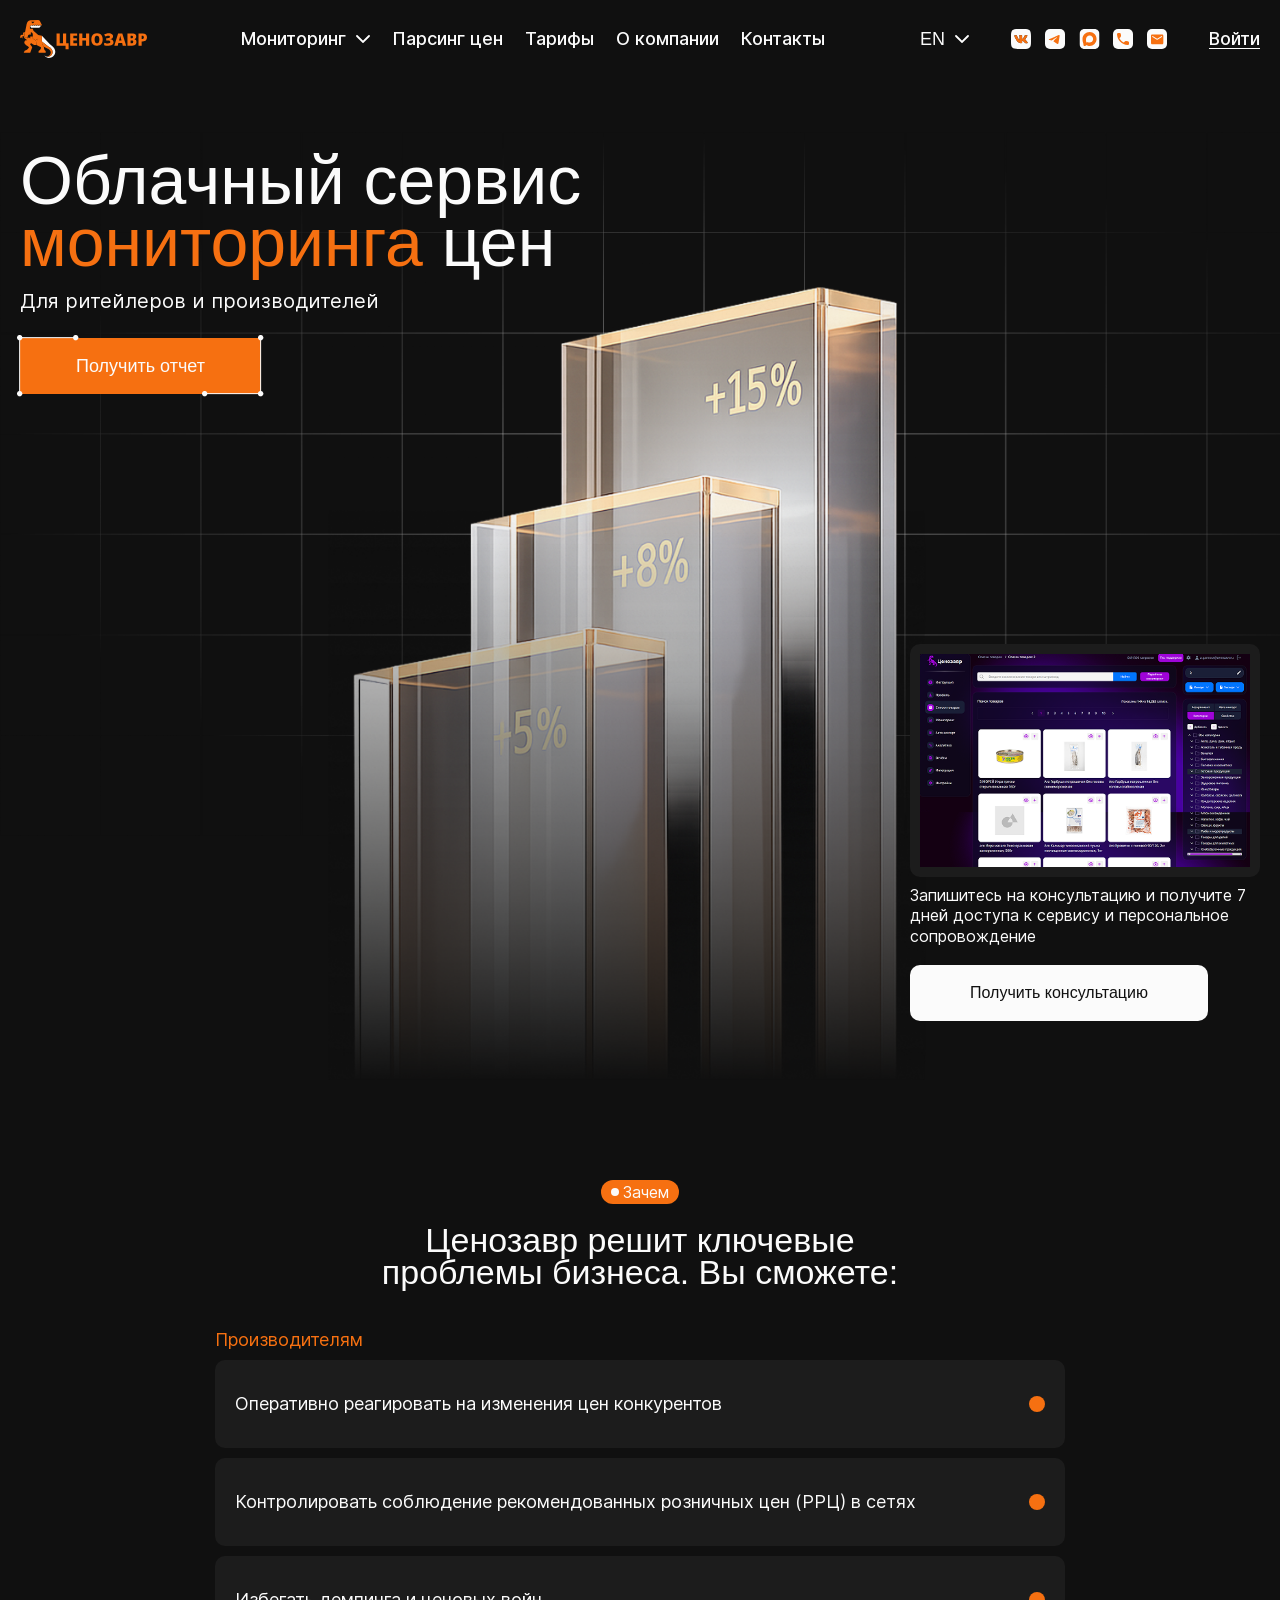
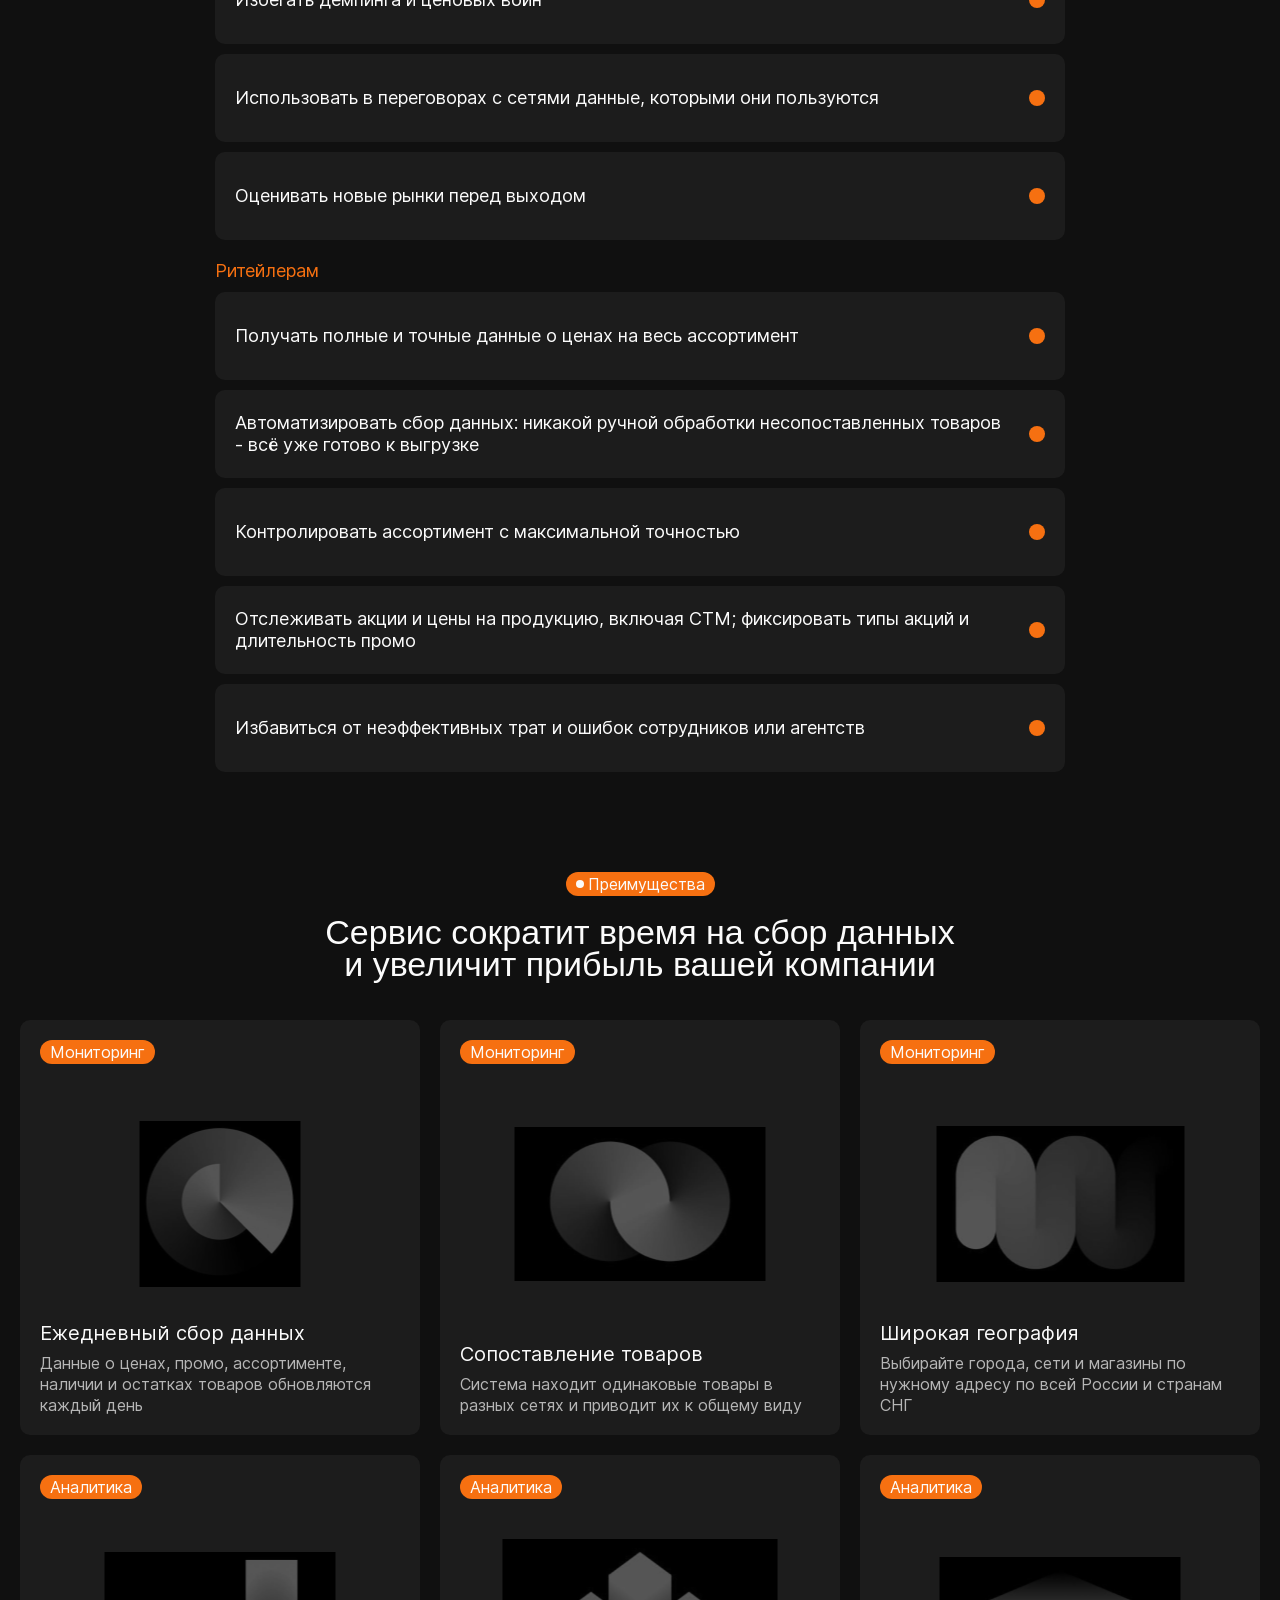
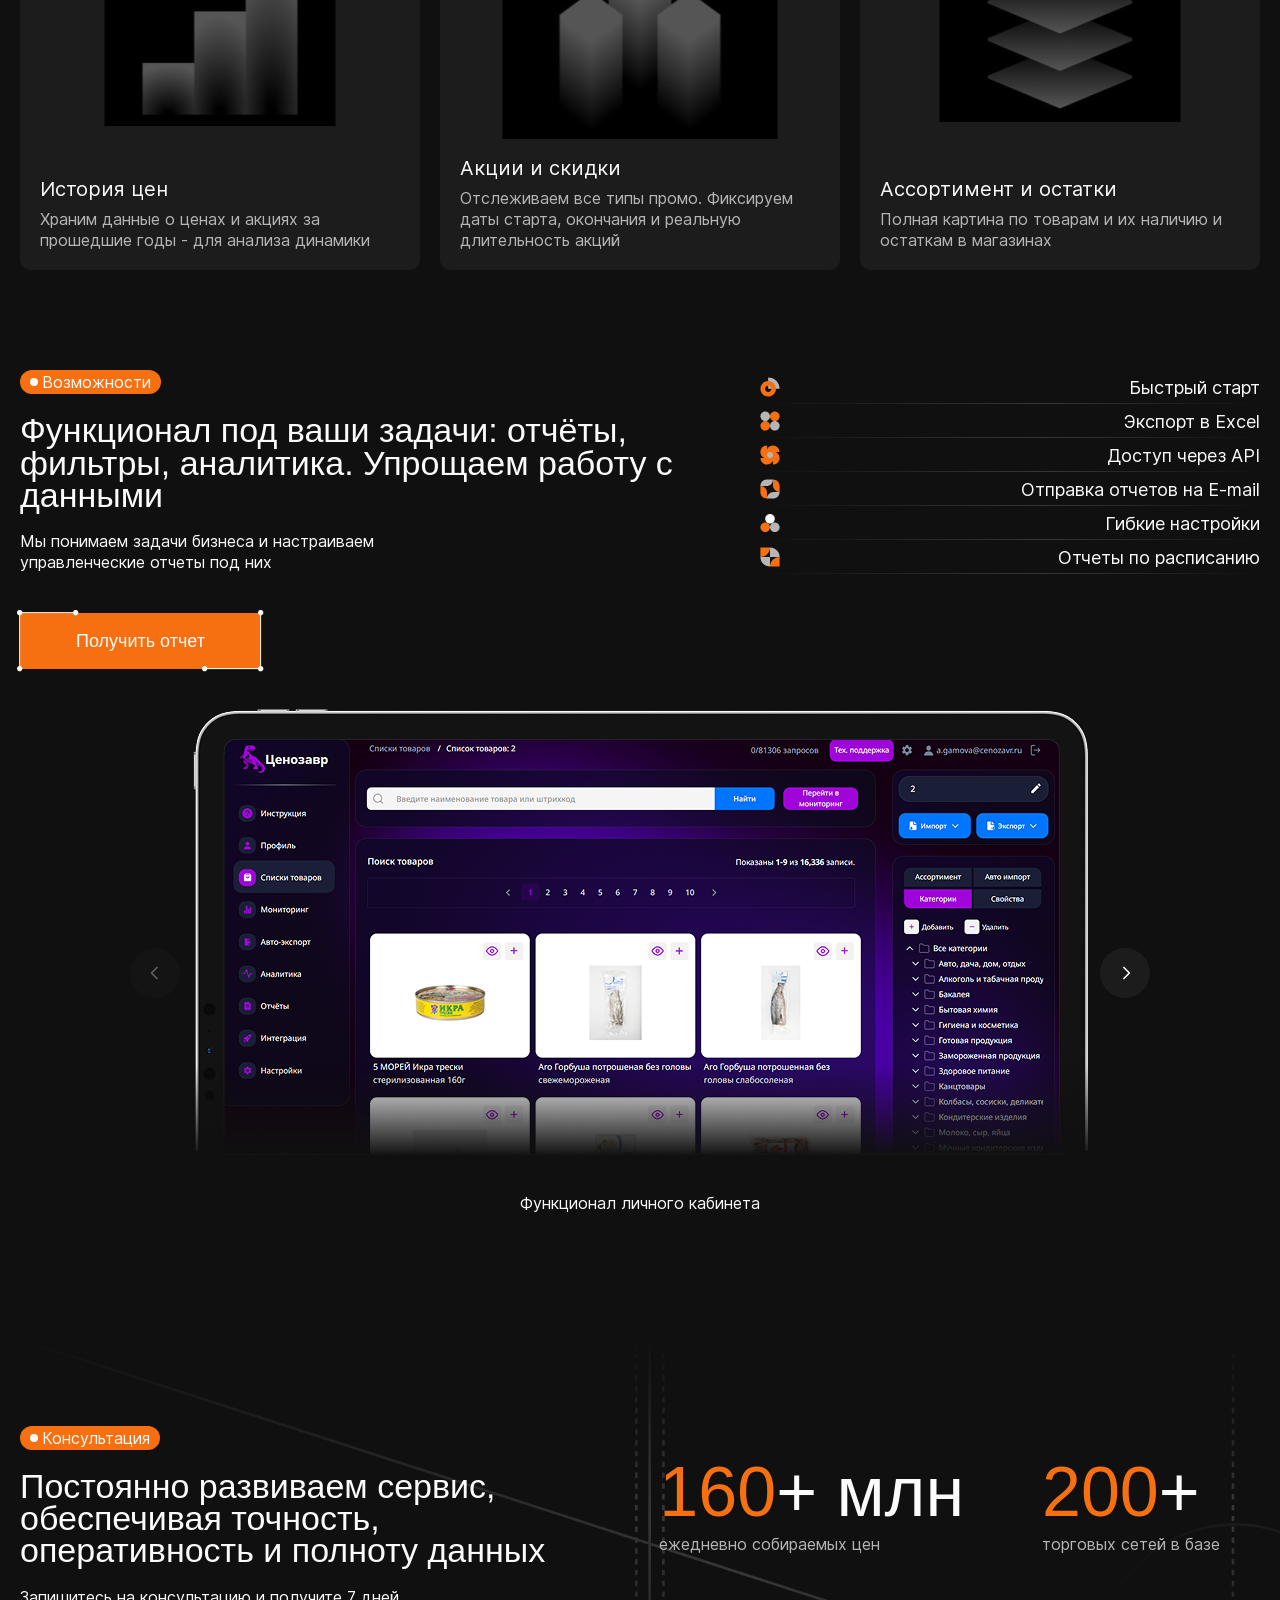
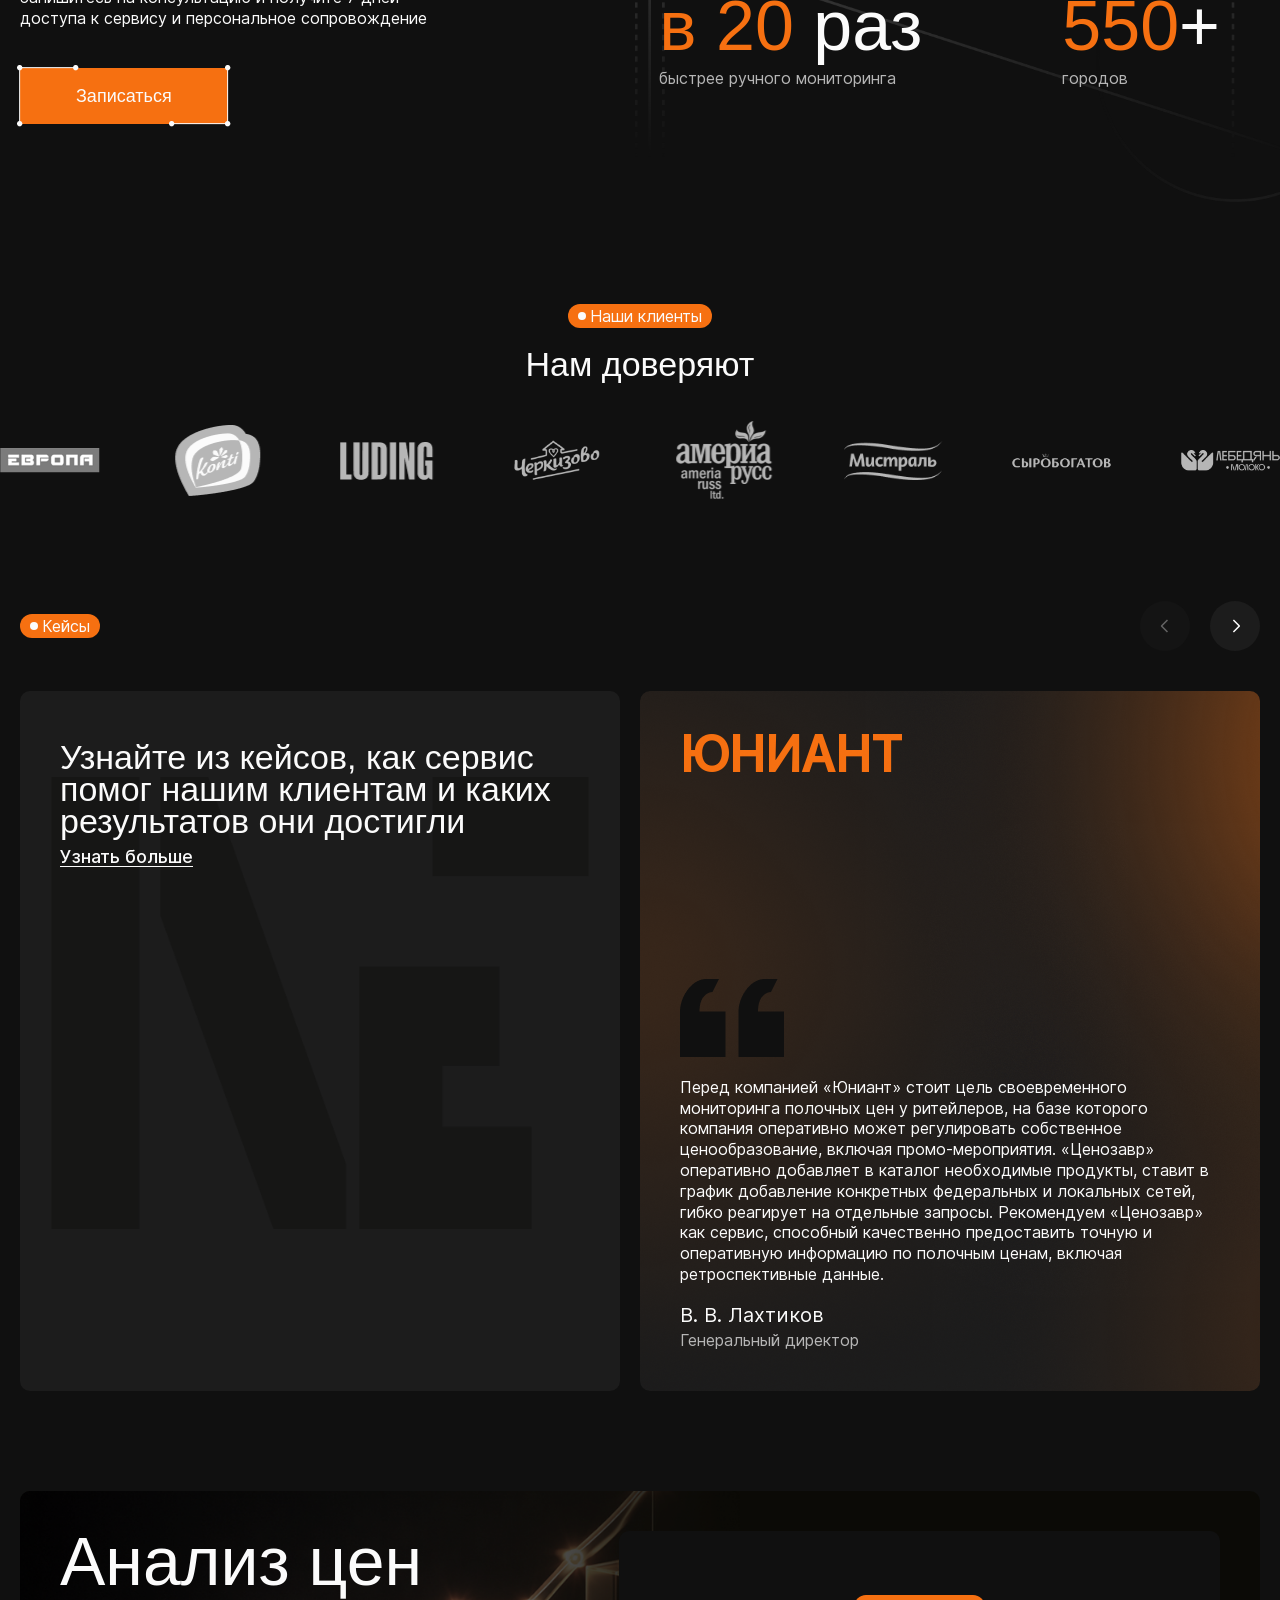
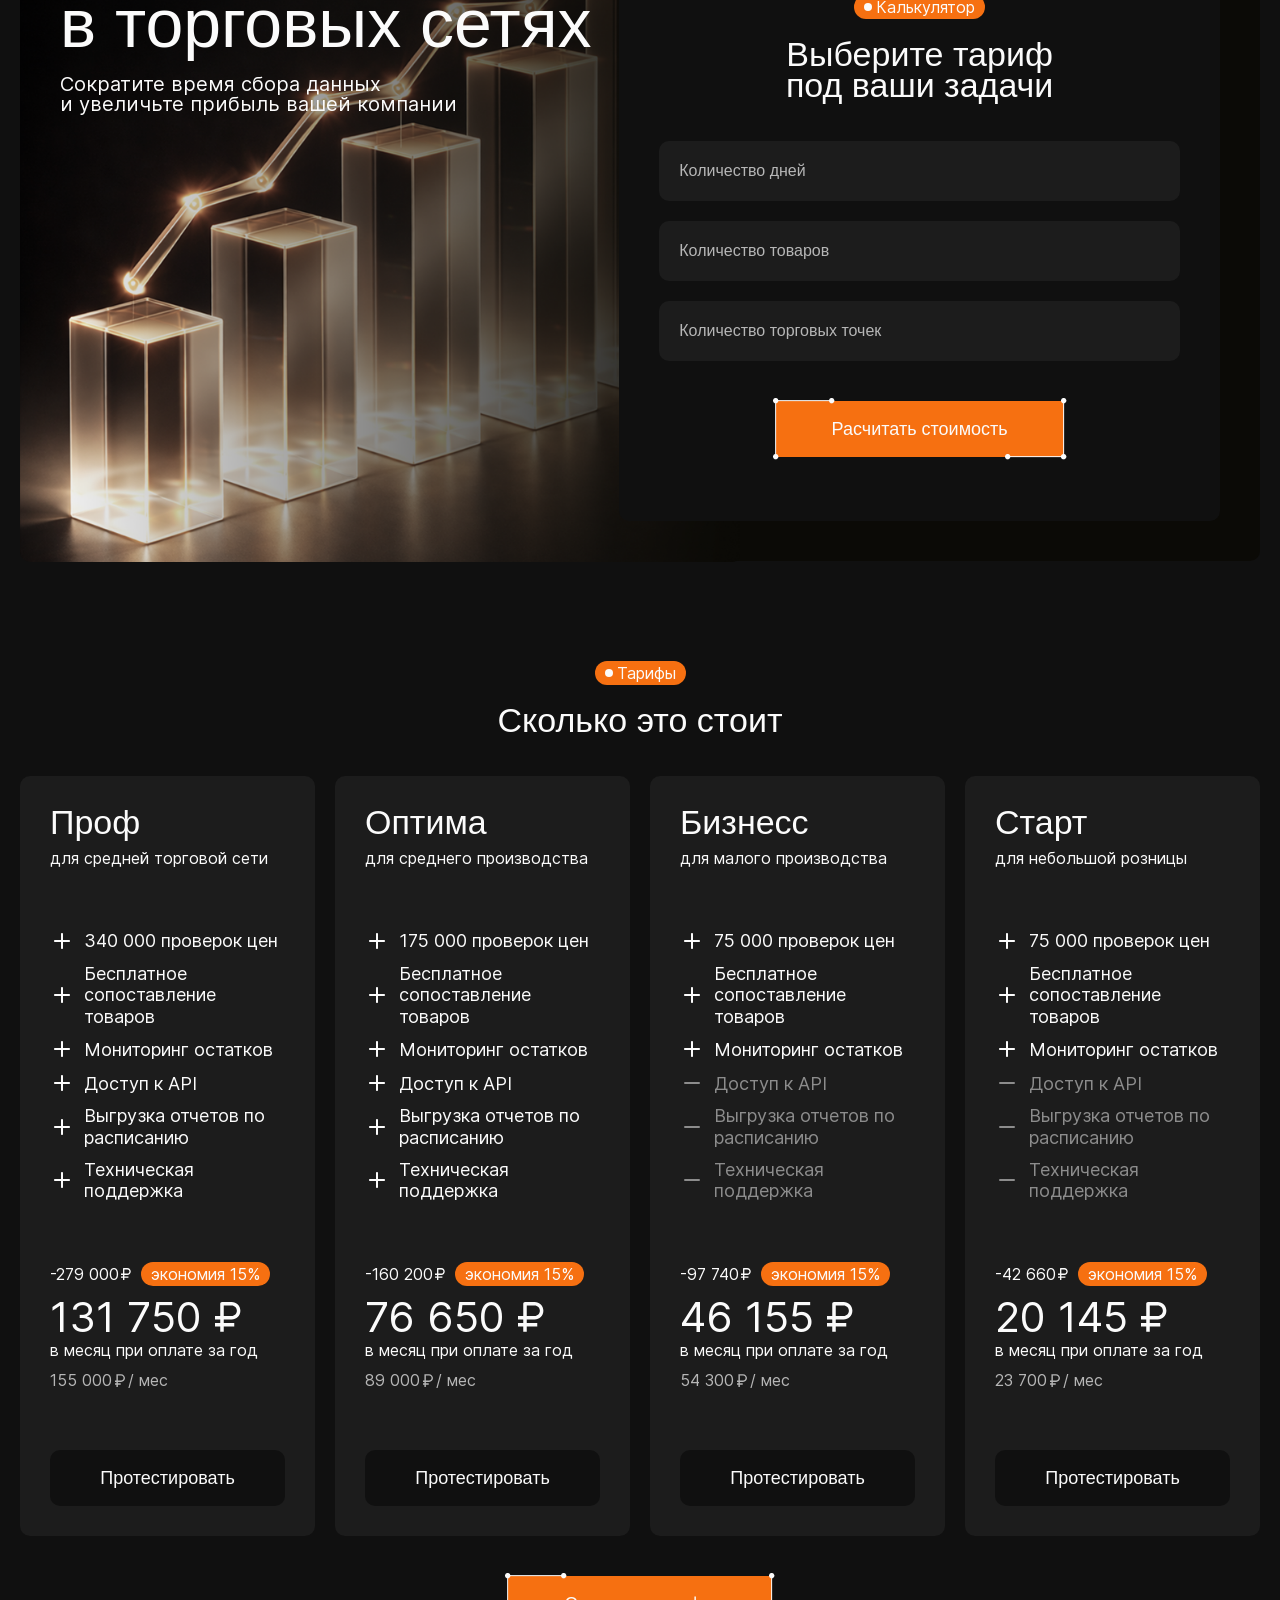
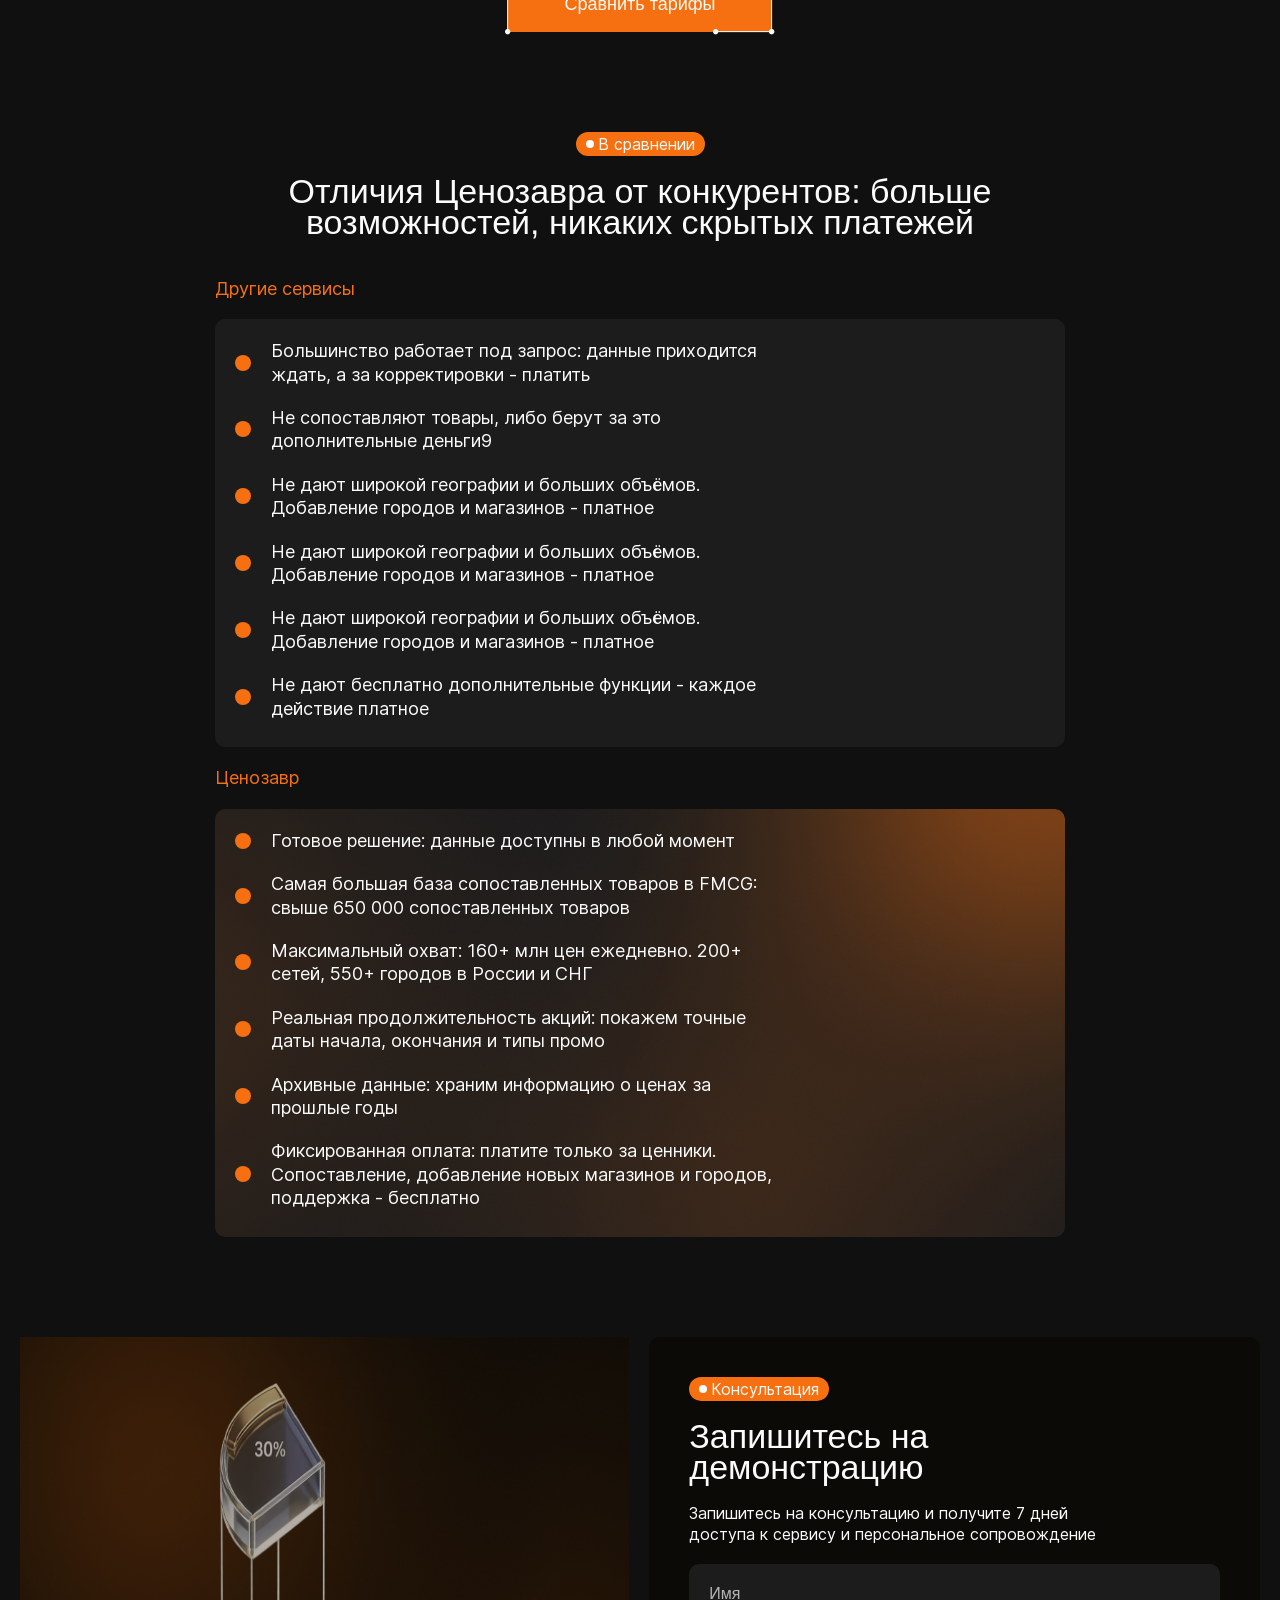
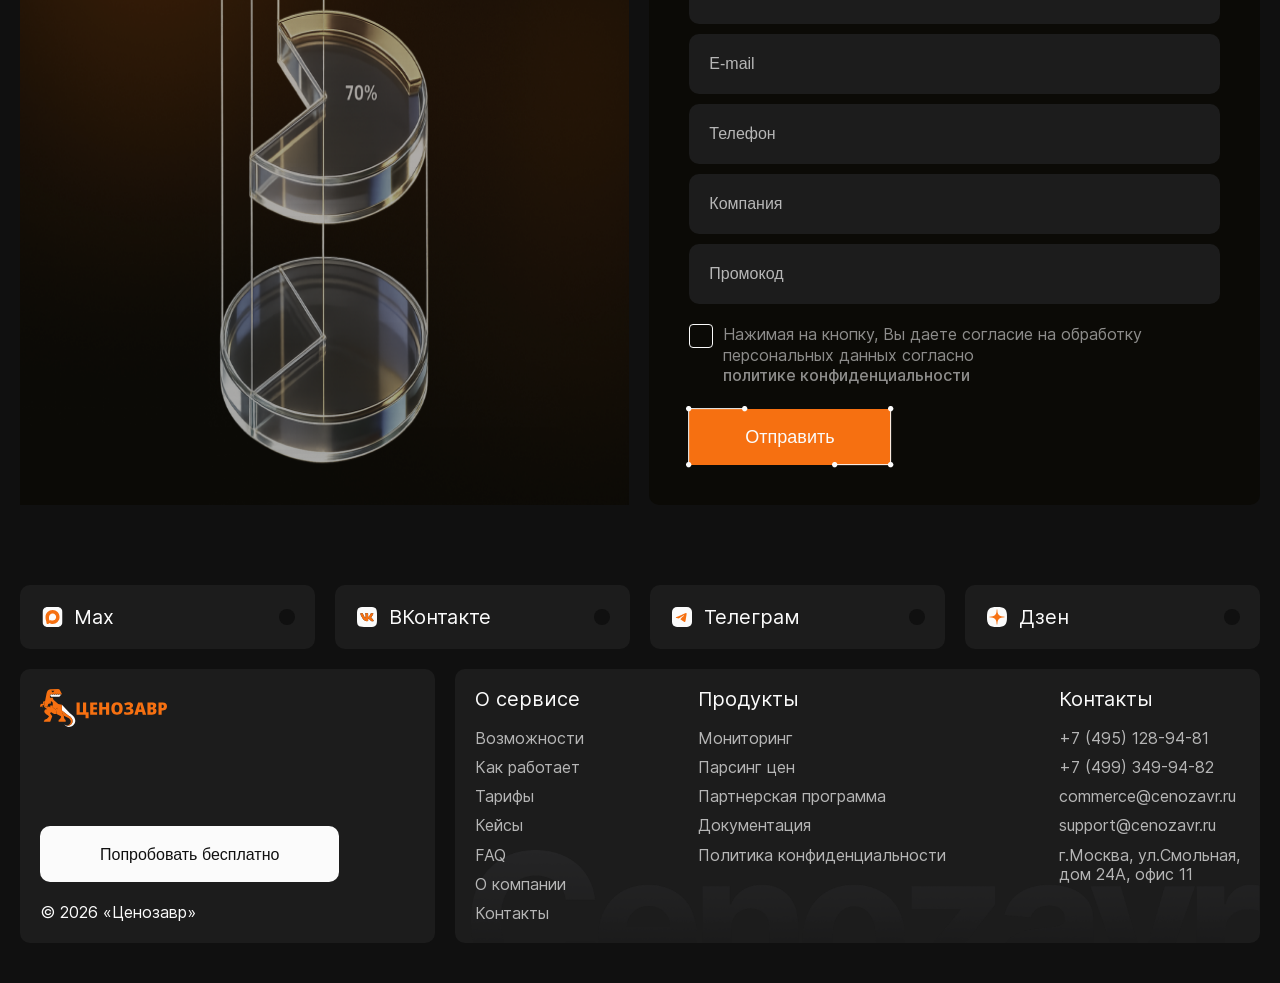
<file: index.html>
<!DOCTYPE html>
<html lang="ru">
<head>
    <meta charset="UTF-8">
    <meta name="viewport"
          content="width=device-width, user-scalable=no, initial-scale=1.0, maximum-scale=1.0, minimum-scale=1.0">
    <meta http-equiv="X-UA-Compatible" content="ie=edge">
    <link rel="stylesheet" href="style.css">
    <link href="https://fonts.cdnfonts.com/css/evolventa" rel="stylesheet">
    <title></title>
</head>
<body>


<header>
    <div class="container">
        <div class="header-main G-align-center G-justify-between">
            <a href="./index.html" class="logo G-flex"><img src="./assets/img/logo.svg" alt="Ценозавр"></a>
            <div class="nav-menu">
                <ul>
                    <li class="menu-drop"><a href="#">Мониторинг <svg class="arrow" width="14" height="8" viewBox="0 0 14 8" fill="none">
                        <path d="M1 1L7 7L13 1" stroke="white" stroke-width="1.8" stroke-linecap="round"></path>
                    </svg></a>

                        <ul class="submenu">
                            <li><a href="#">Тарифы</a></li>
                            <li><a href="#">Контакты</a></li>
                            <li><a href="#">О компании</a></li>
                        </ul>
                    </li>
                    <li><a href="#">Парсинг цен</a></li>
                    <li><a href="#">Тарифы</a></li>
                    <li><a href="#">О компании</a></li>
                    <li><a href="#">Контакты</a></li>
                </ul>
            </div>
            <div class="entrance-flex G-align-center">
                <div class="lang-dropdown">
                    <button class="lang-btn">
                        <span>EN</span>
                        <svg class="arrow" width="14" height="8" viewBox="0 0 14 8" fill="none">
                            <path d="M1 1L7 7L13 1" stroke="white" stroke-width="1.8" stroke-linecap="round"/>
                        </svg>
                    </button>

                    <div class="lang-menu">
                        <a href="#">EN</a>
                        <a href="#">RU</a>
                    </div>
                </div>
                <div class="social-icon G-align-center">
                    <a href="" target="_blank"><img src="./assets/img/icon-vk.svg" alt="vk"></a>
                    <a href="" target="_blank"><img src="./assets/img/icon-telegram.svg" alt="telegram"></a>
                    <a href="" target="_blank"><img src="./assets/img/icon-max.svg" alt="max"></a>
                    <a href="" target="_blank"><img src="./assets/img/icon-call.svg" alt="call"></a>
                    <a href="" target="_blank"><img src="./assets/img/icon-mail.svg" alt="call"></a>
                </div>
                <a href="#" class="link-liner">Войти</a>
                <div class="open-menu">
                    <span></span>
                    <span></span>
                    <span></span>
                </div>
            </div>
        </div>
    </div>
    <div class="menu-mobile">
        <div class="menu-mobile-scr">
            <div class="mobile-menu">
                <div class="footer-menu-hrefs">
                    <h3>О сервисе</h3>
                    <ul>
                        <li><a href="#">Возможности</a></li>
                        <li><a href="#">Как работает</a></li>
                        <li><a href="#">Тарифы</a></li>
                        <li><a href="#">Кейсы</a></li>
                        <li><a href="#">FAQ</a></li>
                        <li><a href="#">О компании</a></li>
                        <li><a href="#">Контакты</a></li>
                    </ul>
                </div>
                <div class="footer-menu-hrefs">
                    <h3>Продукты</h3>
                    <ul>
                        <li><a href="#">Мониторинг</a></li>
                        <li><a href="#">Парсинг цен</a></li>
                        <li><a href="#">Партнерская программа</a></li>
                        <li><a href="#">Документация</a></li>
                        <li><a href="#">Политика конфиденциальности</a></li>
                    </ul>
                </div>
                <div class="footer-menu-hrefs">
                    <h3>Контакты</h3>
                    <ul>
                        <li><a href="#">+7 (495) 128-94-81</a></li>
                        <li><a href="#">+7 (499) 349-94-82</a></li>
                        <li><a href="#">commerce@cenozavr.ru</a></li>
                        <li><a href="#">support@cenozavr.ru</a></li>
                        <li>г.Москва, ул.Смольная, <br> дом 24А, офис 11</li>
                    </ul>
                </div>
            </div>
            <button class="btn-white">Try for free</button>
        </div>
        <div class="cenozavr-menu">
            <img src="./assets/img/cenozavr-menu.png" alt="cenozavr">
        </div>
    </div>
</header>

<section class="cloud-price">
    <div class="container">
        <div class="cloud-price-title G-align-start G-flex-column">
            <h1>Облачный сервис <span>мониторинга</span> цен</h1>
            <h3>Для ритейлеров и производителей</h3>
            <button data-val="modal-form" class="open_modal btn">Получить отчет</button>
        </div>
        <div class="cloud-price-photo G-flex">
            <img src="./assets/img/hero-pik.png" alt="hero-picture">
        </div>
        <div class="cloud-price-cnt G-align-start G-flex-column">
            <div class="cloud-price-scree G-flex">
                <img src="./assets/img/screen.png" alt="screen">
            </div>
            <p>
                Запишитесь на консультацию и получите 7 дней доступа к сервису и персональное сопровождение
            </p>
            <button class="btn-white">Получить консультацию</button>
        </div>
    </div>
</section>

<section class="service-main section-margin">
    <div class="container">
        <div class="for-title G-flex-column G-center">
            <span class="tit-for-what"><span class="circle-dot"></span> Зачем</span>
            <h2>Ценозавр решит ключевые <br> проблемы бизнеса. Вы сможете:</h2>
        </div>
        <div class="service-flex G-align-start">
            <div class="service-boxes">
                <h4>Производителям</h4>
                <div class="service-cards">
                    <div class="service-table G-flex-column">
                        <div class="service-names G-align-start G-justify-between">
                            <span class="names-circle"></span>
                            <h4>Оперативно реагировать на изменения цен конкурентов</h4>
                        </div>
                        <div class="service-names G-align-start G-justify-between">
                            <span class="names-circle"></span>
                            <h4>Контролировать соблюдение рекомендованных розничных цен (РРЦ) в сетях</h4>
                        </div>
                        <div class="service-names G-align-start G-justify-between">
                            <span class="names-circle"></span>
                            <h4>Избегать демпинга и ценовых войн</h4>
                        </div>
                        <div class="service-names G-align-start G-justify-between">
                            <span class="names-circle"></span>
                            <h4>Использовать в переговорах с сетями данные, которыми они пользуются</h4>
                        </div>
                        <div class="service-names G-align-start G-justify-between">
                            <span class="names-circle"></span>
                            <h4>Оценивать новые рынки перед выходом</h4>
                        </div>
                    </div>
                </div>
            </div>

            <div class="service-boxes">
                <h4>Ритейлерам</h4>
                <div class="service-cards">
                    <div class="service-table G-flex-column">
                        <div class="service-names G-align-start G-justify-between">
                            <span class="names-circle"></span>
                            <h4>Получать полные и точные данные о ценах на весь ассортимент</h4>

                        </div>
                        <div class="service-names G-align-start G-justify-between">
                            <span class="names-circle"></span>
                            <h4>Автоматизировать сбор данных: никакой ручной обработки несопоставленных товаров - всё уже готово к выгрузке</h4>
                        </div>
                        <div class="service-names G-align-start G-justify-between">
                            <span class="names-circle"></span>
                            <h4>Контролировать ассортимент с максимальной точностью</h4>
                        </div>
                        <div class="service-names G-align-start G-justify-between">
                            <span class="names-circle"></span>
                            <h4>Отслеживать акции и цены на продукцию, включая СТМ; фиксировать типы акций и длительность промо</h4>

                        </div>
                        <div class="service-names G-align-start G-justify-between">
                            <span class="names-circle"></span>
                            <h4>Избавиться от неэффективных трат и ошибок сотрудников или агентств</h4>
                        </div>
                    </div>
                </div>
            </div>
        </div>
    </div>
</section>
<section class="section-margin">
    <div class="container">
        <div class="for-title G-flex-column G-center">
            <span class="tit-for-what"><span class="circle-dot"></span> Преимущества</span>
            <h2>Сервис сократит время на сбор данных <br> и увеличит прибыль вашей компании</h2>
        </div>
        <div class="advantages-rel">
            <div class="advantages-slider swiper">
                <div class="swiper-wrapper">
                    <div class="swiper-slide">
                        <div class="advantages-box">
                            <span class="tit-for-what">Мониторинг</span>
                            <div class="advantages-photo G-flex">
                                <img src="./assets/img/advantages-1.png" alt="advantages">
                            </div>
                            <div class="advantages-title">
                                <h3>Ежедневный сбор данных</h3>
                                <p>Данные о ценах, промо, ассортименте, наличии                и остатках товаров обновляются каждый день</p>
                            </div>
                        </div>
                    </div>
                    <div class="swiper-slide">
                        <div class="advantages-box">
                            <span class="tit-for-what">Мониторинг</span>
                            <div class="advantages-photo G-flex">
                                <img src="./assets/img/advantages-2.png" alt="advantages">
                            </div>
                            <div class="advantages-title">
                                <h3>Сопоставление товаров</h3>
                                <p>Система находит одинаковые товары в разных сетях      и приводит их к общему виду</p>
                            </div>
                        </div>
                    </div>
                    <div class="swiper-slide">
                        <div class="advantages-box">
                            <span class="tit-for-what">Мониторинг</span>
                            <div class="advantages-photo G-flex">
                                <img src="./assets/img/advantages-3.png" alt="advantages">
                            </div>
                            <div class="advantages-title">
                                <h3>Широкая география</h3>
                                <p>Выбирайте города, сети и магазины по нужному адресу по всей России и странам СНГ</p>
                            </div>
                        </div>
                    </div>
                    <div class="swiper-slide">
                        <div class="advantages-box">
                            <span class="tit-for-what">Аналитика</span>
                            <div class="advantages-photo G-flex">
                                <img src="./assets/img/advantages-4.png" alt="advantages">
                            </div>
                            <div class="advantages-title">
                                <h3>История цен</h3>
                                <p>Храним данные о ценах и акциях за прошедшие годы - для анализа динамики</p>
                            </div>
                        </div>
                    </div>
                    <div class="swiper-slide">
                        <div class="advantages-box">
                            <span class="tit-for-what">Аналитика</span>
                            <div class="advantages-photo G-flex">
                                <img src="./assets/img/advantages-5.png" alt="advantages">
                            </div>
                            <div class="advantages-title">
                                <h3>Акции и скидки</h3>
                                <p>Отслеживаем все типы промо. Фиксируем даты старта, окончания и реальную длительность акций</p>
                            </div>
                        </div>
                    </div>
                    <div class="swiper-slide">
                        <div class="advantages-box">
                            <span class="tit-for-what">Аналитика</span>
                            <div class="advantages-photo G-flex">
                                <img src="./assets/img/advantages-6.png" alt="advantages">
                            </div>
                            <div class="advantages-title">
                                <h3>Ассортимент и остатки</h3>
                                <p>Полная картина по товарам и их наличию                            и остаткам в магазинах</p>
                            </div>
                        </div>
                    </div>
                </div>
            </div>
        </div>
    </div>
</section>
<section class="section-margin">
    <div class="container">
        <div class="possibilities-info G-align-start G-justify-between">
            <div class="possibilities-title G-align-start G-flex-column">
                <div class="possibilities-names G-flex-column G-align-start">
                    <span class="tit-for-what"><span class="circle-dot"></span> Возможности</span>
                    <h2>Функционал под ваши задачи: отчёты, фильтры, аналитика. Упрощаем работу с данными</h2>
                    <p>Мы понимаем задачи бизнеса и настраиваем управленческие отчеты под них</p>
                </div>
                <button data-val="modal-form" class="open_modal btn">Получить отчет</button>

            </div>
            <div class="possibilities-col">
                <div class="possibilities-table G-align-center G-justify-between">
                    <img src="./assets/img/quick.svg" alt="Quick start">
                    <h4>Быстрый старт</h4>
                </div>
                <div class="possibilities-table G-align-center G-justify-between">
                    <img src="./assets/img/fuchka.svg" alt="Export">
                    <h4>Экспорт в Excel</h4>
                </div>
                <div class="possibilities-table G-align-center G-justify-between">
                    <img src="./assets/img/golap.svg" alt="Export">
                    <h4>Доступ через API</h4>
                </div>
                <div class="possibilities-table G-align-center G-justify-between">
                    <img src="./assets/img/morich.svg" alt="Export">
                    <h4>Отправка отчетов на E-mail</h4>
                </div>
                <div class="possibilities-table G-align-center G-justify-between">
                    <img src="./assets/img/lotkon.svg" alt="Export">
                    <h4>Гибкие настройки</h4>
                </div>
                <div class="possibilities-table G-align-center G-justify-between">
                    <img src="./assets/img/jolpai.svg" alt="Export">
                    <h4>Отчеты по расписанию</h4>
                </div>
            </div>
        </div>

        <div class="possibilties-cnt G-flex-column G-align-center">
            <div class="possibilties-slider swiper">
                <div class="swiper-wrapper">
                    <div class="swiper-slide">
                        <div class="possibilties-photo G-flex">
                            <img src="./assets/img/possibilties.png" alt="possibilties">
                        </div>
                    </div>
                    <div class="swiper-slide">
                        <div class="possibilties-photo G-flex">
                            <img src="./assets/img/possibilties.png" alt="possibilties">
                        </div>
                    </div>
                    <div class="swiper-slide">
                        <div class="possibilties-photo G-flex">
                            <img src="./assets/img/possibilties.png" alt="possibilties">
                        </div>
                    </div>
                </div>
            </div>
            <div class="possibiltie-prev swiper-button-prev">
                <i class="icon-arrow-left"></i>
            </div>
            <div class="possibiltie-next swiper-button-next">
                <i class="icon-arrow-right"></i>
            </div>
            <a href="#" class="btn-black">Функционал личного кабинета</a>
        </div>
    </div>
</section>
<section class="section-margin">
    <div class="consultation-sec">
        <div class="container">
            <div class="consultation-flex G-align-center G-justify-between">
                <div class="possibilities-title G-align-start G-flex-column">
                   <div class="possibilities-names G-align-start G-flex-column">
                       <span class="tit-for-what"><span class="circle-dot"></span> Консультация</span>
                       <h2>Постоянно развиваем сервис, обеспечивая точность, оперативность и полноту данных</h2>
                       <p>Запишитесь на консультацию и получите 7 дней доступа к сервису и персональное сопровождение</p>
                   </div>
                    <button data-val="modal-form" class="open_modal btn">Записаться</button>
                </div>
                <div class="consultation-wrap G-flex-wrap">
                    <div class="consultation-info">
                        <strong><span>160</span>+ млн</strong>
                        <p>ежедневно собираемых цен</p>
                    </div>
                    <div class="consultation-info">
                        <strong><span>200</span>+</strong>
                        <p>торговых сетей в базе</p>
                    </div>
                    <div class="consultation-info">
                        <strong> <span>в 20</span> раз</strong>
                        <p>быстрее ручного мониторинга</p>
                    </div>
                    <div class="consultation-info">
                        <strong><span>550</span>+</strong>
                        <p>городов</p>
                    </div>
                </div>
            </div>
        </div>
    </div>
</section>
<section class="section-margin">
    <div class="container">
        <div class="for-title G-align-center G-flex-column">
            <span class="tit-for-what"><span class="circle-dot"></span> Наши клиенты</span>
            <h2>Нам доверяют</h2>
        </div>
    </div>
    <div class="our-klents-logo">
        <div class="swiper our-klents-swiper">
            <div class="swiper-wrapper">
                <div class="swiper-slide">
                    <img src="./assets/img/linia-logo.png" alt="linia-logo">
                </div>
                <div class="swiper-slide">
                    <img src="./assets/img/evropa.png" alt="evropa">
                </div>
                <div class="swiper-slide">
                    <img src="./assets/img/logo-kinti.png" alt="kinti">
                </div>
                <div class="swiper-slide">
                    <img src="./assets/img/logo-luding.png" alt="luding">
                </div>
                <div class="swiper-slide">
                    <img src="./assets/img/cherk.png" alt="cherk">
                </div>
                <div class="swiper-slide">
                    <img src="./assets/img/ameria.png" alt="ameria">
                </div>
                <div class="swiper-slide">
                    <img src="./assets/img/logo-must.png" alt="must">
                </div>
                <div class="swiper-slide">
                    <img src="./assets/img/logo-sirob.png" alt="sirob">
                </div>
                <div class="swiper-slide">
                    <img src="./assets/img/meb.png" alt="meb">
                </div>
            </div>
        </div>

    </div>
</section>

<section class="client-stories section-margin">
    <div class="container">
        <div class="client-stories-tit G-align-center G-justify-between">
            <span class="tit-for-what"><span class="circle-dot"></span> Кейсы</span>
            <div class="client-stories-btn G-center">
                <div class="client-button-prev swiper-button-prev">
                    <i class="icon-arrow-left"></i>
                </div>
                <div class="client-button-next swiper-button-next">
                    <i class="icon-arrow-right"></i>
                </div>
            </div>
        </div>
        <div class="client-stories-cnt G-flex">
            <div class="client-stories-boxes">
                <div class="client-stories-info">
                    <h2>Узнайте из кейсов, как сервис помог нашим клиентам и каких результатов они достигли</h2>
                    <a href="#" class="link-liner">Узнать больше</a>
                </div>
                <div class="client-pic-bg G-flex">
                    <img src="./assets/img/pic-on-bg.png" alt="pic-on-bg">
                </div>
            </div>
            <div class="client-slider-rel">
                <div class="client-slider swiper">
                    <div class="swiper-wrapper">
                        <div class="swiper-slide">
                            <div class="client-stories-col">
                                <div class="logo-uniant G-flex">
                                    ЮНИАНТ
                                </div>
                                <div class="client-stories-text G-flex-column G-align-start">
                                    <img src="./assets/img/vector.png" alt="vector">
                                    <p>
                                        Перед компанией «Юниант» стоит цель своевременного мониторинга полочных цен у ритейлеров, на базе которого компания оперативно может регулировать собственное ценообразование, включая промо-мероприятия. «Ценозавр» оперативно добавляет в каталог необходимые продукты, ставит в график добавление конкретных федеральных и локальных сетей, гибко реагирует на отдельные запросы. Рекомендуем «Ценозавр» как сервис, способный качественно предоставить точную и оперативную информацию по полочным ценам, включая ретроспективные данные.
                                    </p>
                                    <div class="general-manager G-flex-column G-align-start">
                                        <h3>В. В. Лахтиков</h3>
                                        <p>Генеральный директор</p>
                                    </div>
                                </div>
                            </div>
                        </div>
                        <div class="swiper-slide">
                            <div class="client-stories-col">
                                <div class="logo-uniant G-flex">
                                    ЮНИАНТ
                                </div>
                                <div class="client-stories-text G-flex-column G-align-start">
                                    <img src="./assets/img/vector.png" alt="vector">
                                    <p>
                                        Перед компанией «Юниант» стоит цель своевременного мониторинга полочных цен у ритейлеров, на базе которого компания оперативно может регулировать собственное ценообразование, включая промо-мероприятия. «Ценозавр» оперативно добавляет в каталог необходимые продукты, ставит в график добавление конкретных федеральных и локальных сетей, гибко реагирует на отдельные запросы. Рекомендуем «Ценозавр» как сервис, способный качественно предоставить точную и оперативную информацию по полочным ценам, включая ретроспективные данные.
                                    </p>
                                    <div class="general-manager G-flex-column G-align-start">
                                        <h3>В. В. Лахтиков</h3>
                                        <p>Генеральный директор</p>
                                    </div>
                                </div>
                            </div>
                        </div>
                        <div class="swiper-slide">
                            <div class="client-stories-col">
                                <div class="logo-uniant G-flex">
                                    ЮНИАНТ
                                </div>
                                <div class="client-stories-text G-flex-column G-align-start">
                                    <img src="./assets/img/vector.png" alt="vector">
                                    <p>
                                        Перед компанией «Юниант» стоит цель своевременного мониторинга полочных цен у ритейлеров, на базе которого компания оперативно может регулировать собственное ценообразование, включая промо-мероприятия. «Ценозавр» оперативно добавляет в каталог необходимые продукты, ставит в график добавление конкретных федеральных и локальных сетей, гибко реагирует на отдельные запросы. Рекомендуем «Ценозавр» как сервис, способный качественно предоставить точную и оперативную информацию по полочным ценам, включая ретроспективные данные.
                                    </p>
                                    <div class="general-manager G-flex-column G-align-start">
                                        <h3>В. В. Лахтиков</h3>
                                        <p>Генеральный директор</p>
                                    </div>
                                </div>
                            </div>
                        </div>
                    </div>
                </div>
            </div>
        </div>
    </div>
</section>
<section class="prices-city-section section-margin">
    <div class="container">

        <div class="prices-city-flex G-align-start G-justify-between">
            <div class="prices-city-photo G-flex">
                <img src="./assets/img/prices.png" alt="prices">
            </div>
            <div class="prices-city-info">
                <h1>Анализ цен
                    <br> в торговых сетях</h1>
                <h3>Сократите время сбора данных
                    <br> и увеличьте прибыль вашей компании</h3>
            </div>
            <div class="prices-form G-flex-column G-center">
                <div class="prices-form-tit G-flex-column G-align-center">
                    <span class="tit-for-what"><span class="circle-dot"></span> Калькулятор</span>
                    <h2>Выберите тариф <br> под ваши задачи</h2>
                </div>
                <div class="form-input-col G-flex-column">
                    <div class="form-input">
                        <label>
                            <input type="text" placeholder="Количество дней">
                        </label>
                    </div>
                    <div class="form-input">
                        <label>
                            <input type="text" placeholder="Количество товаров">
                        </label>
                    </div>
                    <div class="form-input">
                        <label>
                            <input type="text" placeholder="Количество торговых точек">
                        </label>
                    </div>
                </div>
                <button class="btn">Расчитать стоимость</button>
            </div>
        </div>
    </div>
</section>
<section class="section-margin">
    <div class="container">
        <div class="prices-form-tit G-flex-column G-align-center">
            <span class="tit-for-what"><span class="circle-dot"></span> Тарифы</span>
            <h2>Сколько это стоит</h2>
        </div>
        <div class="tariffs-rel">
            <div class="swiper tariffs-slider">
                <div class="swiper-wrapper">
                    <div class="swiper-slide">
                        <div class="tariffs-card">
                            <div class="tariffs-title G-flex-column G-align-start">
                                <h2>Проф</h2>
                                <p>для средней торговой сети</p>
                            </div>
                            <div class="tariffs-text">
                                <ul>
                                    <li><i class="icon-plus"></i> 340 000 проверок цен</li>
                                    <li><i class="icon-plus"></i> Бесплатное сопоставление товаров</li>
                                    <li><i class="icon-plus"></i> Мониторинг остатков</li>
                                    <li><i class="icon-plus"></i> Доступ к API</li>
                                    <li><i class="icon-plus"></i> Выгрузка отчетов по расписанию</li>
                                    <li><i class="icon-plus"></i> Техническая поддержка</li>
                                </ul>
                            </div>
                            <div class="tariffs-items">
                                <div class="tariffs-minus G-align-center">
                                    <small>-279 000 <i class="icon-ruble"></i></small>
                                    <span class="tit-for-what">экономия 15%</span>
                                </div>
                                <div class="tariffs-minus-price G-align-center">
                                    <strong>131 750</strong>
                                    <i class="icon-ruble"></i>
                                </div>
                                <p>в месяц при оплате за год</p>
                                <span class="midle-price">155 000 <i class="mdi-ruble"></i> / мес</span>
                            </div>
                            <button class="btn-text">Протестировать</button>
                        </div>
                    </div>
                    <div class="swiper-slide">
                        <div class="tariffs-card">
                            <div class="tariffs-title G-flex-column G-align-start">
                                <h2>Оптима</h2>
                                <p>для среднего производства</p>
                            </div>
                            <div class="tariffs-text">
                                <ul>
                                    <li><i class="icon-plus"></i> 175 000 проверок цен</li>
                                    <li><i class="icon-plus"></i> Бесплатное сопоставление товаров</li>
                                    <li><i class="icon-plus"></i> Мониторинг остатков</li>
                                    <li><i class="icon-plus"></i> Доступ к API</li>
                                    <li><i class="icon-plus"></i> Выгрузка отчетов по расписанию</li>
                                    <li><i class="icon-plus"></i> Техническая поддержка</li>
                                </ul>
                            </div>
                            <div class="tariffs-items">
                                <div class="tariffs-minus G-align-center">
                                    <small>-160 200 <i class="icon-ruble"></i></small>
                                    <span class="tit-for-what">экономия 15%</span>
                                </div>
                                <div class="tariffs-minus-price G-align-center">
                                    <strong>76 650</strong>
                                    <i class="icon-ruble"></i>
                                </div>
                                <p>в месяц при оплате за год</p>
                                <span class="midle-price">89 000 <i class="mdi-ruble"></i> / мес</span>
                            </div>
                            <button class="btn-text">Протестировать</button>
                        </div>
                    </div>
                    <div class="swiper-slide">
                        <div class="tariffs-card">
                            <div class="tariffs-title G-flex-column G-align-start">
                                <h2>Бизнесс</h2>
                                <p>для малого производства</p>
                            </div>
                            <div class="tariffs-text">
                                <ul>
                                    <li><i class="icon-plus"></i> 75 000 проверок цен</li>
                                    <li><i class="icon-plus"></i> Бесплатное сопоставление товаров</li>
                                    <li><i class="icon-plus"></i> Мониторинг остатков</li>
                                    <li class="traf-minus"><i class="icon-minus"></i> Доступ к API</li>
                                    <li class="traf-minus"><i class="icon-minus"></i> Выгрузка отчетов по расписанию</li>
                                    <li class="traf-minus"><i class="icon-minus"></i> Техническая поддержка</li>
                                </ul>
                            </div>
                            <div class="tariffs-items">
                                <div class="tariffs-minus G-align-center">
                                    <small>-97 740 <i class="icon-ruble"></i></small>
                                    <span class="tit-for-what">экономия 15%</span>
                                </div>
                                <div class="tariffs-minus-price G-align-center">
                                    <strong>46 155</strong>
                                    <i class="icon-ruble"></i>
                                </div>
                                <p>в месяц при оплате за год</p>
                                <span class="midle-price">54 300 <i class="mdi-ruble"></i> / мес</span>
                            </div>
                            <button class="btn-text">Протестировать</button>
                        </div>
                    </div>
                    <div class="swiper-slide">
                        <div class="tariffs-card">
                            <div class="tariffs-title G-flex-column G-align-start">
                                <h2>Старт</h2>
                                <p>для небольшой розницы</p>
                            </div>
                            <div class="tariffs-text">
                                <ul>
                                    <li><i class="icon-plus"></i> 75 000 проверок цен</li>
                                    <li><i class="icon-plus"></i> Бесплатное сопоставление товаров</li>
                                    <li><i class="icon-plus"></i> Мониторинг остатков</li>
                                    <li class="traf-minus"><i class="icon-minus"></i> Доступ к API</li>
                                    <li class="traf-minus"><i class="icon-minus"></i> Выгрузка отчетов по расписанию</li>
                                    <li class="traf-minus"><i class="icon-minus"></i> Техническая поддержка</li>
                                </ul>
                            </div>
                            <div class="tariffs-items">
                                <div class="tariffs-minus G-align-center">
                                    <small>-42 660 <i class="icon-ruble"></i></small>
                                    <span class="tit-for-what">экономия 15%</span>
                                </div>
                                <div class="tariffs-minus-price G-align-center">
                                    <strong>20 145</strong>
                                    <i class="icon-ruble"></i>
                                </div>
                                <p>в месяц при оплате за год</p>
                                <span class="midle-price">23 700 <i class="mdi-ruble"></i> / мес</span>
                            </div>
                            <button class="btn-text">Протестировать</button>
                        </div>
                    </div>

                </div>
            </div>
        </div>
        <div class="compare-rates G-center">
            <button class="btn">Сравнить тарифы</button>
        </div>

    </div>
</section>
<section class=" section-margin">
    <div class="container">
        <div class="prices-form-tit G-flex-column G-center">
            <span class="tit-for-what"><span class="circle-dot"></span> В сравнении</span>
            <h2>Отличия Ценозавра от конкурентов: больше <br>  возможностей, никаких скрытых платежей</h2>
        </div>

        <div class="comparison-main service-flex G-align-start">
            <div class="service-boxes">
                <h4>Другие сервисы</h4>
                <div class="comparison-cards G-flex-column">
                        <div class="service-names G-align-center G-justify-between">
                            <span class="names-circle"></span>
                            <h4>Большинство работает под запрос: данные приходится ждать, а за корректировки - платить</h4>
                        </div>
                        <div class="service-names G-align-center G-justify-between">
                            <span class="names-circle"></span>
                            <h4>Не сопоставляют товары, либо берут за это дополнительные деньги9</h4>
                        </div>
                        <div class="service-names G-align-center G-justify-between">
                            <span class="names-circle"></span>
                            <h4>Не дают широкой географии и больших объёмов. Добавление городов и магазинов - платное</h4>
                        </div>
                        <div class="service-names G-align-center G-justify-between">
                            <span class="names-circle"></span>
                            <h4>Не дают широкой географии и больших объёмов. Добавление городов и магазинов - платное</h4>
                        </div>
                        <div class="service-names G-align-center G-justify-between">
                            <span class="names-circle"></span>
                            <h4>Не дают широкой географии и больших объёмов. Добавление городов и магазинов - платное</h4>
                        </div>
                        <div class="service-names G-align-center G-justify-between">
                            <span class="names-circle"></span>
                            <h4>Не дают бесплатно дополнительные функции - каждое действие платное</h4>
                        </div>
                    </div>
            </div>

            <div class="service-boxes">
                <h4>Ценозавр</h4>
                <div class="comparison-cards comparison-cards-fon G-flex-column">
                        <div class="service-names G-align-center G-justify-between">
                            <span class="names-circle"></span>
                            <h4>Готовое решение: данные доступны в любой момент</h4>
                        </div>
                        <div class="service-names G-align-center G-justify-between">
                            <span class="names-circle"></span>
                            <h4>Самая большая база сопоставленных товаров в FMCG: свыше 650 000 сопоставленных товаров</h4>
                        </div>
                        <div class="service-names G-align-center G-justify-between">
                            <span class="names-circle"></span>
                            <h4>Максимальный охват: 160+ млн цен ежедневно. 200+ сетей, 550+ городов в России и СНГ</h4>
                        </div>
                        <div class="service-names G-align-center G-justify-between">
                            <span class="names-circle"></span>
                            <h4>Реальная продолжительность акций: покажем точные даты начала, окончания и типы промо</h4>
                        </div>
                        <div class="service-names G-align-center G-justify-between">
                            <span class="names-circle"></span>
                            <h4>Архивные данные: храним информацию о ценах за прошлые годы</h4>
                        </div>
                        <div class="service-names G-align-center G-justify-between">
                            <span class="names-circle"></span>
                            <h4>Фиксированная оплата: платите только за ценники. Сопоставление, добавление новых магазинов и городов, поддержка - бесплатно</h4>
                        </div>

                    </div>
            </div>
        </div>
    </div>
</section>
<section class="contact-section section-margin">
    <div class="container">
        <div class="contact-flex G-flex">
            <div class="contact-photo G-flex">
                <img src="./assets/img/touch-pic.png" alt="touch">
            </div>
            <div class="contact-form G-flex-column G-justify-between">
                <div class="prices-form-tit G-flex-column G-align-start">
                    <span class="tit-for-what"><span class="circle-dot"></span> Консультация</span>
                    <h2>Запишитесь на демонстрацию</h2>
                    <p>
                        Запишитесь на консультацию и получите 7 дней доступа к сервису и персональное сопровождение
                    </p>
                </div>
                <form action="">
                    <div class="form-input-col G-flex-column">
                        <div class="form-input">
                            <label>
                                <input type="text" placeholder="Имя">
                            </label>
                        </div>
                        <div class="form-input">
                            <label>
                                <input type="text" placeholder="E-mail">
                            </label>
                        </div>
                        <div class="form-input">
                            <label>
                                <input type="text" placeholder="Телефон">
                            </label>
                        </div>
                        <div class="form-input">
                            <label>
                                <input type="text" placeholder="Компания">
                            </label>
                        </div>
                        <div class="form-input">
                            <label>
                                <input type="text" placeholder="Промокод">
                            </label>
                        </div>

                    </div>
                    <label class="form-check">
                        <small>Нажимая на кнопку, Вы даете согласие на обработку персональных данных согласно <a
                                href="#">политике конфиденциальности</a></small>
                        <input type="checkbox">
                        <span class="checkmark"></span>
                    </label>
                    <button data-val="modal-form" class="open_modal btn">Отправить</button>

                </form>
            </div>
        </div>
    </div>
</section>
<footer>
    <div class="container">
        <div class="footer-social G-align-center">
            <a href="#" class="social-href">
                <span class="social-name">
                    <img src="./assets/img/icon-max.svg" alt="max">
                    Max
                </span>
                <span class="names-circle"></span>
            </a>
            <a href="#" class="social-href">
                <span class="social-name">
                    <img src="./assets/img/icon-vk.svg" alt="vk">
                    ВКонтакте
                </span>
                <span class="names-circle"></span>
            </a>
            <a href="#" class="social-href">
                <span class="social-name">
                    <img src="./assets/img/icon-telegram.svg" alt="vk">
                    Телеграм
                </span>
                <span class="names-circle"></span>
            </a>
            <a href="#" class="social-href">
                <span class="social-name">
                    <img src="./assets/img/icon-dzen.svg" alt="vk">
                    Дзен
                </span>
                <span class="names-circle"></span>
            </a>
        </div>
        <div class="footer-main G-flex">
            <div class="footer-cnt G-flex-column G-align-start">
                <div class="mobail-social-flex">
                    <a href="./index.html" class="logo G-flex"><img src="./assets/img/logo.svg" alt="Ценозавр"></a>
                    <div class="mobail-social G-align-center">
                        <a href="#">
                            <img src="./assets/img/icon-max.svg" alt="max">
                            Max
                        </a>
                        <a href="#">
                            <img src="./assets/img/icon-vk.svg" alt="vk">
                            ВКонтакте
                        </a>
                        <a href="#">
                            <img src="./assets/img/icon-telegram.svg" alt="vk">
                            Телеграм
                        </a>
                        <a href="#">
                            <img src="./assets/img/icon-dzen.svg" alt="vk">
                            Дзен
                        </a>
                    </div>

                </div>
                <div class="footer-cnt-col G-flex-column G-align-start">
                    <button class="btn-white">Попробовать бесплатно</button>
                    <p>© 2026 «Ценозавр»</p>
                </div>
            </div>
            <div class="footer-menu">
               <div class="footer-menu-flex  G-align-start">
                   <div class="footer-menu-hrefs">
                       <h3>О сервисе</h3>
                       <ul>
                           <li><a href="#">Возможности</a></li>
                           <li><a href="#">Как работает</a></li>
                           <li><a href="#">Тарифы</a></li>
                           <li><a href="#">Кейсы</a></li>
                           <li><a href="#">FAQ</a></li>
                           <li><a href="#">О компании</a></li>
                           <li><a href="#">Контакты</a></li>
                       </ul>
                   </div>
                   <div class="footer-menu-hrefs">
                       <h3>Продукты</h3>
                       <ul>
                           <li><a href="#">Мониторинг</a></li>
                           <li><a href="#">Парсинг цен</a></li>
                           <li><a href="#">Партнерская программа</a></li>
                           <li><a href="#">Документация</a></li>
                           <li><a href="#">Политика конфиденциальности</a></li>
                       </ul>
                   </div>
                   <div class="footer-menu-hrefs">
                       <h3>Контакты</h3>
                       <ul>
                           <li><a href="#">+7 (495) 128-94-81</a></li>
                           <li><a href="#">+7 (499) 349-94-82</a></li>
                           <li><a href="#">commerce@cenozavr.ru</a></li>
                           <li><a href="#">support@cenozavr.ru</a></li>
                           <li>г.Москва, ул.Смольная, <br> дом 24А, офис 11</li>
                       </ul>
                   </div>
               </div>
                <div class="cenozavr-logo G-flex">
                    <img src="./assets/img/cenozavr.png" class="cenozavr-desctop" alt="cenozavr">
                    <img src="./assets/img/cenozavr-mob.png" class="cenozavr-mob" alt="cenozavr">
                </div>
            </div>
        </div>
    </div>
</footer>


<div id="modal-form"  class="modal">
    <div class="modal-content">
        <div class="modal-main">
            <div class="close"></div>
            <div class="prices-form-tit G-flex-column G-align-start">
                <span class="tit-for-what"><span class="circle-dot"></span> Консультация</span>
                <h2>Запишитесь на демонстрацию</h2>
                <p>
                    Запишитесь на консультацию и получите 7 дней доступа к сервису и персональное сопровождение
                </p>
            </div>
            <form action="">
                <div class="form-input-col G-flex-column">
                    <div class="form-input">
                        <label>
                            <input type="text" placeholder="Имя">
                        </label>
                    </div>
                    <div class="form-input">
                        <label>
                            <input type="text" placeholder="E-mail">
                        </label>
                    </div>
                    <div class="form-input">
                        <label>
                            <input type="text" placeholder="Телефон">
                        </label>
                    </div>
                    <div class="form-input">
                        <label>
                            <input type="text" placeholder="Компания">
                        </label>
                    </div>
                    <div class="form-input">
                        <label>
                            <input type="text" placeholder="Промокод">
                        </label>
                    </div>

                </div>
                <label class="form-check">
                    <small>Нажимая на кнопку, Вы даете согласие на обработку персональных данных согласно <a
                            href="#">политике конфиденциальности</a></small>
                    <input type="checkbox">
                    <span class="checkmark"></span>
                </label>
                <button data-val="modal-form" class="open_modal btn">Отправить</button>

            </form>
        </div>
    </div>
</div>



<script src="assets/js/jquery-3.6.4.js"></script>
<script src="assets/js/swiper-bundle.min.js"></script>
<script src="assets/js/script.js"></script>
</body>
</html>
</file>
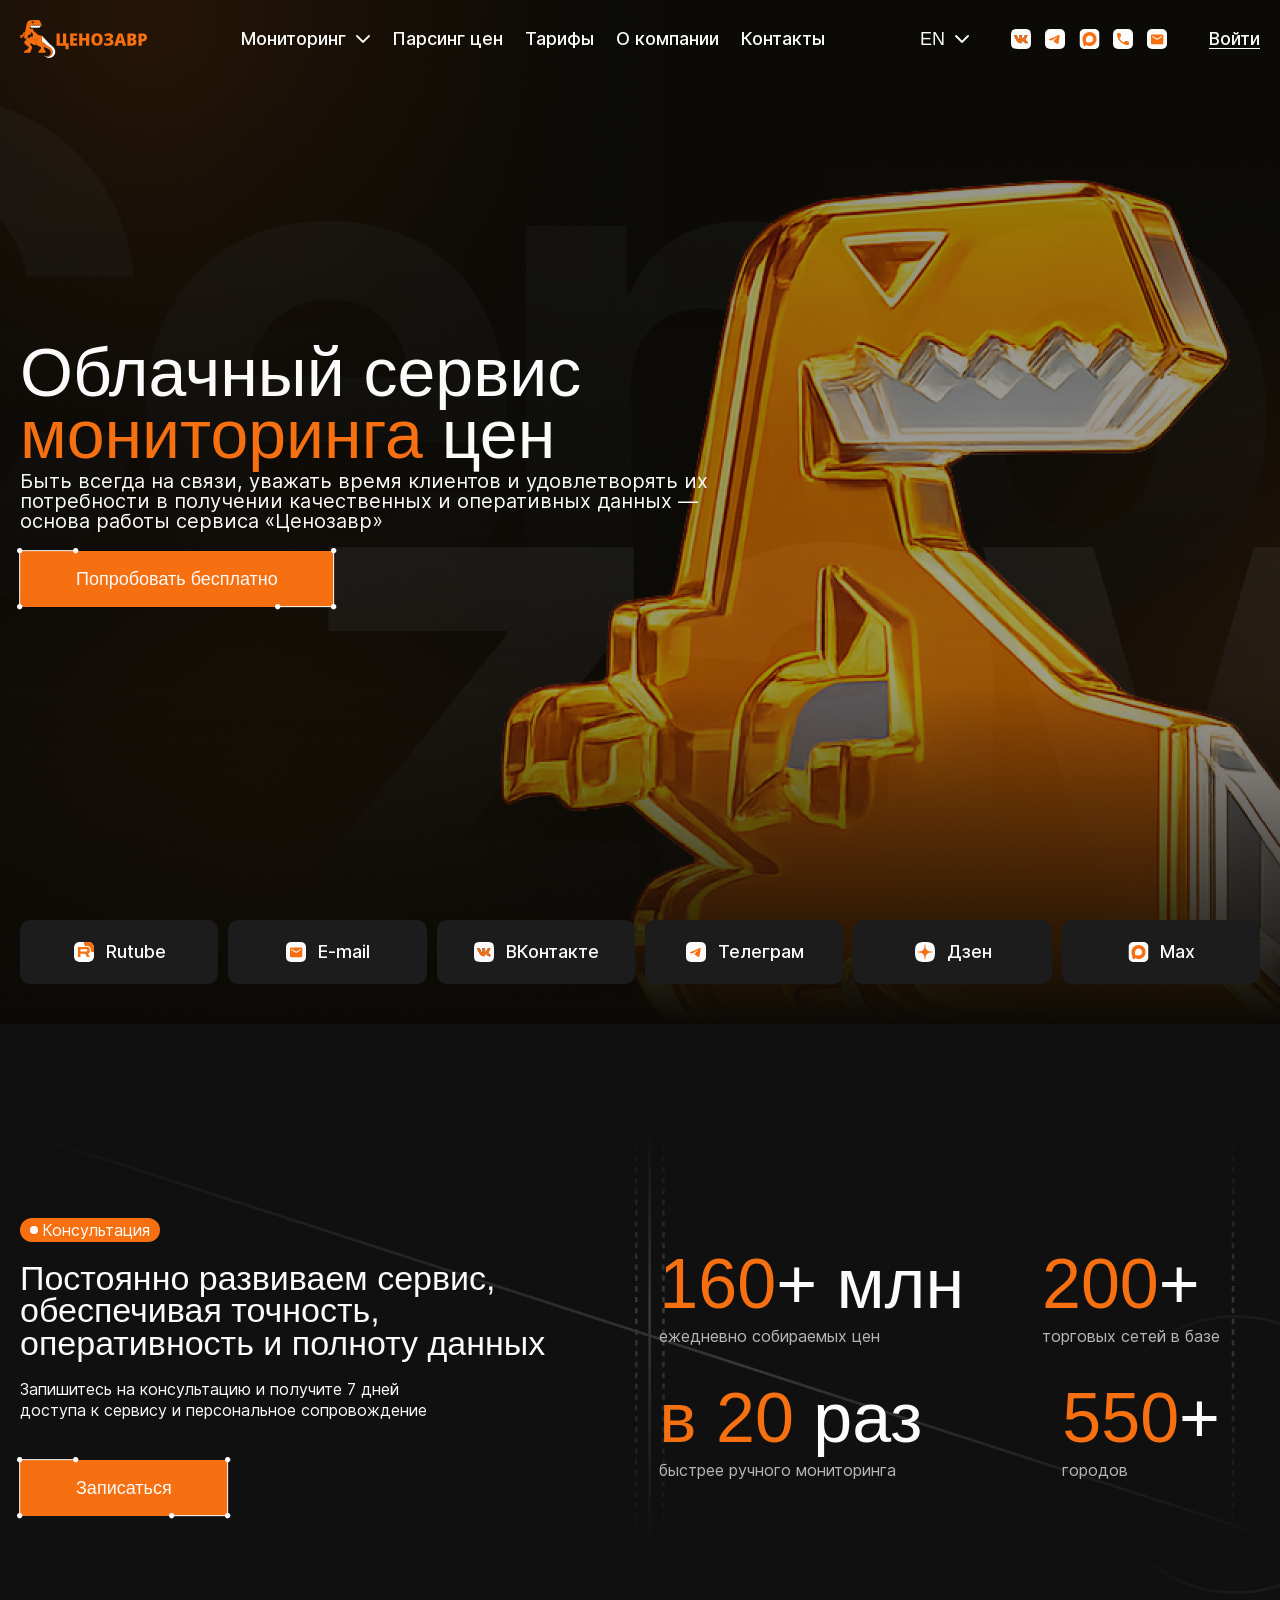
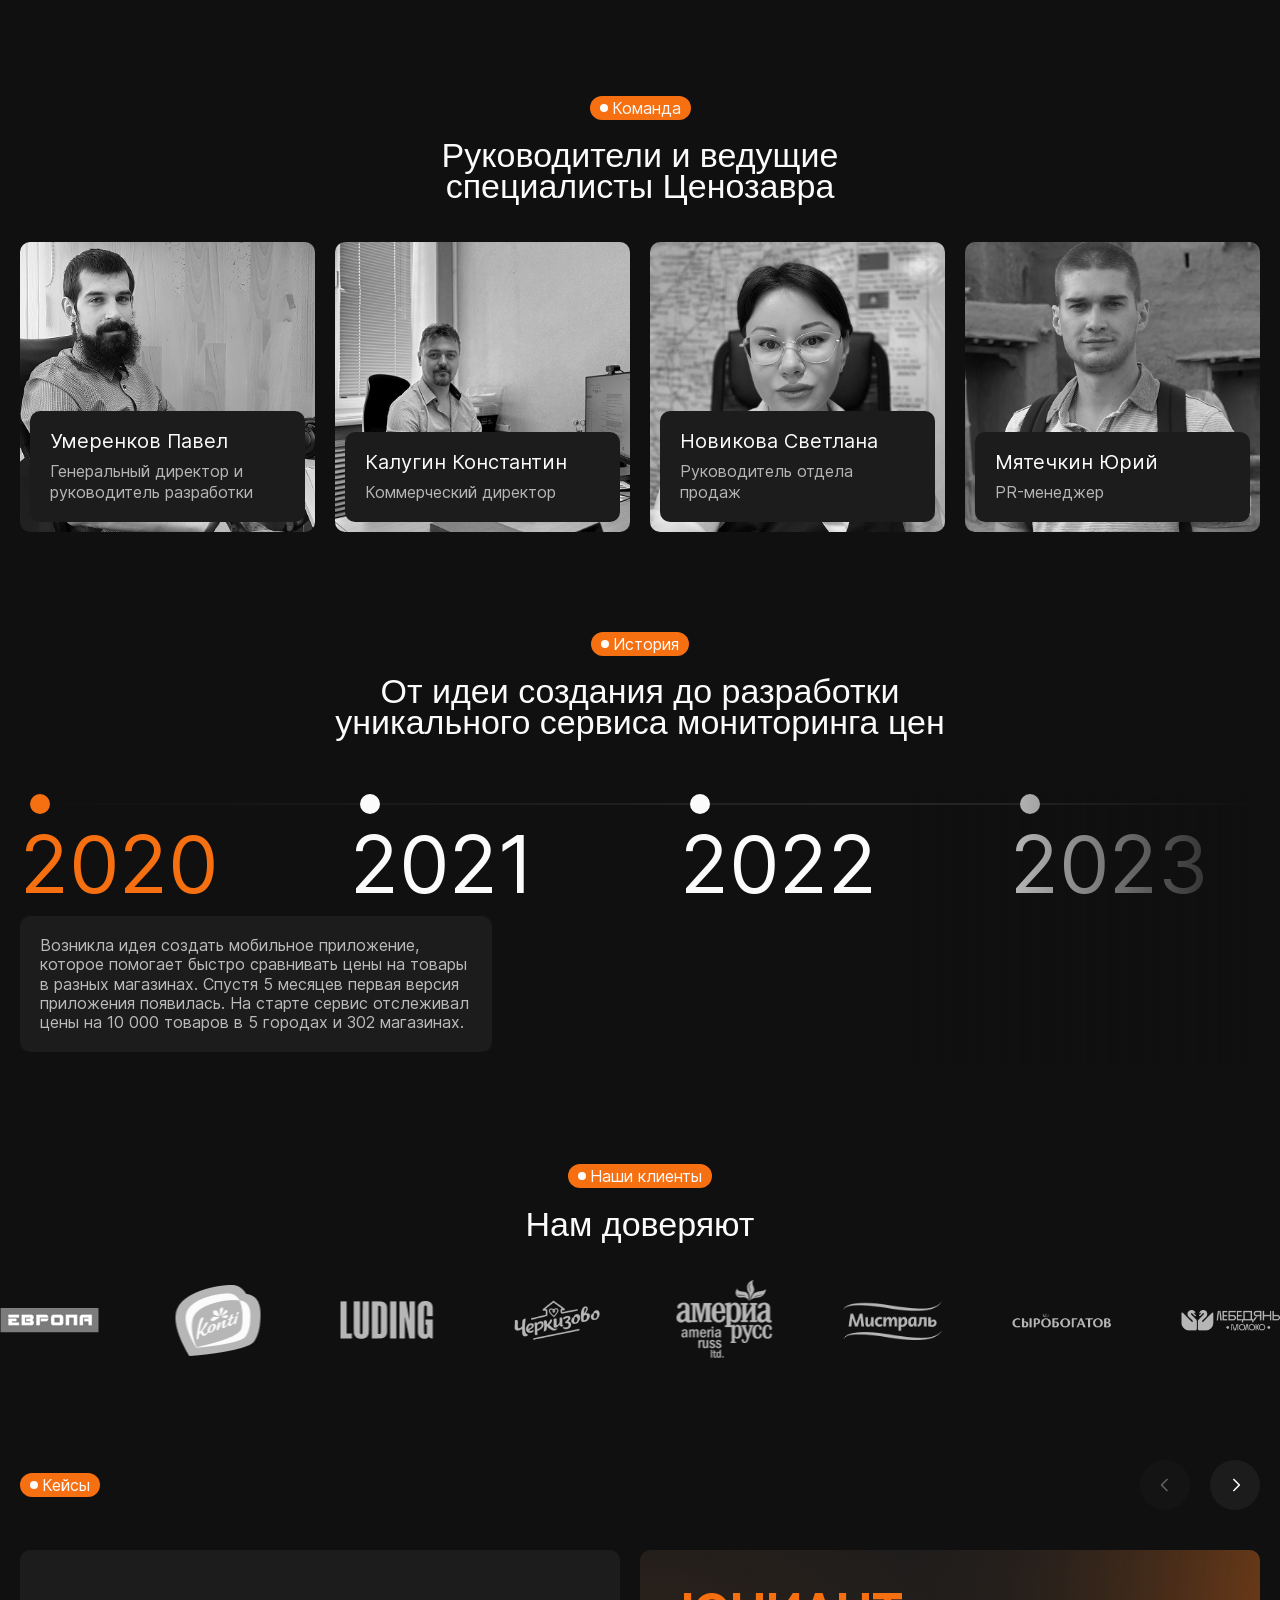
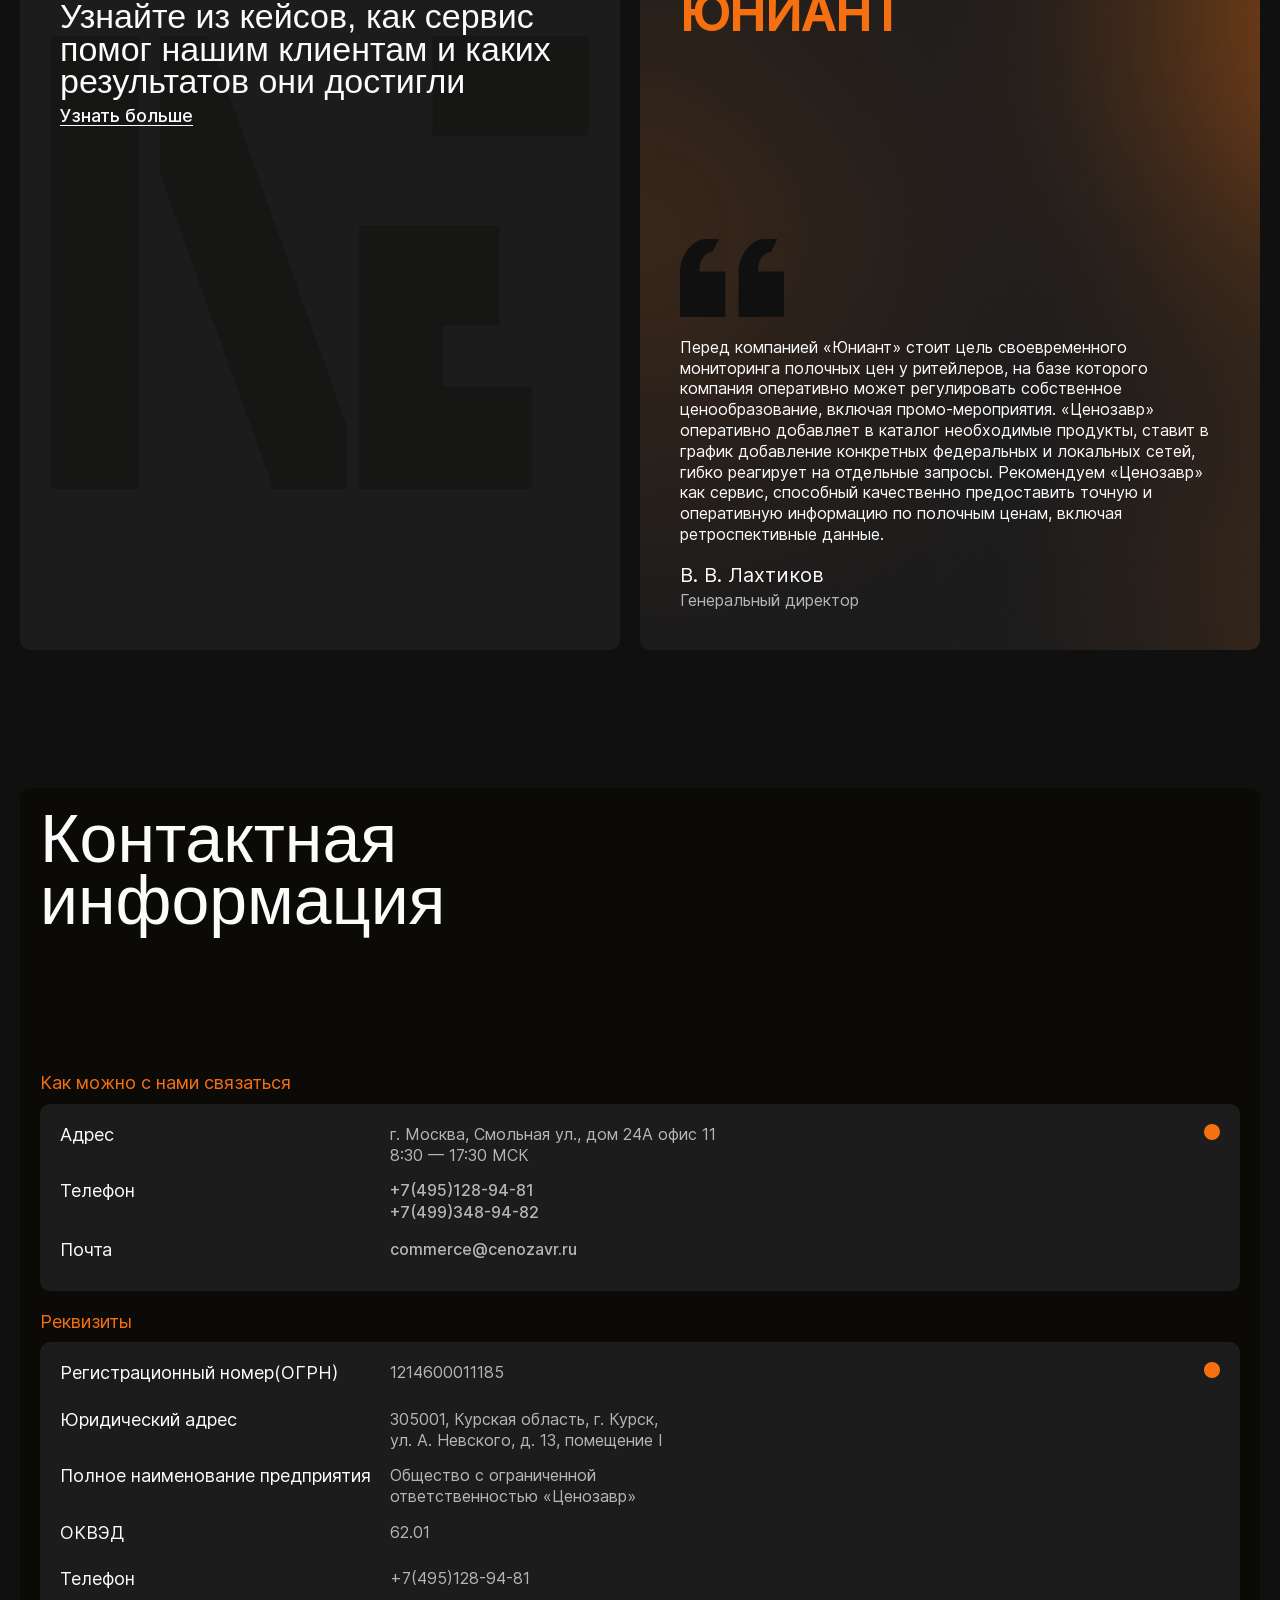
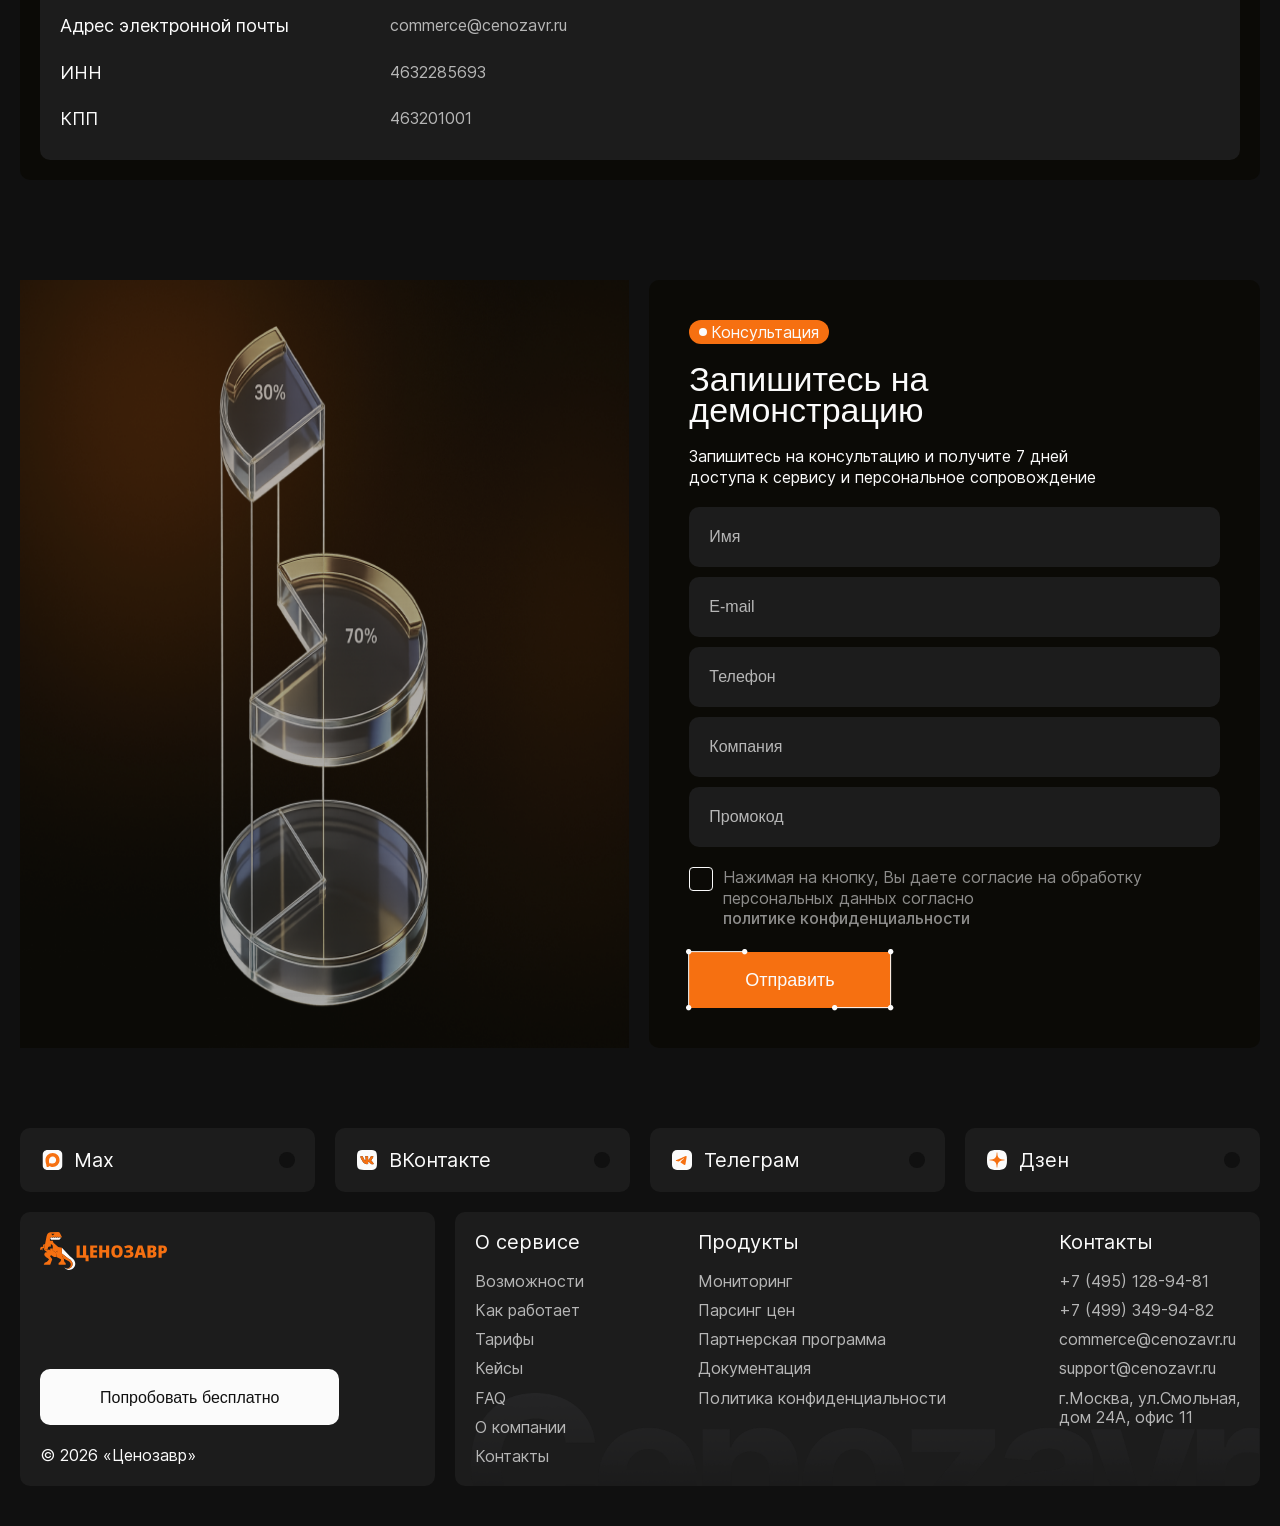
<file: about-company.html>
<!DOCTYPE html>
<html lang="ru">
<head>
    <meta charset="UTF-8">
    <meta name="viewport"
          content="width=device-width, user-scalable=no, initial-scale=1.0, maximum-scale=1.0, minimum-scale=1.0">
    <meta http-equiv="X-UA-Compatible" content="ie=edge">
    <link rel="stylesheet" href="style.css">
    <link href="https://fonts.cdnfonts.com/css/evolventa" rel="stylesheet">
    <title></title>
</head>
<body>


<header>
    <div class="container">
        <div class="header-main G-align-center G-justify-between">
            <a href="./index.html" class="logo G-flex"><img src="./assets/img/logo.svg" alt="Ценозавр"></a>
            <div class="nav-menu">
                <ul>
                    <li class="menu-drop"><a href="#">Мониторинг <svg class="arrow" width="14" height="8" viewBox="0 0 14 8" fill="none">
                        <path d="M1 1L7 7L13 1" stroke="white" stroke-width="1.8" stroke-linecap="round"></path>
                    </svg></a>

                        <ul class="submenu">
                            <li><a href="#">Тарифы</a></li>
                            <li><a href="#">Контакты</a></li>
                            <li><a href="#">О компании</a></li>
                        </ul>
                    </li>
                    <li><a href="#">Парсинг цен</a></li>
                    <li><a href="#">Тарифы</a></li>
                    <li><a href="#">О компании</a></li>
                    <li><a href="#">Контакты</a></li>
                </ul>
            </div>
            <div class="entrance-flex G-align-center">
                <div class="lang-dropdown">
                    <button class="lang-btn">
                        <span>EN</span>
                        <svg class="arrow" width="14" height="8" viewBox="0 0 14 8" fill="none">
                            <path d="M1 1L7 7L13 1" stroke="white" stroke-width="1.8" stroke-linecap="round"/>
                        </svg>
                    </button>

                    <div class="lang-menu">
                        <a href="#">EN</a>
                        <a href="#">RU</a>
                    </div>
                </div>
                <div class="social-icon G-align-center">
                    <a href="" target="_blank"><img src="./assets/img/icon-vk.svg" alt="vk"></a>
                    <a href="" target="_blank"><img src="./assets/img/icon-telegram.svg" alt="telegram"></a>
                    <a href="" target="_blank"><img src="./assets/img/icon-max.svg" alt="max"></a>
                    <a href="" target="_blank"><img src="./assets/img/icon-call.svg" alt="call"></a>
                    <a href="" target="_blank"><img src="./assets/img/icon-mail.svg" alt="call"></a>
                </div>
                <a href="#" class="link-liner">Войти</a>
                <div class="open-menu">
                    <span></span>
                    <span></span>
                    <span></span>
                </div>
            </div>
        </div>
    </div>
    <div class="menu-mobile">
        <div class="menu-mobile-scr">
            <div class="mobile-menu">
                <div class="footer-menu-hrefs">
                    <h3>О сервисе</h3>
                    <ul>
                        <li><a href="#">Возможности</a></li>
                        <li><a href="#">Как работает</a></li>
                        <li><a href="#">Тарифы</a></li>
                        <li><a href="#">Кейсы</a></li>
                        <li><a href="#">FAQ</a></li>
                        <li><a href="#">О компании</a></li>
                        <li><a href="#">Контакты</a></li>
                    </ul>
                </div>
                <div class="footer-menu-hrefs">
                    <h3>Продукты</h3>
                    <ul>
                        <li><a href="#">Мониторинг</a></li>
                        <li><a href="#">Парсинг цен</a></li>
                        <li><a href="#">Партнерская программа</a></li>
                        <li><a href="#">Документация</a></li>
                        <li><a href="#">Политика конфиденциальности</a></li>
                    </ul>
                </div>
                <div class="footer-menu-hrefs">
                    <h3>Контакты</h3>
                    <ul>
                        <li><a href="#">+7 (495) 128-94-81</a></li>
                        <li><a href="#">+7 (499) 349-94-82</a></li>
                        <li><a href="#">commerce@cenozavr.ru</a></li>
                        <li><a href="#">support@cenozavr.ru</a></li>
                        <li>г.Москва, ул.Смольная, <br> дом 24А, офис 11</li>
                    </ul>
                </div>
            </div>
            <button class="btn-white">Try for free</button>
        </div>
        <div class="cenozavr-menu">
            <img src="./assets/img/cenozavr-menu.png" alt="cenozavr">
        </div>
    </div>
</header>


<section class="about-company">
    <div class="container">
        <div class="about-company-cnt G-flex-column G-justify-between">
            <div class="about-company-title G-flex-column G-align-start">
                <h1>Облачный сервис <span>мониторинга</span> цен</h1>
                <h3>Быть всегда на связи, уважать время клиентов и удовлетворять их потребности в получении качественных
                    и оперативных данных — основа работы сервиса «Ценозавр»</h3>
                <button class="btn">Попробовать бесплатно</button>
            </div>

            <div class="about-social">
                <ul>
                    <li><a href="#" target="_blank"><img src="./assets/img/rutube.svg" alt="vk"> Rutube</a></li>
                    <li><a href="#" target="_blank"><img src="./assets/img/icon-mail.svg" alt="mail"> E-mail</a></li>
                    <li><a href="#" target="_blank"><img src="./assets/img/icon-vk.svg" alt="vk"> ВКонтакте</a></li>
                    <li><a href="#" target="_blank"><img src="./assets/img/icon-telegram.svg" alt="telegram">
                        Телеграм</a></li>
                    <li><a href="#" target="_blank"><img src="./assets/img/icon-dzen.svg" alt="dzen"> Дзен</a></li>
                    <li><a href="#" target="_blank"><img src="./assets/img/icon-max.svg" alt="Max"> Max</a></li>
                </ul>
            </div>
        </div>

    </div>
</section>

<section class="section-margin">
    <div class="consultation-sec">
        <div class="container">
            <div class="consultation-flex G-align-center G-justify-between">
                <div class="possibilities-title G-align-start G-flex-column">
                    <div class="possibilities-names G-align-start G-flex-column">
                        <span class="tit-for-what"><span class="circle-dot"></span> Консультация</span>
                        <h2>Постоянно развиваем сервис, обеспечивая точность, оперативность и полноту данных</h2>
                        <p>Запишитесь на консультацию и получите 7 дней доступа к сервису и персональное
                            сопровождение</p>
                    </div>
                    <button data-val="modal-form" class="open_modal btn">Записаться</button>
                </div>
                <div class="consultation-wrap G-flex-wrap">
                    <div class="consultation-info">
                        <strong><span>160</span>+ млн</strong>
                        <p>ежедневно собираемых цен</p>
                    </div>
                    <div class="consultation-info">
                        <strong><span>200</span>+</strong>
                        <p>торговых сетей в базе</p>
                    </div>
                    <div class="consultation-info">
                        <strong> <span>в 20</span> раз</strong>
                        <p>быстрее ручного мониторинга</p>
                    </div>
                    <div class="consultation-info">
                        <strong><span>550</span>+</strong>
                        <p>городов</p>
                    </div>
                </div>
            </div>
        </div>
    </div>
</section>

<section class="section-margin">
    <div class="container">
        <div class="prices-form-tit G-flex-column G-align-center">
            <span class="tit-for-what"><span class="circle-dot"></span> Команда</span>
            <h2>Руководители и ведущие <br> специалисты Ценозавра</h2>
        </div>
        <div class="our-team-rel">
            <div class="swiper our-team-slider">
                <div class="swiper-wrapper">
                    <div class="swiper-slide">
                        <div class="our-team-photo G-flex">
                            <img src="./assets/img/our-team-1.png" alt="our-team">
                            <div class="our-team-name">
                                <h3>Умеренков Павел</h3>
                                <p>Генеральный директор и руководитель разработки</p>
                            </div>
                        </div>
                    </div>
                    <div class="swiper-slide">
                        <div class="our-team-photo G-flex">
                            <img src="./assets/img/our-team-2.png" alt="our-team">
                            <div class="our-team-name">
                                <h3>Калугин Константин</h3>
                                <p>Коммерческий директор</p>
                            </div>
                        </div>
                    </div>
                    <div class="swiper-slide">
                        <div class="our-team-photo G-flex">
                            <img src="./assets/img/our-team-3.png" alt="our-team">
                            <div class="our-team-name">
                                <h3>Новикова Светлана</h3>
                                <p>Руководитель отдела продаж</p>
                            </div>
                        </div>
                    </div>
                    <div class="swiper-slide">
                        <div class="our-team-photo G-flex">
                            <img src="./assets/img/our-team-4.png" alt="our-team">
                            <div class="our-team-name">
                                <h3>Мятечкин Юрий</h3>
                                <p>PR-менеджер</p>
                            </div>
                        </div>
                    </div>
                </div>
            </div>
        </div>
    </div>
</section>


<section class="section-margin">
    <div class="container">
        <div class="prices-form-tit G-flex-column G-align-center">
            <span class="tit-for-what"><span class="circle-dot"></span> История</span>
            <h2>От идеи создания до разработки <br> уникального сервиса мониторинга цен</h2>
        </div>


        <div class="section-wrapper">

            <div class="timeline-scroll" id="timelineScroll">
                <div class="timeline-track">

                    <div class="timeline-item active" data-year="2020">
                        <div class="year-label">2020</div>
                        <p class="year-desc">
                            Возникла идея создать мобильное приложение, которое помогает быстро сравнивать цены на
                            товары в разных магазинах. Спустя 5 месяцев первая версия приложения появилась. На старте
                            сервис отслеживал цены на 10 000 товаров в 5 городах и 302 магазинах.
                        </p>
                    </div>

                    <div class="timeline-item" data-year="2021">
                        <div class="year-label">2021</div>
                        <p class="year-desc">
                            Расширение на 12 городов и подключение более 800 магазинов. Команда выросла до 24 человек.
                            Запущена версия для iOS и Android с обновлёнными алгоритмами сравнения цен в реальном
                            времени.
                        </p>
                    </div>

                    <div class="timeline-item" data-year="2022">
                        <div class="year-label">2022</div>
                        <p class="year-desc">
                            Привлечены первые инвестиции в размере 2 млн долларов. Запущена web-версия платформы. База
                            данных товаров превысила 500 000 позиций. Ежемесячная аудитория достигла 1,2 миллиона
                            пользователей.
                        </p>
                    </div>

                    <div class="timeline-item" data-year="2023">
                        <div class="year-label">2023</div>
                        <p class="year-desc">
                            Внедрение ИИ-рекомендаций для персонализированных предложений. Партнёрство с крупнейшими
                            ритейлерами страны. Охват расширен до 45 городов, количество отслеживаемых магазинов
                            превысило 5 000.
                        </p>
                    </div>

                    <div class="timeline-item" data-year="2024">
                        <div class="year-label">2024</div>
                        <p class="year-desc">
                            Выход на международный рынок. Запуск в 3 странах СНГ. Серия B-раунда финансирования закрыта
                            на 8 млн долларов. Приложение вошло в топ-10 финансовых приложений App Store.
                        </p>
                    </div>

                    <div class="timeline-item" data-year="2025">
                        <div class="year-label">2025</div>
                        <p class="year-desc">
                            Запуск B2B-платформы для аналитики ценообразования. Аудитория превысила 10 миллионов
                            активных пользователей. Команда насчитывает более 200 специалистов по всему миру.
                        </p>
                    </div>
                    <div class="timeline-item" data-year="2026">
                        <div class="year-label">2026</div>
                        <p class="year-desc">
                            Запуск B2B-платформы для аналитики ценообразования. Аудитория превысила 10 миллионов
                            активных пользователей. Команда насчитывает более 200 специалистов по всему миру.
                        </p>
                    </div>
                    <div class="timeline-item-last" data-year="2027">
                        <div class="year-label"></div>
                        <p class="year-desc">
                        </p>
                    </div>

                </div>
            </div>


        </div>


    </div>
</section>


<section class="section-margin">
    <div class="container">
        <div class="for-title G-align-center G-flex-column">
            <span class="tit-for-what"><span class="circle-dot"></span> Наши клиенты</span>
            <h2>Нам доверяют</h2>
        </div>
    </div>
    <div class="our-klents-logo">
        <div class="swiper our-klents-swiper">
            <div class="swiper-wrapper">
                <div class="swiper-slide">
                    <img src="./assets/img/linia-logo.png" alt="linia-logo">
                </div>
                <div class="swiper-slide">
                    <img src="./assets/img/evropa.png" alt="evropa">
                </div>
                <div class="swiper-slide">
                    <img src="./assets/img/logo-kinti.png" alt="kinti">
                </div>
                <div class="swiper-slide">
                    <img src="./assets/img/logo-luding.png" alt="luding">
                </div>
                <div class="swiper-slide">
                    <img src="./assets/img/cherk.png" alt="cherk">
                </div>
                <div class="swiper-slide">
                    <img src="./assets/img/ameria.png" alt="ameria">
                </div>
                <div class="swiper-slide">
                    <img src="./assets/img/logo-must.png" alt="must">
                </div>
                <div class="swiper-slide">
                    <img src="./assets/img/logo-sirob.png" alt="sirob">
                </div>
                <div class="swiper-slide">
                    <img src="./assets/img/meb.png" alt="meb">
                </div>
            </div>
        </div>

    </div>
</section>

<section class="client-stories section-margin">
    <div class="container">
        <div class="client-stories-tit G-align-center G-justify-between">
            <span class="tit-for-what"><span class="circle-dot"></span> Кейсы</span>
            <div class="client-stories-btn G-center">
                <div class="client-button-prev swiper-button-prev">
                    <i class="icon-arrow-left"></i>
                </div>
                <div class="client-button-next swiper-button-next">
                    <i class="icon-arrow-right"></i>
                </div>
            </div>
        </div>
        <div class="client-stories-cnt G-flex">
            <div class="client-stories-boxes">
                <div class="client-stories-info">
                    <h2>Узнайте из кейсов, как сервис помог нашим клиентам и каких результатов они достигли</h2>
                    <a href="#" class="link-liner">Узнать больше</a>
                </div>
                <div class="client-pic-bg G-flex">
                    <img src="./assets/img/pic-on-bg.png" alt="pic-on-bg">
                </div>
            </div>
            <div class="client-slider-rel">
                <div class="client-slider swiper">
                    <div class="swiper-wrapper">
                        <div class="swiper-slide">
                            <div class="client-stories-col">
                                <div class="logo-uniant G-flex">
                                    ЮНИАНТ
                                </div>
                                <div class="client-stories-text G-flex-column G-align-start">
                                    <img src="./assets/img/vector.png" alt="vector">
                                    <p>
                                        Перед компанией «Юниант» стоит цель своевременного мониторинга полочных цен у
                                        ритейлеров, на базе которого компания оперативно может регулировать собственное
                                        ценообразование, включая промо-мероприятия. «Ценозавр» оперативно добавляет в
                                        каталог необходимые продукты, ставит в график добавление конкретных федеральных
                                        и локальных сетей, гибко реагирует на отдельные запросы. Рекомендуем «Ценозавр»
                                        как сервис, способный качественно предоставить точную и оперативную информацию
                                        по полочным ценам, включая ретроспективные данные.
                                    </p>
                                    <div class="general-manager G-flex-column G-align-start">
                                        <h3>В. В. Лахтиков</h3>
                                        <p>Генеральный директор</p>
                                    </div>
                                </div>
                            </div>
                        </div>
                        <div class="swiper-slide">
                            <div class="client-stories-col">
                                <div class="logo-uniant G-flex">
                                    ЮНИАНТ
                                </div>
                                <div class="client-stories-text G-flex-column G-align-start">
                                    <img src="./assets/img/vector.png" alt="vector">
                                    <p>
                                        Перед компанией «Юниант» стоит цель своевременного мониторинга полочных цен у
                                        ритейлеров, на базе которого компания оперативно может регулировать собственное
                                        ценообразование, включая промо-мероприятия. «Ценозавр» оперативно добавляет в
                                        каталог необходимые продукты, ставит в график добавление конкретных федеральных
                                        и локальных сетей, гибко реагирует на отдельные запросы. Рекомендуем «Ценозавр»
                                        как сервис, способный качественно предоставить точную и оперативную информацию
                                        по полочным ценам, включая ретроспективные данные.
                                    </p>
                                    <div class="general-manager G-flex-column G-align-start">
                                        <h3>В. В. Лахтиков</h3>
                                        <p>Генеральный директор</p>
                                    </div>
                                </div>
                            </div>
                        </div>
                        <div class="swiper-slide">
                            <div class="client-stories-col">
                                <div class="logo-uniant G-flex">
                                    ЮНИАНТ
                                </div>
                                <div class="client-stories-text G-flex-column G-align-start">
                                    <img src="./assets/img/vector.png" alt="vector">
                                    <p>
                                        Перед компанией «Юниант» стоит цель своевременного мониторинга полочных цен у
                                        ритейлеров, на базе которого компания оперативно может регулировать собственное
                                        ценообразование, включая промо-мероприятия. «Ценозавр» оперативно добавляет в
                                        каталог необходимые продукты, ставит в график добавление конкретных федеральных
                                        и локальных сетей, гибко реагирует на отдельные запросы. Рекомендуем «Ценозавр»
                                        как сервис, способный качественно предоставить точную и оперативную информацию
                                        по полочным ценам, включая ретроспективные данные.
                                    </p>
                                    <div class="general-manager G-flex-column G-align-start">
                                        <h3>В. В. Лахтиков</h3>
                                        <p>Генеральный директор</p>
                                    </div>
                                </div>
                            </div>
                        </div>
                    </div>
                </div>
            </div>
        </div>
    </div>
</section>


<section class="contact-page">
    <div class="container">
        <div class="contact-page-flex G-align-start G-justify-between">
            <h1>Контактная информация</h1>
            <div class="contact-info">
                <div class="can-contact contact-details">
                    <h4>Как можно с нами связаться</h4>
                    <div class="can-contact-name G-flex-column G-align-start">
                        <div class="can-contact-tit G-align-start">
                            <h4>Адрес</h4>
                            <p>г. Москва, Смольная ул., дом 24А офис 11 <br> 8:30 — 17:30 МСК</p>
                        </div>
                        <div class="can-contact-tit G-align-start">
                            <h4>Телефон</h4>
                            <div class="G-flex-column G-align-start">
                                <a href="tel:+7(495)128-94-81">+7(495)128-94-81</a>
                                <a href="tel:+7(499)348-94-82">+7(499)348-94-82</a>
                            </div>
                        </div>
                        <div class="can-contact-tit G-align-start">
                            <h4>Почта</h4>
                            <a href="mailto:commerce@cenozavr.ru">commerce@cenozavr.ru</a>
                        </div>
                        <span class="names-circle"></span>
                    </div>
                </div>
                <div class="can-contact contact-details">
                    <h4>Реквизиты</h4>
                    <div class="can-contact-name G-flex-column G-align-start">
                        <div class="can-contact-tit G-align-start">
                            <h4>Регистрационный номер(ОГРН)</h4>
                            <p>1214600011185</p>
                        </div>
                        <div class="can-contact-tit G-align-start">
                            <h4>Юридический адрес</h4>
                            <p>305001, Курская область, г. Курск, <br> ул. А. Невского, д. 13, помещение I</p>
                        </div>
                        <div class="can-contact-tit G-align-start">
                            <h4>Полное наименование предприятия</h4>
                            <p>Общество с ограниченной <br> ответственностью «Ценозавр»</p>
                        </div>
                        <div class="can-contact-tit G-align-start">
                            <h4>ОКВЭД</h4>
                            <p>62.01</p>
                        </div>

                        <div class="can-contact-tit G-align-start">
                            <h4>Телефон</h4>
                            <p>+7(495)128-94-81</p>
                        </div>
                        <div class="can-contact-tit G-align-start">
                            <h4>Адрес электронной почты</h4>
                            <p>commerce@cenozavr.ru</p>
                        </div>
                        <div class="can-contact-tit G-align-start">
                            <h4>ИНН</h4>
                            <p>4632285693</p>
                        </div>
                        <div class="can-contact-tit G-align-start">
                            <h4>КПП</h4>
                            <p>463201001</p>
                        </div>
                        <span class="names-circle"></span>
                    </div>
                </div>
            </div>
        </div>
    </div>
</section>


<section class="contact-section section-margin">
    <div class="container">
        <div class="contact-flex G-flex">
            <div class="contact-photo G-flex">
                <img src="./assets/img/touch-pic.png" alt="touch">
            </div>
            <div class="contact-form G-flex-column G-justify-between">
                <div class="prices-form-tit G-flex-column G-align-start">
                    <span class="tit-for-what"><span class="circle-dot"></span> Консультация</span>
                    <h2>Запишитесь на демонстрацию</h2>
                    <p>
                        Запишитесь на консультацию и получите 7 дней доступа к сервису и персональное сопровождение
                    </p>
                </div>
                <form action="">
                    <div class="form-input-col G-flex-column">
                        <div class="form-input">
                            <label>
                                <input type="text" placeholder="Имя">
                            </label>
                        </div>
                        <div class="form-input">
                            <label>
                                <input type="text" placeholder="E-mail">
                            </label>
                        </div>
                        <div class="form-input">
                            <label>
                                <input type="text" placeholder="Телефон">
                            </label>
                        </div>
                        <div class="form-input">
                            <label>
                                <input type="text" placeholder="Компания">
                            </label>
                        </div>
                        <div class="form-input">
                            <label>
                                <input type="text" placeholder="Промокод">
                            </label>
                        </div>

                    </div>
                    <label class="form-check">
                        <small>Нажимая на кнопку, Вы даете согласие на обработку персональных данных согласно <a
                                href="#">политике конфиденциальности</a></small>
                        <input type="checkbox">
                        <span class="checkmark"></span>
                    </label>
                    <button data-val="modal-form" class="open_modal btn">Отправить</button>

                </form>
            </div>
        </div>
    </div>
</section>


<footer>
    <div class="container">
        <div class="footer-social G-align-center">
            <a href="#" class="social-href">
                <span class="social-name">
                    <img src="./assets/img/icon-max.svg" alt="max">
                    Max
                </span>
                <span class="names-circle"></span>
            </a>
            <a href="#" class="social-href">
                <span class="social-name">
                    <img src="./assets/img/icon-vk.svg" alt="vk">
                    ВКонтакте
                </span>
                <span class="names-circle"></span>
            </a>
            <a href="#" class="social-href">
                <span class="social-name">
                    <img src="./assets/img/icon-telegram.svg" alt="vk">
                    Телеграм
                </span>
                <span class="names-circle"></span>
            </a>
            <a href="#" class="social-href">
                <span class="social-name">
                    <img src="./assets/img/icon-dzen.svg" alt="vk">
                    Дзен
                </span>
                <span class="names-circle"></span>
            </a>
        </div>
        <div class="footer-main G-flex">
            <div class="footer-cnt G-flex-column G-align-start">
                <div class="mobail-social-flex">
                    <a href="./index.html" class="logo G-flex"><img src="./assets/img/logo.svg" alt="Ценозавр"></a>
                    <div class="mobail-social G-align-center">
                        <a href="#">
                            <img src="./assets/img/icon-max.svg" alt="max">
                            Max
                        </a>
                        <a href="#">
                            <img src="./assets/img/icon-vk.svg" alt="vk">
                            ВКонтакте
                        </a>
                        <a href="#">
                            <img src="./assets/img/icon-telegram.svg" alt="vk">
                            Телеграм
                        </a>
                        <a href="#">
                            <img src="./assets/img/icon-dzen.svg" alt="vk">
                            Дзен
                        </a>
                    </div>

                </div>
                <div class="footer-cnt-col G-flex-column G-align-start">
                    <button class="btn-white">Попробовать бесплатно</button>
                    <p>© 2026 «Ценозавр»</p>
                </div>
            </div>
            <div class="footer-menu">
                <div class="footer-menu-flex  G-align-start">
                    <div class="footer-menu-hrefs">
                        <h3>О сервисе</h3>
                        <ul>
                            <li><a href="#">Возможности</a></li>
                            <li><a href="#">Как работает</a></li>
                            <li><a href="#">Тарифы</a></li>
                            <li><a href="#">Кейсы</a></li>
                            <li><a href="#">FAQ</a></li>
                            <li><a href="#">О компании</a></li>
                            <li><a href="#">Контакты</a></li>
                        </ul>
                    </div>
                    <div class="footer-menu-hrefs">
                        <h3>Продукты</h3>
                        <ul>
                            <li><a href="#">Мониторинг</a></li>
                            <li><a href="#">Парсинг цен</a></li>
                            <li><a href="#">Партнерская программа</a></li>
                            <li><a href="#">Документация</a></li>
                            <li><a href="#">Политика конфиденциальности</a></li>
                        </ul>
                    </div>
                    <div class="footer-menu-hrefs">
                        <h3>Контакты</h3>
                        <ul>
                            <li><a href="#">+7 (495) 128-94-81</a></li>
                            <li><a href="#">+7 (499) 349-94-82</a></li>
                            <li><a href="#">commerce@cenozavr.ru</a></li>
                            <li><a href="#">support@cenozavr.ru</a></li>
                            <li>г.Москва, ул.Смольная, <br> дом 24А, офис 11</li>
                        </ul>
                    </div>
                </div>
                <div class="cenozavr-logo G-flex">
                    <img src="./assets/img/cenozavr.png" class="cenozavr-desctop" alt="cenozavr">
                    <img src="./assets/img/cenozavr-mob.png" class="cenozavr-mob" alt="cenozavr">
                </div>
            </div>
        </div>
    </div>
</footer>


<script src="assets/js/jquery-3.6.4.js"></script>
<script src="assets/js/swiper-bundle.min.js"></script>
<script src="assets/js/script.js"></script>

<script>
    const scroll = document.querySelector('.timeline-scroll');

    let isDown = false, startX, scrollLeft;

    document.querySelectorAll('.timeline-item').forEach(item => {
        item.addEventListener('click', () => {
            document.querySelectorAll('.timeline-item').forEach(i => i.classList.remove('active'));
            item.classList.add('active');

            const isMobile = window.innerWidth <= 1024;
            if (isMobile) {
                scroll.scrollTo({
                    left: item.offsetLeft - 16,
                    behavior: 'smooth'
                });
            } else {
                item.scrollIntoView({ behavior: 'smooth', block: 'nearest', inline: 'center' });
            }
        });
    });

    scroll.addEventListener('mousedown', e => {
        isDown = true;
        scroll.classList.add('grabbing');
        startX = e.pageX - scroll.offsetLeft;
        scrollLeft = scroll.scrollLeft;
    });

    scroll.addEventListener('mouseleave', () => {
        isDown = false;
        scroll.classList.remove('grabbing');
    });

    scroll.addEventListener('mouseup', () => {
        isDown = false;
        scroll.classList.remove('grabbing');
    });

    scroll.addEventListener('mousemove', e => {
        if (!isDown) return;
        e.preventDefault();
        const x = e.pageX - scroll.offsetLeft;
        scroll.scrollLeft = scrollLeft - (x - startX) * 1.5;
    });

</script>


</body>
</html>
</file>
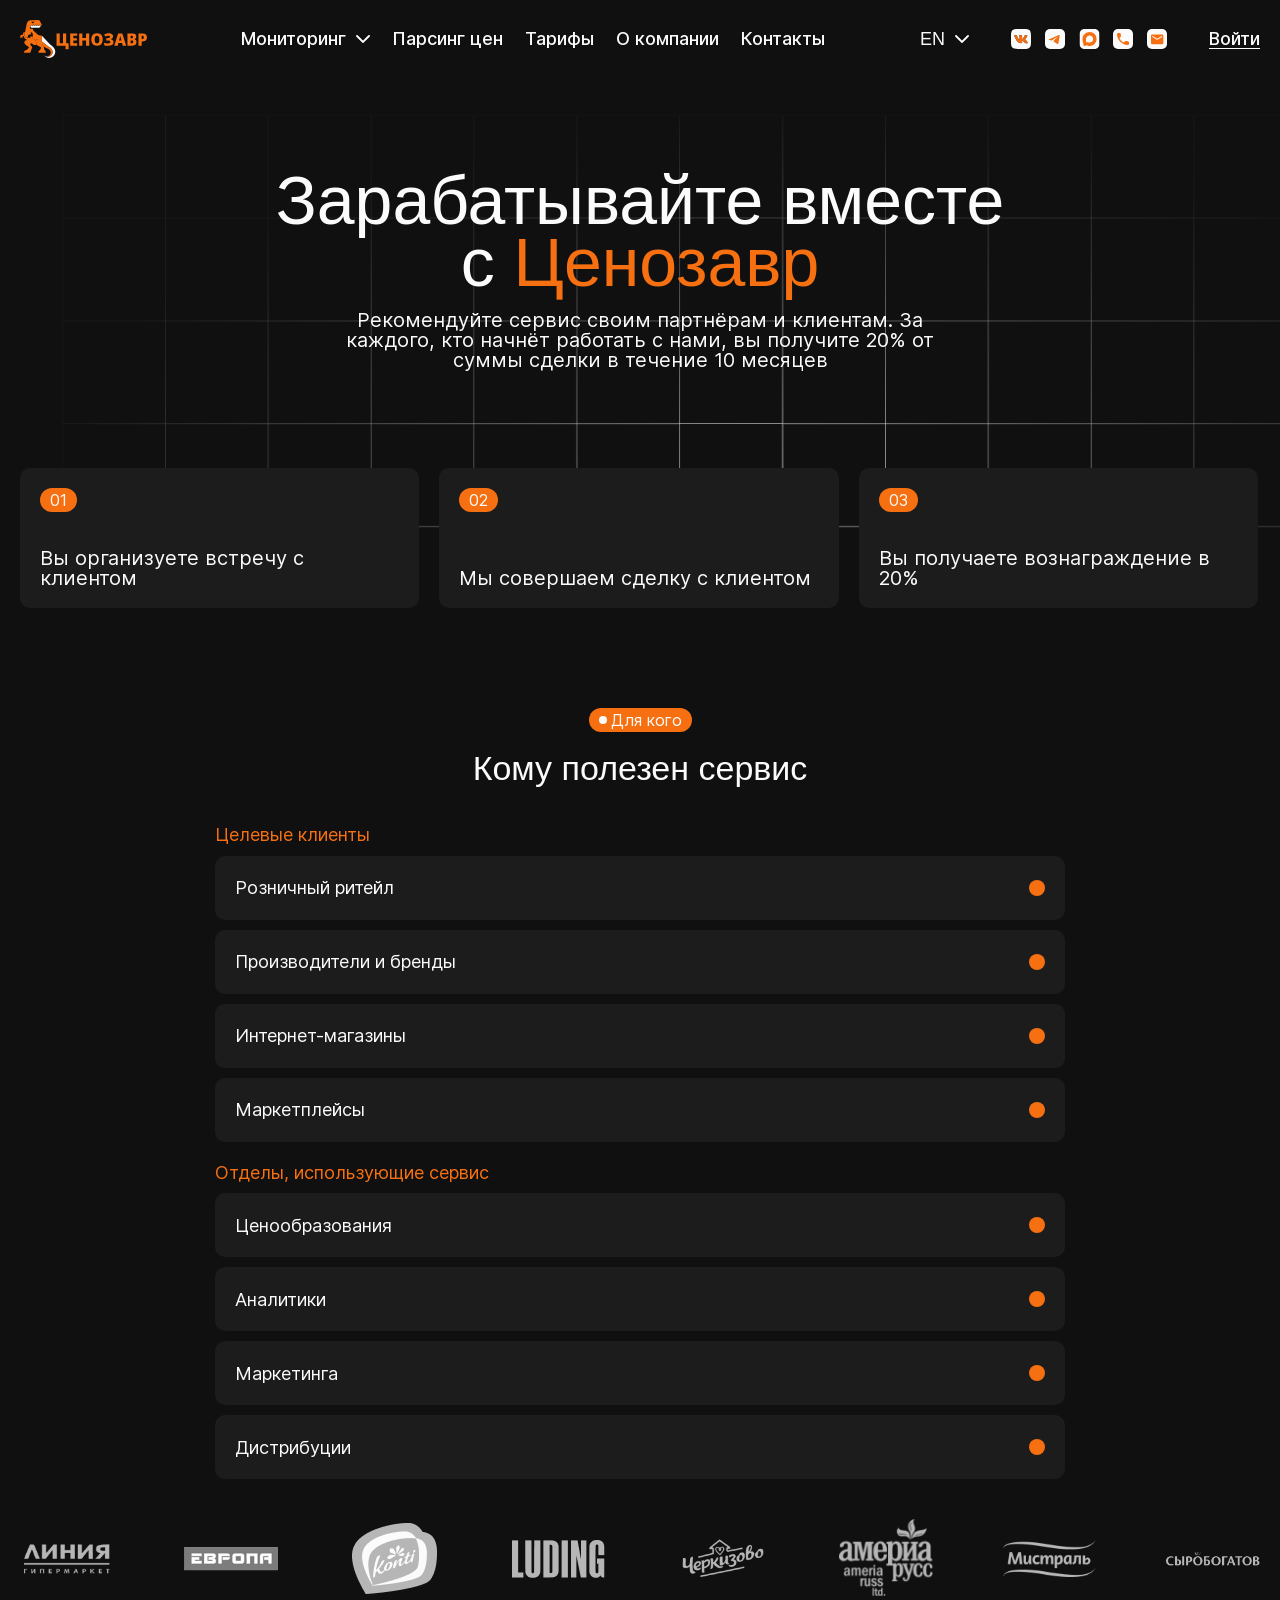
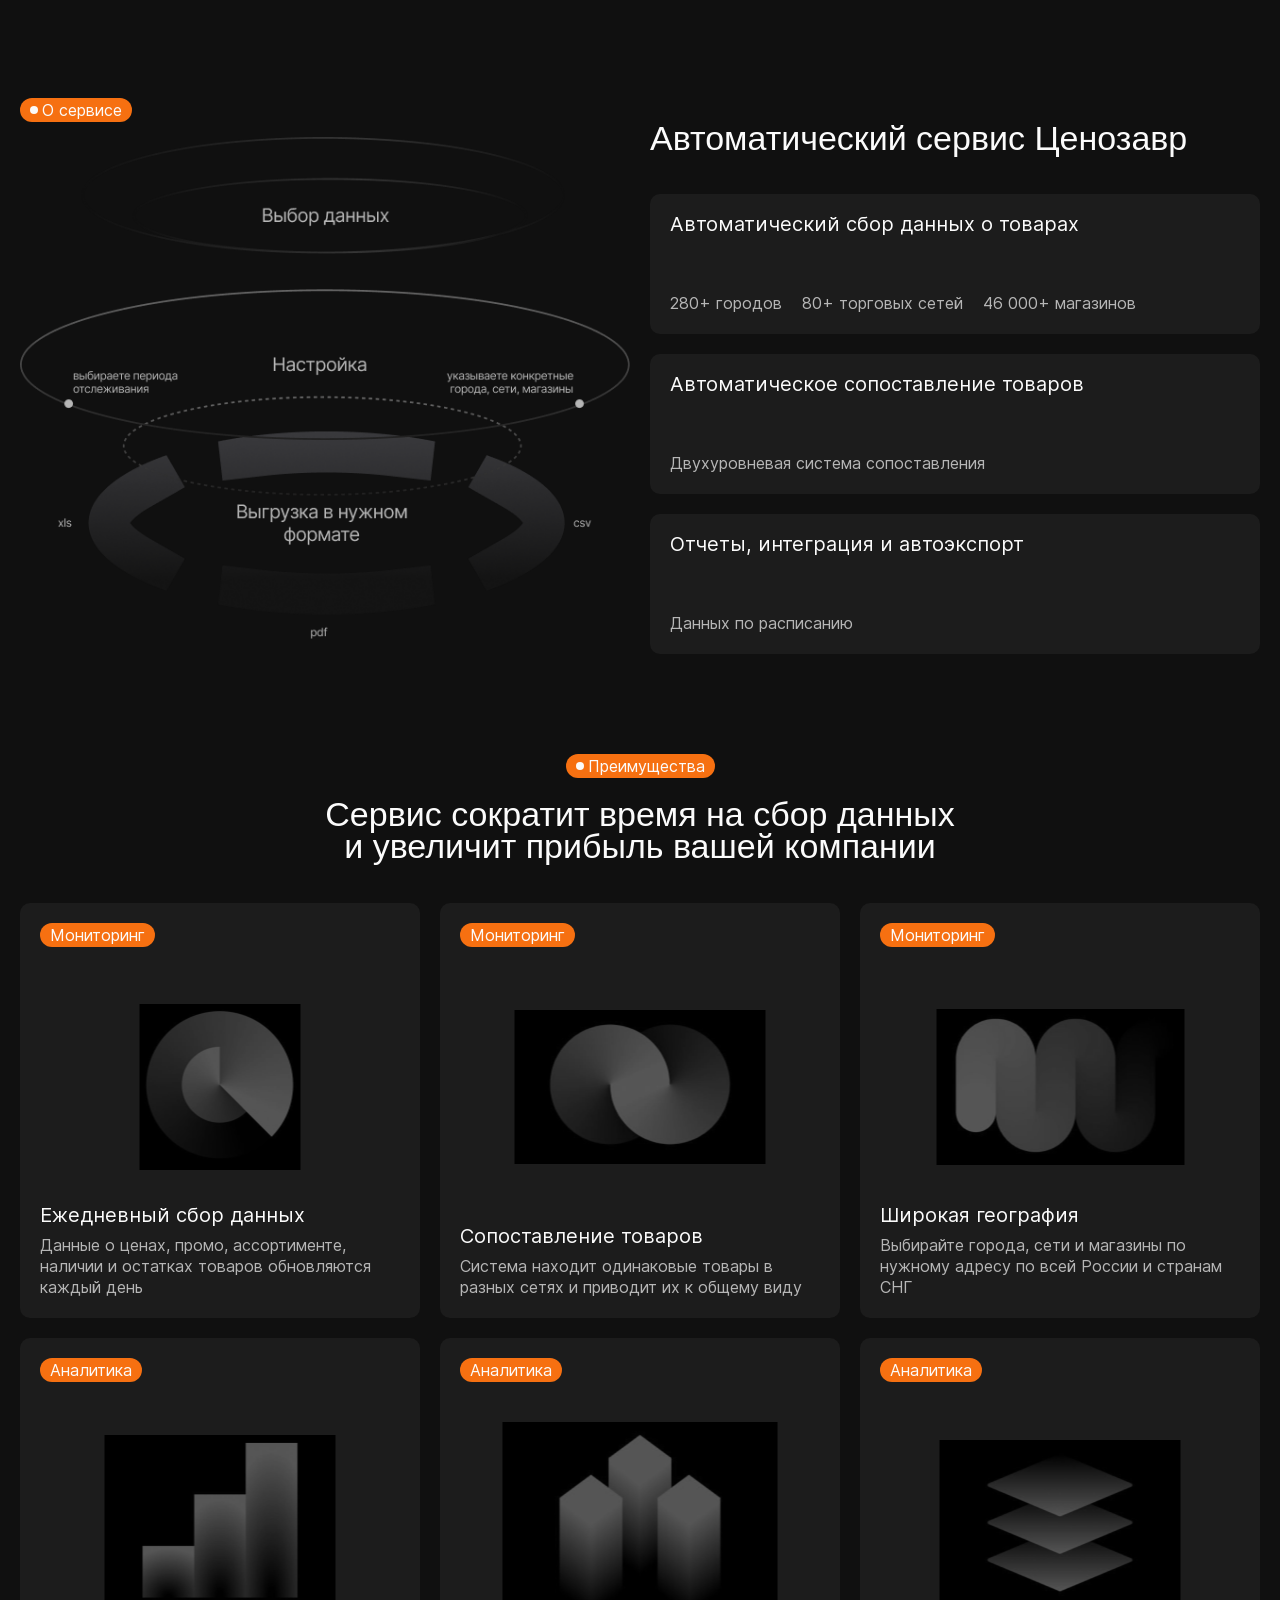
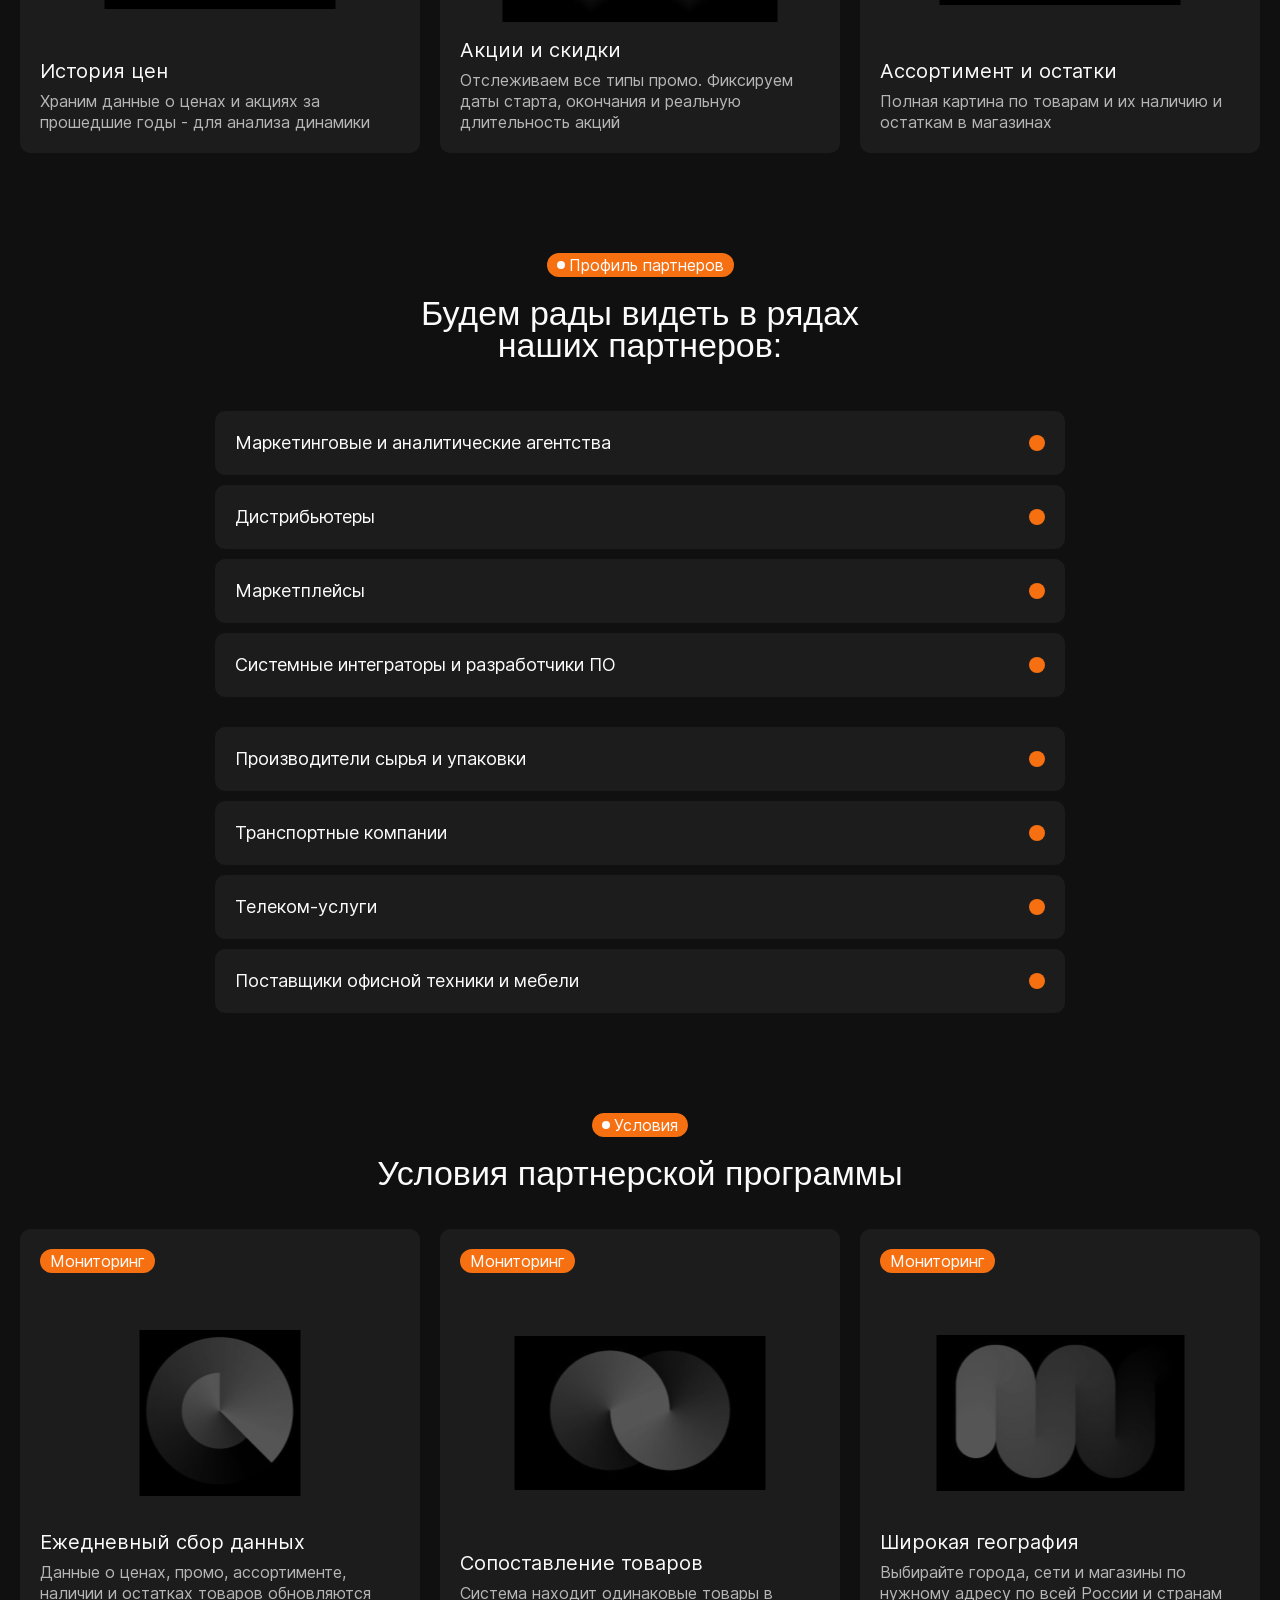
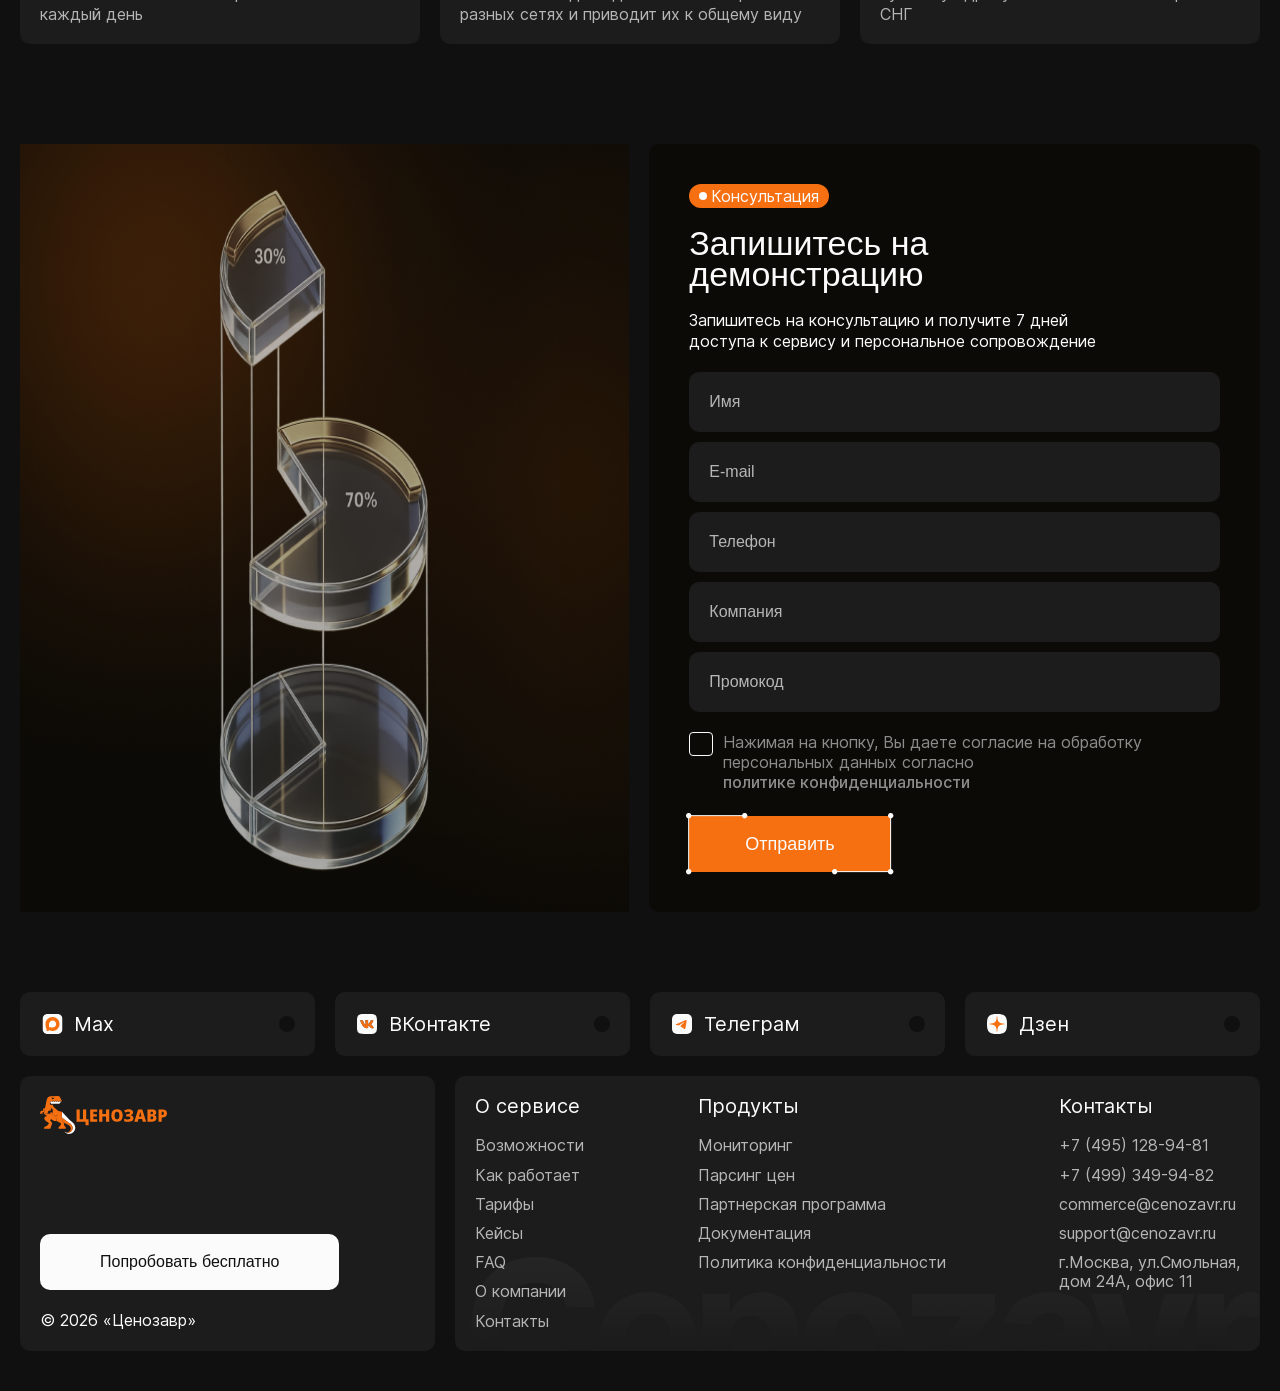
<file: affiliate.html>
<!DOCTYPE html>
<html lang="ru">
<head>
    <meta charset="UTF-8">
    <meta name="viewport"
          content="width=device-width, user-scalable=no, initial-scale=1.0, maximum-scale=1.0, minimum-scale=1.0">
    <meta http-equiv="X-UA-Compatible" content="ie=edge">
    <link rel="stylesheet" href="style.css">
    <link href="https://fonts.cdnfonts.com/css/evolventa" rel="stylesheet">
    <title></title>
</head>
<body>

<header>
    <div class="container">
        <div class="header-main G-align-center G-justify-between">
            <a href="./index.html" class="logo G-flex"><img src="./assets/img/logo.svg" alt="Ценозавр"></a>
            <div class="nav-menu">
                <ul>
                    <li class="menu-drop"><a href="#">Мониторинг <svg class="arrow" width="14" height="8" viewBox="0 0 14 8" fill="none">
                        <path d="M1 1L7 7L13 1" stroke="white" stroke-width="1.8" stroke-linecap="round"></path>
                    </svg></a>

                        <ul class="submenu">
                            <li><a href="#">Тарифы</a></li>
                            <li><a href="#">Контакты</a></li>
                            <li><a href="#">О компании</a></li>
                        </ul>
                    </li>
                    <li><a href="#">Парсинг цен</a></li>
                    <li><a href="#">Тарифы</a></li>
                    <li><a href="#">О компании</a></li>
                    <li><a href="#">Контакты</a></li>
                </ul>
            </div>
            <div class="entrance-flex G-align-center">
                <div class="lang-dropdown">
                    <button class="lang-btn">
                        <span>EN</span>
                        <svg class="arrow" width="14" height="8" viewBox="0 0 14 8" fill="none">
                            <path d="M1 1L7 7L13 1" stroke="white" stroke-width="1.8" stroke-linecap="round"/>
                        </svg>
                    </button>

                    <div class="lang-menu">
                        <a href="#">EN</a>
                        <a href="#">RU</a>
                    </div>
                </div>
                <div class="social-icon G-align-center">
                    <a href="" target="_blank"><img src="./assets/img/icon-vk.svg" alt="vk"></a>
                    <a href="" target="_blank"><img src="./assets/img/icon-telegram.svg" alt="telegram"></a>
                    <a href="" target="_blank"><img src="./assets/img/icon-max.svg" alt="max"></a>
                    <a href="" target="_blank"><img src="./assets/img/icon-call.svg" alt="call"></a>
                    <a href="" target="_blank"><img src="./assets/img/icon-mail.svg" alt="call"></a>
                </div>
                <a href="#" class="link-liner">Войти</a>
                <div class="open-menu">
                    <span></span>
                    <span></span>
                    <span></span>
                </div>
            </div>
        </div>
    </div>
    <div class="menu-mobile">
        <div class="menu-mobile-scr">
            <div class="mobile-menu">
                <div class="footer-menu-hrefs">
                    <h3>О сервисе</h3>
                    <ul>
                        <li><a href="#">Возможности</a></li>
                        <li><a href="#">Как работает</a></li>
                        <li><a href="#">Тарифы</a></li>
                        <li><a href="#">Кейсы</a></li>
                        <li><a href="#">FAQ</a></li>
                        <li><a href="#">О компании</a></li>
                        <li><a href="#">Контакты</a></li>
                    </ul>
                </div>
                <div class="footer-menu-hrefs">
                    <h3>Продукты</h3>
                    <ul>
                        <li><a href="#">Мониторинг</a></li>
                        <li><a href="#">Парсинг цен</a></li>
                        <li><a href="#">Партнерская программа</a></li>
                        <li><a href="#">Документация</a></li>
                        <li><a href="#">Политика конфиденциальности</a></li>
                    </ul>
                </div>
                <div class="footer-menu-hrefs">
                    <h3>Контакты</h3>
                    <ul>
                        <li><a href="#">+7 (495) 128-94-81</a></li>
                        <li><a href="#">+7 (499) 349-94-82</a></li>
                        <li><a href="#">commerce@cenozavr.ru</a></li>
                        <li><a href="#">support@cenozavr.ru</a></li>
                        <li>г.Москва, ул.Смольная, <br> дом 24А, офис 11</li>
                    </ul>
                </div>
            </div>
            <button class="btn-white">Try for free</button>
        </div>
        <div class="cenozavr-menu">
            <img src="./assets/img/cenozavr-menu.png" alt="cenozavr">
        </div>
    </div>
</header>


<section class="price-monitor">
    <div class="container">
        <div class="affiliate-content  G-flex-column">
            <div class="affiliate-title G-flex-column G-align-center">
                <h1>Зарабатывайте вместе с <span>Ценозавр</span></h1>
                <h3>Рекомендуйте сервис своим партнёрам и клиентам. За каждого, кто начнёт работать с нами, вы получите 20% от суммы сделки в течение 10 месяцев</h3>
            </div>

            <div class="organize-meet G-flex">
                <div class="organize-box G-flex-column">
                    <span class="organize-number">01</span>
                    <h3>Вы организуете встречу с клиентом</h3>
                </div>
                <div class="organize-box G-flex-column">
                    <span class="organize-number">02</span>
                    <h3>Мы совершаем сделку с клиентом</h3>
                </div>
                <div class="organize-box G-flex-column">
                    <span class="organize-number">03</span>
                    <h3>Вы получаете вознаграждение в 20%</h3>
                </div>
            </div>
        </div>

    </div>
</section>

<section class="service-main section-margin">
    <div class="container">
        <div class="for-title G-flex-column G-center">
            <span class="tit-for-what"><span class="circle-dot"></span> Для кого</span>
            <h2>Кому полезен сервис</h2>
        </div>
        <div class="service-flex G-align-start">
            <div class="benefit-service service-boxes">
                <h4>Целевые клиенты</h4>
                <div class="service-cards">
                    <div class="service-table G-flex-column">
                        <div class="service-names G-align-start G-justify-between">
                            <span class="names-circle"></span>
                            <h4>Розничный ритейл</h4>
                        </div>
                        <div class="service-names G-align-start G-justify-between">
                            <span class="names-circle"></span>
                            <h4>Производители и бренды</h4>
                        </div>
                        <div class="service-names G-align-start G-justify-between">
                            <span class="names-circle"></span>
                            <h4>Интернет-магазины</h4>
                        </div>
                        <div class="service-names G-align-start G-justify-between">
                            <span class="names-circle"></span>
                            <h4>Маркетплейсы</h4>
                        </div>
                    </div>
                </div>
            </div>

            <div class="benefit-service service-boxes">
                <h4>Отделы, использующие сервис</h4>
                <div class="service-cards">
                    <div class="service-table G-flex-column">
                        <div class="service-names G-align-start G-justify-between">
                            <span class="names-circle"></span>
                            <h4>Ценообразования</h4>

                        </div>
                        <div class="service-names G-align-start G-justify-between">
                            <span class="names-circle"></span>
                            <h4>Аналитики</h4>
                        </div>
                        <div class="service-names G-align-start G-justify-between">
                            <span class="names-circle"></span>
                            <h4>Маркетинга</h4>
                        </div>
                        <div class="service-names G-align-start G-justify-between">
                            <span class="names-circle"></span>
                            <h4>Дистрибуции</h4>
                        </div>
                    </div>
                </div>
            </div>
        </div>

        <div class="our-klents-logo">
            <div class="swiper our-klents-swiper">
                <div class="swiper-wrapper">
                    <div class="swiper-slide">
                        <img src="./assets/img/linia-logo.png" alt="linia-logo">
                    </div>
                    <div class="swiper-slide">
                        <img src="./assets/img/evropa.png" alt="evropa">
                    </div>
                    <div class="swiper-slide">
                        <img src="./assets/img/logo-kinti.png" alt="kinti">
                    </div>
                    <div class="swiper-slide">
                        <img src="./assets/img/logo-luding.png" alt="luding">
                    </div>
                    <div class="swiper-slide">
                        <img src="./assets/img/cherk.png" alt="cherk">
                    </div>
                    <div class="swiper-slide">
                        <img src="./assets/img/ameria.png" alt="ameria">
                    </div>
                    <div class="swiper-slide">
                        <img src="./assets/img/logo-must.png" alt="must">
                    </div>
                    <div class="swiper-slide">
                        <img src="./assets/img/logo-sirob.png" alt="sirob">
                    </div>
                    <div class="swiper-slide">
                        <img src="./assets/img/meb.png" alt="meb">
                    </div>
                </div>
            </div>

        </div>

    </div>
</section>

<section class="automatic-main section-margin">
    <div class="container">
        <span class="tit-for-what"><span class="circle-dot"></span> О сервисе</span>
        <div class="automatic-flex G-align-center G-justify-between">
            <div class="faq-photo G-flex">
                <img src="./assets/img/faq-photo.png" alt="faq">
            </div>
            <div class="automatic-cnt G-flex-column">
                <h2>Автоматический сервис Ценозавр</h2>
                <div class="automatic-col G-flex-column">
                    <div class="automatic-box G-flex-column G-justify-between">
                        <h3>Автоматический сбор данных о товарах</h3>
                        <div class="automatic-text G-align-center">
                            <p>280+ городов</p>
                            <p>80+ торговых сетей</p>
                            <p>46 000+ магазинов</p>
                        </div>
                    </div>
                    <div class="automatic-box G-flex-column G-justify-between">
                        <h3>Автоматическое сопоставление товаров</h3>
                        <div class="automatic-text G-align-center">
                            <p>Двухуровневая система сопоставления</p>
                        </div>
                    </div>
                    <div class="automatic-box G-flex-column G-justify-between">
                        <h3>Отчеты, интеграция и автоэкспорт</h3>
                        <div class="automatic-text G-align-center">
                            <p>Данных по расписанию</p>
                        </div>
                    </div>

                </div>
            </div>
        </div>
    </div>
</section>


<section class="section-margin">
    <div class="container">
        <div class="for-title G-flex-column G-center">
            <span class="tit-for-what"><span class="circle-dot"></span> Преимущества</span>
            <h2>Сервис сократит время на сбор данных <br> и увеличит прибыль вашей компании</h2>
        </div>
        <div class="advantages-rel">
            <div class="advantages-slider swiper">
                <div class="swiper-wrapper">
                    <div class="swiper-slide">
                        <div class="advantages-box">
                            <span class="tit-for-what">Мониторинг</span>
                            <div class="advantages-photo G-flex">
                                <img src="./assets/img/advantages-1.png" alt="advantages">
                            </div>
                            <div class="advantages-title">
                                <h3>Ежедневный сбор данных</h3>
                                <p>Данные о ценах, промо, ассортименте, наличии                и остатках товаров обновляются каждый день</p>
                            </div>
                        </div>
                    </div>
                    <div class="swiper-slide">
                        <div class="advantages-box">
                            <span class="tit-for-what">Мониторинг</span>
                            <div class="advantages-photo G-flex">
                                <img src="./assets/img/advantages-2.png" alt="advantages">
                            </div>
                            <div class="advantages-title">
                                <h3>Сопоставление товаров</h3>
                                <p>Система находит одинаковые товары в разных сетях      и приводит их к общему виду</p>
                            </div>
                        </div>
                    </div>
                    <div class="swiper-slide">
                        <div class="advantages-box">
                            <span class="tit-for-what">Мониторинг</span>
                            <div class="advantages-photo G-flex">
                                <img src="./assets/img/advantages-3.png" alt="advantages">
                            </div>
                            <div class="advantages-title">
                                <h3>Широкая география</h3>
                                <p>Выбирайте города, сети и магазины по нужному адресу по всей России и странам СНГ</p>
                            </div>
                        </div>
                    </div>
                    <div class="swiper-slide">
                        <div class="advantages-box">
                            <span class="tit-for-what">Аналитика</span>
                            <div class="advantages-photo G-flex">
                                <img src="./assets/img/advantages-4.png" alt="advantages">
                            </div>
                            <div class="advantages-title">
                                <h3>История цен</h3>
                                <p>Храним данные о ценах и акциях за прошедшие годы - для анализа динамики</p>
                            </div>
                        </div>
                    </div>
                    <div class="swiper-slide">
                        <div class="advantages-box">
                            <span class="tit-for-what">Аналитика</span>
                            <div class="advantages-photo G-flex">
                                <img src="./assets/img/advantages-5.png" alt="advantages">
                            </div>
                            <div class="advantages-title">
                                <h3>Акции и скидки</h3>
                                <p>Отслеживаем все типы промо. Фиксируем даты старта, окончания и реальную длительность акций</p>
                            </div>
                        </div>
                    </div>
                    <div class="swiper-slide">
                        <div class="advantages-box">
                            <span class="tit-for-what">Аналитика</span>
                            <div class="advantages-photo G-flex">
                                <img src="./assets/img/advantages-6.png" alt="advantages">
                            </div>
                            <div class="advantages-title">
                                <h3>Ассортимент и остатки</h3>
                                <p>Полная картина по товарам и их наличию                            и остаткам в магазинах</p>
                            </div>
                        </div>
                    </div>
                </div>
            </div>
        </div>
    </div>
</section>






<section class="service-main section-margin">
    <div class="container">
        <div class="for-title G-flex-column G-center">
            <span class="tit-for-what"><span class="circle-dot"></span> Профиль партнеров</span>
            <h2>Будем рады видеть в рядах <br> наших партнеров:</h2>
        </div>
        <div class="service-flex G-align-start">
            <div class="benefit-service service-boxes">
                <div class="service-cards">
                    <div class="service-table G-flex-column">
                        <div class="service-names G-align-start G-justify-between">
                            <span class="names-circle"></span>
                            <h4>Маркетинговые и аналитические агентства</h4>
                        </div>
                        <div class="service-names G-align-start G-justify-between">
                            <span class="names-circle"></span>
                            <h4>Дистрибьютеры</h4>
                        </div>
                        <div class="service-names G-align-start G-justify-between">
                            <span class="names-circle"></span>
                            <h4>Маркетплейсы</h4>
                        </div>
                        <div class="service-names G-align-start G-justify-between">
                            <span class="names-circle"></span>
                            <h4>Системные интеграторы и разработчики ПО</h4>
                        </div>
                    </div>
                </div>
            </div>

            <div class="benefit-service service-boxes">
                <div class="service-cards">
                    <div class="service-table G-flex-column">
                        <div class="service-names G-align-start G-justify-between">
                            <span class="names-circle"></span>
                            <h4>Производители сырья и упаковки</h4>
                        </div>
                        <div class="service-names G-align-start G-justify-between">
                            <span class="names-circle"></span>
                            <h4>Транспортные компании</h4>
                        </div>
                        <div class="service-names G-align-start G-justify-between">
                            <span class="names-circle"></span>
                            <h4>Телеком-услуги</h4>
                        </div>
                        <div class="service-names G-align-start G-justify-between">
                            <span class="names-circle"></span>
                            <h4>Поставщики офисной техники и мебели</h4>
                        </div>
                    </div>
                </div>
            </div>
        </div>
    </div>
</section>


<section class="section-margin">
    <div class="container">
        <div class="for-title G-flex-column G-center">
            <span class="tit-for-what"><span class="circle-dot"></span> Условия</span>
            <h2>Условия партнерской программы</h2>
        </div>
        <div class="advantages-rel">
            <div class="advantages-slider swiper">
                <div class="swiper-wrapper">
                    <div class="swiper-slide">
                        <div class="advantages-box">
                            <span class="tit-for-what">Мониторинг</span>
                            <div class="advantages-photo G-flex">
                                <img src="./assets/img/advantages-1.png" alt="advantages">
                            </div>
                            <div class="advantages-title">
                                <h3>Ежедневный сбор данных</h3>
                                <p>Данные о ценах, промо, ассортименте, наличии                и остатках товаров обновляются каждый день</p>
                            </div>
                        </div>
                    </div>
                    <div class="swiper-slide">
                        <div class="advantages-box">
                            <span class="tit-for-what">Мониторинг</span>
                            <div class="advantages-photo G-flex">
                                <img src="./assets/img/advantages-2.png" alt="advantages">
                            </div>
                            <div class="advantages-title">
                                <h3>Сопоставление товаров</h3>
                                <p>Система находит одинаковые товары в разных сетях      и приводит их к общему виду</p>
                            </div>
                        </div>
                    </div>
                    <div class="swiper-slide">
                        <div class="advantages-box">
                            <span class="tit-for-what">Мониторинг</span>
                            <div class="advantages-photo G-flex">
                                <img src="./assets/img/advantages-3.png" alt="advantages">
                            </div>
                            <div class="advantages-title">
                                <h3>Широкая география</h3>
                                <p>Выбирайте города, сети и магазины по нужному адресу по всей России и странам СНГ</p>
                            </div>
                        </div>
                    </div>
                </div>
            </div>
        </div>
    </div>
</section>


<section class="contact-section section-margin">
    <div class="container">
        <div class="contact-flex G-flex">
            <div class="contact-photo G-flex">
                <img src="./assets/img/touch-pic.png" alt="touch">
            </div>
            <div class="contact-form G-flex-column G-justify-between">
                <div class="prices-form-tit G-flex-column G-align-start">
                    <span class="tit-for-what"><span class="circle-dot"></span> Консультация</span>
                    <h2>Запишитесь на демонстрацию</h2>
                    <p>
                        Запишитесь на консультацию и получите 7 дней доступа к сервису и персональное сопровождение
                    </p>
                </div>
                <form action="">
                    <div class="form-input-col G-flex-column">
                        <div class="form-input">
                            <label>
                                <input type="text" placeholder="Имя">
                            </label>
                        </div>
                        <div class="form-input">
                            <label>
                                <input type="text" placeholder="E-mail">
                            </label>
                        </div>
                        <div class="form-input">
                            <label>
                                <input type="text" placeholder="Телефон">
                            </label>
                        </div>
                        <div class="form-input">
                            <label>
                                <input type="text" placeholder="Компания">
                            </label>
                        </div>
                        <div class="form-input">
                            <label>
                                <input type="text" placeholder="Промокод">
                            </label>
                        </div>

                    </div>
                    <label class="form-check">
                        <small>Нажимая на кнопку, Вы даете согласие на обработку персональных данных согласно <a
                                href="#">политике конфиденциальности</a></small>
                        <input type="checkbox">
                        <span class="checkmark"></span>
                    </label>
                    <button data-val="modal-form" class="open_modal btn">Отправить</button>

                </form>
            </div>
        </div>
    </div>
</section>



<footer>
    <div class="container">
        <div class="footer-social G-align-center">
            <a href="#" class="social-href">
                <span class="social-name">
                    <img src="./assets/img/icon-max.svg" alt="max">
                    Max
                </span>
                <span class="names-circle"></span>
            </a>
            <a href="#" class="social-href">
                <span class="social-name">
                    <img src="./assets/img/icon-vk.svg" alt="vk">
                    ВКонтакте
                </span>
                <span class="names-circle"></span>
            </a>
            <a href="#" class="social-href">
                <span class="social-name">
                    <img src="./assets/img/icon-telegram.svg" alt="vk">
                    Телеграм
                </span>
                <span class="names-circle"></span>
            </a>
            <a href="#" class="social-href">
                <span class="social-name">
                    <img src="./assets/img/icon-dzen.svg" alt="vk">
                    Дзен
                </span>
                <span class="names-circle"></span>
            </a>
        </div>
        <div class="footer-main G-flex">
            <div class="footer-cnt G-flex-column G-align-start">
                <div class="mobail-social-flex">
                    <a href="./index.html" class="logo G-flex"><img src="./assets/img/logo.svg" alt="Ценозавр"></a>
                    <div class="mobail-social G-align-center">
                        <a href="#">
                            <img src="./assets/img/icon-max.svg" alt="max">
                            Max
                        </a>
                        <a href="#">
                            <img src="./assets/img/icon-vk.svg" alt="vk">
                            ВКонтакте
                        </a>
                        <a href="#">
                            <img src="./assets/img/icon-telegram.svg" alt="vk">
                            Телеграм
                        </a>
                        <a href="#">
                            <img src="./assets/img/icon-dzen.svg" alt="vk">
                            Дзен
                        </a>
                    </div>

                </div>
                <div class="footer-cnt-col G-flex-column G-align-start">
                    <button class="btn-white">Попробовать бесплатно</button>
                    <p>© 2026 «Ценозавр»</p>
                </div>
            </div>
            <div class="footer-menu">
                <div class="footer-menu-flex  G-align-start">
                    <div class="footer-menu-hrefs">
                        <h3>О сервисе</h3>
                        <ul>
                            <li><a href="#">Возможности</a></li>
                            <li><a href="#">Как работает</a></li>
                            <li><a href="#">Тарифы</a></li>
                            <li><a href="#">Кейсы</a></li>
                            <li><a href="#">FAQ</a></li>
                            <li><a href="#">О компании</a></li>
                            <li><a href="#">Контакты</a></li>
                        </ul>
                    </div>
                    <div class="footer-menu-hrefs">
                        <h3>Продукты</h3>
                        <ul>
                            <li><a href="#">Мониторинг</a></li>
                            <li><a href="#">Парсинг цен</a></li>
                            <li><a href="#">Партнерская программа</a></li>
                            <li><a href="#">Документация</a></li>
                            <li><a href="#">Политика конфиденциальности</a></li>
                        </ul>
                    </div>
                    <div class="footer-menu-hrefs">
                        <h3>Контакты</h3>
                        <ul>
                            <li><a href="#">+7 (495) 128-94-81</a></li>
                            <li><a href="#">+7 (499) 349-94-82</a></li>
                            <li><a href="#">commerce@cenozavr.ru</a></li>
                            <li><a href="#">support@cenozavr.ru</a></li>
                            <li>г.Москва, ул.Смольная, <br> дом 24А, офис 11</li>
                        </ul>
                    </div>
                </div>
                <div class="cenozavr-logo G-flex">
                    <img src="./assets/img/cenozavr.png" class="cenozavr-desctop" alt="cenozavr">
                    <img src="./assets/img/cenozavr-mob.png" class="cenozavr-mob" alt="cenozavr">
                </div>
            </div>
        </div>
    </div>
</footer>





<script src="assets/js/jquery-3.6.4.js"></script>
<script src="assets/js/swiper-bundle.min.js"></script>
<script src="assets/js/script.js"></script>
</body>
</html>
</file>
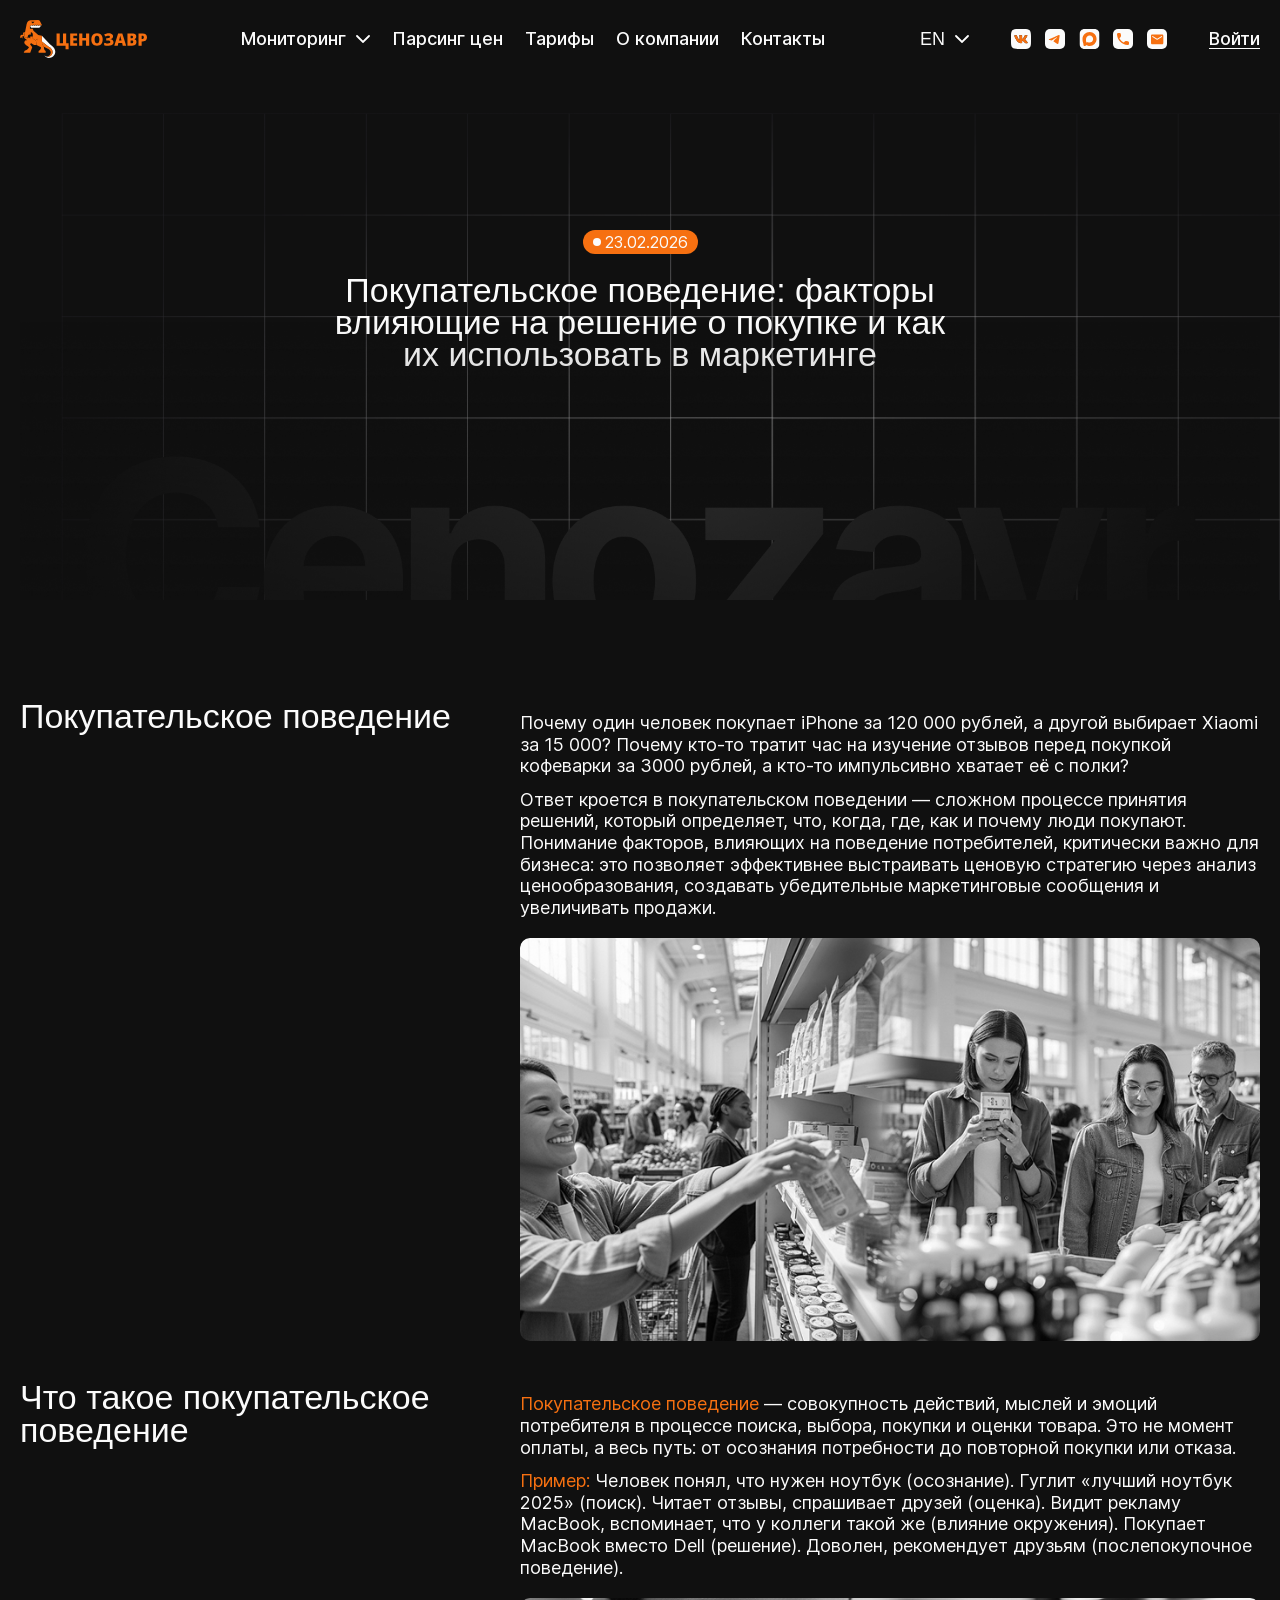
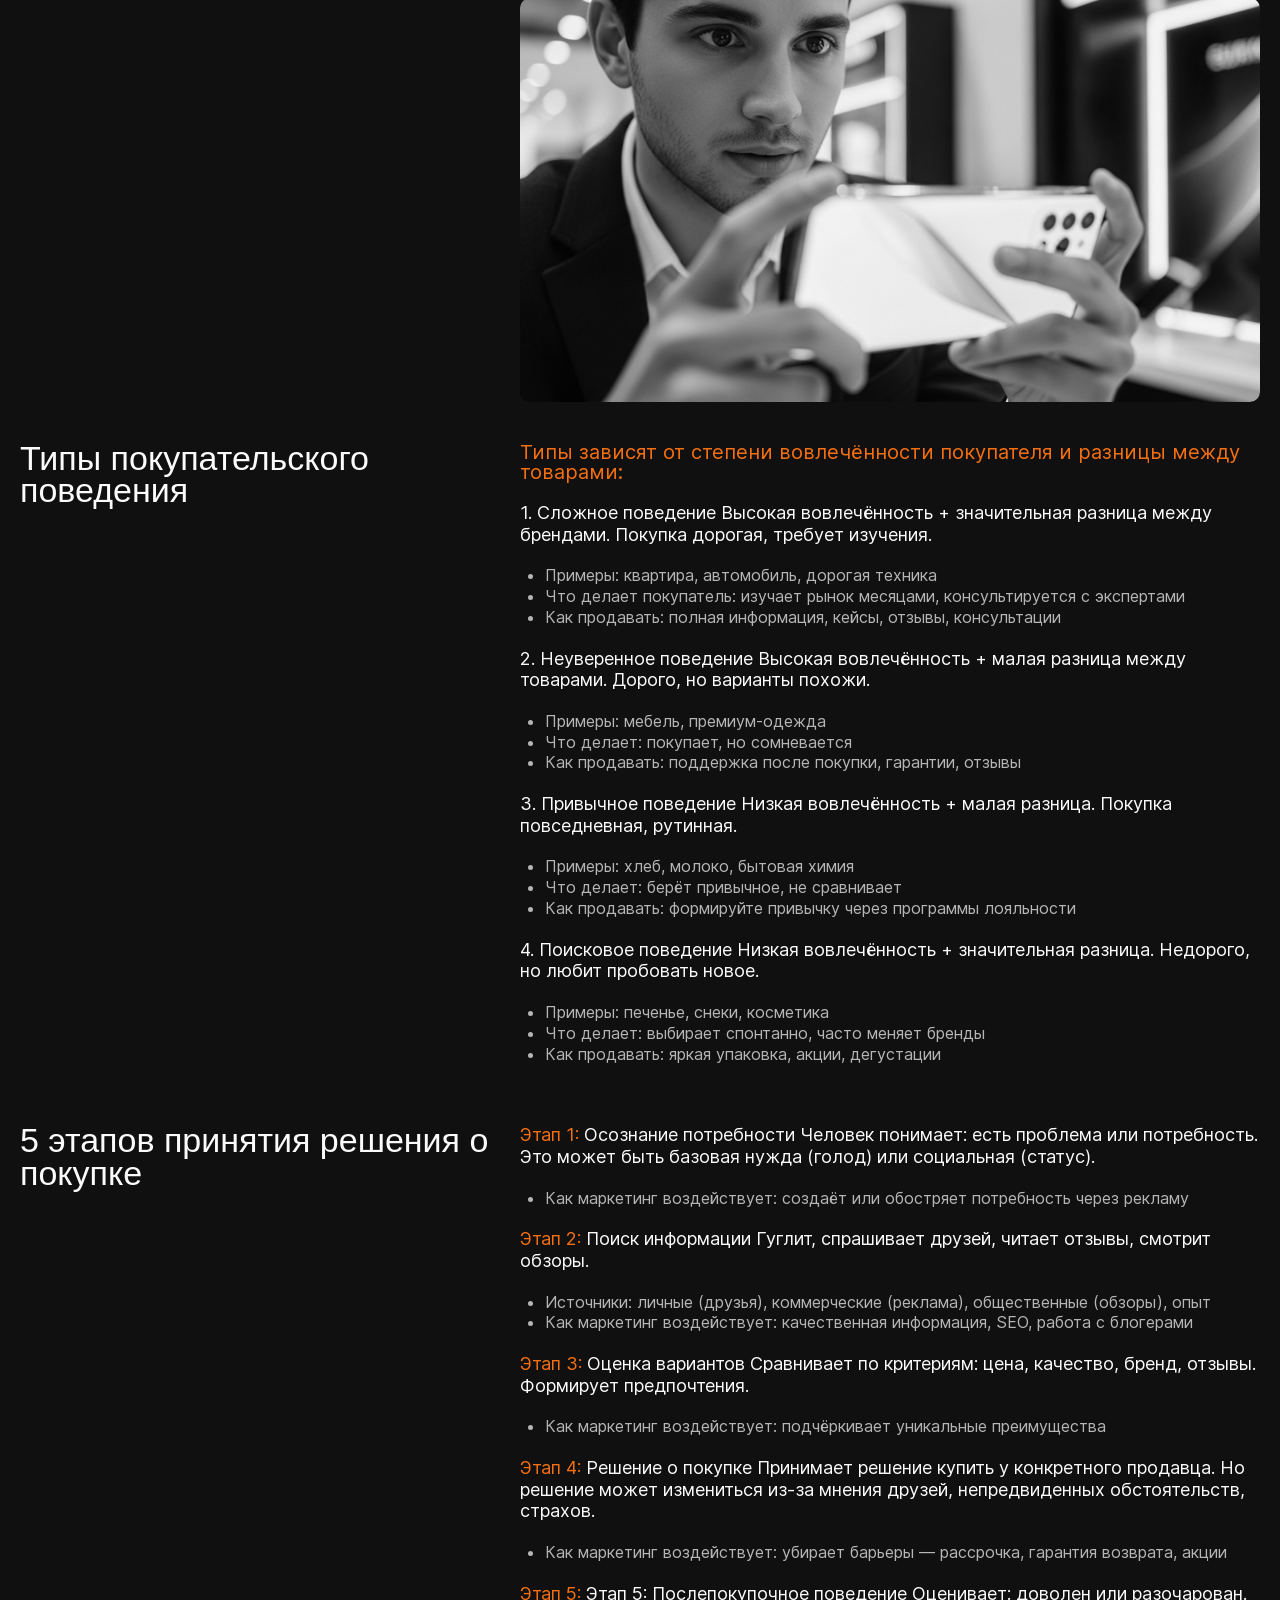
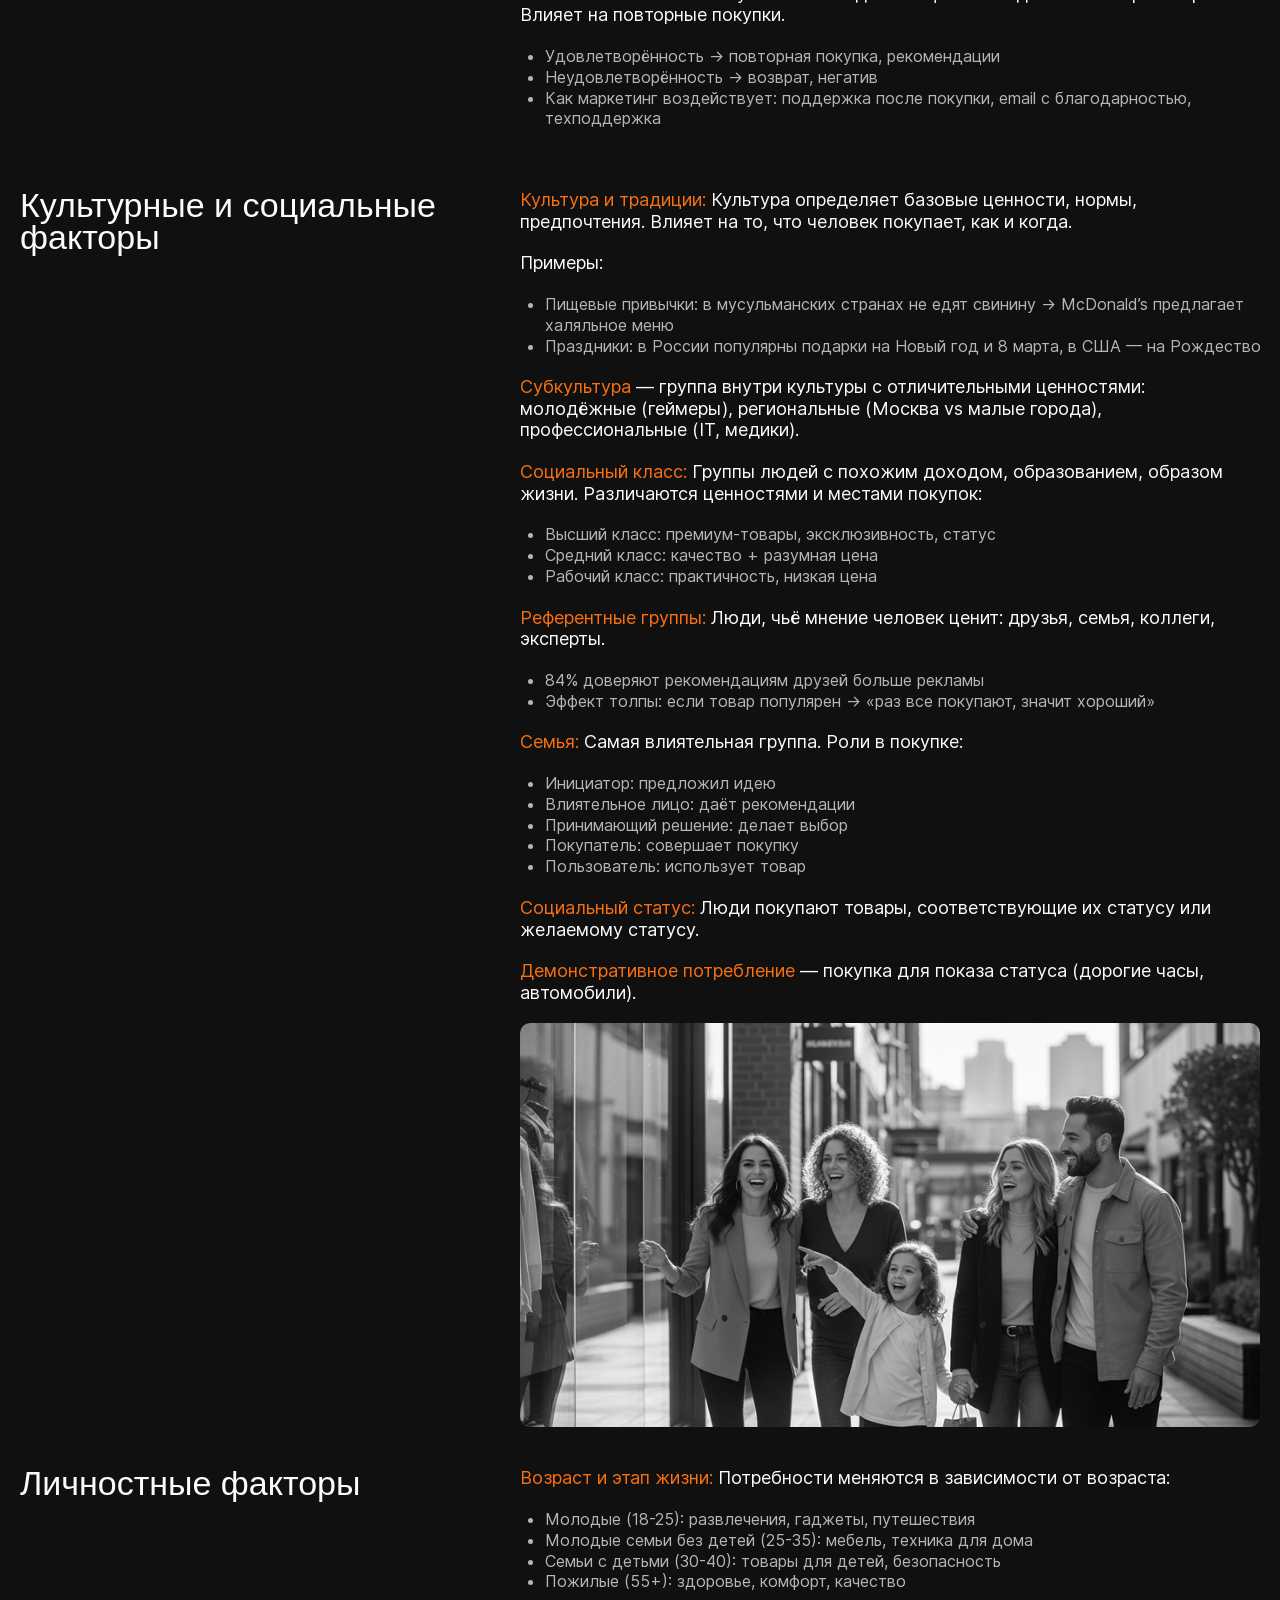
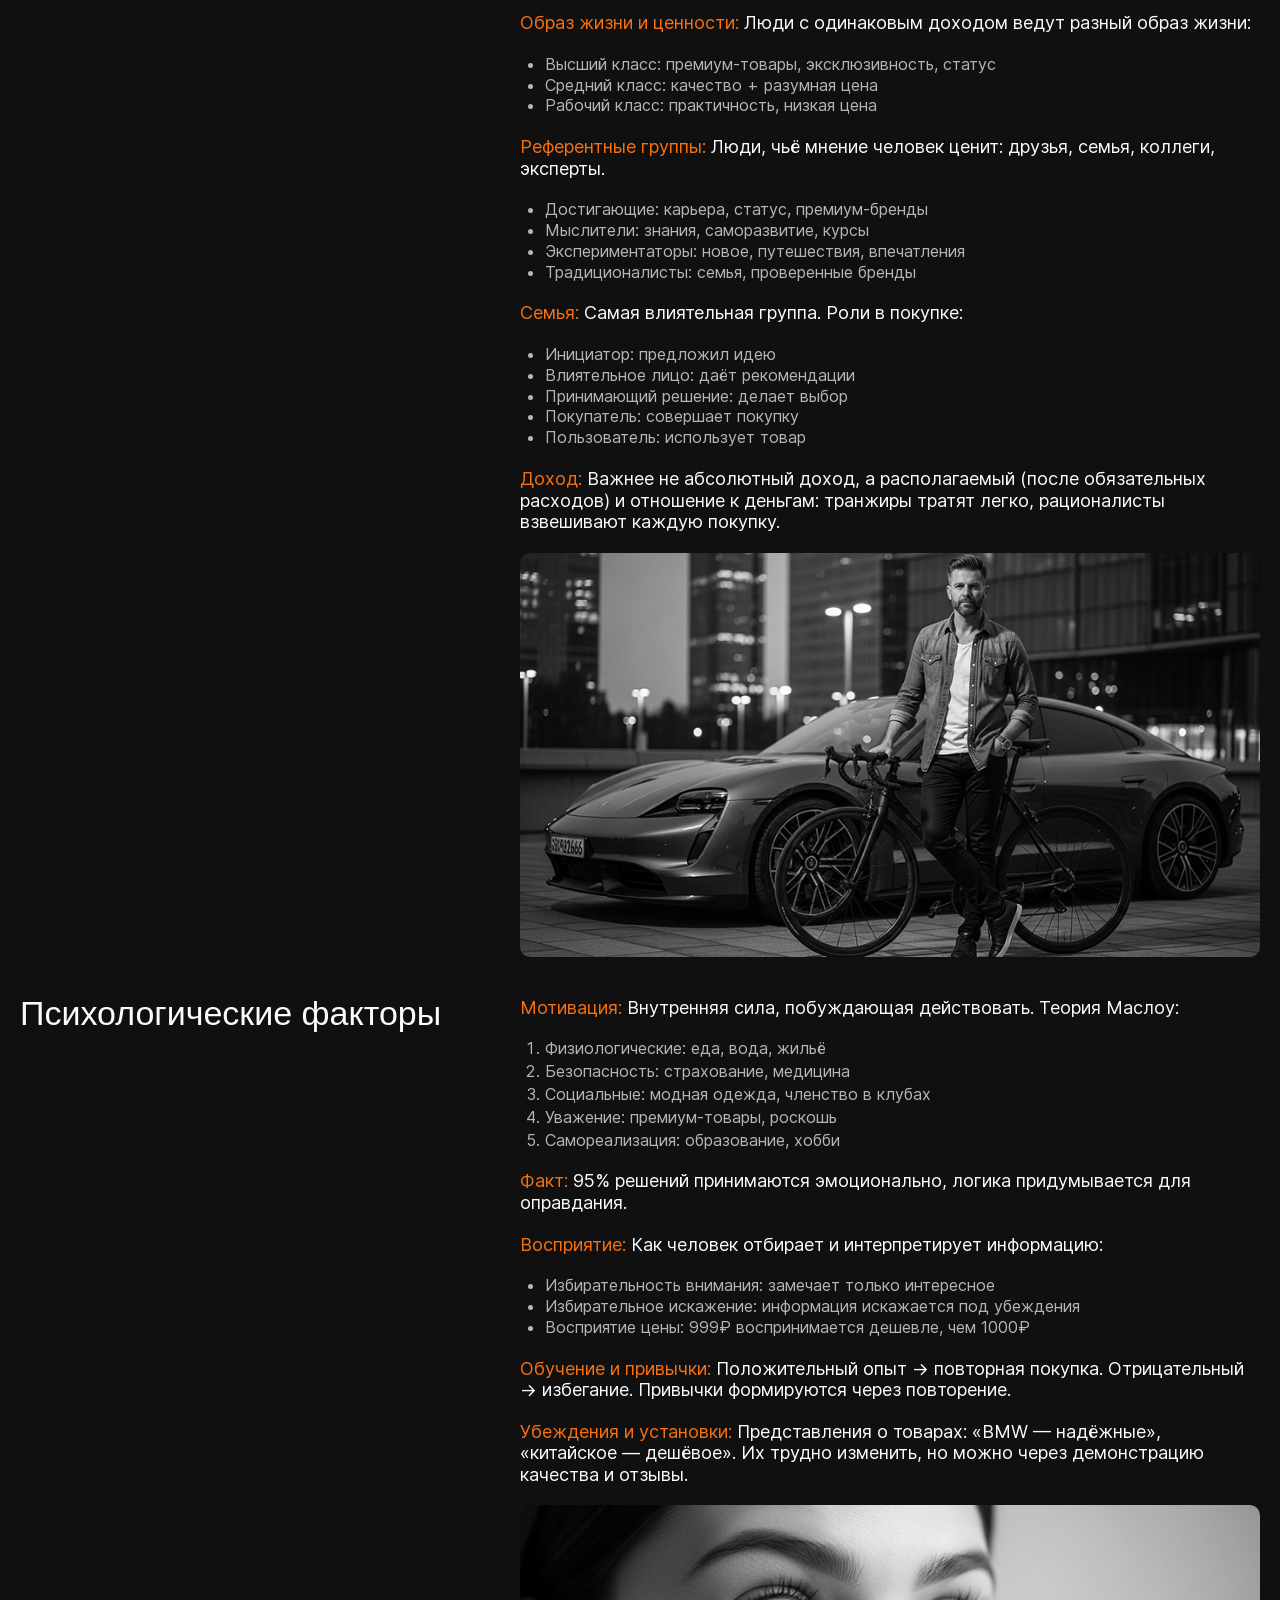
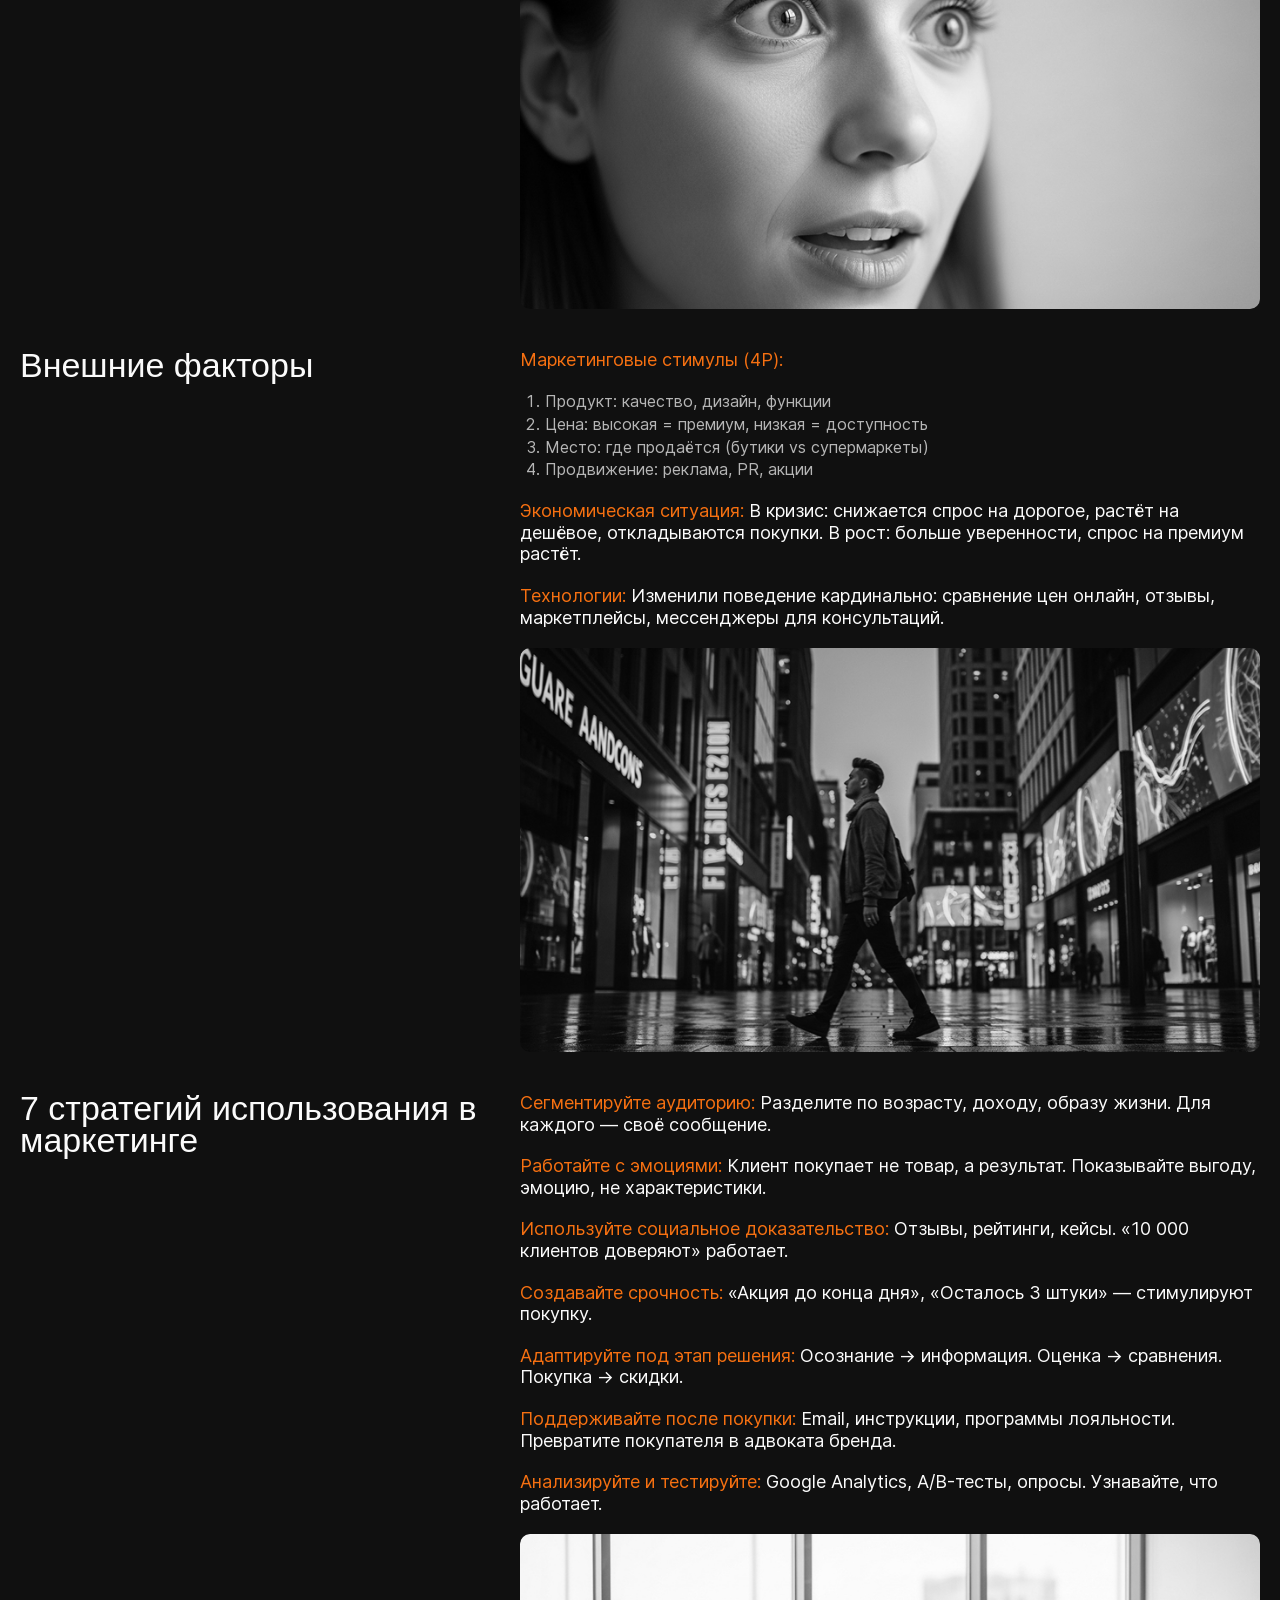
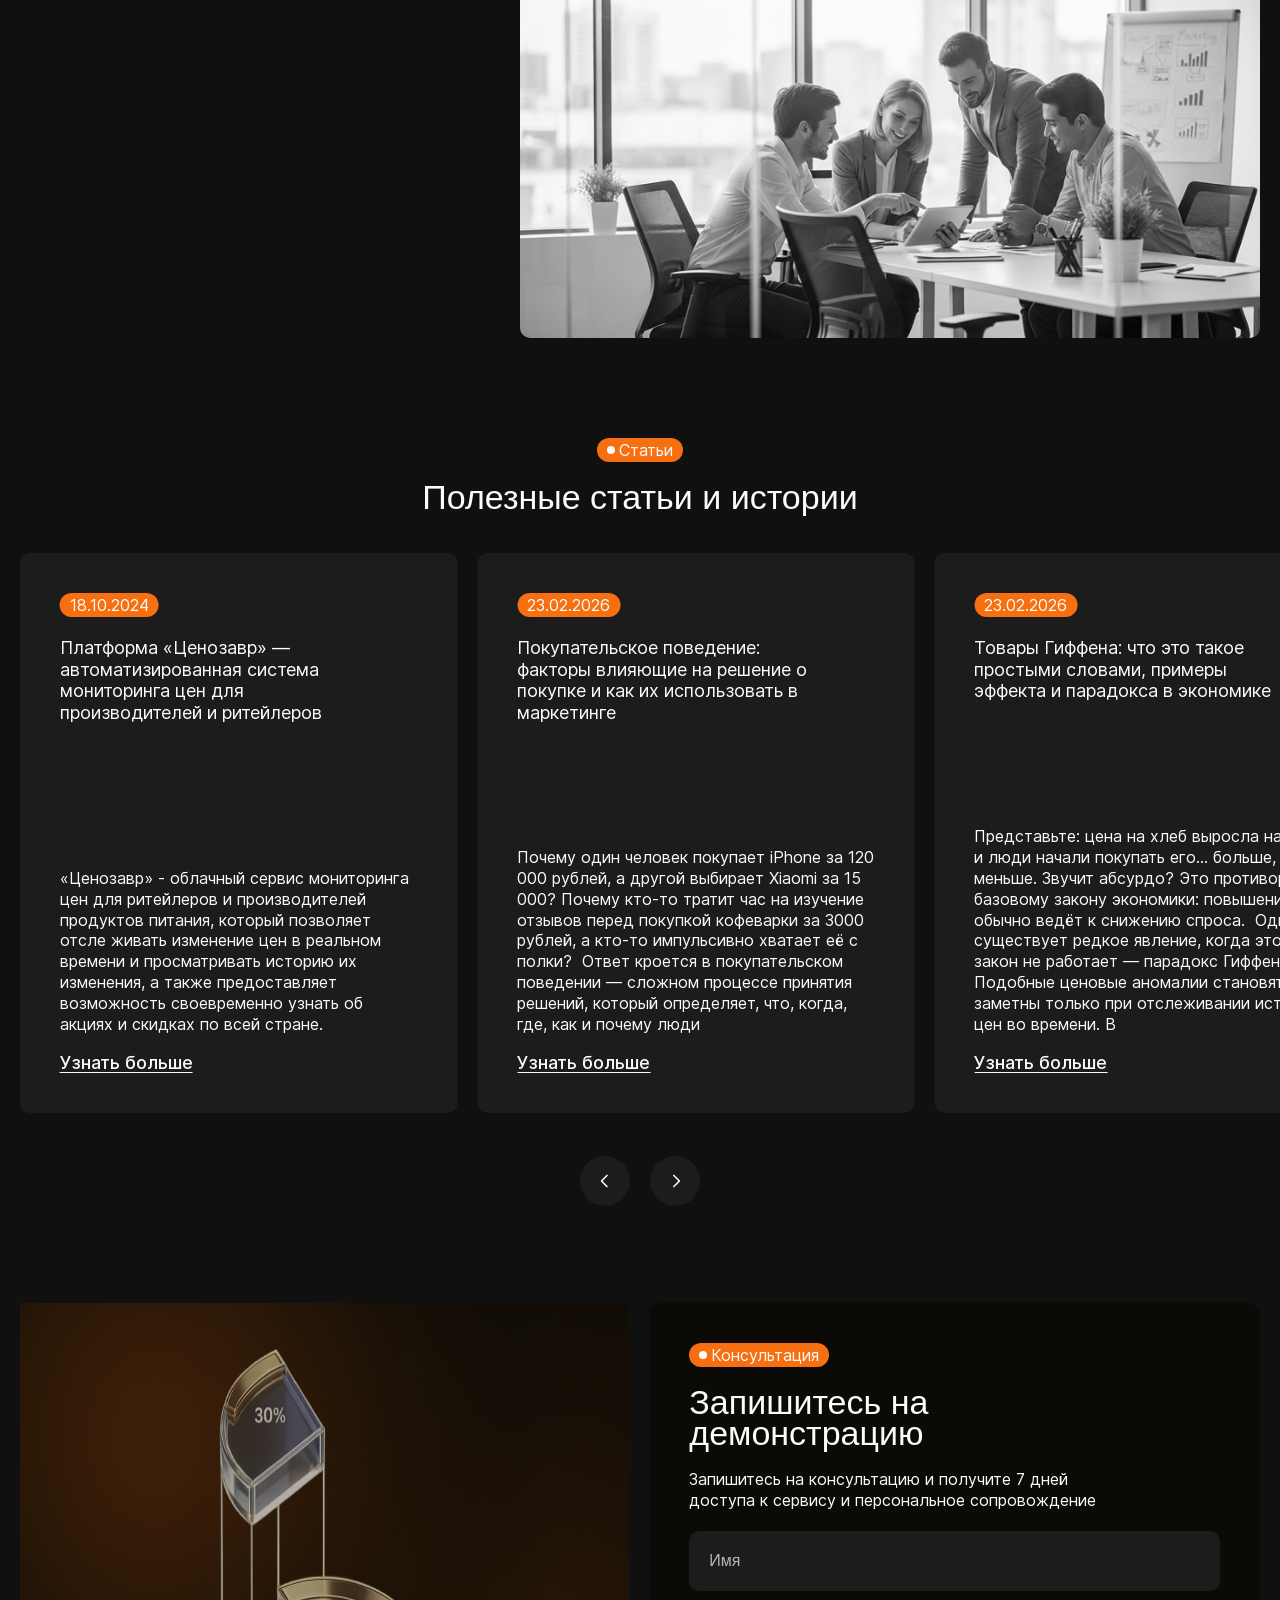
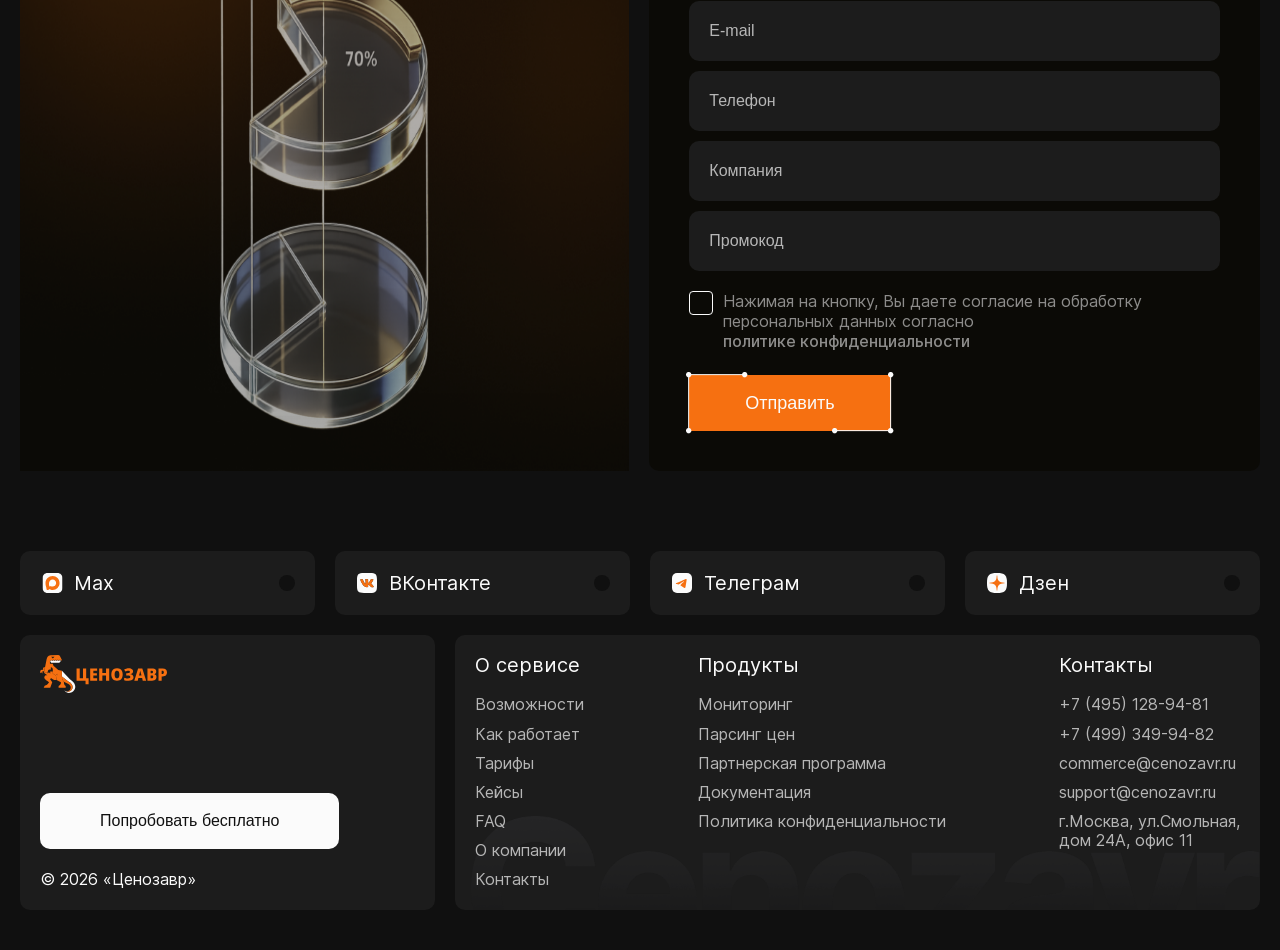
<file: article-page.html>
<!DOCTYPE html>
<html lang="ru">
<head>
    <meta charset="UTF-8">
    <meta name="viewport"
          content="width=device-width, user-scalable=no, initial-scale=1.0, maximum-scale=1.0, minimum-scale=1.0">
    <meta http-equiv="X-UA-Compatible" content="ie=edge">
    <link rel="stylesheet" href="style.css">
    <link href="https://fonts.cdnfonts.com/css/evolventa" rel="stylesheet">
    <title></title>
</head>
<body>


<header>
    <div class="container">
        <div class="header-main G-align-center G-justify-between">
            <a href="./index.html" class="logo G-flex"><img src="./assets/img/logo.svg" alt="Ценозавр"></a>
            <div class="nav-menu">
                <ul>
                    <li class="menu-drop"><a href="#">Мониторинг <svg class="arrow" width="14" height="8" viewBox="0 0 14 8" fill="none">
                        <path d="M1 1L7 7L13 1" stroke="white" stroke-width="1.8" stroke-linecap="round"></path>
                    </svg></a>

                        <ul class="submenu">
                            <li><a href="#">Тарифы</a></li>
                            <li><a href="#">Контакты</a></li>
                            <li><a href="#">О компании</a></li>
                        </ul>
                    </li>
                    <li><a href="#">Парсинг цен</a></li>
                    <li><a href="#">Тарифы</a></li>
                    <li><a href="#">О компании</a></li>
                    <li><a href="#">Контакты</a></li>
                </ul>
            </div>
            <div class="entrance-flex G-align-center">
                <div class="lang-dropdown">
                    <button class="lang-btn">
                        <span>EN</span>
                        <svg class="arrow" width="14" height="8" viewBox="0 0 14 8" fill="none">
                            <path d="M1 1L7 7L13 1" stroke="white" stroke-width="1.8" stroke-linecap="round"/>
                        </svg>
                    </button>

                    <div class="lang-menu">
                        <a href="#">EN</a>
                        <a href="#">RU</a>
                    </div>
                </div>
                <div class="social-icon G-align-center">
                    <a href="" target="_blank"><img src="./assets/img/icon-vk.svg" alt="vk"></a>
                    <a href="" target="_blank"><img src="./assets/img/icon-telegram.svg" alt="telegram"></a>
                    <a href="" target="_blank"><img src="./assets/img/icon-max.svg" alt="max"></a>
                    <a href="" target="_blank"><img src="./assets/img/icon-call.svg" alt="call"></a>
                    <a href="" target="_blank"><img src="./assets/img/icon-mail.svg" alt="call"></a>
                </div>
                <a href="#" class="link-liner">Войти</a>
                <div class="open-menu">
                    <span></span>
                    <span></span>
                    <span></span>
                </div>
            </div>
        </div>
    </div>
    <div class="menu-mobile">
        <div class="menu-mobile-scr">
            <div class="mobile-menu">
                <div class="footer-menu-hrefs">
                    <h3>О сервисе</h3>
                    <ul>
                        <li><a href="#">Возможности</a></li>
                        <li><a href="#">Как работает</a></li>
                        <li><a href="#">Тарифы</a></li>
                        <li><a href="#">Кейсы</a></li>
                        <li><a href="#">FAQ</a></li>
                        <li><a href="#">О компании</a></li>
                        <li><a href="#">Контакты</a></li>
                    </ul>
                </div>
                <div class="footer-menu-hrefs">
                    <h3>Продукты</h3>
                    <ul>
                        <li><a href="#">Мониторинг</a></li>
                        <li><a href="#">Парсинг цен</a></li>
                        <li><a href="#">Партнерская программа</a></li>
                        <li><a href="#">Документация</a></li>
                        <li><a href="#">Политика конфиденциальности</a></li>
                    </ul>
                </div>
                <div class="footer-menu-hrefs">
                    <h3>Контакты</h3>
                    <ul>
                        <li><a href="#">+7 (495) 128-94-81</a></li>
                        <li><a href="#">+7 (499) 349-94-82</a></li>
                        <li><a href="#">commerce@cenozavr.ru</a></li>
                        <li><a href="#">support@cenozavr.ru</a></li>
                        <li>г.Москва, ул.Смольная, <br> дом 24А, офис 11</li>
                    </ul>
                </div>
            </div>
            <button class="btn-white">Try for free</button>
        </div>
        <div class="cenozavr-menu">
            <img src="./assets/img/cenozavr-menu.png" alt="cenozavr">
        </div>
    </div>
</header>

<section class="price-monitor">
    <div class="container">

        <div class="price-monitor-tit G-center G-flex-column">
            <span class="tit-for-what"><span class="circle-dot"></span> 23.02.2026</span>

            <h2>Покупательское поведение: факторы <br> влияющие на решение о покупке и как <br> их использовать в маркетинге</h2>
            <div class="price-monitor-logo G-flex">
                <img src="./assets/img/price-monitor-fon.png" class="logo-cenozav" alt="price">
                <img src="./assets/img/price-monitor-mob.png" class="logo-cenozav-mob" alt="price">
            </div>
        </div>
    </div>
</section>

<section class="buying-behavior">
    <div class="container">
        <div class="price-monitor-cnt  G-flex-column">
            <div class="price-monitor-info G-align-start G-justify-between">
                <h2> Покупательское поведение</h2>
                <div class="price-monitor-text">
                    <p>
                        Почему один человек покупает iPhone за 120 000 рублей, а другой выбирает Xiaomi за 15 000? Почему кто-то тратит час на изучение отзывов перед покупкой кофеварки за 3000 рублей, а кто-то импульсивно хватает её с полки? 
                    </p>
                    <p>
                        Ответ кроется в покупательском поведении — сложном процессе принятия решений, который определяет, что, когда, где, как и почему люди покупают. Понимание факторов, влияющих на поведение потребителей, критически важно для бизнеса: это позволяет эффективнее выстраивать ценовую стратегию через анализ ценообразования, создавать убедительные маркетинговые сообщения и увеличивать продажи.
                    </p>

                    <div class="price-monitor-photo G-flex">
                        <img src="./assets/img/article-1.png" alt="article">
                    </div>
                </div>
            </div>
            <div class="price-monitor-info G-align-start G-justify-between">
                <h2>Что такое покупательское поведение</h2>
                <div class="price-monitor-text">
                    <p>
                        <span>Покупательское поведение </span>— совокупность действий, мыслей и эмоций потребителя в процессе поиска, выбора, покупки и оценки товара. Это не момент оплаты, а весь путь: от осознания потребности до повторной покупки или отказа.
                    </p>
                    <p>
                        <span>Пример:</span> Человек понял, что нужен ноутбук (осознание). Гуглит «лучший ноутбук 2025» (поиск). Читает отзывы, спрашивает друзей (оценка). Видит рекламу MacBook, вспоминает, что у коллеги такой же (влияние окружения). Покупает MacBook вместо Dell (решение). Доволен, рекомендует друзьям (послепокупочное поведение).
                    </p>

                    <div class="price-monitor-photo G-flex">
                        <img src="./assets/img/article-2.png" alt="article">
                    </div>
                </div>
            </div>
            <div class="price-monitor-info G-align-start G-justify-between">
                <h2>Типы покупательского поведения</h2>
                <div class="price-monitor-text">
                    <h3>Типы зависят от степени вовлечённости покупателя и разницы между товарами:</h3>
                    <h4>1. Сложное поведение Высокая вовлечённость + значительная разница между брендами. Покупка дорогая, требует изучения.</h4>
                    <ul>
                        <li>Примеры: квартира, автомобиль, дорогая техника</li>
                        <li>Что делает покупатель: изучает рынок месяцами, консультируется с экспертами</li>
                        <li>Как продавать: полная информация, кейсы, отзывы, консультации</li>
                    </ul>
                    <h4>2. Неуверенное поведение Высокая вовлечённость + малая разница между товарами. Дорого, но варианты похожи.</h4>
                    <ul>
                        <li>Примеры: мебель, премиум-одежда</li>
                        <li>Что делает: покупает, но сомневается</li>
                        <li>Как продавать: поддержка после покупки, гарантии, отзывы</li>
                    </ul>
                    <h4>3. Привычное поведение Низкая вовлечённость + малая разница. Покупка повседневная, рутинная.</h4>
                    <ul>
                        <li>Примеры: хлеб, молоко, бытовая химия</li>
                        <li>Что делает: берёт привычное, не сравнивает</li>
                        <li>Как продавать: формируйте привычку через программы лояльности</li>
                    </ul>
                    <h4>4. Поисковое поведение Низкая вовлечённость + значительная разница. Недорого, но любит пробовать новое.</h4>
                    <ul>
                        <li>Примеры: печенье, снеки, косметика</li>
                        <li>Что делает: выбирает спонтанно, часто меняет бренды</li>
                        <li>Как продавать: яркая упаковка, акции, дегустации</li>
                    </ul>
                </div>
            </div>
            <div class="price-monitor-info G-align-start G-justify-between">
                <h2>5 этапов принятия решения о покупке</h2>
                <div class="price-monitor-text">
                    <h4><span>Этап 1:</span> Осознание потребности Человек понимает: есть проблема или потребность. Это может быть базовая нужда (голод) или социальная (статус).</h4>
                    <ul>
                        <li>Как маркетинг воздействует: создаёт или обостряет потребность через рекламу</li>
                    </ul>
                    <h4><span>Этап 2:</span> Поиск информации Гуглит, спрашивает друзей, читает отзывы, смотрит обзоры.</h4>
                    <ul>
                        <li>Источники: личные (друзья), коммерческие (реклама), общественные (обзоры), опыт</li>
                        <li>Как маркетинг воздействует: качественная информация, SEO, работа с блогерами</li>
                    </ul>
                    <h4><span>Этап 3:</span> Оценка вариантов Сравнивает по критериям: цена, качество, бренд, отзывы. Формирует предпочтения.</h4>
                    <ul>
                        <li>Как маркетинг воздействует: подчёркивает уникальные преимущества</li>
                    </ul>
                    <h4><span>Этап 4:</span>  Решение о покупке Принимает решение купить у конкретного продавца. Но решение может измениться из-за мнения друзей, непредвиденных обстоятельств, страхов.</h4>
                    <ul>
                        <li>Как маркетинг воздействует: убирает барьеры — рассрочка, гарантия возврата, акции</li>
                    </ul>
                    <h4><span>Этап 5:</span>  Этап 5: Послепокупочное поведение Оценивает: доволен или разочарован. Влияет на повторные покупки.</h4>
                    <ul>
                        <li>Удовлетворённость → повторная покупка, рекомендации</li>
                        <li>Неудовлетворённость → возврат, негатив</li>
                        <li>Как маркетинг воздействует: поддержка после покупки, email с благодарностью, техподдержка</li>
                    </ul>

                </div>
            </div>


            <div class="price-monitor-info G-align-start G-justify-between">
                <h2>Культурные и социальные факторы</h2>
                <div class="price-monitor-text">
                    <h4><span>Культура и традиции:</span> Культура определяет базовые ценности, нормы, предпочтения. Влияет на то, что человек покупает, как и когда.</h4>
                    <h4>Примеры:</h4>
                    <ul>
                        <li>Пищевые привычки: в мусульманских странах не едят свинину → McDonald’s предлагает халяльное меню</li>
                        <li>Праздники: в России популярны подарки на Новый год и 8 марта, в США — на Рождество</li>
                    </ul>
                    <h4><span>Субкультура</span> — группа внутри культуры с отличительными ценностями: молодёжные (геймеры), региональные (Москва vs малые города), профессиональные (IT, медики).</h4>
                    <h4><span>Социальный класс:</span> Группы людей с похожим доходом, образованием, образом жизни. Различаются ценностями и местами покупок:</h4>
                    <ul>
                        <li>Высший класс: премиум-товары, эксклюзивность, статус</li>
                        <li>Средний класс: качество + разумная цена</li>
                        <li>Рабочий класс: практичность, низкая цена</li>
                    </ul>
                    <h4><span>Референтные группы:</span> Люди, чьё мнение человек ценит: друзья, семья, коллеги, эксперты.</h4>
                    <ul>
                        <li>84% доверяют рекомендациям друзей больше рекламы</li>
                        <li>Эффект толпы: если товар популярен → «раз все покупают, значит хороший»</li>
                    </ul>
                    <h4><span>Семья:</span> Самая влиятельная группа. Роли в покупке:</h4>
                    <ul>
                        <li>Инициатор: предложил идею</li>
                        <li>Влиятельное лицо: даёт рекомендации</li>
                        <li>Принимающий решение: делает выбор</li>
                        <li>Покупатель: совершает покупку</li>
                        <li>Пользователь: использует товар</li>
                    </ul>

                    <h4><span>Социальный статус:</span> Люди покупают товары, соответствующие их статусу или желаемому статусу. </h4>
                    <h4><span>Демонстративное потребление</span> — покупка для показа статуса (дорогие часы, автомобили).</h4>
                    <div class="price-monitor-photo G-flex">
                        <img src="./assets/img/article-3.png" alt="article">
                    </div>
                </div>
            </div>

            <div class="price-monitor-info G-align-start G-justify-between">
                <h2>Личностные факторы</h2>
                <div class="price-monitor-text">

                    <h4><span>Возраст и этап жизни:</span> Потребности меняются в зависимости от возраста:</h4>
                    <ul>
                        <li>Молодые (18-25): развлечения, гаджеты, путешествия</li>
                        <li>Молодые семьи без детей (25-35): мебель, техника для дома</li>
                        <li>Семьи с детьми (30-40): товары для детей, безопасность</li>
                        <li>Пожилые (55+): здоровье, комфорт, качество</li>
                    </ul>

                    <h4><span>Образ жизни и ценности:</span> Люди с одинаковым доходом ведут разный образ жизни:</h4>
                    <ul>
                        <li>Высший класс: премиум-товары, эксклюзивность, статус</li>
                        <li>Средний класс: качество + разумная цена</li>
                        <li>Рабочий класс: практичность, низкая цена</li>
                    </ul>

                    <h4><span>Референтные группы:</span> Люди, чьё мнение человек ценит: друзья, семья, коллеги, эксперты.</h4>

                    <ul>
                        <li>Достигающие: карьера, статус, премиум-бренды</li>
                        <li>Мыслители: знания, саморазвитие, курсы</li>
                        <li>Экспериментаторы: новое, путешествия, впечатления</li>
                        <li>Традиционалисты: семья, проверенные бренды</li>
                    </ul>

                    <h4><span>Семья:</span> Самая влиятельная группа. Роли в покупке:</h4>

                    <ul>
                        <li>Инициатор: предложил идею</li>
                        <li>Влиятельное лицо: даёт рекомендации</li>
                        <li>Принимающий решение: делает выбор</li>
                        <li>Покупатель: совершает покупку</li>
                        <li>Пользователь: использует товар</li>
                    </ul>

                    <h4><span>Доход:</span> Важнее не абсолютный доход, а располагаемый (после обязательных расходов) и отношение к деньгам: транжиры тратят легко, рационалисты взвешивают каждую покупку.</h4>

                     <div class="price-monitor-photo G-flex">
                        <img src="./assets/img/article-4.png" alt="article">
                    </div>
                </div>
            </div>

            <div class="price-monitor-info G-align-start G-justify-between">
                <h2>Психологические факторы</h2>
                <div class="price-monitor-text">

                    <h4><span>Мотивация:</span> Внутренняя сила, побуждающая действовать. Теория Маслоу:</h4>
                    <div class="ul-for-number">
                        <ul>
                            <li>Физиологические: еда, вода, жильё</li>
                            <li>Безопасность: страхование, медицина</li>
                            <li>Социальные: модная одежда, членство в клубах</li>
                            <li>Уважение: премиум-товары, роскошь</li>
                            <li>Самореализация: образование, хобби</li>
                        </ul>
                    </div>

                    <h4><span>Факт:</span> 95% решений принимаются эмоционально, логика придумывается для оправдания.</h4>


                    <h4><span>Восприятие:</span> Как человек отбирает и интерпретирует информацию:</h4>

                    <ul>
                        <li>Избирательность внимания: замечает только интересное</li>
                        <li>Избирательное искажение: информация искажается под убеждения</li>
                        <li>Восприятие цены: 999₽ воспринимается дешевле, чем 1000₽</li>
                    </ul>

                    <h4><span>Обучение и привычки:</span> Положительный опыт → повторная покупка. Отрицательный → избегание. Привычки формируются через повторение.</h4>

                    <h4><span>Убеждения и установки:</span> Представления о товарах: «BMW — надёжные», «китайское — дешёвое». Их трудно изменить, но можно через демонстрацию качества и отзывы.</h4>


                    <div class="price-monitor-photo G-flex">
                        <img src="./assets/img/article-5.png" alt="article">
                    </div>
                </div>
            </div>


            <div class="price-monitor-info G-align-start G-justify-between">
                <h2>Внешние факторы</h2>
                <div class="price-monitor-text">

                    <h4><span>Маркетинговые стимулы (4P):</span></h4>
                    <div class="ul-for-number">
                        <ul>
                            <li>Продукт: качество, дизайн, функции</li>
                            <li>Цена: высокая = премиум, низкая = доступность</li>
                            <li>Место: где продаётся (бутики vs супермаркеты)</li>
                            <li>Продвижение: реклама, PR, акции</li>
                        </ul>
                    </div>

                    <h4><span>Экономическая ситуация:</span> В кризис: снижается спрос на дорогое, растёт на дешёвое, откладываются покупки. В рост: больше уверенности, спрос на премиум растёт.</h4>


                    <h4><span>Технологии:</span> Изменили поведение кардинально: сравнение цен онлайн, отзывы, маркетплейсы, мессенджеры для консультаций.</h4>

                    <div class="price-monitor-photo G-flex">
                        <img src="./assets/img/article-6.png" alt="article">
                    </div>
                </div>
            </div>

            <div class="price-monitor-info G-align-start G-justify-between">
                <h2>7 стратегий использования в маркетинге</h2>
                <div class="price-monitor-text">

                    <h4><span>Сегментируйте аудиторию:</span> Разделите по возрасту, доходу, образу жизни. Для каждого — своё сообщение.</h4>

                    <h4><span>Работайте с эмоциями:</span> Клиент покупает не товар, а результат. Показывайте выгоду, эмоцию, не характеристики.</h4>
                    <h4><span>Используйте социальное доказательство:</span> Отзывы, рейтинги, кейсы. «10 000 клиентов доверяют» работает.</h4>
                    <h4><span>Создавайте срочность:</span> «Акция до конца дня», «Осталось 3 штуки» — стимулируют покупку.</h4>
                    <h4><span>Адаптируйте под этап решения:</span> Осознание → информация. Оценка → сравнения. Покупка → скидки.</h4>
                    <h4><span>Поддерживайте после покупки:</span> Email, инструкции, программы лояльности. Превратите покупателя в адвоката бренда.</h4>
                    <h4><span>Анализируйте и тестируйте:</span> Google Analytics, A/B-тесты, опросы. Узнавайте, что работает.</h4>

                    <div class="price-monitor-photo G-flex">
                        <img src="./assets/img/article-7.png" alt="article">
                    </div>
                </div>
            </div>

        </div>
    </div>
</section>

<section class="studies-main section-margin">
    <div class="container">
        <div class="prices-form-tit G-flex-column G-align-center">
            <span class="tit-for-what"><span class="circle-dot"></span> Статьи</span>
            <h2>Полезные статьи и истории</h2>
        </div>

        <div class="studies-clients">
            <div class="swiper studies-slider">
                <div class="swiper-wrapper">
                    <div class="swiper-slide">
                        <div class="articles-boxes G-flex-column G-justify-between">
                            <div class="articles-title G-align-start G-flex-column">
                                <span class="tit-for-what">18.10.2024</span>
                                <h4>Платформа «Ценозавр» — автоматизированная система мониторинга цен для производителей и ритейлеров</h4>
                            </div>
                            <div class="articles-info G-flex-column G-align-start">
                                <p>
                                    «Ценозавр» - облачный сервис мониторинга цен для ритейлеров и производителей продуктов питания, который позволяет отсле живать изменение цен в реальном времени и просматривать историю их изменения, а также предоставляет возможность своевременно узнать об акциях и скидках по всей стране.
                                </p>
                                <a href="#" class="link-liner">Узнать больше</a>
                            </div>
                        </div>
                    </div>
                    <div class="swiper-slide">
                        <div class="articles-boxes G-flex-column G-justify-between">
                            <div class="articles-title G-align-start G-flex-column">
                                <span class="tit-for-what">23.02.2026</span>
                                <h4>Покупательское поведение: факторы влияющие на решение о покупке и как их использовать в маркетинге</h4>
                            </div>
                            <div class="articles-info G-flex-column G-align-start">
                                <p>
                                    Почему один человек покупает iPhone за 120 000 рублей, а другой выбирает Xiaomi за 15 000? Почему кто-то тратит час на изучение отзывов перед покупкой кофеварки за 3000 рублей, а кто-то импульсивно хватает её с полки?  Ответ кроется в покупательском поведении — сложном процессе принятия решений, который определяет, что, когда, где, как и почему люди
                                </p>
                                <a href="#" class="link-liner">Узнать больше</a>
                            </div>
                        </div>
                    </div>
                    <div class="swiper-slide">
                        <div class="articles-boxes G-flex-column G-justify-between">
                            <div class="articles-title G-align-start G-flex-column">
                                <span class="tit-for-what">23.02.2026</span>
                                <h4>Товары Гиффена: что это такое простыми словами, примеры эффекта и парадокса в экономике</h4>
                            </div>
                            <div class="articles-info G-flex-column G-align-start">
                                <p>
                                    Представьте: цена на хлеб выросла на 30%, и люди начали покупать его… больше, а не меньше. Звучит абсурдо? Это противоречит базовому закону экономики: повышение цен обычно ведёт к снижению спроса.  Однако существует редкое явление, когда этот закон не работает — парадокс Гиффена. Подобные ценовые аномалии становятся заметны только при отслеживании истории цен во времени. В
                                </p>
                                <a href="#" class="link-liner">Узнать больше</a>
                            </div>
                        </div>
                    </div>
                    <div class="swiper-slide">
                        <div class="articles-boxes G-flex-column G-justify-between">
                            <div class="articles-title G-align-start G-flex-column">
                                <span class="tit-for-what">23.02.2026</span>
                                <h4>Как продавать цифровые товары: от идеи до первой продажи без технических навыков</h4>
                            </div>
                            <div class="articles-info G-flex-column G-align-start">
                                <p>
                                    Представьте: создали продукт один раз — продаёте бесконечно. Никаких складов, доставки, производственных линий. Покупатель оплатил — мгновенно получил товар. Себестоимость копии близка к нулю, а прибыль масштабируется без физических ограничений. Это реальность цифровых товаров — одной из самых перспективных бизнес-моделей современности.  От онлайн-курсов до программного обеспечения, от электронных книг до шаблонов — цифровые продукты позволяют
                                </p>
                                <a href="#" class="link-liner">Узнать больше</a>
                            </div>
                        </div>

                    </div>
                    <div class="swiper-slide">
                        <div class="articles-boxes G-flex-column G-justify-between">
                            <div class="articles-title G-align-start G-flex-column">
                                <span class="tit-for-what">23.02.2026</span>
                                <h4>Факторы ценообразования: как установить цену, которая продаёт и приносит прибыль</h4>
                            </div>
                            <div class="articles-info G-flex-column G-align-start">
                                <p>
                                    Представьте: вы запустили продукт, посчитали себестоимость, накинули 30% наценки — и уверены, что всё правильно. Месяц спустя продаж нет. Конкуренты продают дороже, но очередь к ним. Вы снижаете цену — продажи не растут, зато прибыль тает. Знакомая ситуация?  Проблема в том, что ценообразование — это не арифметика затрат, а психология ценности. Покупатель платит не за
                                </p>
                                <a href="#" class="link-liner">Узнать больше</a>
                            </div>
                        </div>
                    </div>
                </div>
            </div>
            <div class="studies-btn G-center">
                <div class="studies-prev swiper-button-prev">
                    <i class="icon-arrow-left"></i>
                </div>
                <div class="studies-next swiper-button-next">
                    <i class="icon-arrow-right"></i>
                </div>
            </div>
        </div>

    </div>
</section>

<section class="contact-section section-margin">
    <div class="container">
        <div class="contact-flex G-flex">
            <div class="contact-photo G-flex">
                <img src="./assets/img/touch-pic.png" alt="touch">
            </div>
            <div class="contact-form G-flex-column G-justify-between">
                <div class="prices-form-tit G-flex-column G-align-start">
                    <span class="tit-for-what"><span class="circle-dot"></span> Консультация</span>
                    <h2>Запишитесь на демонстрацию</h2>
                    <p>
                        Запишитесь на консультацию и получите 7 дней доступа к сервису и персональное сопровождение
                    </p>
                </div>
                <form action="">
                    <div class="form-input-col G-flex-column">
                        <div class="form-input">
                            <label>
                                <input type="text" placeholder="Имя">
                            </label>
                        </div>
                        <div class="form-input">
                            <label>
                                <input type="text" placeholder="E-mail">
                            </label>
                        </div>
                        <div class="form-input">
                            <label>
                                <input type="text" placeholder="Телефон">
                            </label>
                        </div>
                        <div class="form-input">
                            <label>
                                <input type="text" placeholder="Компания">
                            </label>
                        </div>
                        <div class="form-input">
                            <label>
                                <input type="text" placeholder="Промокод">
                            </label>
                        </div>

                    </div>
                    <label class="form-check">
                        <small>Нажимая на кнопку, Вы даете согласие на обработку персональных данных согласно <a
                                href="#">политике конфиденциальности</a></small>
                        <input type="checkbox">
                        <span class="checkmark"></span>
                    </label>
                    <button data-val="modal-form" class="open_modal btn">Отправить</button>

                </form>
            </div>
        </div>
    </div>
</section>

<footer>
    <div class="container">
        <div class="footer-social G-align-center">
            <a href="#" class="social-href">
                <span class="social-name">
                    <img src="./assets/img/icon-max.svg" alt="max">
                    Max
                </span>
                <span class="names-circle"></span>
            </a>
            <a href="#" class="social-href">
                <span class="social-name">
                    <img src="./assets/img/icon-vk.svg" alt="vk">
                    ВКонтакте
                </span>
                <span class="names-circle"></span>
            </a>
            <a href="#" class="social-href">
                <span class="social-name">
                    <img src="./assets/img/icon-telegram.svg" alt="vk">
                    Телеграм
                </span>
                <span class="names-circle"></span>
            </a>
            <a href="#" class="social-href">
                <span class="social-name">
                    <img src="./assets/img/icon-dzen.svg" alt="vk">
                    Дзен
                </span>
                <span class="names-circle"></span>
            </a>
        </div>
        <div class="footer-main G-flex">
            <div class="footer-cnt G-flex-column G-align-start">
                <div class="mobail-social-flex">
                    <a href="./index.html" class="logo G-flex"><img src="./assets/img/logo.svg" alt="Ценозавр"></a>
                    <div class="mobail-social G-align-center">
                        <a href="#">
                            <img src="./assets/img/icon-max.svg" alt="max">
                            Max
                        </a>
                        <a href="#">
                            <img src="./assets/img/icon-vk.svg" alt="vk">
                            ВКонтакте
                        </a>
                        <a href="#">
                            <img src="./assets/img/icon-telegram.svg" alt="vk">
                            Телеграм
                        </a>
                        <a href="#">
                            <img src="./assets/img/icon-dzen.svg" alt="vk">
                            Дзен
                        </a>
                    </div>

                </div>
                <div class="footer-cnt-col G-flex-column G-align-start">
                    <button class="btn-white">Попробовать бесплатно</button>
                    <p>© 2026 «Ценозавр»</p>
                </div>
            </div>
            <div class="footer-menu">
                <div class="footer-menu-flex  G-align-start">
                    <div class="footer-menu-hrefs">
                        <h3>О сервисе</h3>
                        <ul>
                            <li><a href="#">Возможности</a></li>
                            <li><a href="#">Как работает</a></li>
                            <li><a href="#">Тарифы</a></li>
                            <li><a href="#">Кейсы</a></li>
                            <li><a href="#">FAQ</a></li>
                            <li><a href="#">О компании</a></li>
                            <li><a href="#">Контакты</a></li>
                        </ul>
                    </div>
                    <div class="footer-menu-hrefs">
                        <h3>Продукты</h3>
                        <ul>
                            <li><a href="#">Мониторинг</a></li>
                            <li><a href="#">Парсинг цен</a></li>
                            <li><a href="#">Партнерская программа</a></li>
                            <li><a href="#">Документация</a></li>
                            <li><a href="#">Политика конфиденциальности</a></li>
                        </ul>
                    </div>
                    <div class="footer-menu-hrefs">
                        <h3>Контакты</h3>
                        <ul>
                            <li><a href="#">+7 (495) 128-94-81</a></li>
                            <li><a href="#">+7 (499) 349-94-82</a></li>
                            <li><a href="#">commerce@cenozavr.ru</a></li>
                            <li><a href="#">support@cenozavr.ru</a></li>
                            <li>г.Москва, ул.Смольная, <br> дом 24А, офис 11</li>
                        </ul>
                    </div>
                </div>
                <div class="cenozavr-logo G-flex">
                    <img src="./assets/img/cenozavr.png" class="cenozavr-desctop" alt="cenozavr">
                    <img src="./assets/img/cenozavr-mob.png" class="cenozavr-mob" alt="cenozavr">
                </div>
            </div>
        </div>
    </div>
</footer>


<script src="assets/js/jquery-3.6.4.js"></script>
<script src="assets/js/swiper-bundle.min.js"></script>
<script src="assets/js/script.js"></script>
</body>
</html>
</file>
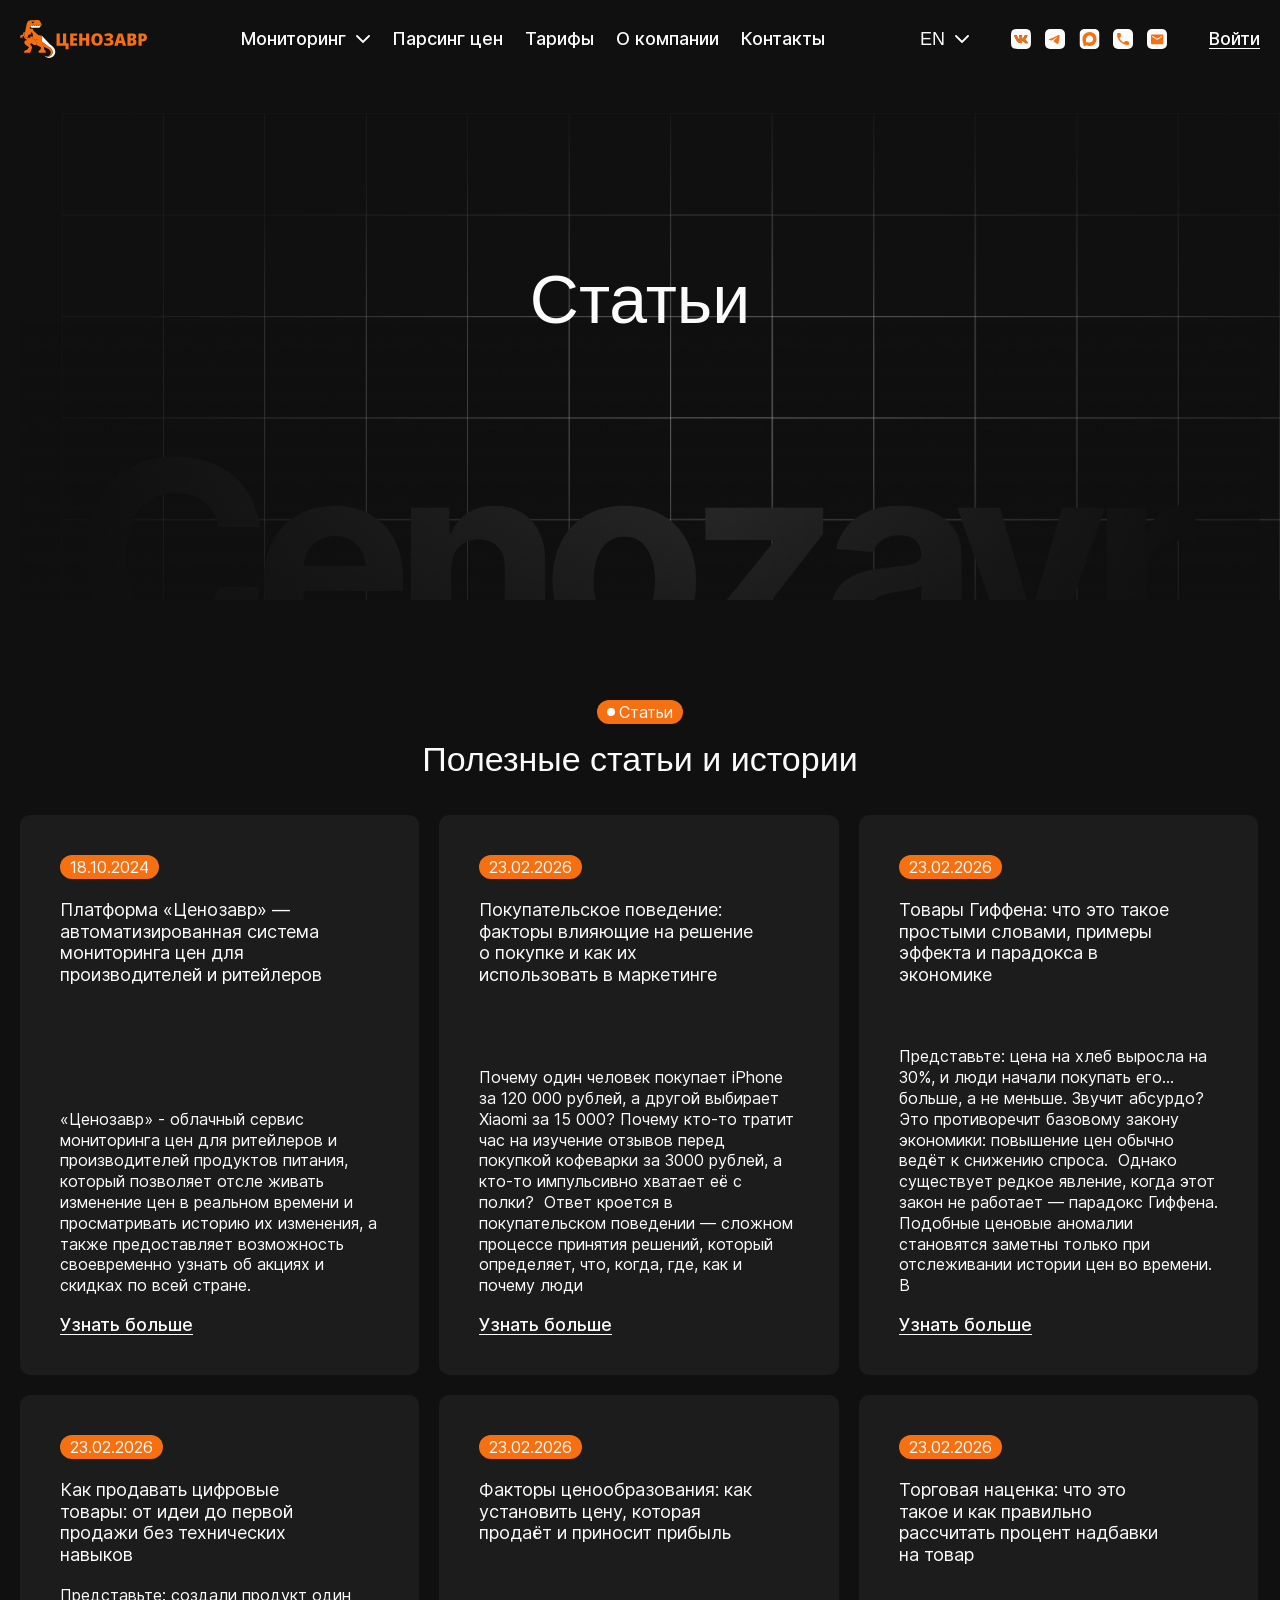
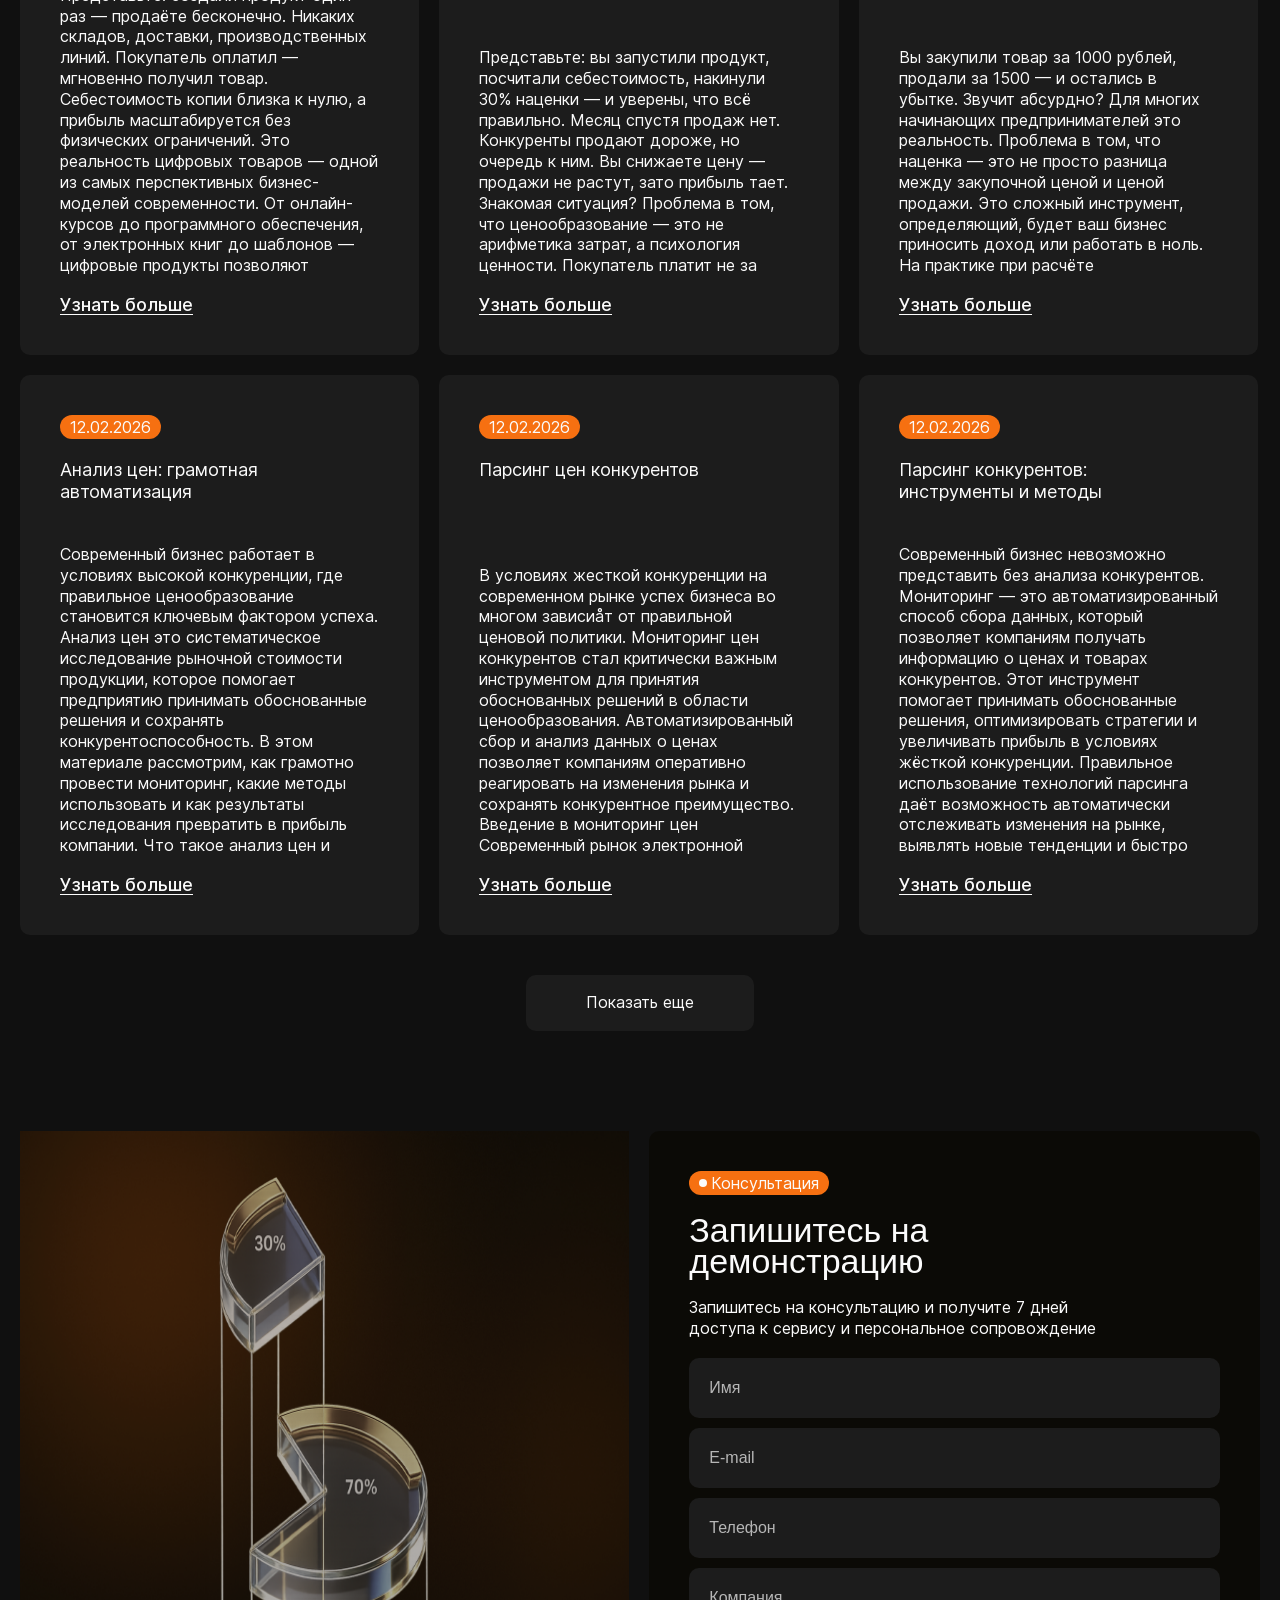
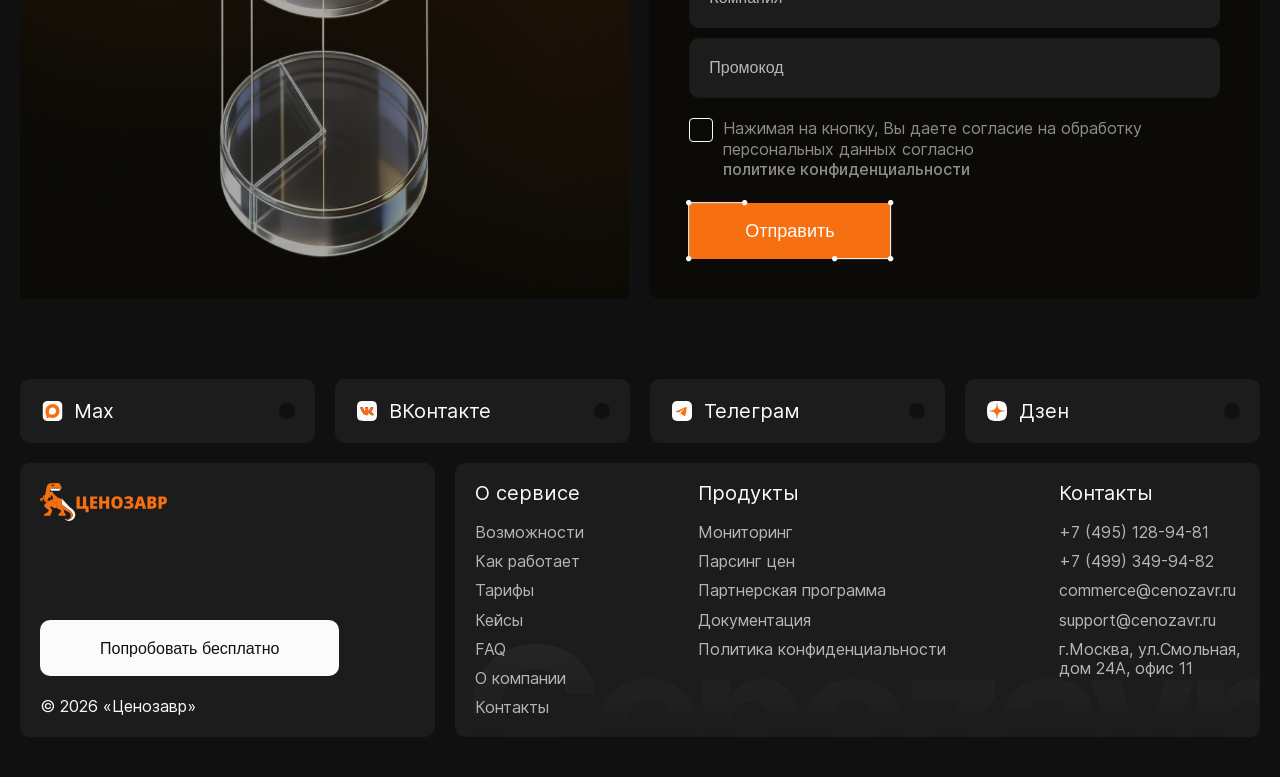
<file: articles.html>
<!DOCTYPE html>
<html lang="ru">
<head>
    <meta charset="UTF-8">
    <meta name="viewport"
          content="width=device-width, user-scalable=no, initial-scale=1.0, maximum-scale=1.0, minimum-scale=1.0">
    <meta http-equiv="X-UA-Compatible" content="ie=edge">
    <link rel="stylesheet" href="style.css">
    <link href="https://fonts.cdnfonts.com/css/evolventa" rel="stylesheet">
    <title></title>
</head>
<body>


<header>
    <div class="container">
        <div class="header-main G-align-center G-justify-between">
            <a href="./index.html" class="logo G-flex"><img src="./assets/img/logo.svg" alt="Ценозавр"></a>
            <div class="nav-menu">
                <ul>
                    <li class="menu-drop"><a href="#">Мониторинг <svg class="arrow" width="14" height="8" viewBox="0 0 14 8" fill="none">
                        <path d="M1 1L7 7L13 1" stroke="white" stroke-width="1.8" stroke-linecap="round"></path>
                    </svg></a>

                        <ul class="submenu">
                            <li><a href="#">Тарифы</a></li>
                            <li><a href="#">Контакты</a></li>
                            <li><a href="#">О компании</a></li>
                        </ul>
                    </li>
                    <li><a href="#">Парсинг цен</a></li>
                    <li><a href="#">Тарифы</a></li>
                    <li><a href="#">О компании</a></li>
                    <li><a href="#">Контакты</a></li>
                </ul>
            </div>
            <div class="entrance-flex G-align-center">
                <div class="lang-dropdown">
                    <button class="lang-btn">
                        <span>EN</span>
                        <svg class="arrow" width="14" height="8" viewBox="0 0 14 8" fill="none">
                            <path d="M1 1L7 7L13 1" stroke="white" stroke-width="1.8" stroke-linecap="round"/>
                        </svg>
                    </button>

                    <div class="lang-menu">
                        <a href="#">EN</a>
                        <a href="#">RU</a>
                    </div>
                </div>
                <div class="social-icon G-align-center">
                    <a href="" target="_blank"><img src="./assets/img/icon-vk.svg" alt="vk"></a>
                    <a href="" target="_blank"><img src="./assets/img/icon-telegram.svg" alt="telegram"></a>
                    <a href="" target="_blank"><img src="./assets/img/icon-max.svg" alt="max"></a>
                    <a href="" target="_blank"><img src="./assets/img/icon-call.svg" alt="call"></a>
                    <a href="" target="_blank"><img src="./assets/img/icon-mail.svg" alt="call"></a>
                </div>
                <a href="#" class="link-liner">Войти</a>
                <div class="open-menu">
                    <span></span>
                    <span></span>
                    <span></span>
                </div>
            </div>
        </div>
    </div>
    <div class="menu-mobile">
        <div class="menu-mobile-scr">
            <div class="mobile-menu">
                <div class="footer-menu-hrefs">
                    <h3>О сервисе</h3>
                    <ul>
                        <li><a href="#">Возможности</a></li>
                        <li><a href="#">Как работает</a></li>
                        <li><a href="#">Тарифы</a></li>
                        <li><a href="#">Кейсы</a></li>
                        <li><a href="#">FAQ</a></li>
                        <li><a href="#">О компании</a></li>
                        <li><a href="#">Контакты</a></li>
                    </ul>
                </div>
                <div class="footer-menu-hrefs">
                    <h3>Продукты</h3>
                    <ul>
                        <li><a href="#">Мониторинг</a></li>
                        <li><a href="#">Парсинг цен</a></li>
                        <li><a href="#">Партнерская программа</a></li>
                        <li><a href="#">Документация</a></li>
                        <li><a href="#">Политика конфиденциальности</a></li>
                    </ul>
                </div>
                <div class="footer-menu-hrefs">
                    <h3>Контакты</h3>
                    <ul>
                        <li><a href="#">+7 (495) 128-94-81</a></li>
                        <li><a href="#">+7 (499) 349-94-82</a></li>
                        <li><a href="#">commerce@cenozavr.ru</a></li>
                        <li><a href="#">support@cenozavr.ru</a></li>
                        <li>г.Москва, ул.Смольная, <br> дом 24А, офис 11</li>
                    </ul>
                </div>
            </div>
            <button class="btn-white">Try for free</button>
        </div>
        <div class="cenozavr-menu">
            <img src="./assets/img/cenozavr-menu.png" alt="cenozavr">
        </div>
    </div>
</header>

<section class="price-monitor">
    <div class="container">

        <div class="price-monitor-tit G-center">
            <h1>Статьи</h1>
            <div class="price-monitor-logo G-flex">
                <img src="./assets/img/price-monitor-fon.png" class="logo-cenozav" alt="price">
                <img src="./assets/img/price-monitor-mob.png" class="logo-cenozav-mob" alt="price">
            </div>
        </div>
    </div>
</section>


<section class="articles-main section-margin">
    <div class="container">
        <div class="prices-form-tit G-flex-column G-align-center">
            <span class="tit-for-what"><span class="circle-dot"></span> Статьи</span>
            <h2>Полезные статьи и истории</h2>
        </div>

        <div class="articles-wrap G-flex-wrap">
            <div class="articles-boxes G-flex-column G-justify-between">
                <div class="articles-title G-align-start G-flex-column">
                    <span class="tit-for-what">18.10.2024</span>
                    <h4>Платформа «Ценозавр» — автоматизированная система мониторинга цен для производителей и ритейлеров</h4>
                </div>
                <div class="articles-info G-flex-column G-align-start">
                    <p>
                        «Ценозавр» - облачный сервис мониторинга цен для ритейлеров и производителей продуктов питания, который позволяет отсле живать изменение цен в реальном времени и просматривать историю их изменения, а также предоставляет возможность своевременно узнать об акциях и скидках по всей стране.
                    </p>
                    <a href="#" class="link-liner">Узнать больше</a>
                </div>
            </div>
            <div class="articles-boxes G-flex-column G-justify-between">
                <div class="articles-title G-align-start G-flex-column">
                    <span class="tit-for-what">23.02.2026</span>
                    <h4>Покупательское поведение: факторы влияющие на решение о покупке и как их использовать в маркетинге</h4>
                </div>
                <div class="articles-info G-flex-column G-align-start">
                    <p>
                        Почему один человек покупает iPhone за 120 000 рублей, а другой выбирает Xiaomi за 15 000? Почему кто-то тратит час на изучение отзывов перед покупкой кофеварки за 3000 рублей, а кто-то импульсивно хватает её с полки?  Ответ кроется в покупательском поведении — сложном процессе принятия решений, который определяет, что, когда, где, как и почему люди
                    </p>
                    <a href="#" class="link-liner">Узнать больше</a>
                </div>
            </div>
            <div class="articles-boxes G-flex-column G-justify-between">
                <div class="articles-title G-align-start G-flex-column">
                    <span class="tit-for-what">23.02.2026</span>
                    <h4>Товары Гиффена: что это такое простыми словами, примеры эффекта и парадокса в экономике</h4>
                </div>
                <div class="articles-info G-flex-column G-align-start">
                    <p>
                        Представьте: цена на хлеб выросла на 30%, и люди начали покупать его… больше, а не меньше. Звучит абсурдо? Это противоречит базовому закону экономики: повышение цен обычно ведёт к снижению спроса.  Однако существует редкое явление, когда этот закон не работает — парадокс Гиффена. Подобные ценовые аномалии становятся заметны только при отслеживании истории цен во времени. В
                    </p>
                    <a href="#" class="link-liner">Узнать больше</a>
                </div>
            </div>
            <div class="articles-boxes G-flex-column G-justify-between">
                <div class="articles-title G-align-start G-flex-column">
                    <span class="tit-for-what">23.02.2026</span>
                    <h4>Как продавать цифровые товары: от идеи до первой продажи без технических навыков</h4>
                </div>
                <div class="articles-info G-flex-column G-align-start">
                    <p>
                        Представьте: создали продукт один раз — продаёте бесконечно. Никаких складов, доставки, производственных линий. Покупатель оплатил — мгновенно получил товар. Себестоимость копии близка к нулю, а прибыль масштабируется без физических ограничений. Это реальность цифровых товаров — одной из самых перспективных бизнес-моделей современности.  От онлайн-курсов до программного обеспечения, от электронных книг до шаблонов — цифровые продукты позволяют
                    </p>
                    <a href="#" class="link-liner">Узнать больше</a>
                </div>
            </div>
            <div class="articles-boxes G-flex-column G-justify-between">
                <div class="articles-title G-align-start G-flex-column">
                    <span class="tit-for-what">23.02.2026</span>
                    <h4>Факторы ценообразования: как установить цену, которая продаёт и приносит прибыль</h4>
                </div>
                <div class="articles-info G-flex-column G-align-start">
                    <p>
                        Представьте: вы запустили продукт, посчитали себестоимость, накинули 30% наценки — и уверены, что всё правильно. Месяц спустя продаж нет. Конкуренты продают дороже, но очередь к ним. Вы снижаете цену — продажи не растут, зато прибыль тает. Знакомая ситуация?  Проблема в том, что ценообразование — это не арифметика затрат, а психология ценности. Покупатель платит не за
                    </p>
                    <a href="#" class="link-liner">Узнать больше</a>
                </div>
            </div>
            <div class="articles-boxes G-flex-column G-justify-between">
                <div class="articles-title G-align-start G-flex-column">
                    <span class="tit-for-what">23.02.2026</span>
                    <h4>Торговая наценка: что это такое и как правильно рассчитать процент надбавки на товар
                    </h4>
                </div>
                <div class="articles-info G-flex-column G-align-start">
                    <p>
                        Вы закупили товар за 1000 рублей, продали за 1500 — и остались в убытке. Звучит абсурдно? Для многих начинающих предпринимателей это реальность.  Проблема в том, что наценка — это не просто разница между закупочной ценой и ценой продажи. Это сложный инструмент, определяющий, будет ваш бизнес приносить доход или работать в ноль.  На практике при расчёте
                    </p>
                    <a href="#" class="link-liner">Узнать больше</a>
                </div>
            </div>
            <div class="articles-boxes G-flex-column G-justify-between">
                <div class="articles-title G-align-start G-flex-column">
                    <span class="tit-for-what">12.02.2026</span>
                    <h4>Анализ цен: грамотная автоматизация
                    </h4>
                </div>
                <div class="articles-info G-flex-column G-align-start">
                    <p>
                        Современный бизнес работает в условиях высокой конкуренции, где правильное ценообразование становится ключевым фактором успеха. Анализ цен это систематическое исследование рыночной стоимости продукции, которое помогает предприятию принимать обоснованные решения и сохранять конкурентоспособность. В этом материале рассмотрим, как грамотно провести мониторинг, какие методы использовать и как результаты исследования превратить в прибыль компании. Что такое анализ цен и
                    </p>
                    <a href="#" class="link-liner">Узнать больше</a>
                </div>
            </div>
            <div class="articles-boxes G-flex-column G-justify-between">
                <div class="articles-title G-align-start G-flex-column">
                    <span class="tit-for-what">12.02.2026</span>
                    <h4>Парсинг цен конкурентов
                    </h4>
                </div>
                <div class="articles-info G-flex-column G-align-start">
                    <p>
                        В условиях жесткой конкуренции на современном рынке успех бизнеса во многом зависиåт от правильной ценовой политики. Мониторинг цен конкурентов стал критически важным инструментом для принятия обоснованных решений в области ценообразования. Автоматизированный сбор и анализ данных о ценах позволяет компаниям оперативно реагировать на изменения рынка и сохранять конкурентное преимущество. Введение в мониторинг цен Современный рынок электронной
                    </p>
                    <a href="#" class="link-liner">Узнать больше</a>
                </div>
            </div>
            <div class="articles-boxes G-flex-column G-justify-between">
                <div class="articles-title G-align-start G-flex-column">
                    <span class="tit-for-what">12.02.2026</span>
                    <h4>Парсинг конкурентов: инструменты и методы
                    </h4>
                </div>
                <div class="articles-info G-flex-column G-align-start">
                    <p>
                        Современный бизнес невозможно представить без анализа конкурентов. Мониторинг — это автоматизированный способ сбора данных, который позволяет компаниям получать информацию о ценах и товарах конкурентов. Этот инструмент помогает принимать обоснованные решения, оптимизировать стратегии и увеличивать прибыль в условиях жёсткой конкуренции. Правильное использование технологий парсинга даёт возможность автоматически отслеживать изменения на рынке, выявлять новые тенденции и быстро
                    </p>
                    <a href="#" class="link-liner">Узнать больше</a>
                </div>
            </div>

        </div>

        <div class="see-more articles-more">
            Показать еще
        </div>

    </div>
</section>

<section class="contact-section section-margin">
    <div class="container">
        <div class="contact-flex G-flex">
            <div class="contact-photo G-flex">
                <img src="./assets/img/touch-pic.png" alt="touch">
            </div>
            <div class="contact-form G-flex-column G-justify-between">
                <div class="prices-form-tit G-flex-column G-align-start">
                    <span class="tit-for-what"><span class="circle-dot"></span> Консультация</span>
                    <h2>Запишитесь на демонстрацию</h2>
                    <p>
                        Запишитесь на консультацию и получите 7 дней доступа к сервису и персональное сопровождение
                    </p>
                </div>
                <form action="">
                    <div class="form-input-col G-flex-column">
                        <div class="form-input">
                            <label>
                                <input type="text" placeholder="Имя">
                            </label>
                        </div>
                        <div class="form-input">
                            <label>
                                <input type="text" placeholder="E-mail">
                            </label>
                        </div>
                        <div class="form-input">
                            <label>
                                <input type="text" placeholder="Телефон">
                            </label>
                        </div>
                        <div class="form-input">
                            <label>
                                <input type="text" placeholder="Компания">
                            </label>
                        </div>
                        <div class="form-input">
                            <label>
                                <input type="text" placeholder="Промокод">
                            </label>
                        </div>

                    </div>
                    <label class="form-check">
                        <small>Нажимая на кнопку, Вы даете согласие на обработку персональных данных согласно <a
                                href="#">политике конфиденциальности</a></small>
                        <input type="checkbox">
                        <span class="checkmark"></span>
                    </label>
                    <button data-val="modal-form" class="open_modal btn">Отправить</button>

                </form>
            </div>
        </div>
    </div>
</section>


<footer>
    <div class="container">
        <div class="footer-social G-align-center">
            <a href="#" class="social-href">
                <span class="social-name">
                    <img src="./assets/img/icon-max.svg" alt="max">
                    Max
                </span>
                <span class="names-circle"></span>
            </a>
            <a href="#" class="social-href">
                <span class="social-name">
                    <img src="./assets/img/icon-vk.svg" alt="vk">
                    ВКонтакте
                </span>
                <span class="names-circle"></span>
            </a>
            <a href="#" class="social-href">
                <span class="social-name">
                    <img src="./assets/img/icon-telegram.svg" alt="vk">
                    Телеграм
                </span>
                <span class="names-circle"></span>
            </a>
            <a href="#" class="social-href">
                <span class="social-name">
                    <img src="./assets/img/icon-dzen.svg" alt="vk">
                    Дзен
                </span>
                <span class="names-circle"></span>
            </a>
        </div>
        <div class="footer-main G-flex">
            <div class="footer-cnt G-flex-column G-align-start">
                <div class="mobail-social-flex">
                    <a href="./index.html" class="logo G-flex"><img src="./assets/img/logo.svg" alt="Ценозавр"></a>
                    <div class="mobail-social G-align-center">
                        <a href="#">
                            <img src="./assets/img/icon-max.svg" alt="max">
                            Max
                        </a>
                        <a href="#">
                            <img src="./assets/img/icon-vk.svg" alt="vk">
                            ВКонтакте
                        </a>
                        <a href="#">
                            <img src="./assets/img/icon-telegram.svg" alt="vk">
                            Телеграм
                        </a>
                        <a href="#">
                            <img src="./assets/img/icon-dzen.svg" alt="vk">
                            Дзен
                        </a>
                    </div>

                </div>
                <div class="footer-cnt-col G-flex-column G-align-start">
                    <button class="btn-white">Попробовать бесплатно</button>
                    <p>© 2026 «Ценозавр»</p>
                </div>
            </div>
            <div class="footer-menu">
                <div class="footer-menu-flex  G-align-start">
                    <div class="footer-menu-hrefs">
                        <h3>О сервисе</h3>
                        <ul>
                            <li><a href="#">Возможности</a></li>
                            <li><a href="#">Как работает</a></li>
                            <li><a href="#">Тарифы</a></li>
                            <li><a href="#">Кейсы</a></li>
                            <li><a href="#">FAQ</a></li>
                            <li><a href="#">О компании</a></li>
                            <li><a href="#">Контакты</a></li>
                        </ul>
                    </div>
                    <div class="footer-menu-hrefs">
                        <h3>Продукты</h3>
                        <ul>
                            <li><a href="#">Мониторинг</a></li>
                            <li><a href="#">Парсинг цен</a></li>
                            <li><a href="#">Партнерская программа</a></li>
                            <li><a href="#">Документация</a></li>
                            <li><a href="#">Политика конфиденциальности</a></li>
                        </ul>
                    </div>
                    <div class="footer-menu-hrefs">
                        <h3>Контакты</h3>
                        <ul>
                            <li><a href="#">+7 (495) 128-94-81</a></li>
                            <li><a href="#">+7 (499) 349-94-82</a></li>
                            <li><a href="#">commerce@cenozavr.ru</a></li>
                            <li><a href="#">support@cenozavr.ru</a></li>
                            <li>г.Москва, ул.Смольная, <br> дом 24А, офис 11</li>
                        </ul>
                    </div>
                </div>
                <div class="cenozavr-logo G-flex">
                    <img src="./assets/img/cenozavr.png" class="cenozavr-desctop" alt="cenozavr">
                    <img src="./assets/img/cenozavr-mob.png" class="cenozavr-mob" alt="cenozavr">
                </div>
            </div>
        </div>
    </div>
</footer>




<script src="assets/js/jquery-3.6.4.js"></script>
<script src="assets/js/swiper-bundle.min.js"></script>
<script src="assets/js/script.js"></script>
</body>
</html>
</file>
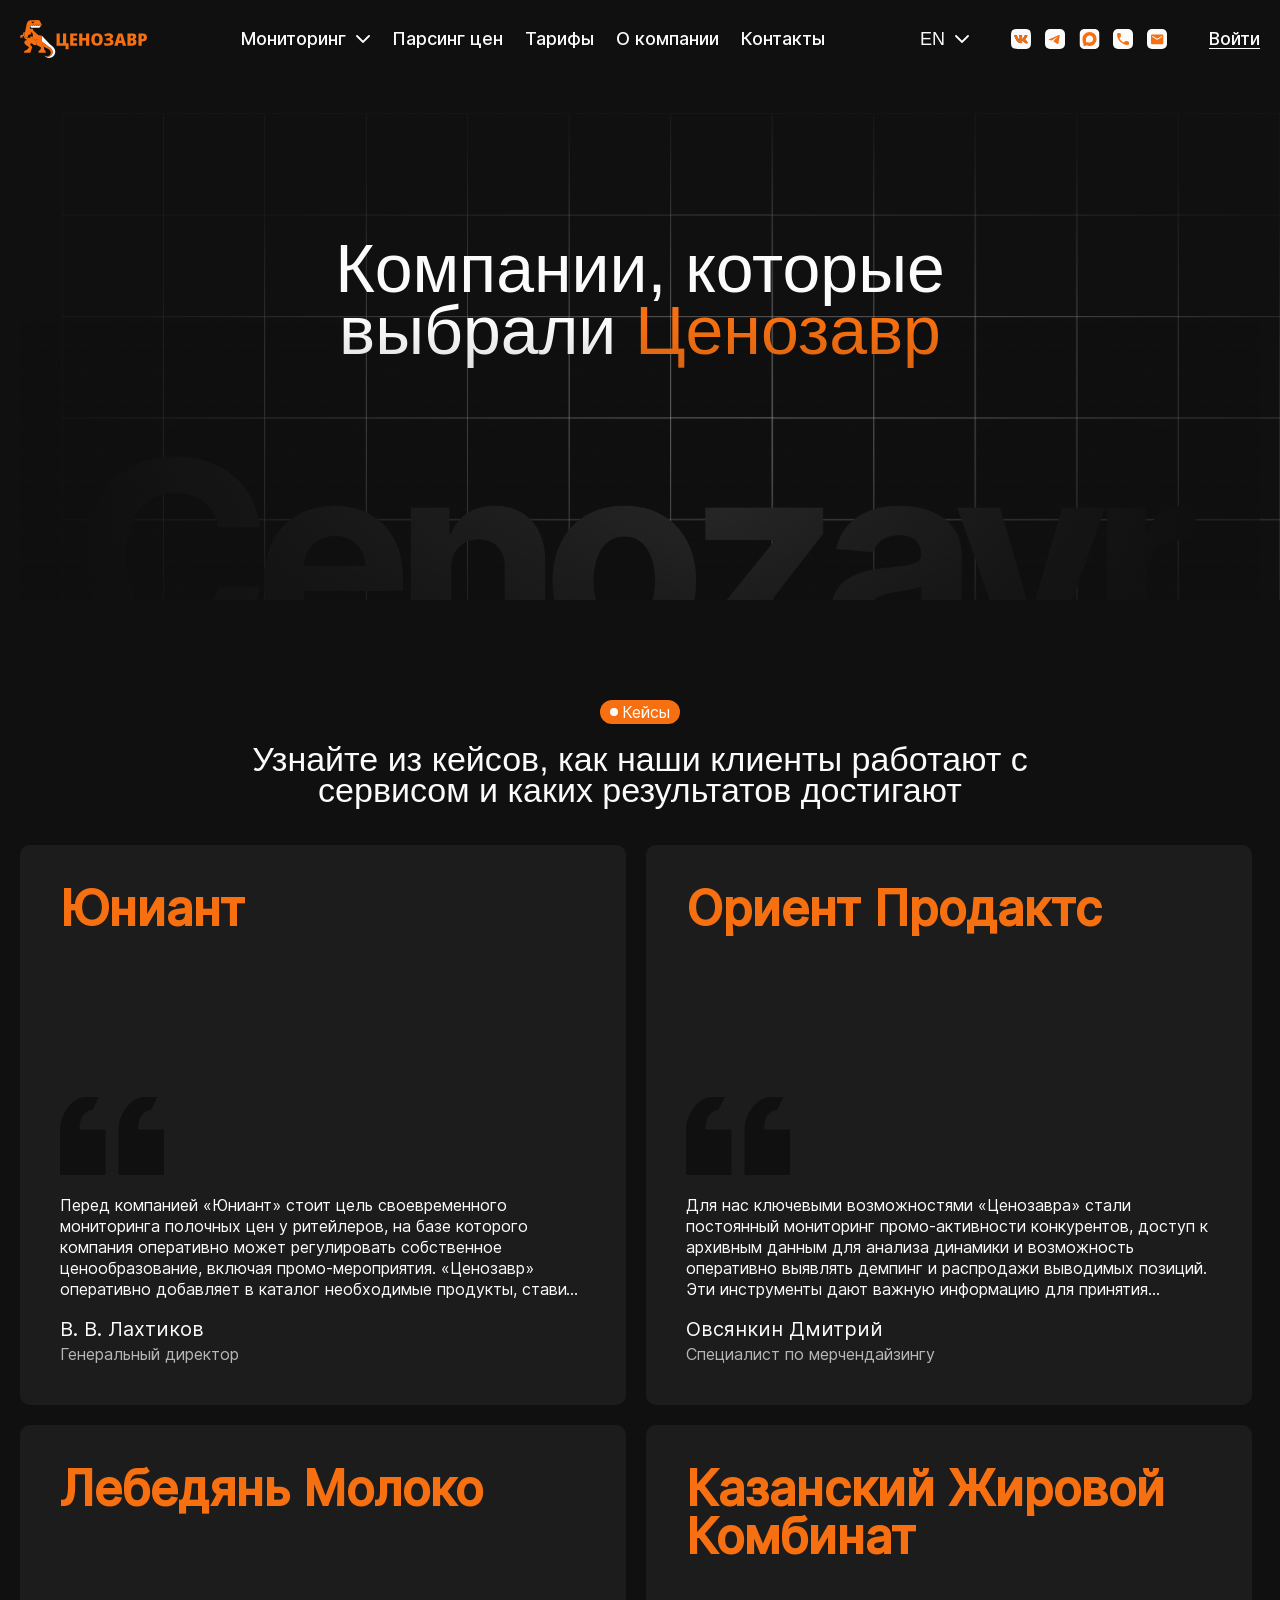
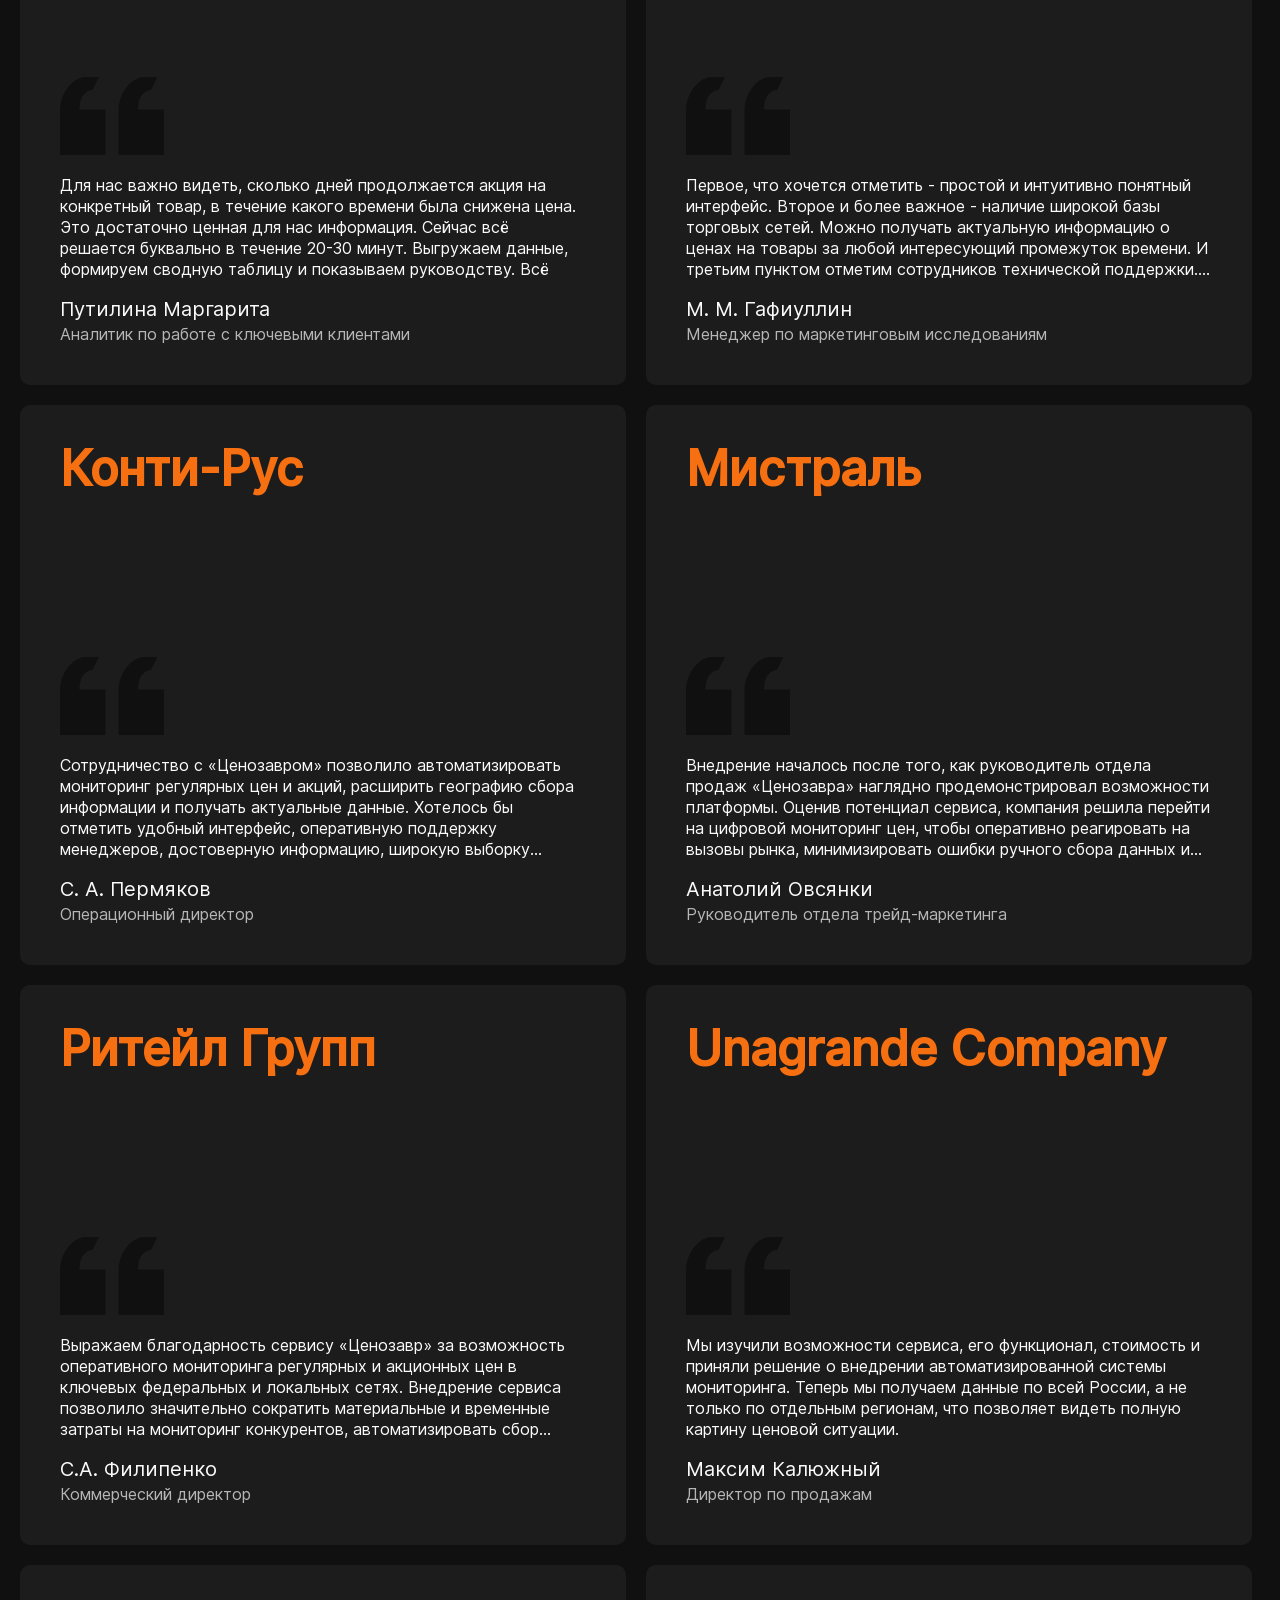
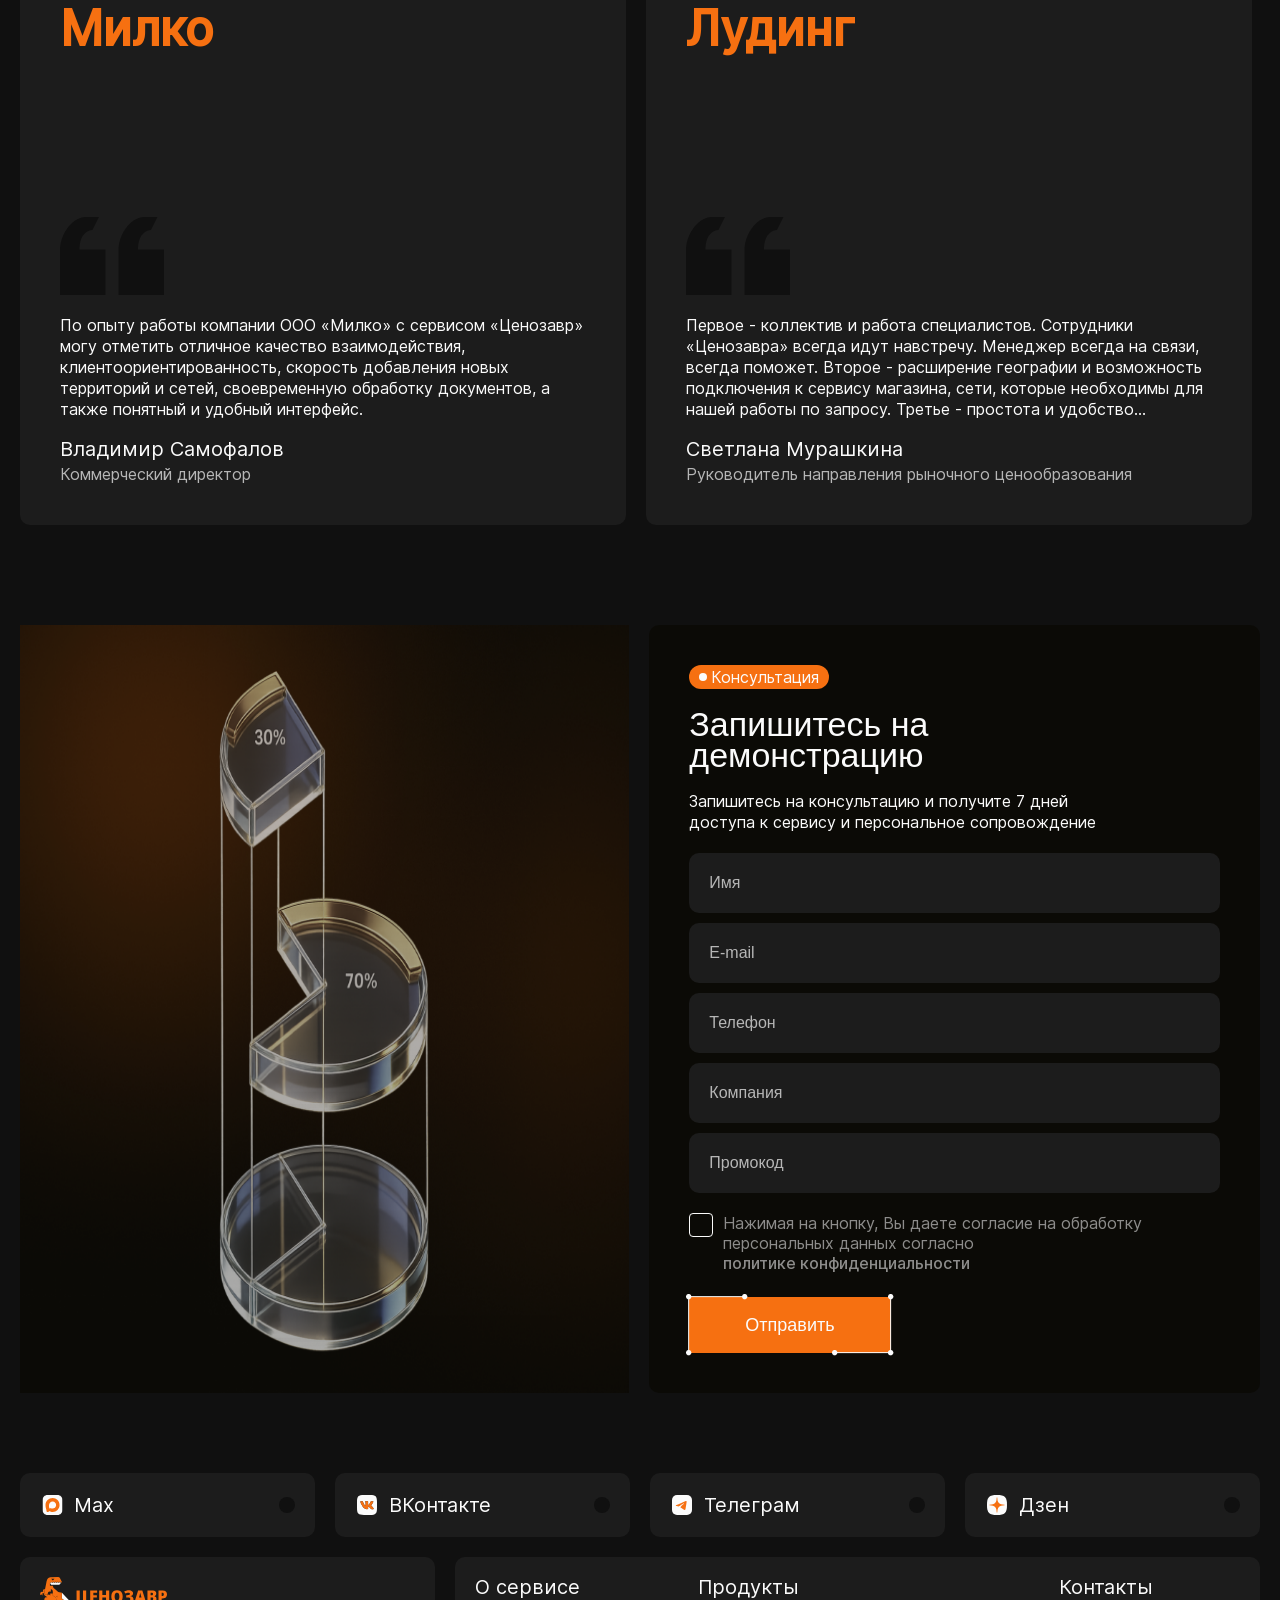
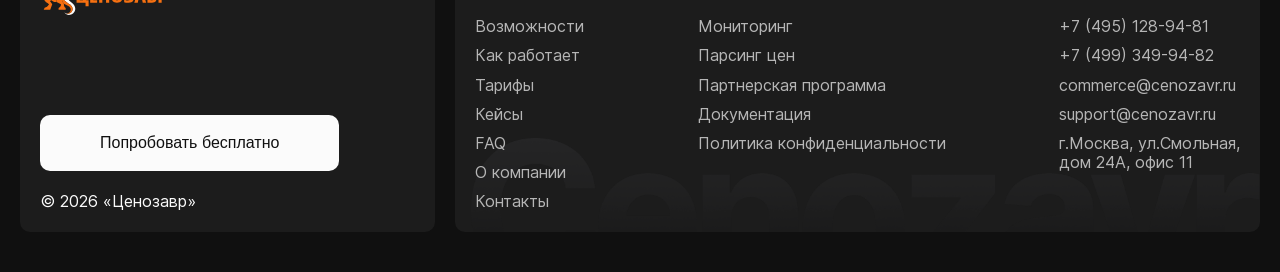
<file: cases.html>
<!DOCTYPE html>
<html lang="ru">
<head>
    <meta charset="UTF-8">
    <meta name="viewport"
          content="width=device-width, user-scalable=no, initial-scale=1.0, maximum-scale=1.0, minimum-scale=1.0">
    <meta http-equiv="X-UA-Compatible" content="ie=edge">
    <link rel="stylesheet" href="style.css">
    <link href="https://fonts.cdnfonts.com/css/evolventa" rel="stylesheet">
    <title></title>
</head>
<body>


<header>
    <div class="container">
        <div class="header-main G-align-center G-justify-between">
            <a href="./index.html" class="logo G-flex"><img src="./assets/img/logo.svg" alt="Ценозавр"></a>
            <div class="nav-menu">
                <ul>
                    <li class="menu-drop"><a href="#">Мониторинг <svg class="arrow" width="14" height="8" viewBox="0 0 14 8" fill="none">
                        <path d="M1 1L7 7L13 1" stroke="white" stroke-width="1.8" stroke-linecap="round"></path>
                    </svg></a>

                        <ul class="submenu">
                            <li><a href="#">Тарифы</a></li>
                            <li><a href="#">Контакты</a></li>
                            <li><a href="#">О компании</a></li>
                        </ul>
                    </li>
                    <li><a href="#">Парсинг цен</a></li>
                    <li><a href="#">Тарифы</a></li>
                    <li><a href="#">О компании</a></li>
                    <li><a href="#">Контакты</a></li>
                </ul>
            </div>
            <div class="entrance-flex G-align-center">
                <div class="lang-dropdown">
                    <button class="lang-btn">
                        <span>EN</span>
                        <svg class="arrow" width="14" height="8" viewBox="0 0 14 8" fill="none">
                            <path d="M1 1L7 7L13 1" stroke="white" stroke-width="1.8" stroke-linecap="round"/>
                        </svg>
                    </button>

                    <div class="lang-menu">
                        <a href="#">EN</a>
                        <a href="#">RU</a>
                    </div>
                </div>
                <div class="social-icon G-align-center">
                    <a href="" target="_blank"><img src="./assets/img/icon-vk.svg" alt="vk"></a>
                    <a href="" target="_blank"><img src="./assets/img/icon-telegram.svg" alt="telegram"></a>
                    <a href="" target="_blank"><img src="./assets/img/icon-max.svg" alt="max"></a>
                    <a href="" target="_blank"><img src="./assets/img/icon-call.svg" alt="call"></a>
                    <a href="" target="_blank"><img src="./assets/img/icon-mail.svg" alt="call"></a>
                </div>
                <a href="#" class="link-liner">Войти</a>
                <div class="open-menu">
                    <span></span>
                    <span></span>
                    <span></span>
                </div>
            </div>
        </div>
    </div>
    <div class="menu-mobile">
        <div class="menu-mobile-scr">
            <div class="mobile-menu">
                <div class="footer-menu-hrefs">
                    <h3>О сервисе</h3>
                    <ul>
                        <li><a href="#">Возможности</a></li>
                        <li><a href="#">Как работает</a></li>
                        <li><a href="#">Тарифы</a></li>
                        <li><a href="#">Кейсы</a></li>
                        <li><a href="#">FAQ</a></li>
                        <li><a href="#">О компании</a></li>
                        <li><a href="#">Контакты</a></li>
                    </ul>
                </div>
                <div class="footer-menu-hrefs">
                    <h3>Продукты</h3>
                    <ul>
                        <li><a href="#">Мониторинг</a></li>
                        <li><a href="#">Парсинг цен</a></li>
                        <li><a href="#">Партнерская программа</a></li>
                        <li><a href="#">Документация</a></li>
                        <li><a href="#">Политика конфиденциальности</a></li>
                    </ul>
                </div>
                <div class="footer-menu-hrefs">
                    <h3>Контакты</h3>
                    <ul>
                        <li><a href="#">+7 (495) 128-94-81</a></li>
                        <li><a href="#">+7 (499) 349-94-82</a></li>
                        <li><a href="#">commerce@cenozavr.ru</a></li>
                        <li><a href="#">support@cenozavr.ru</a></li>
                        <li>г.Москва, ул.Смольная, <br> дом 24А, офис 11</li>
                    </ul>
                </div>
            </div>
            <button class="btn-white">Try for free</button>
        </div>
        <div class="cenozavr-menu">
            <img src="./assets/img/cenozavr-menu.png" alt="cenozavr">
        </div>
    </div>
</header>

<section class="price-monitor">
    <div class="container">

        <div class="price-monitor-tit G-center">
            <h1>Компании, которые выбрали <span>Ценозавр</span></h1>
            <div class="price-monitor-logo G-flex">
                <img src="./assets/img/price-monitor-fon.png" class="logo-cenozav" alt="price">
                <img src="./assets/img/price-monitor-mob.png" class="logo-cenozav-mob" alt="price">
            </div>
        </div>
    </div>
</section>


<section class="cases-section section-margin">
    <div class="container">
        <div class="prices-form-tit G-flex-column G-align-center">
            <span class="tit-for-what"><span class="circle-dot"></span> Кейсы</span>
            <h2>Узнайте из кейсов, как наши клиенты работают с сервисом и каких результатов достигают</h2>
        </div>

        <div class="cases-wrap G-flex-wrap">
            <div class="client-stories-col client-stories-sm">
                <div class="logo-uniant G-flex">
                    Юниант
                </div>
                <div class="client-stories-text G-flex-column G-align-start">
                    <img src="./assets/img/vector.png" alt="vector">
                    <p>
                        Перед компанией «Юниант» стоит цель своевременного мониторинга полочных цен у ритейлеров, на базе которого компания оперативно может регулировать собственное ценообразование, включая промо-мероприятия. «Ценозавр» оперативно добавляет в каталог необходимые продукты, ставит в график добавление конкретных федеральных и локальных сетей, гибко реагирует на отдельные запросы. Рекомендуем «Ценозавр» как сервис, способный качественно предоставить точную и оперативную информацию по полочным ценам, включая ретроспективные данные.
                    </p>
                    <div class="general-manager G-flex-column G-align-start">
                        <h3>В. В. Лахтиков</h3>
                        <p>Генеральный директор</p>
                    </div>
                </div>
            </div>
            <div class="client-stories-col client-stories-sm">
                <div class="logo-uniant G-flex">
                    Ориент Продактс
                </div>
                <div class="client-stories-text G-flex-column G-align-start">
                    <img src="./assets/img/vector.png" alt="vector">
                    <p>
                        Для нас ключевыми возможностями «Ценозавра» стали постоянный мониторинг промо-активности конкурентов, доступ к архивным данным для анализа динамики и возможность оперативно выявлять демпинг и распродажи выводимых позиций. Эти инструменты дают важную информацию для принятия решений
                    </p>
                    <div class="general-manager G-flex-column G-align-start">
                        <h3>Овсянкин Дмитрий</h3>
                        <p>Специалист по мерчендайзингу</p>
                    </div>
                </div>
            </div>
            <div class="client-stories-col client-stories-sm">
                <div class="logo-uniant G-flex">
                    Лебедянь Молоко
                </div>
                <div class="client-stories-text G-flex-column G-align-start">
                    <img src="./assets/img/vector.png" alt="vector">
                    <p>
                        Для нас важно видеть, сколько дней продолжается акция на конкретный товар, в течение какого времени была снижена цена. Это достаточно ценная для нас информация. Сейчас всё решается буквально в течение 20-30 минут. Выгружаем данные, формируем сводную таблицу и показываем руководству. Всё
                    </p>
                    <div class="general-manager G-flex-column G-align-start">
                        <h3>Путилина Маргарита</h3>
                        <p>Аналитик по работе с ключевыми клиентами</p>
                    </div>
                </div>
            </div>
            <div class="client-stories-col client-stories-sm">
                <div class="logo-uniant G-flex">
                    Казанский Жировой Комбинат
                </div>
                <div class="client-stories-text G-flex-column G-align-start">
                    <img src="./assets/img/vector.png" alt="vector">
                    <p>
                        Первое, что хочется отметить - простой и интуитивно понятный интерфейс. Второе и более важное - наличие широкой базы торговых сетей. Можно получать актуальную информацию о ценах на товары за любой интересующий промежуток времени. И третьим пунктом отметим сотрудников технической поддержки. Они не только оперативно отвечали на вопросы, но и внедряли дополнительную информацию, которую мы хотели видеть по товару
                    </p>
                    <div class="general-manager G-flex-column G-align-start">
                        <h3>М. М. Гафиуллин</h3>
                        <p>Менеджер по маркетинговым исследованиям</p>
                    </div>
                </div>
            </div>
            <div class="client-stories-col client-stories-sm">
                <div class="logo-uniant G-flex">
                    Конти-Рус
                </div>
                <div class="client-stories-text G-flex-column G-align-start">
                    <img src="./assets/img/vector.png" alt="vector">
                    <p>
                        Сотрудничество с «Ценозавром» позволило автоматизировать мониторинг регулярных цен и акций, расширить географию сбора информации и получать актуальные данные. Хотелось бы отметить удобный интерфейс, оперативную поддержку менеджеров, достоверную информацию, широкую выборку торговых сетей. Сервис постоянно обновляется, учитываются пожелания по доработкам. Надёжный и эффективный инструмент для экономии времени и ресурсов
                    </p>
                    <div class="general-manager G-flex-column G-align-start">
                        <h3>С. А. Пермяков</h3>
                        <p>Операционный директор</p>
                    </div>
                </div>
            </div>
            <div class="client-stories-col client-stories-sm">
                <div class="logo-uniant G-flex">
                    Мистраль
                </div>
                <div class="client-stories-text G-flex-column G-align-start">
                    <img src="./assets/img/vector.png" alt="vector">
                    <p>
                        Внедрение началось после того, как руководитель отдела продаж «Ценозавра» наглядно продемонстрировал возможности платформы. Оценив потенциал сервиса, компания решила перейти на цифровой мониторинг цен, чтобы оперативно реагировать на вызовы рынка, минимизировать ошибки ручного сбора данных и идти в ногу со временем
                    </p>
                    <div class="general-manager G-flex-column G-align-start">
                        <h3>Анатолий Овсянки</h3>
                        <p>Руководитель отдела трейд-маркетинга</p>
                    </div>
                </div>
            </div>
            <div class="client-stories-col client-stories-sm">
                <div class="logo-uniant G-flex">
                    Ритейл Групп
                </div>
                <div class="client-stories-text G-flex-column G-align-start">
                    <img src="./assets/img/vector.png" alt="vector">
                    <p>
                        Выражаем благодарность сервису «Ценозавр» за возможность оперативного мониторинга регулярных и акционных цен в ключевых федеральных и локальных сетях. Внедрение сервиса позволило значительно сократить материальные и временные затраты на мониторинг конкурентов, автоматизировать сбор данных, повысить оперативность принятия решения. Хотелось бы отметить работу менеджеров сервиса, а также удобный интерфейс, позволяющий немедленно получить информацию по текущим и архивным ценам конкурентов
                    </p>
                    <div class="general-manager G-flex-column G-align-start">
                        <h3>С.А. Филипенко</h3>
                        <p>Коммерческий директор</p>
                    </div>
                </div>
            </div>
            <div class="client-stories-col client-stories-sm">
                <div class="logo-uniant G-flex">
                    Unagrande Company
                </div>
                <div class="client-stories-text G-flex-column G-align-start">
                    <img src="./assets/img/vector.png" alt="vector">
                    <p>
                        Мы изучили возможности сервиса, его функционал, стоимость и приняли решение о внедрении автоматизированной системы мониторинга. Теперь мы получаем данные по всей России, а не только по отдельным регионам, что позволяет видеть полную картину ценовой ситуации.
                    </p>
                    <div class="general-manager G-flex-column G-align-start">
                        <h3>Максим Калюжный</h3>
                        <p>Директор по продажам</p>
                    </div>
                </div>
            </div>
            <div class="client-stories-col client-stories-sm">
                <div class="logo-uniant G-flex">
                    Милко
                </div>
                <div class="client-stories-text G-flex-column G-align-start">
                    <img src="./assets/img/vector.png" alt="vector">
                    <p>
                        По опыту работы компании ООО «Милко» с сервисом «Ценозавр» могу отметить отличное качество взаимодействия, клиентоориентированность, скорость добавления новых территорий и сетей, своевременную обработку документов, а также понятный и удобный интерфейс.
                    </p>
                    <div class="general-manager G-flex-column G-align-start">
                        <h3>Владимир Самофалов</h3>
                        <p>Коммерческий директор</p>
                    </div>
                </div>
            </div>
            <div class="client-stories-col client-stories-sm">
                <div class="logo-uniant G-flex">
                    Лудинг
                </div>
                <div class="client-stories-text G-flex-column G-align-start">
                    <img src="./assets/img/vector.png" alt="vector">
                    <p>
                        Первое - коллектив и работа специалистов. Сотрудники «Ценозавра» всегда идут навстречу. Менеджер всегда на связи, всегда поможет. Второе - расширение географии и возможность подключения к сервису магазина, сети, которые необходимы для нашей работы по запросу. Третье - простота и удобство интерфейса личного кабинета. А также же удобная функция автовыгрузки необходимых данных к нужному времени.
                    </p>
                    <div class="general-manager G-flex-column G-align-start">
                        <h3>Светлана Мурашкина</h3>
                        <p>Руководитель направления рыночного ценообразования</p>
                    </div>
                </div>
            </div>

        </div>

        <div class="see-more opend-cases">
            Показать еще
        </div>

    </div>
</section>

<section class="contact-section section-margin">
    <div class="container">
        <div class="contact-flex G-flex">
            <div class="contact-photo G-flex">
                <img src="./assets/img/touch-pic.png" alt="touch">
            </div>
            <div class="contact-form G-flex-column G-justify-between">
                <div class="prices-form-tit G-flex-column G-align-start">
                    <span class="tit-for-what"><span class="circle-dot"></span> Консультация</span>
                    <h2>Запишитесь на демонстрацию</h2>
                    <p>
                        Запишитесь на консультацию и получите 7 дней доступа к сервису и персональное сопровождение
                    </p>
                </div>
                <form action="">
                    <div class="form-input-col G-flex-column">
                        <div class="form-input">
                            <label>
                                <input type="text" placeholder="Имя">
                            </label>
                        </div>
                        <div class="form-input">
                            <label>
                                <input type="text" placeholder="E-mail">
                            </label>
                        </div>
                        <div class="form-input">
                            <label>
                                <input type="text" placeholder="Телефон">
                            </label>
                        </div>
                        <div class="form-input">
                            <label>
                                <input type="text" placeholder="Компания">
                            </label>
                        </div>
                        <div class="form-input">
                            <label>
                                <input type="text" placeholder="Промокод">
                            </label>
                        </div>

                    </div>
                    <label class="form-check">
                        <small>Нажимая на кнопку, Вы даете согласие на обработку персональных данных согласно <a
                                href="#">политике конфиденциальности</a></small>
                        <input type="checkbox">
                        <span class="checkmark"></span>
                    </label>
                    <button data-val="modal-form" class="open_modal btn">Отправить</button>

                </form>
            </div>
        </div>
    </div>
</section>


<footer>
    <div class="container">
        <div class="footer-social G-align-center">
            <a href="#" class="social-href">
                <span class="social-name">
                    <img src="./assets/img/icon-max.svg" alt="max">
                    Max
                </span>
                <span class="names-circle"></span>
            </a>
            <a href="#" class="social-href">
                <span class="social-name">
                    <img src="./assets/img/icon-vk.svg" alt="vk">
                    ВКонтакте
                </span>
                <span class="names-circle"></span>
            </a>
            <a href="#" class="social-href">
                <span class="social-name">
                    <img src="./assets/img/icon-telegram.svg" alt="vk">
                    Телеграм
                </span>
                <span class="names-circle"></span>
            </a>
            <a href="#" class="social-href">
                <span class="social-name">
                    <img src="./assets/img/icon-dzen.svg" alt="vk">
                    Дзен
                </span>
                <span class="names-circle"></span>
            </a>
        </div>
        <div class="footer-main G-flex">
            <div class="footer-cnt G-flex-column G-align-start">
                <div class="mobail-social-flex">
                    <a href="./index.html" class="logo G-flex"><img src="./assets/img/logo.svg" alt="Ценозавр"></a>
                    <div class="mobail-social G-align-center">
                        <a href="#">
                            <img src="./assets/img/icon-max.svg" alt="max">
                            Max
                        </a>
                        <a href="#">
                            <img src="./assets/img/icon-vk.svg" alt="vk">
                            ВКонтакте
                        </a>
                        <a href="#">
                            <img src="./assets/img/icon-telegram.svg" alt="vk">
                            Телеграм
                        </a>
                        <a href="#">
                            <img src="./assets/img/icon-dzen.svg" alt="vk">
                            Дзен
                        </a>
                    </div>

                </div>
                <div class="footer-cnt-col G-flex-column G-align-start">
                    <button class="btn-white">Попробовать бесплатно</button>
                    <p>© 2026 «Ценозавр»</p>
                </div>
            </div>
            <div class="footer-menu">
                <div class="footer-menu-flex  G-align-start">
                    <div class="footer-menu-hrefs">
                        <h3>О сервисе</h3>
                        <ul>
                            <li><a href="#">Возможности</a></li>
                            <li><a href="#">Как работает</a></li>
                            <li><a href="#">Тарифы</a></li>
                            <li><a href="#">Кейсы</a></li>
                            <li><a href="#">FAQ</a></li>
                            <li><a href="#">О компании</a></li>
                            <li><a href="#">Контакты</a></li>
                        </ul>
                    </div>
                    <div class="footer-menu-hrefs">
                        <h3>Продукты</h3>
                        <ul>
                            <li><a href="#">Мониторинг</a></li>
                            <li><a href="#">Парсинг цен</a></li>
                            <li><a href="#">Партнерская программа</a></li>
                            <li><a href="#">Документация</a></li>
                            <li><a href="#">Политика конфиденциальности</a></li>
                        </ul>
                    </div>
                    <div class="footer-menu-hrefs">
                        <h3>Контакты</h3>
                        <ul>
                            <li><a href="#">+7 (495) 128-94-81</a></li>
                            <li><a href="#">+7 (499) 349-94-82</a></li>
                            <li><a href="#">commerce@cenozavr.ru</a></li>
                            <li><a href="#">support@cenozavr.ru</a></li>
                            <li>г.Москва, ул.Смольная, <br> дом 24А, офис 11</li>
                        </ul>
                    </div>
                </div>
                <div class="cenozavr-logo G-flex">
                    <img src="./assets/img/cenozavr.png" class="cenozavr-desctop" alt="cenozavr">
                    <img src="./assets/img/cenozavr-mob.png" class="cenozavr-mob" alt="cenozavr">
                </div>
            </div>
        </div>
    </div>
</footer>




<script src="assets/js/jquery-3.6.4.js"></script>
<script src="assets/js/swiper-bundle.min.js"></script>
<script src="assets/js/script.js"></script>
</body>
</html>
</file>
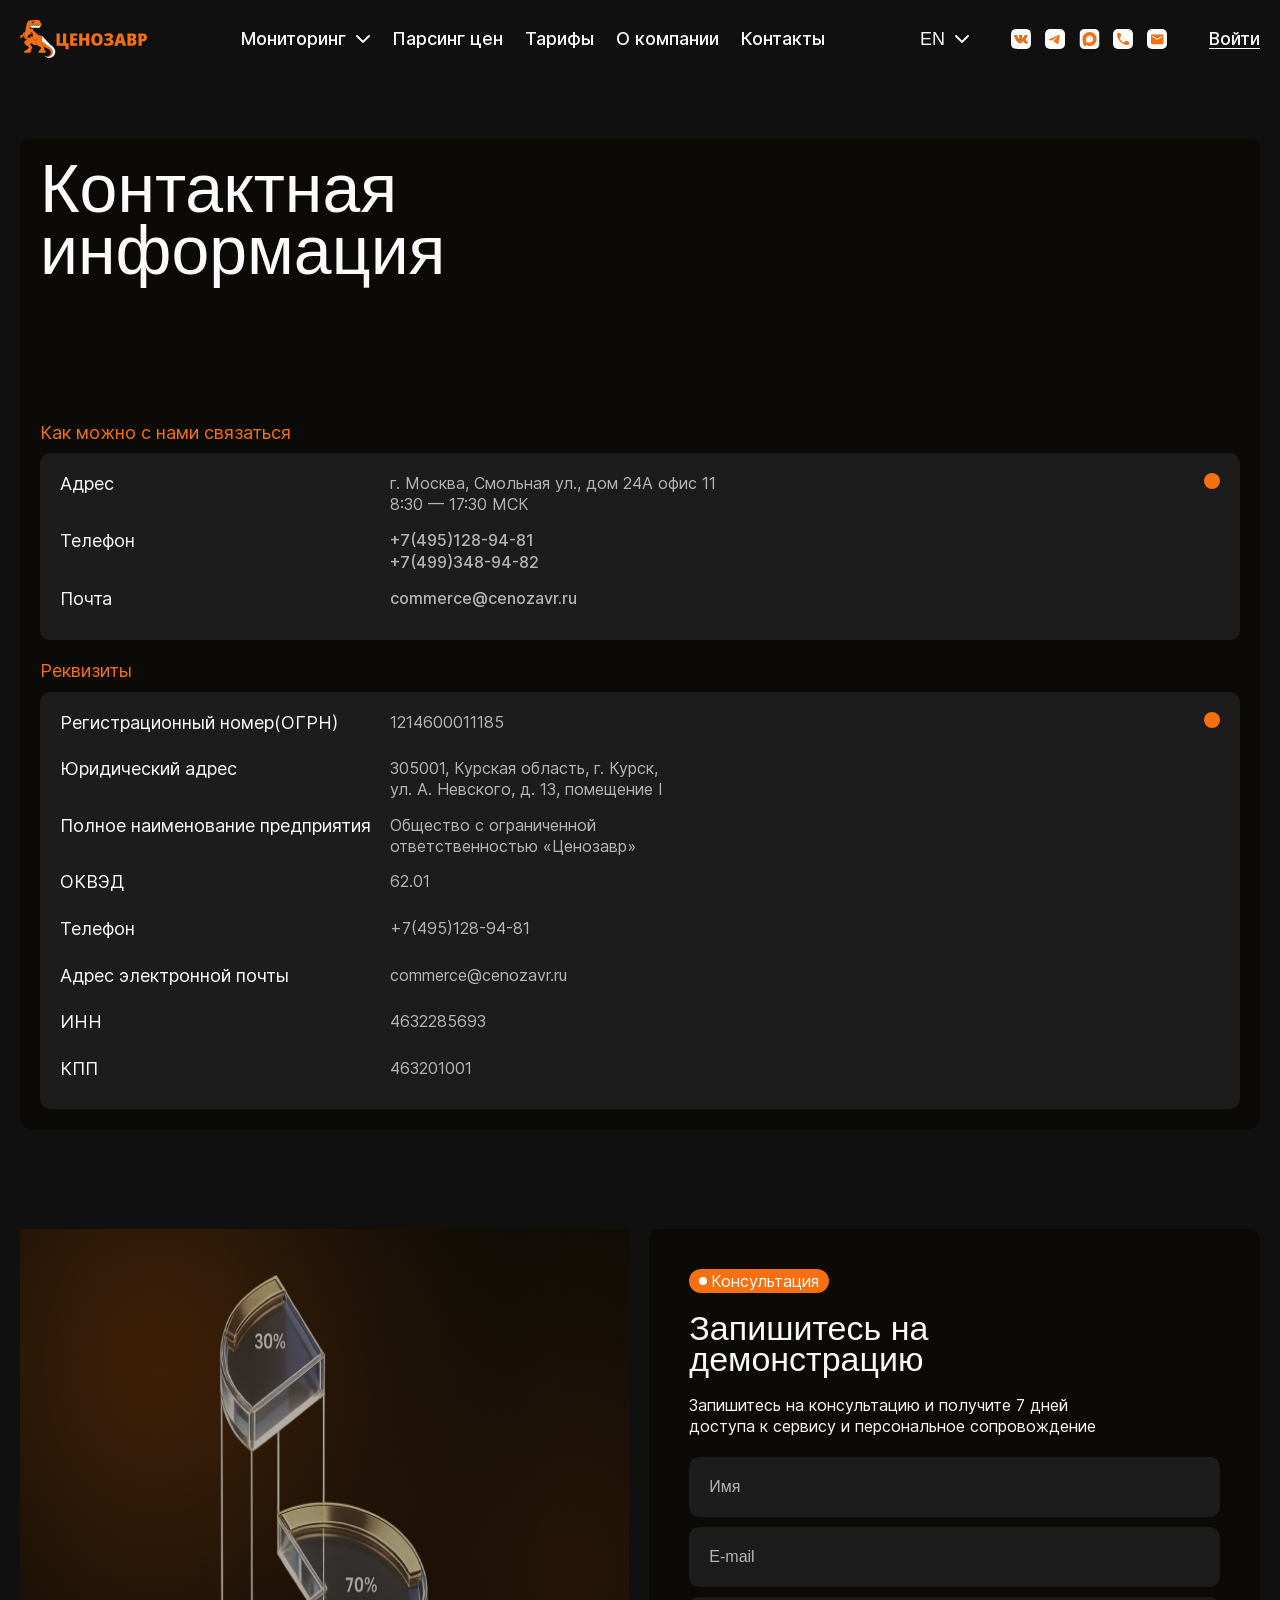
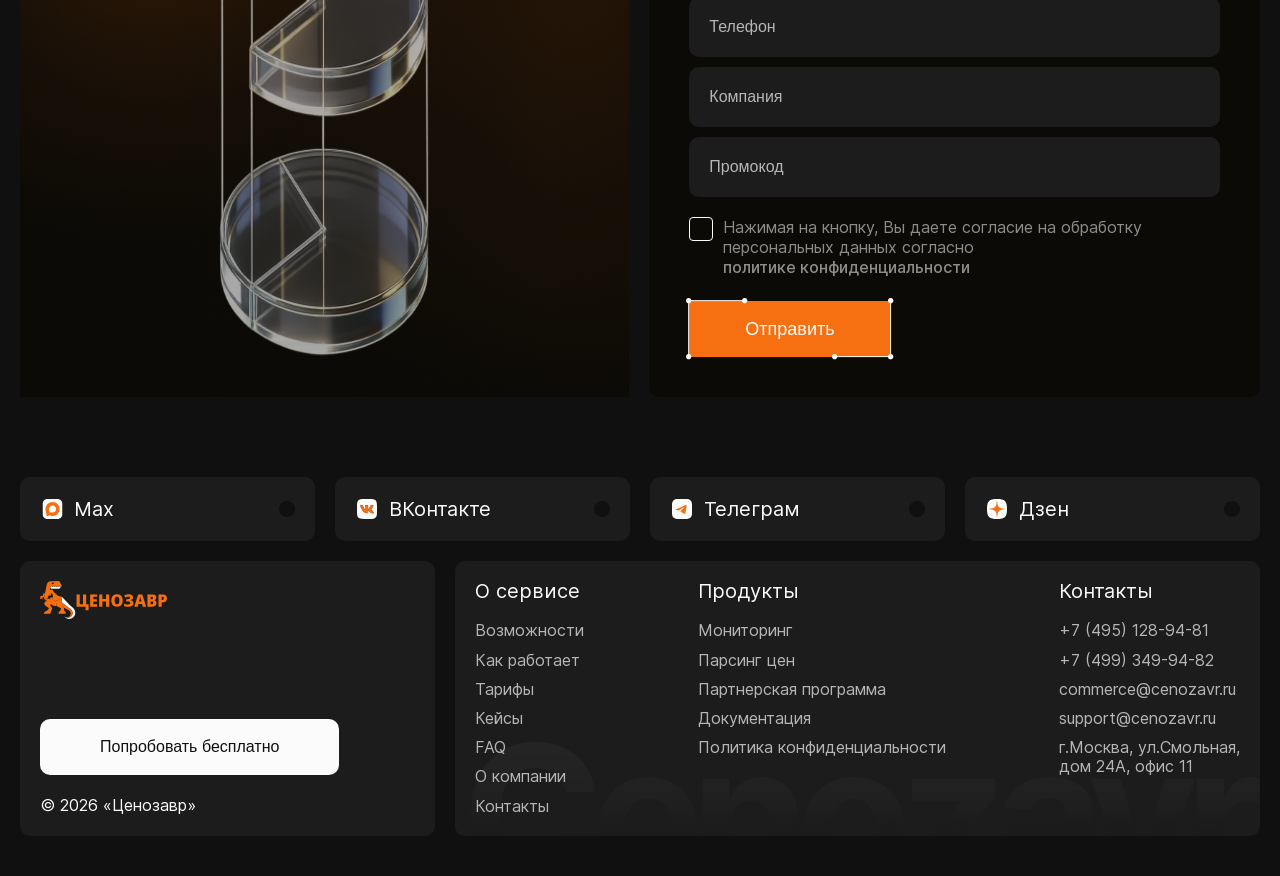
<file: contact.html>
<!DOCTYPE html>
<html lang="ru">
<head>
    <meta charset="UTF-8">
    <meta name="viewport"
          content="width=device-width, user-scalable=no, initial-scale=1.0, maximum-scale=1.0, minimum-scale=1.0">
    <meta http-equiv="X-UA-Compatible" content="ie=edge">
    <link rel="stylesheet" href="style.css">
    <link href="https://fonts.cdnfonts.com/css/evolventa" rel="stylesheet">
    <title></title>
</head>
<body>

<header>
    <div class="container">
        <div class="header-main G-align-center G-justify-between">
            <a href="./index.html" class="logo G-flex"><img src="./assets/img/logo.svg" alt="Ценозавр"></a>
            <div class="nav-menu">
                <ul>
                    <li class="menu-drop"><a href="#">Мониторинг <svg class="arrow" width="14" height="8" viewBox="0 0 14 8" fill="none">
                        <path d="M1 1L7 7L13 1" stroke="white" stroke-width="1.8" stroke-linecap="round"></path>
                    </svg></a>

                        <ul class="submenu">
                            <li><a href="#">Тарифы</a></li>
                            <li><a href="#">Контакты</a></li>
                            <li><a href="#">О компании</a></li>
                        </ul>
                    </li>
                    <li><a href="#">Парсинг цен</a></li>
                    <li><a href="#">Тарифы</a></li>
                    <li><a href="#">О компании</a></li>
                    <li><a href="#">Контакты</a></li>
                </ul>
            </div>
            <div class="entrance-flex G-align-center">
                <div class="lang-dropdown">
                    <button class="lang-btn">
                        <span>EN</span>
                        <svg class="arrow" width="14" height="8" viewBox="0 0 14 8" fill="none">
                            <path d="M1 1L7 7L13 1" stroke="white" stroke-width="1.8" stroke-linecap="round"/>
                        </svg>
                    </button>

                    <div class="lang-menu">
                        <a href="#">EN</a>
                        <a href="#">RU</a>
                    </div>
                </div>
                <div class="social-icon G-align-center">
                    <a href="" target="_blank"><img src="./assets/img/icon-vk.svg" alt="vk"></a>
                    <a href="" target="_blank"><img src="./assets/img/icon-telegram.svg" alt="telegram"></a>
                    <a href="" target="_blank"><img src="./assets/img/icon-max.svg" alt="max"></a>
                    <a href="" target="_blank"><img src="./assets/img/icon-call.svg" alt="call"></a>
                    <a href="" target="_blank"><img src="./assets/img/icon-mail.svg" alt="call"></a>
                </div>
                <a href="#" class="link-liner">Войти</a>
                <div class="open-menu">
                    <span></span>
                    <span></span>
                    <span></span>
                </div>
            </div>
        </div>
    </div>
    <div class="menu-mobile">
        <div class="menu-mobile-scr">
            <div class="mobile-menu">
                <div class="footer-menu-hrefs">
                    <h3>О сервисе</h3>
                    <ul>
                        <li><a href="#">Возможности</a></li>
                        <li><a href="#">Как работает</a></li>
                        <li><a href="#">Тарифы</a></li>
                        <li><a href="#">Кейсы</a></li>
                        <li><a href="#">FAQ</a></li>
                        <li><a href="#">О компании</a></li>
                        <li><a href="#">Контакты</a></li>
                    </ul>
                </div>
                <div class="footer-menu-hrefs">
                    <h3>Продукты</h3>
                    <ul>
                        <li><a href="#">Мониторинг</a></li>
                        <li><a href="#">Парсинг цен</a></li>
                        <li><a href="#">Партнерская программа</a></li>
                        <li><a href="#">Документация</a></li>
                        <li><a href="#">Политика конфиденциальности</a></li>
                    </ul>
                </div>
                <div class="footer-menu-hrefs">
                    <h3>Контакты</h3>
                    <ul>
                        <li><a href="#">+7 (495) 128-94-81</a></li>
                        <li><a href="#">+7 (499) 349-94-82</a></li>
                        <li><a href="#">commerce@cenozavr.ru</a></li>
                        <li><a href="#">support@cenozavr.ru</a></li>
                        <li>г.Москва, ул.Смольная, <br> дом 24А, офис 11</li>
                    </ul>
                </div>
            </div>
            <button class="btn-white">Try for free</button>
        </div>
        <div class="cenozavr-menu">
            <img src="./assets/img/cenozavr-menu.png" alt="cenozavr">
        </div>
    </div>
</header>


<section class="contact-page">
    <div class="container">
        <div class="contact-page-flex G-align-start G-justify-between">
            <h1>Контактная информация</h1>
            <div class="contact-info">
                <div class="can-contact contact-details">
                    <h4>Как можно с нами связаться</h4>
                    <div class="can-contact-name G-flex-column G-align-start">
                        <div class="can-contact-tit G-align-start">
                            <h4>Адрес</h4>
                            <p>г. Москва, Смольная ул., дом 24А офис 11 <br> 8:30 — 17:30 МСК</p>
                        </div>
                        <div class="can-contact-tit G-align-start">
                            <h4>Телефон</h4>
                            <div class="G-flex-column G-align-start">
                                <a href="tel:+7(495)128-94-81">+7(495)128-94-81</a>
                                <a href="tel:+7(499)348-94-82">+7(499)348-94-82</a>
                            </div>
                        </div>
                        <div class="can-contact-tit G-align-start">
                            <h4>Почта</h4>
                            <a href="mailto:commerce@cenozavr.ru">commerce@cenozavr.ru</a>
                        </div>
                        <span class="names-circle"></span>
                    </div>
                </div>
                <div class="can-contact contact-details">
                    <h4>Реквизиты</h4>
                    <div class="can-contact-name G-flex-column G-align-start">
                        <div class="can-contact-tit G-align-start">
                            <h4>Регистрационный номер(ОГРН)</h4>
                            <p>1214600011185</p>
                        </div>
                        <div class="can-contact-tit G-align-start">
                            <h4>Юридический адрес</h4>
                            <p>305001, Курская область, г. Курск, <br> ул. А. Невского, д. 13, помещение I</p>
                        </div>
                        <div class="can-contact-tit G-align-start">
                            <h4>Полное наименование предприятия</h4>
                            <p>Общество с ограниченной <br> ответственностью «Ценозавр»</p>
                        </div>
                        <div class="can-contact-tit G-align-start">
                            <h4>ОКВЭД</h4>
                            <p>62.01</p>
                        </div>

                        <div class="can-contact-tit G-align-start">
                            <h4>Телефон</h4>
                            <p>+7(495)128-94-81</p>
                        </div>
                        <div class="can-contact-tit G-align-start">
                            <h4>Адрес электронной почты</h4>
                            <p>commerce@cenozavr.ru</p>
                        </div>
                        <div class="can-contact-tit G-align-start">
                            <h4>ИНН</h4>
                            <p>4632285693</p>
                        </div>
                        <div class="can-contact-tit G-align-start">
                            <h4>КПП</h4>
                            <p>463201001</p>
                        </div>
                        <span class="names-circle"></span>
                    </div>
                </div>
            </div>
        </div>
    </div>
</section>


<section class="contact-section section-margin">
    <div class="container">
        <div class="contact-flex G-flex">
            <div class="contact-photo G-flex">
                <img src="./assets/img/touch-pic.png" alt="touch">
            </div>
            <div class="contact-form G-flex-column G-justify-between">
                <div class="prices-form-tit G-flex-column G-align-start">
                    <span class="tit-for-what"><span class="circle-dot"></span> Консультация</span>
                    <h2>Запишитесь на демонстрацию</h2>
                    <p>
                        Запишитесь на консультацию и получите 7 дней доступа к сервису и персональное сопровождение
                    </p>
                </div>
                <form action="">
                    <div class="form-input-col G-flex-column">
                        <div class="form-input">
                            <label>
                                <input type="text" placeholder="Имя">
                            </label>
                        </div>
                        <div class="form-input">
                            <label>
                                <input type="text" placeholder="E-mail">
                            </label>
                        </div>
                        <div class="form-input">
                            <label>
                                <input type="text" placeholder="Телефон">
                            </label>
                        </div>
                        <div class="form-input">
                            <label>
                                <input type="text" placeholder="Компания">
                            </label>
                        </div>
                        <div class="form-input">
                            <label>
                                <input type="text" placeholder="Промокод">
                            </label>
                        </div>

                    </div>
                    <label class="form-check">
                        <small>Нажимая на кнопку, Вы даете согласие на обработку персональных данных согласно <a
                                href="#">политике конфиденциальности</a></small>
                        <input type="checkbox">
                        <span class="checkmark"></span>
                    </label>
                    <button data-val="modal-form" class="open_modal btn">Отправить</button>

                </form>
            </div>
        </div>
    </div>
</section>

<footer>
    <div class="container">
        <div class="footer-social G-align-center">
            <a href="#" class="social-href">
                <span class="social-name">
                    <img src="./assets/img/icon-max.svg" alt="max">
                    Max
                </span>
                <span class="names-circle"></span>
            </a>
            <a href="#" class="social-href">
                <span class="social-name">
                    <img src="./assets/img/icon-vk.svg" alt="vk">
                    ВКонтакте
                </span>
                <span class="names-circle"></span>
            </a>
            <a href="#" class="social-href">
                <span class="social-name">
                    <img src="./assets/img/icon-telegram.svg" alt="vk">
                    Телеграм
                </span>
                <span class="names-circle"></span>
            </a>
            <a href="#" class="social-href">
                <span class="social-name">
                    <img src="./assets/img/icon-dzen.svg" alt="vk">
                    Дзен
                </span>
                <span class="names-circle"></span>
            </a>
        </div>
        <div class="footer-main G-flex">
            <div class="footer-cnt G-flex-column G-align-start">
                <div class="mobail-social-flex">
                    <a href="./index.html" class="logo G-flex"><img src="./assets/img/logo.svg" alt="Ценозавр"></a>
                    <div class="mobail-social G-align-center">
                        <a href="#">
                            <img src="./assets/img/icon-max.svg" alt="max">
                            Max
                        </a>
                        <a href="#">
                            <img src="./assets/img/icon-vk.svg" alt="vk">
                            ВКонтакте
                        </a>
                        <a href="#">
                            <img src="./assets/img/icon-telegram.svg" alt="vk">
                            Телеграм
                        </a>
                        <a href="#">
                            <img src="./assets/img/icon-dzen.svg" alt="vk">
                            Дзен
                        </a>
                    </div>

                </div>
                <div class="footer-cnt-col G-flex-column G-align-start">
                    <button class="btn-white">Попробовать бесплатно</button>
                    <p>© 2026 «Ценозавр»</p>
                </div>
            </div>
            <div class="footer-menu">
                <div class="footer-menu-flex  G-align-start">
                    <div class="footer-menu-hrefs">
                        <h3>О сервисе</h3>
                        <ul>
                            <li><a href="#">Возможности</a></li>
                            <li><a href="#">Как работает</a></li>
                            <li><a href="#">Тарифы</a></li>
                            <li><a href="#">Кейсы</a></li>
                            <li><a href="#">FAQ</a></li>
                            <li><a href="#">О компании</a></li>
                            <li><a href="#">Контакты</a></li>
                        </ul>
                    </div>
                    <div class="footer-menu-hrefs">
                        <h3>Продукты</h3>
                        <ul>
                            <li><a href="#">Мониторинг</a></li>
                            <li><a href="#">Парсинг цен</a></li>
                            <li><a href="#">Партнерская программа</a></li>
                            <li><a href="#">Документация</a></li>
                            <li><a href="#">Политика конфиденциальности</a></li>
                        </ul>
                    </div>
                    <div class="footer-menu-hrefs">
                        <h3>Контакты</h3>
                        <ul>
                            <li><a href="#">+7 (495) 128-94-81</a></li>
                            <li><a href="#">+7 (499) 349-94-82</a></li>
                            <li><a href="#">commerce@cenozavr.ru</a></li>
                            <li><a href="#">support@cenozavr.ru</a></li>
                            <li>г.Москва, ул.Смольная, <br> дом 24А, офис 11</li>
                        </ul>
                    </div>
                </div>
                <div class="cenozavr-logo G-flex">
                    <img src="./assets/img/cenozavr.png" class="cenozavr-desctop" alt="cenozavr">
                    <img src="./assets/img/cenozavr-mob.png" class="cenozavr-mob" alt="cenozavr">
                </div>
            </div>
        </div>
    </div>
</footer>


<script src="assets/js/jquery-3.6.4.js"></script>
<script src="assets/js/swiper-bundle.min.js"></script>
<script src="assets/js/script.js"></script>


</body>
</html>
</file>
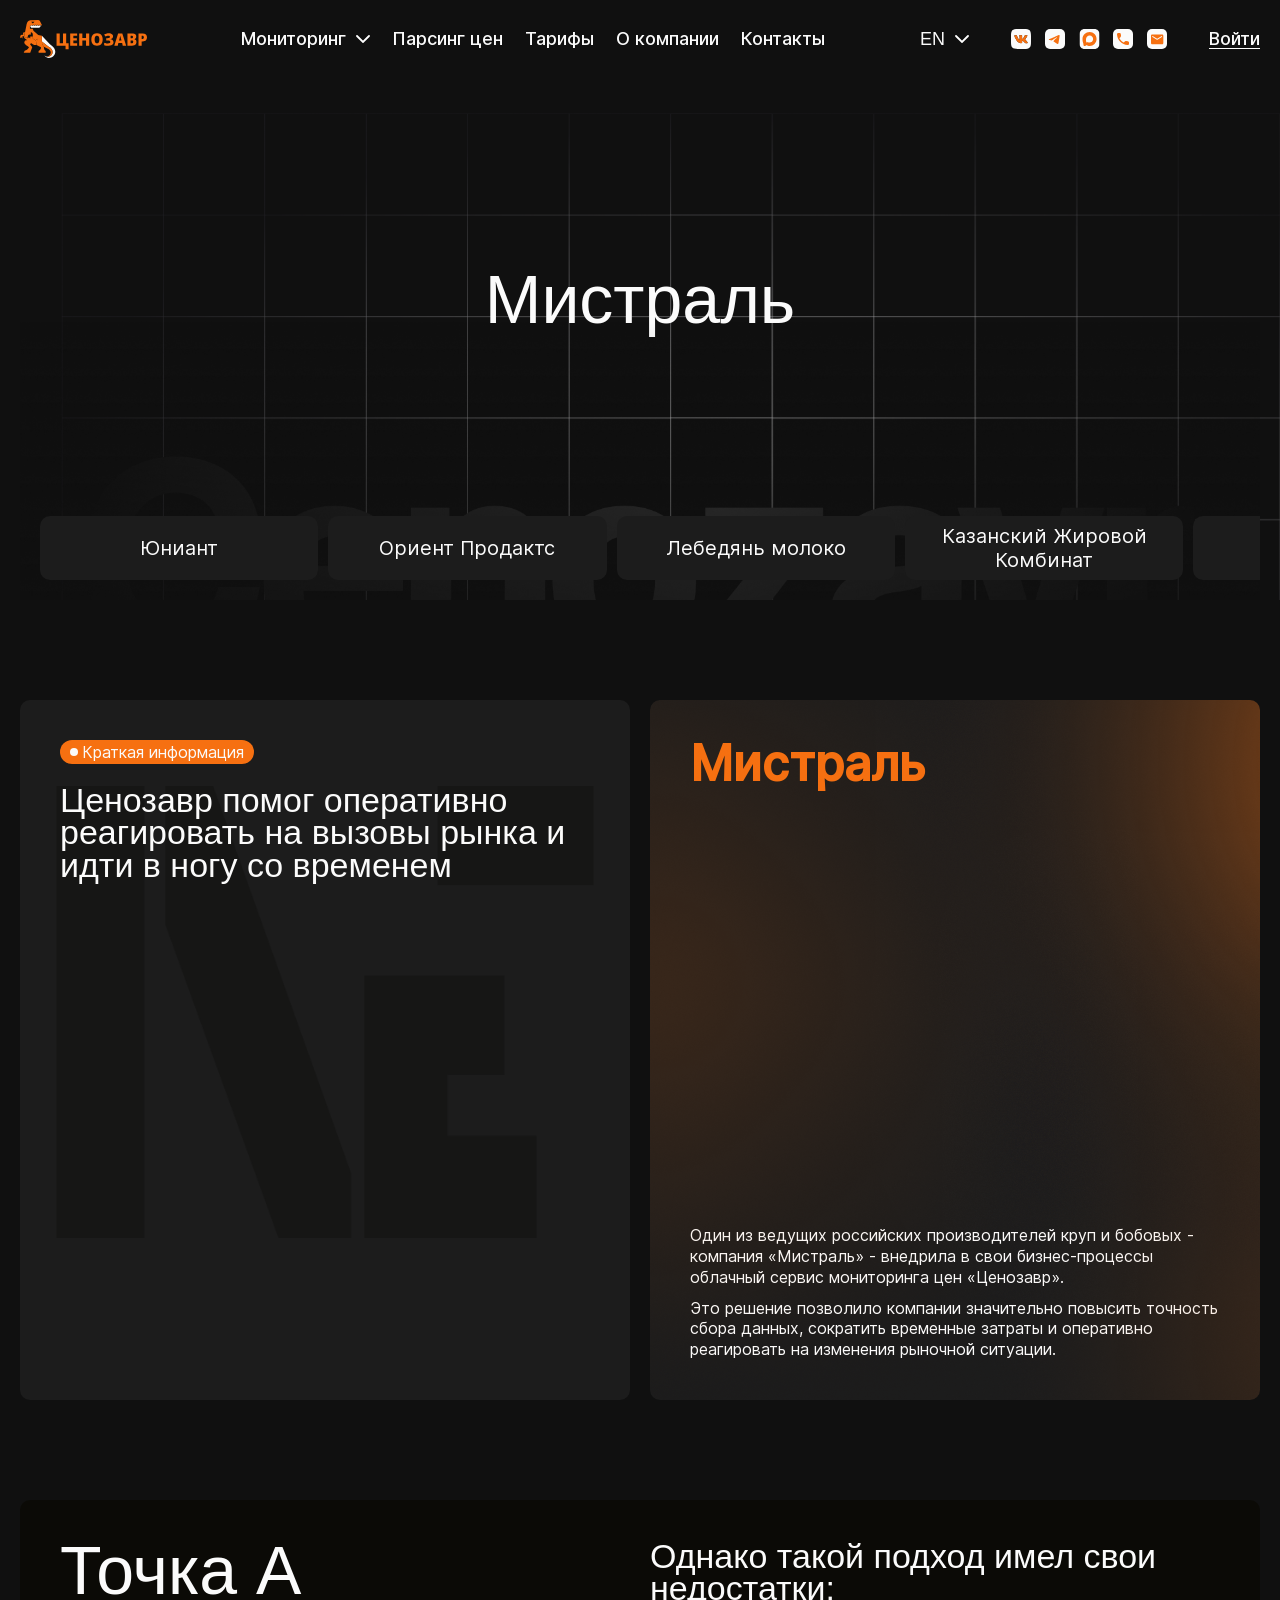
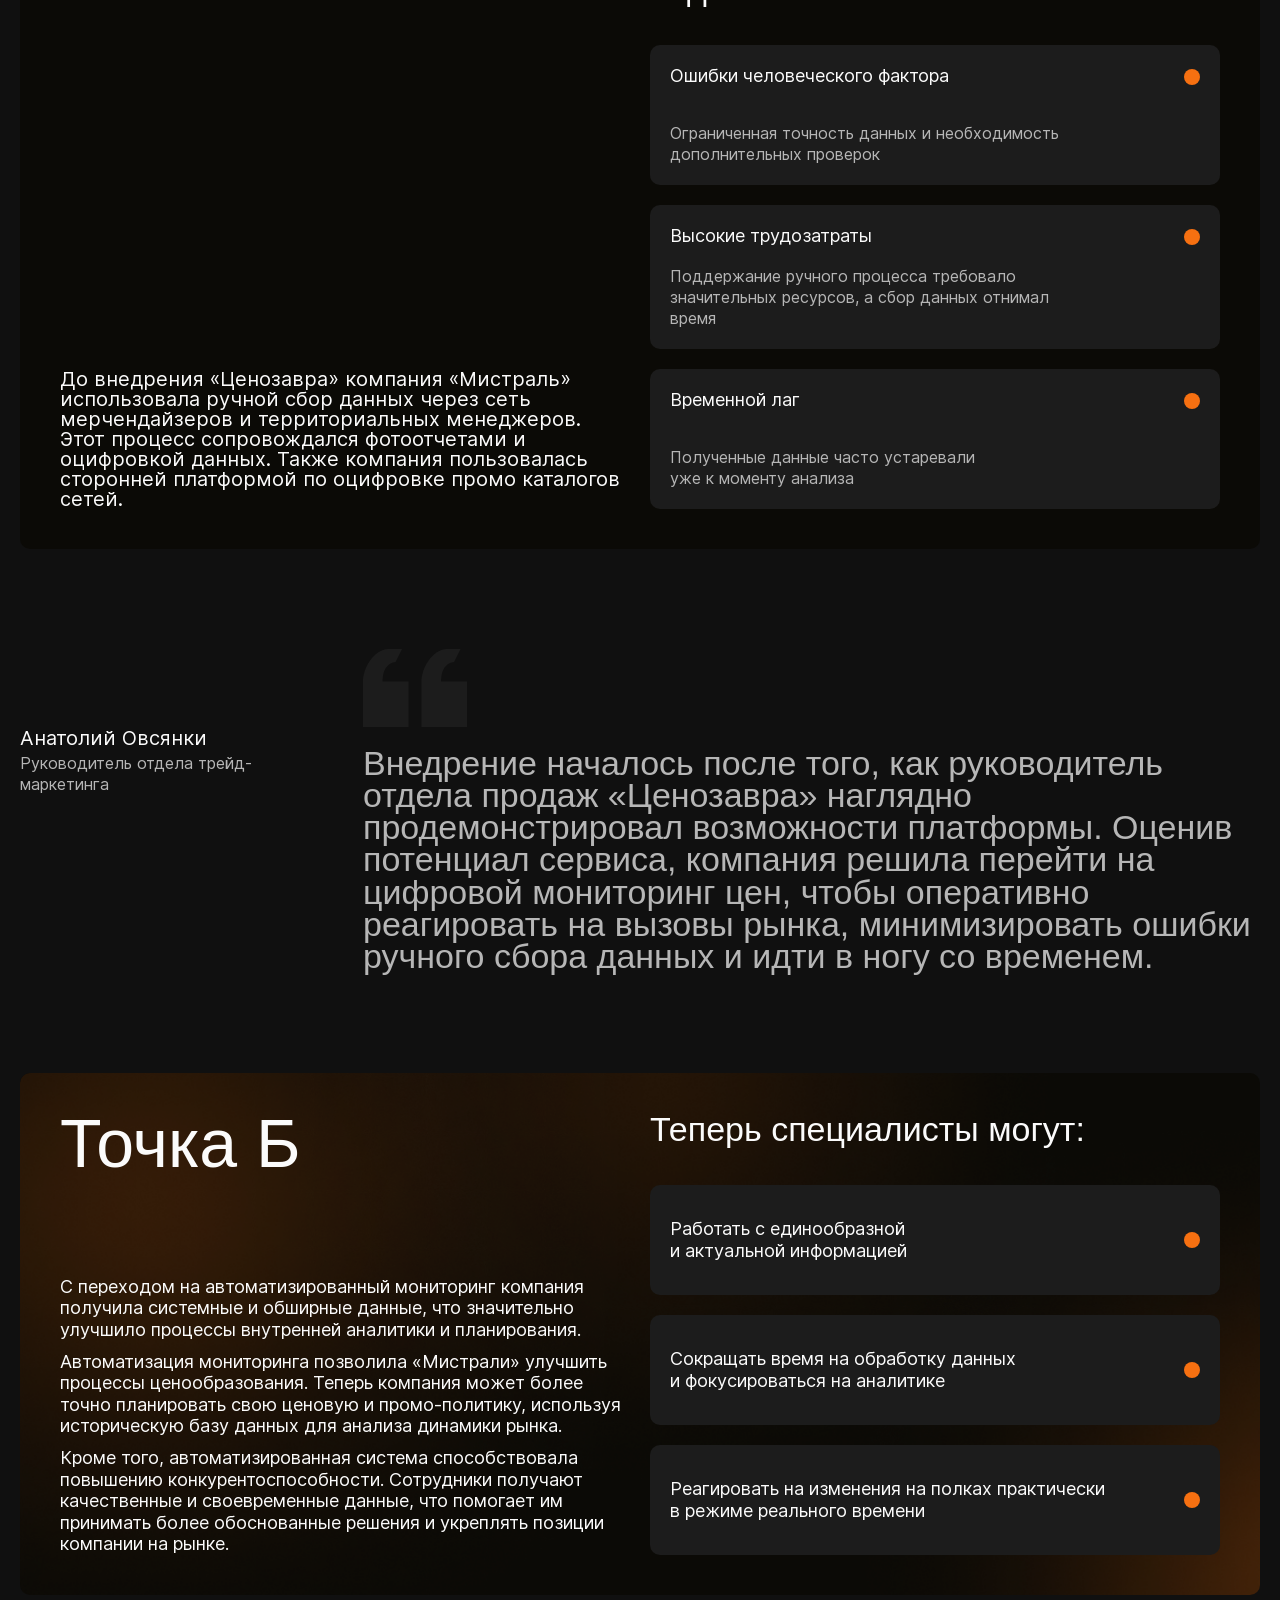
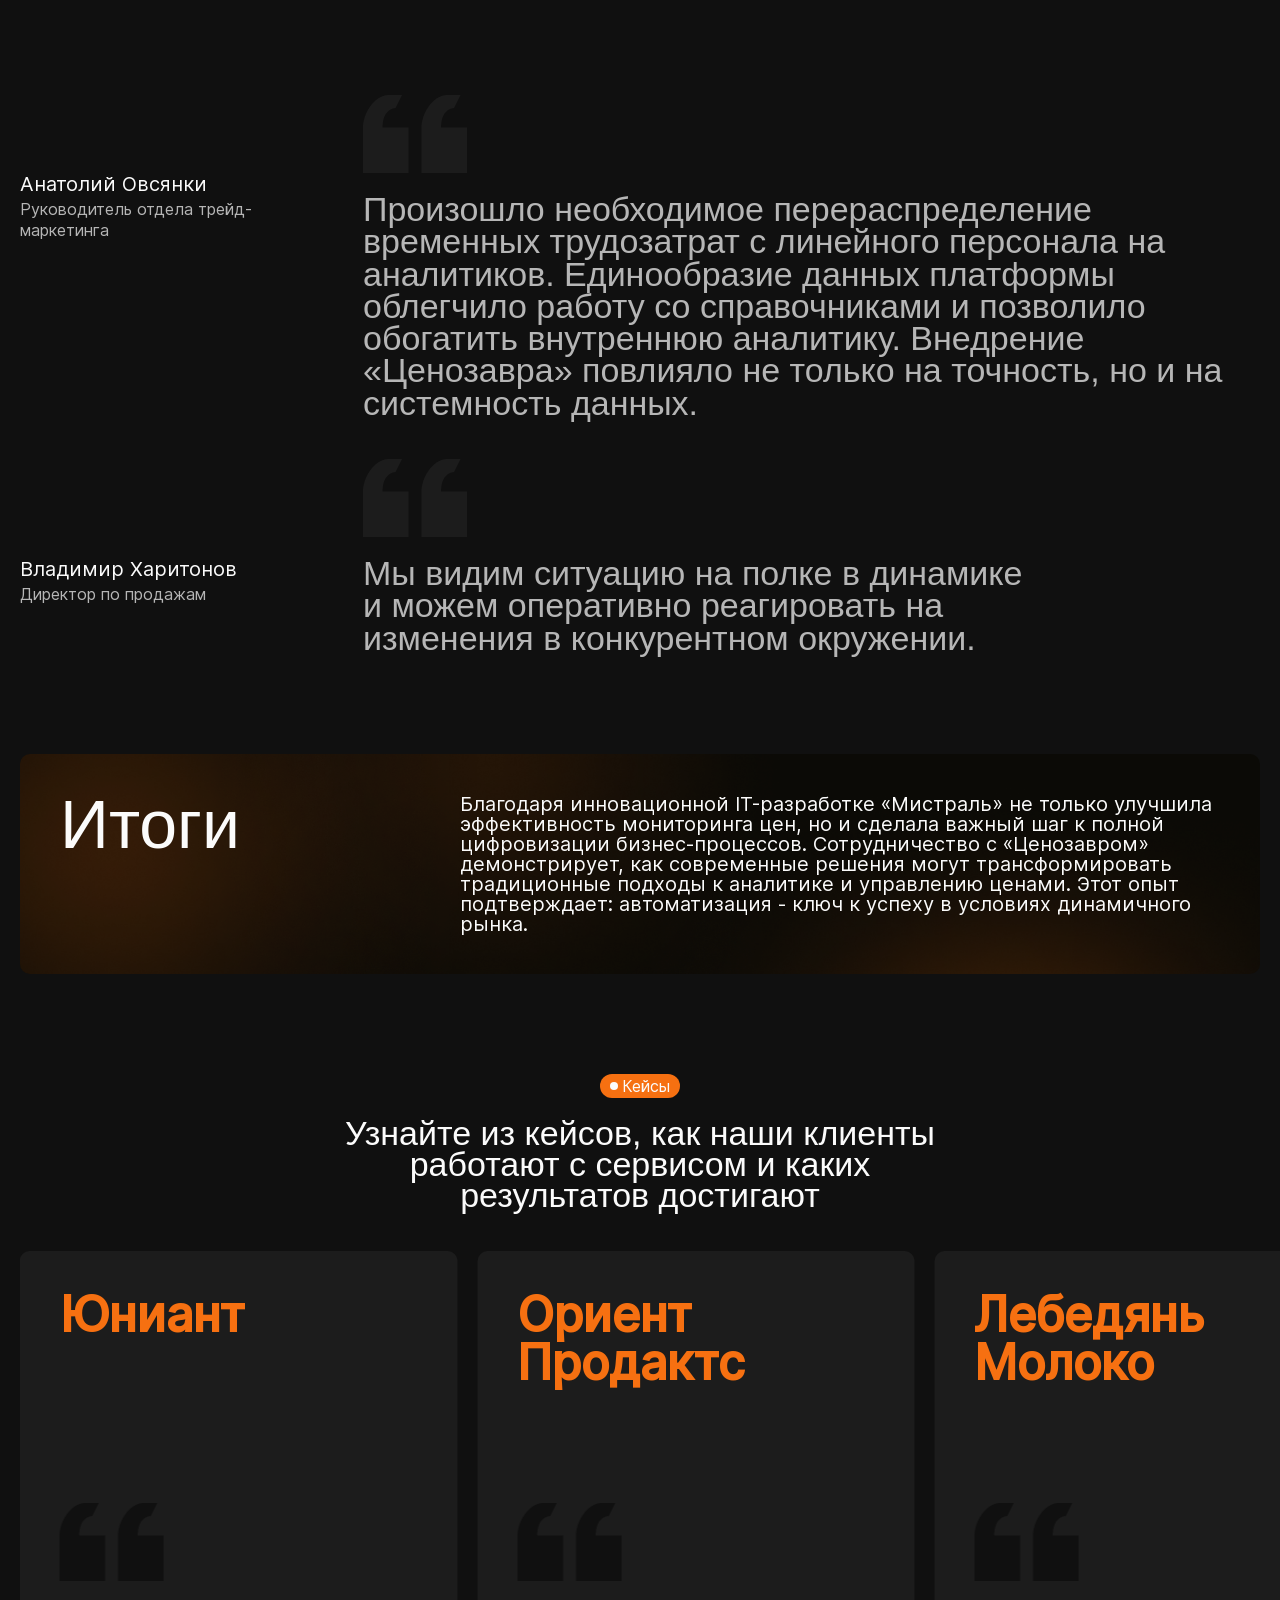
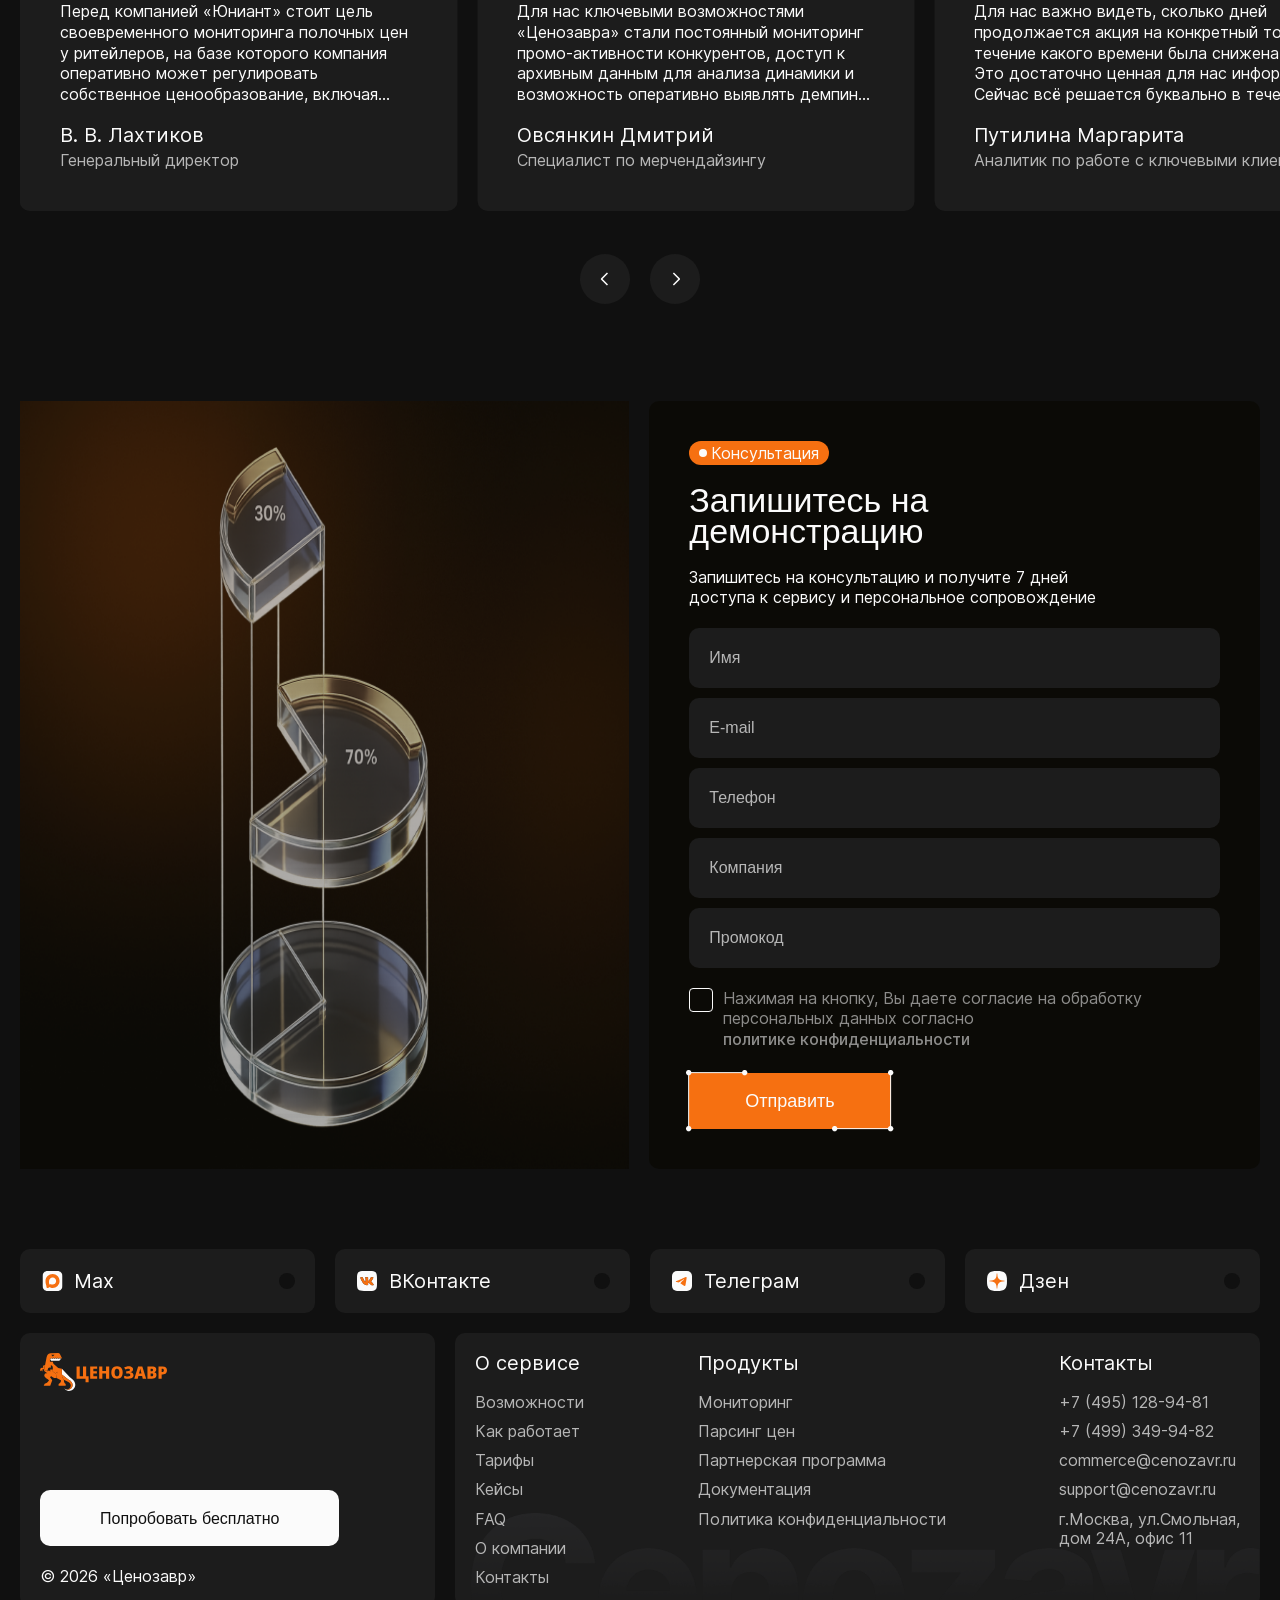
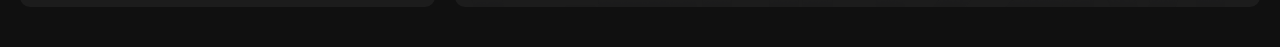
<file: mistral.html>
<!DOCTYPE html>
<html lang="ru">
<head>
    <meta charset="UTF-8">
    <meta name="viewport"
          content="width=device-width, user-scalable=no, initial-scale=1.0, maximum-scale=1.0, minimum-scale=1.0">
    <meta http-equiv="X-UA-Compatible" content="ie=edge">
    <link rel="stylesheet" href="style.css">
    <link href="https://fonts.cdnfonts.com/css/evolventa" rel="stylesheet">
    <title></title>
</head>
<body>


<header>
    <div class="container">
        <div class="header-main G-align-center G-justify-between">
            <a href="./index.html" class="logo G-flex"><img src="./assets/img/logo.svg" alt="Ценозавр"></a>
            <div class="nav-menu">
                <ul>
                    <li class="menu-drop"><a href="#">Мониторинг <svg class="arrow" width="14" height="8" viewBox="0 0 14 8" fill="none">
                        <path d="M1 1L7 7L13 1" stroke="white" stroke-width="1.8" stroke-linecap="round"></path>
                    </svg></a>

                        <ul class="submenu">
                            <li><a href="#">Тарифы</a></li>
                            <li><a href="#">Контакты</a></li>
                            <li><a href="#">О компании</a></li>
                        </ul>
                    </li>
                    <li><a href="#">Парсинг цен</a></li>
                    <li><a href="#">Тарифы</a></li>
                    <li><a href="#">О компании</a></li>
                    <li><a href="#">Контакты</a></li>
                </ul>
            </div>
            <div class="entrance-flex G-align-center">
                <div class="lang-dropdown">
                    <button class="lang-btn">
                        <span>EN</span>
                        <svg class="arrow" width="14" height="8" viewBox="0 0 14 8" fill="none">
                            <path d="M1 1L7 7L13 1" stroke="white" stroke-width="1.8" stroke-linecap="round"/>
                        </svg>
                    </button>

                    <div class="lang-menu">
                        <a href="#">EN</a>
                        <a href="#">RU</a>
                    </div>
                </div>
                <div class="social-icon G-align-center">
                    <a href="" target="_blank"><img src="./assets/img/icon-vk.svg" alt="vk"></a>
                    <a href="" target="_blank"><img src="./assets/img/icon-telegram.svg" alt="telegram"></a>
                    <a href="" target="_blank"><img src="./assets/img/icon-max.svg" alt="max"></a>
                    <a href="" target="_blank"><img src="./assets/img/icon-call.svg" alt="call"></a>
                    <a href="" target="_blank"><img src="./assets/img/icon-mail.svg" alt="call"></a>
                </div>
                <a href="#" class="link-liner">Войти</a>
                <div class="open-menu">
                    <span></span>
                    <span></span>
                    <span></span>
                </div>
            </div>
        </div>
    </div>
    <div class="menu-mobile">
        <div class="menu-mobile-scr">
            <div class="mobile-menu">
                <div class="footer-menu-hrefs">
                    <h3>О сервисе</h3>
                    <ul>
                        <li><a href="#">Возможности</a></li>
                        <li><a href="#">Как работает</a></li>
                        <li><a href="#">Тарифы</a></li>
                        <li><a href="#">Кейсы</a></li>
                        <li><a href="#">FAQ</a></li>
                        <li><a href="#">О компании</a></li>
                        <li><a href="#">Контакты</a></li>
                    </ul>
                </div>
                <div class="footer-menu-hrefs">
                    <h3>Продукты</h3>
                    <ul>
                        <li><a href="#">Мониторинг</a></li>
                        <li><a href="#">Парсинг цен</a></li>
                        <li><a href="#">Партнерская программа</a></li>
                        <li><a href="#">Документация</a></li>
                        <li><a href="#">Политика конфиденциальности</a></li>
                    </ul>
                </div>
                <div class="footer-menu-hrefs">
                    <h3>Контакты</h3>
                    <ul>
                        <li><a href="#">+7 (495) 128-94-81</a></li>
                        <li><a href="#">+7 (499) 349-94-82</a></li>
                        <li><a href="#">commerce@cenozavr.ru</a></li>
                        <li><a href="#">support@cenozavr.ru</a></li>
                        <li>г.Москва, ул.Смольная, <br> дом 24А, офис 11</li>
                    </ul>
                </div>
            </div>
            <button class="btn-white">Try for free</button>
        </div>
        <div class="cenozavr-menu">
            <img src="./assets/img/cenozavr-menu.png" alt="cenozavr">
        </div>
    </div>
</header>

<section class="price-monitor">
    <div class="container">

        <div class="price-monitor-tit G-center">
            <h1>Мистраль</h1>


            <div class="mistral-menu">
                <ul>
                    <li><a href="#">Юниант</a></li>
                    <li><a href="#">Ориент Продактс</a></li>
                    <li><a href="#">Лебедянь молоко</a></li>
                    <li><a href="#">Казанский Жировой Комбинат</a></li>
                    <li><a href="#">Конти-Рус</a></li>
                    <li><a href="#">Ритейл Групп</a></li>
                </ul>
            </div>



            <div class="price-monitor-logo mistral-menu-logo G-flex">
                <img src="./assets/img/price-monitor-fon.png" class="logo-cenozav" alt="price">
                <img src="./assets/img/price-monitor-mob.png" class="logo-cenozav-mob" alt="price">
            </div>
        </div>
    </div>
</section>

<section class="section-margin">
    <div class="container">
        <div class="brief-information G-flex">
            <div class="client-stories-boxes">
                <div class="client-stories-info">
                    <span class="tit-for-what"><span class="circle-dot"></span> Краткая информация</span>
                    <h2>Ценозавр помог оперативно реагировать на вызовы рынка и идти в ногу со временем</h2>
                </div>
                <div class="client-pic-bg G-flex">
                    <img src="./assets/img/pic-on-bg.png" alt="pic-on-bg">
                </div>
            </div>
            <div class="brief-information-box">
                <div class="logo-uniant G-flex">
                    Мистраль
                </div>
                <div class="brief-information-text G-flex-column G-align-start">
                    <p>
                        Один из ведущих российских производителей круп и бобовых - компания «Мистраль» - внедрила в свои бизнес-процессы облачный сервис мониторинга цен «Ценозавр».
                    </p>
                    <p>
                        Это решение позволило компании значительно повысить точность сбора данных, сократить временные затраты и оперативно реагировать на изменения рыночной ситуации.
                    </p>

                </div>
            </div>

        </div>
    </div>
</section>


<section class="section-margin">
    <div class="container">
        <div class="approach-draw-flex G-flex">
            <div class="approach-draw-title G-flex-column  G-justify-between">
                <h1>Точка А</h1>
                <h3>
                    До внедрения «Ценозавра» компания «Мистраль» использовала ручной сбор данных через сеть мерчендайзеров и территориальных менеджеров. Этот процесс сопровождался фотоотчетами и оцифровкой данных. Также компания пользовалась сторонней платформой по оцифровке промо каталогов сетей.
                </h3>
            </div>
            <div class="approach-draw-cnt">
                <h2>Однако такой подход имел свои недостатки:</h2>
                <div class="approach-draw-col G-flex-column">
                    <div class="approach-draw G-flex-column">
                        <h4>Ошибки человеческого фактора</h4>
                        <p>
                            Ограниченная точность данных и необходимость дополнительных проверок
                        </p>
                    </div>
                    <div class="approach-draw G-flex-column">
                        <h4>Высокие трудозатраты</h4>
                        <p>
                            Поддержание ручного процесса требовало значительных ресурсов, а сбор данных отнимал время
                        </p>
                    </div>
                    <div class="approach-draw G-flex-column">
                        <h4>Временной лаг</h4>
                        <p>
                            Полученные данные часто устаревали <br> уже к моменту анализа
                        </p>
                    </div>
                </div>
            </div>
        </div>
    </div>
</section>




<section class="section-margin">
    <div class="container">
        <div class="platform-flex G-align-start G-justify-between">
            <div class="platform-name">
                <h3>Анатолий Овсянки</h3>
                <p>Руководитель отдела трейд-маркетинга</p>
            </div>
            <div class="platform-info G-flex-column G-align-start">
                <img src="./assets/img/vector-2.png" alt="vector">
                <h2>
                    Внедрение началось после того, как руководитель отдела продаж «Ценозавра» наглядно продемонстрировал возможности платформы. Оценив потенциал сервиса, компания решила перейти на цифровой мониторинг цен, чтобы оперативно реагировать на вызовы рынка, минимизировать ошибки ручного сбора данных и идти в ногу со временем.
                </h2>
            </div>
        </div>
    </div>
</section>



<section class="section-margin">
    <div class="container">
        <div class="approach-draw-flex approach-dot G-flex">
            <div class="approach-draw-title G-flex-column  G-justify-between">
                <h1>Точка Б</h1>
                <div class="approach-draw-text G-flex-column">
                    <h4>
                        С переходом на автоматизированный мониторинг компания получила системные и обширные данные, что значительно улучшило процессы внутренней аналитики и планирования.
                    </h4>
                    <h4>
                        Автоматизация мониторинга позволила «Мистрали» улучшить процессы ценообразования. Теперь компания может более точно планировать свою ценовую и промо-политику, используя историческую базу данных для анализа динамики рынка.
                    </h4>
                    <h4>
                        Кроме того, автоматизированная система способствовала повышению конкурентоспособности. Сотрудники получают качественные и своевременные данные, что помогает им принимать более обоснованные решения и укреплять позиции компании на рынке.

                    </h4>
                </div>
            </div>
            <div class="approach-draw-cnt">
                <h2>Теперь специалисты могут:</h2>
                <div class="approach-draw-col G-flex-column">
                    <div class="approach-draw G-flex-column">
                        <h4>Работать с единообразной <br> и актуальной информацией</h4>
                    </div>
                    <div class="approach-draw G-flex-column">
                        <h4>Сокращать время на обработку данных <br> и фокусироваться на аналитике</h4>
                    </div>
                    <div class="approach-draw G-flex-column">
                        <h4>Реагировать на изменения на полках практически <br> в режиме реального времени</h4>
                    </div>
                </div>
            </div>
        </div>
    </div>
</section>





<section class="section-margin">
    <div class="container">
        <div class="platform-col G-flex-column">
            <div class="platform-flex G-align-start G-justify-between">
                <div class="platform-name">
                    <h3>Анатолий Овсянки</h3>
                    <p>Руководитель отдела трейд-маркетинга</p>
                </div>
                <div class="platform-info G-flex-column G-align-start">
                    <img src="./assets/img/vector-2.png" alt="vector">
                    <h2>
                        Произошло необходимое перераспределение временных трудозатрат с линейного персонала на аналитиков. Единообразие данных платформы облегчило работу со справочниками и позволило обогатить внутреннюю аналитику. Внедрение «Ценозавра» повлияло не только на точность, но и на системность данных.
                    </h2>
                </div>
            </div>
            <div class="platform-flex G-align-start G-justify-between">
                <div class="platform-name">
                    <h3>Владимир Харитонов</h3>
                    <p>Директор по продажам</p>
                </div>
                <div class="platform-info G-flex-column G-align-start">
                    <img src="./assets/img/vector-2.png" alt="vector">
                    <h2>
                        Мы видим ситуацию на полке в динамике <br>и можем оперативно реагировать на <br> изменения в конкурентном окружении.
                    </h2>
                </div>
            </div>
        </div>
    </div>
</section>





<section class="section-margin">
    <div class="container">
        <div class="approach-result G-align-start G-justify-between">
            <h1>Итоги</h1>
            <h3>Благодаря инновационной IT-разработке «Мистраль» не только улучшила эффективность мониторинга цен, но и сделала важный шаг к полной цифровизации бизнес-процессов. Сотрудничество с «Ценозавром» демонстрирует, как современные решения могут трансформировать традиционные подходы к аналитике и управлению ценами. Этот опыт подтверждает: автоматизация - ключ к успеху в условиях динамичного рынка.</h3>
        </div>
    </div>
</section>

<section class="studies-main section-margin">
    <div class="container">
        <div class="prices-form-tit G-flex-column G-align-center">
            <span class="tit-for-what"><span class="circle-dot"></span> Кейсы</span>
            <h2>Узнайте из кейсов, как наши клиенты <br> работают с сервисом и каких <br> результатов достигают</h2>
        </div>

        <div class="studies-clients">
            <div class="swiper studies-slider">
                <div class="swiper-wrapper">
                    <div class="swiper-slide">
                        <div class="client-stories-col client-stories-sm">
                            <div class="logo-uniant G-flex">
                                Юниант
                            </div>
                            <div class="client-stories-text G-flex-column G-align-start">
                                <img src="./assets/img/vector.png" alt="vector">
                                <p>
                                    Перед компанией «Юниант» стоит цель своевременного мониторинга полочных цен у ритейлеров, на базе которого компания оперативно может регулировать собственное ценообразование, включая промо-мероприятия. «Ценозавр» оперативно добавляет в каталог необходимые продукты, ставит в график добавление конкретных федеральных и локальных сетей, гибко реагирует на отдельные запросы. Рекомендуем «Ценозавр» как сервис, способный качественно предоставить точную и оперативную информацию по полочным ценам, включая ретроспективные данные.
                                </p>
                                <div class="general-manager G-flex-column G-align-start">
                                    <h3>В. В. Лахтиков</h3>
                                    <p>Генеральный директор</p>
                                </div>
                            </div>
                        </div>
                    </div>
                    <div class="swiper-slide">
                        <div class="client-stories-col client-stories-sm">
                            <div class="logo-uniant G-flex">
                                Ориент Продактс
                            </div>
                            <div class="client-stories-text G-flex-column G-align-start">
                                <img src="./assets/img/vector.png" alt="vector">
                                <p>
                                    Для нас ключевыми возможностями «Ценозавра» стали постоянный мониторинг промо-активности конкурентов, доступ к архивным данным для анализа динамики и возможность оперативно выявлять демпинг и распродажи выводимых позиций. Эти инструменты дают важную информацию для принятия решений
                                </p>
                                <div class="general-manager G-flex-column G-align-start">
                                    <h3>Овсянкин Дмитрий</h3>
                                    <p>Специалист по мерчендайзингу</p>
                                </div>
                            </div>
                        </div>
                    </div>
                    <div class="swiper-slide">
                        <div class="client-stories-col client-stories-sm">
                            <div class="logo-uniant G-flex">
                                Лебедянь Молоко
                            </div>
                            <div class="client-stories-text G-flex-column G-align-start">
                                <img src="./assets/img/vector.png" alt="vector">
                                <p>
                                    Для нас важно видеть, сколько дней продолжается акция на конкретный товар, в течение какого времени была снижена цена. Это достаточно ценная для нас информация. Сейчас всё решается буквально в течение 20-30 минут. Выгружаем данные, формируем сводную таблицу и показываем руководству. Всё
                                </p>
                                <div class="general-manager G-flex-column G-align-start">
                                    <h3>Путилина Маргарита</h3>
                                    <p>Аналитик по работе с ключевыми клиентами</p>
                                </div>
                            </div>
                        </div>
                    </div>
                    <div class="swiper-slide">
                        <div class="client-stories-col client-stories-sm">
                            <div class="logo-uniant G-flex">
                                Казанский Жировой Комбинат
                            </div>
                            <div class="client-stories-text G-flex-column G-align-start">
                                <img src="./assets/img/vector.png" alt="vector">
                                <p>
                                    Первое, что хочется отметить - простой и интуитивно понятный интерфейс. Второе и более важное - наличие широкой базы торговых сетей. Можно получать актуальную информацию о ценах на товары за любой интересующий промежуток времени. И третьим пунктом отметим сотрудников технической поддержки. Они не только оперативно отвечали на вопросы, но и внедряли дополнительную информацию, которую мы хотели видеть по товару
                                </p>
                                <div class="general-manager G-flex-column G-align-start">
                                    <h3>М. М. Гафиуллин</h3>
                                    <p>Менеджер по маркетинговым исследованиям</p>
                                </div>
                            </div>
                        </div>
                    </div>
                </div>
            </div>
            <div class="studies-btn G-center">
                <div class="studies-prev swiper-button-prev">
                    <i class="icon-arrow-left"></i>
                </div>
                <div class="studies-next swiper-button-next">
                    <i class="icon-arrow-right"></i>
                </div>
            </div>
        </div>
    </div>
</section>

<section class="contact-section section-margin">
    <div class="container">
        <div class="contact-flex G-flex">
            <div class="contact-photo G-flex">
                <img src="./assets/img/touch-pic.png" alt="touch">
            </div>
            <div class="contact-form G-flex-column G-justify-between">
                <div class="prices-form-tit G-flex-column G-align-start">
                    <span class="tit-for-what"><span class="circle-dot"></span> Консультация</span>
                    <h2>Запишитесь на демонстрацию</h2>
                    <p>
                        Запишитесь на консультацию и получите 7 дней доступа к сервису и персональное сопровождение
                    </p>
                </div>
                <form action="">
                    <div class="form-input-col G-flex-column">
                        <div class="form-input">
                            <label>
                                <input type="text" placeholder="Имя">
                            </label>
                        </div>
                        <div class="form-input">
                            <label>
                                <input type="text" placeholder="E-mail">
                            </label>
                        </div>
                        <div class="form-input">
                            <label>
                                <input type="text" placeholder="Телефон">
                            </label>
                        </div>
                        <div class="form-input">
                            <label>
                                <input type="text" placeholder="Компания">
                            </label>
                        </div>
                        <div class="form-input">
                            <label>
                                <input type="text" placeholder="Промокод">
                            </label>
                        </div>

                    </div>
                    <label class="form-check">
                        <small>Нажимая на кнопку, Вы даете согласие на обработку персональных данных согласно <a
                                href="#">политике конфиденциальности</a></small>
                        <input type="checkbox">
                        <span class="checkmark"></span>
                    </label>
                    <button data-val="modal-form" class="open_modal btn">Отправить</button>

                </form>
            </div>
        </div>
    </div>
</section>


<footer>
    <div class="container">
        <div class="footer-social G-align-center">
            <a href="#" class="social-href">
                <span class="social-name">
                    <img src="./assets/img/icon-max.svg" alt="max">
                    Max
                </span>
                <span class="names-circle"></span>
            </a>
            <a href="#" class="social-href">
                <span class="social-name">
                    <img src="./assets/img/icon-vk.svg" alt="vk">
                    ВКонтакте
                </span>
                <span class="names-circle"></span>
            </a>
            <a href="#" class="social-href">
                <span class="social-name">
                    <img src="./assets/img/icon-telegram.svg" alt="vk">
                    Телеграм
                </span>
                <span class="names-circle"></span>
            </a>
            <a href="#" class="social-href">
                <span class="social-name">
                    <img src="./assets/img/icon-dzen.svg" alt="vk">
                    Дзен
                </span>
                <span class="names-circle"></span>
            </a>
        </div>
        <div class="footer-main G-flex">
            <div class="footer-cnt G-flex-column G-align-start">
                <div class="mobail-social-flex">
                    <a href="./index.html" class="logo G-flex"><img src="./assets/img/logo.svg" alt="Ценозавр"></a>
                    <div class="mobail-social G-align-center">
                        <a href="#">
                            <img src="./assets/img/icon-max.svg" alt="max">
                            Max
                        </a>
                        <a href="#">
                            <img src="./assets/img/icon-vk.svg" alt="vk">
                            ВКонтакте
                        </a>
                        <a href="#">
                            <img src="./assets/img/icon-telegram.svg" alt="vk">
                            Телеграм
                        </a>
                        <a href="#">
                            <img src="./assets/img/icon-dzen.svg" alt="vk">
                            Дзен
                        </a>
                    </div>

                </div>
                <div class="footer-cnt-col G-flex-column G-align-start">
                    <button class="btn-white">Попробовать бесплатно</button>
                    <p>© 2026 «Ценозавр»</p>
                </div>
            </div>
            <div class="footer-menu">
                <div class="footer-menu-flex  G-align-start">
                    <div class="footer-menu-hrefs">
                        <h3>О сервисе</h3>
                        <ul>
                            <li><a href="#">Возможности</a></li>
                            <li><a href="#">Как работает</a></li>
                            <li><a href="#">Тарифы</a></li>
                            <li><a href="#">Кейсы</a></li>
                            <li><a href="#">FAQ</a></li>
                            <li><a href="#">О компании</a></li>
                            <li><a href="#">Контакты</a></li>
                        </ul>
                    </div>
                    <div class="footer-menu-hrefs">
                        <h3>Продукты</h3>
                        <ul>
                            <li><a href="#">Мониторинг</a></li>
                            <li><a href="#">Парсинг цен</a></li>
                            <li><a href="#">Партнерская программа</a></li>
                            <li><a href="#">Документация</a></li>
                            <li><a href="#">Политика конфиденциальности</a></li>
                        </ul>
                    </div>
                    <div class="footer-menu-hrefs">
                        <h3>Контакты</h3>
                        <ul>
                            <li><a href="#">+7 (495) 128-94-81</a></li>
                            <li><a href="#">+7 (499) 349-94-82</a></li>
                            <li><a href="#">commerce@cenozavr.ru</a></li>
                            <li><a href="#">support@cenozavr.ru</a></li>
                            <li>г.Москва, ул.Смольная, <br> дом 24А, офис 11</li>
                        </ul>
                    </div>
                </div>
                <div class="cenozavr-logo G-flex">
                    <img src="./assets/img/cenozavr.png" class="cenozavr-desctop" alt="cenozavr">
                    <img src="./assets/img/cenozavr-mob.png" class="cenozavr-mob" alt="cenozavr">
                </div>
            </div>
        </div>
    </div>
</footer>




<script src="assets/js/jquery-3.6.4.js"></script>
<script src="assets/js/swiper-bundle.min.js"></script>
<script src="assets/js/script.js"></script>
</body>
</html>
</file>
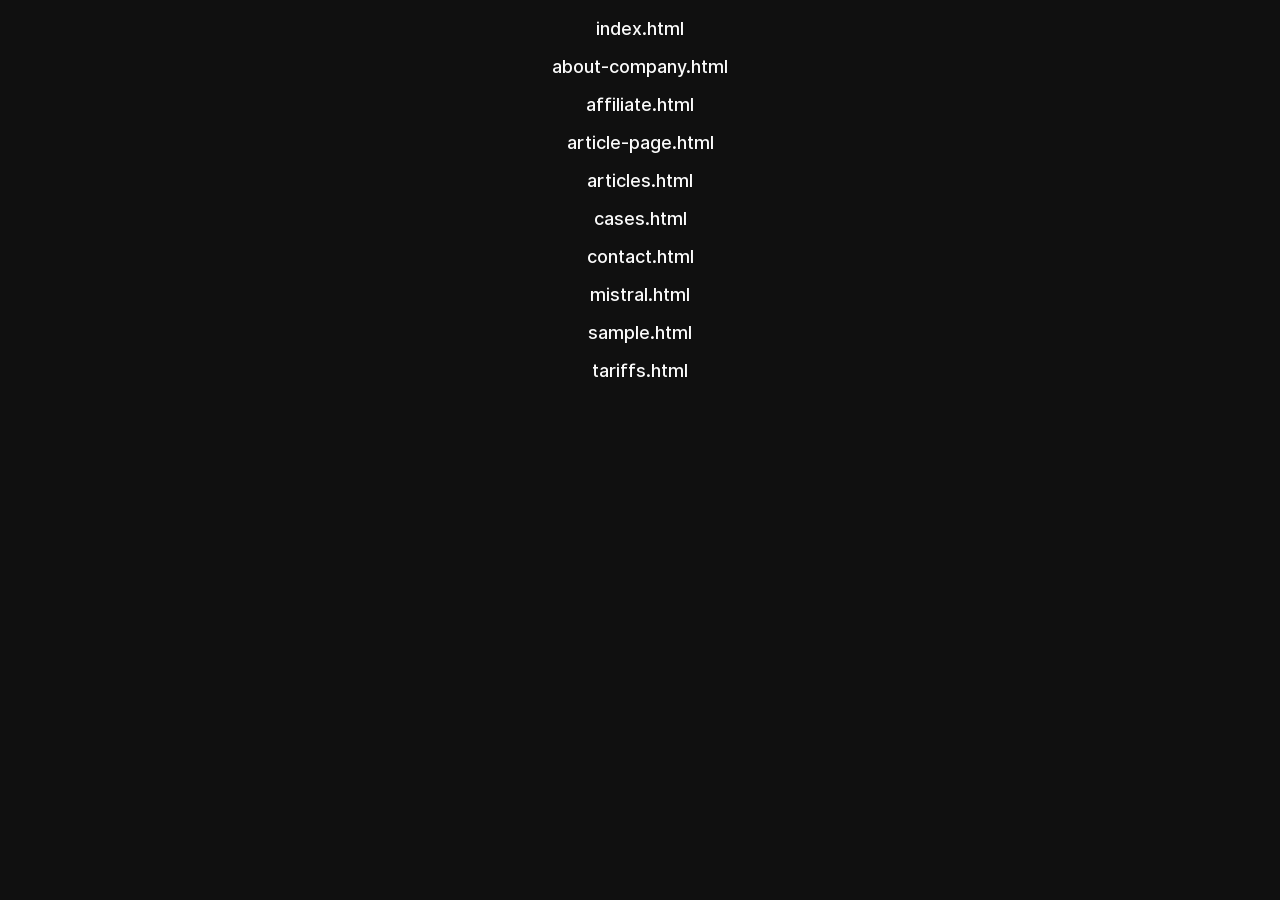
<file: pages.html>
<!DOCTYPE html>
<html lang="ru">
<head>
    <meta charset="UTF-8">
    <meta name="viewport"
          content="width=device-width, user-scalable=no, initial-scale=1.0, maximum-scale=1.0, minimum-scale=1.0">
    <meta http-equiv="X-UA-Compatible" content="ie=edge">
    <link rel="stylesheet" href="style.css">
    <link href="https://fonts.cdnfonts.com/css/evolventa" rel="stylesheet">
    <title></title>
</head>
<style>
    .href-pages{
        gap: 20px;
        padding: 20px;
    }
</style>
<body>

<div class="container">
    <div class="href-pages G-flex-column G-align-center">
        <a href="./index.html" target="_blank">index.html</a>
        <a href="./about-company.html" target="_blank">about-company.html</a>
        <a href="./affiliate.html" target="_blank">affiliate.html</a>
        <a href="./article-page.html" target="_blank">article-page.html</a>
        <a href="./articles.html" target="_blank">articles.html</a>
        <a href="./cases.html" target="_blank">cases.html</a>
        <a href="./contact.html" target="_blank">contact.html</a>
        <a href="./mistral.html" target="_blank">mistral.html</a>
        <a href="./sample.html" target="_blank">sample.html</a>
        <a href="./tariffs.html" target="_blank">tariffs.html</a>
    </div>
</div>

<script src="assets/js/jquery-3.6.4.js"></script>
<script src="assets/js/swiper-bundle.min.js"></script>
<script src="assets/js/script.js"></script>
</body>
</html>
</file>
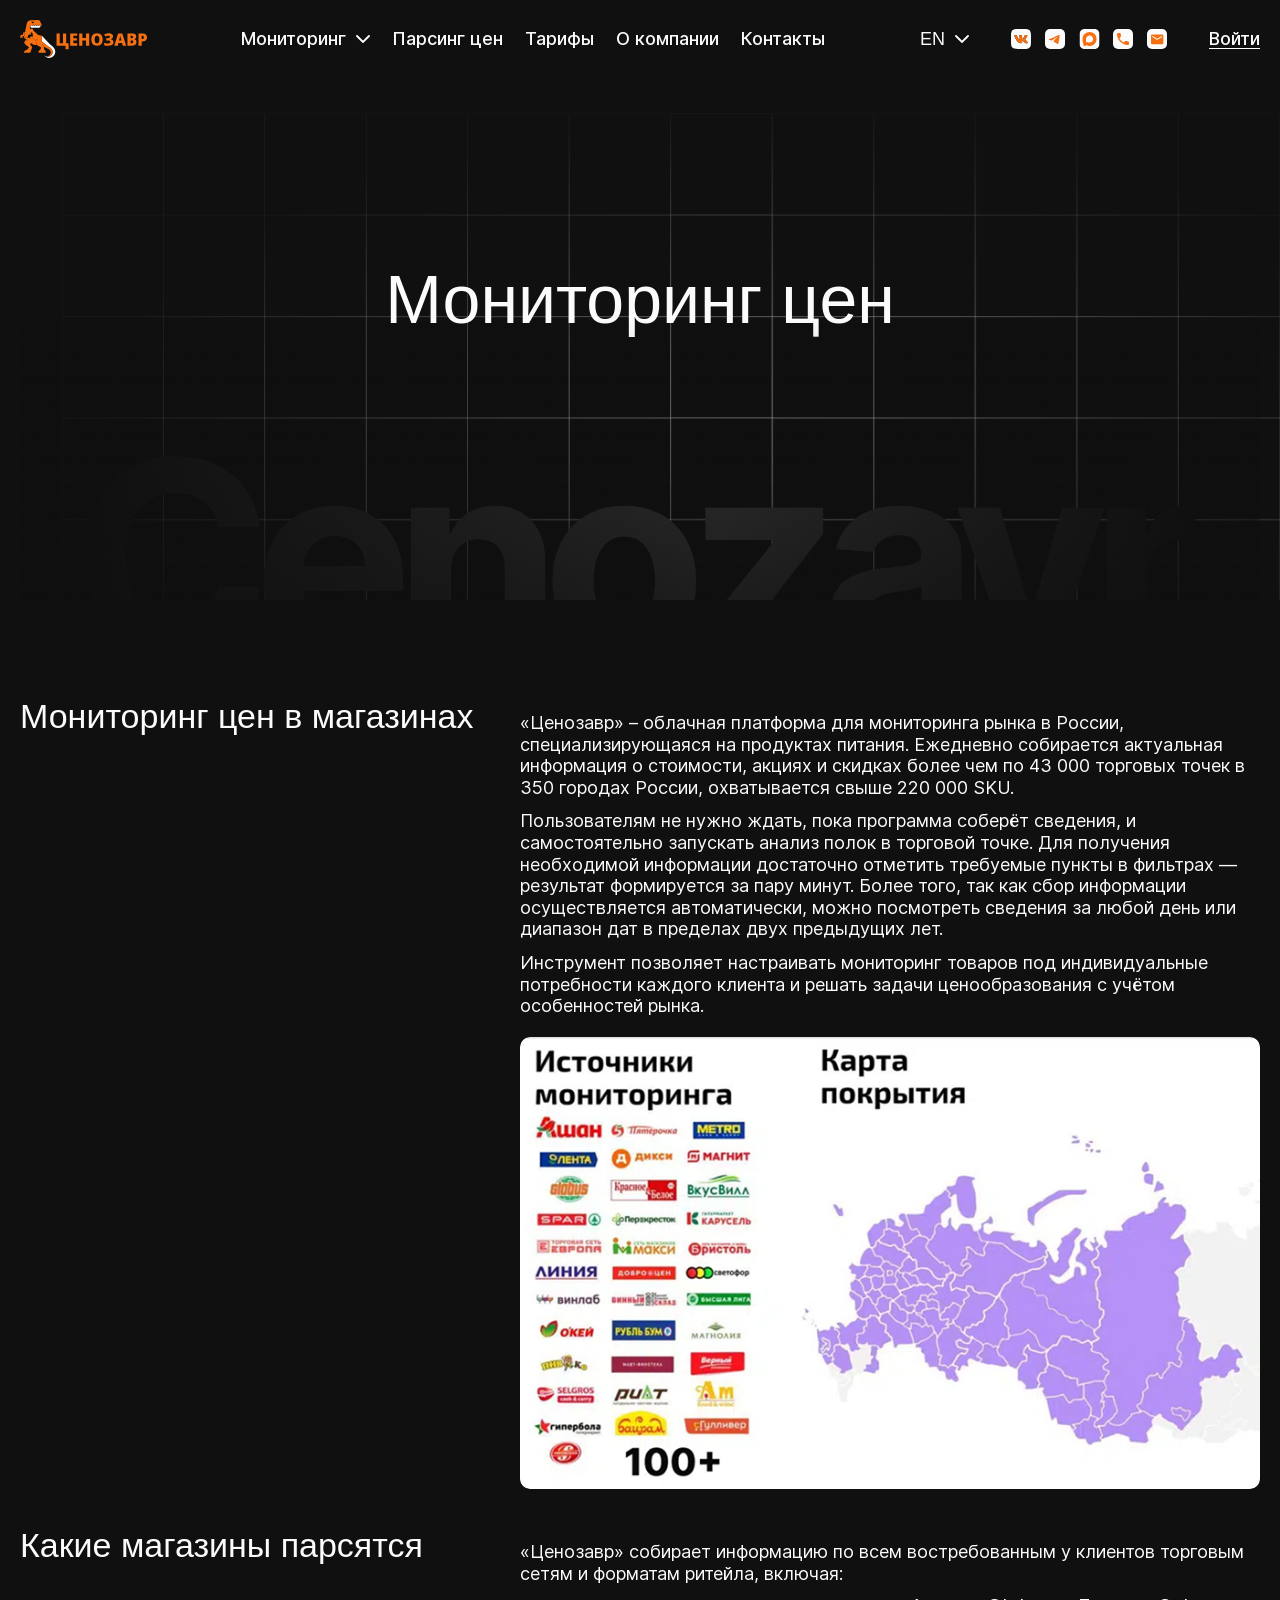
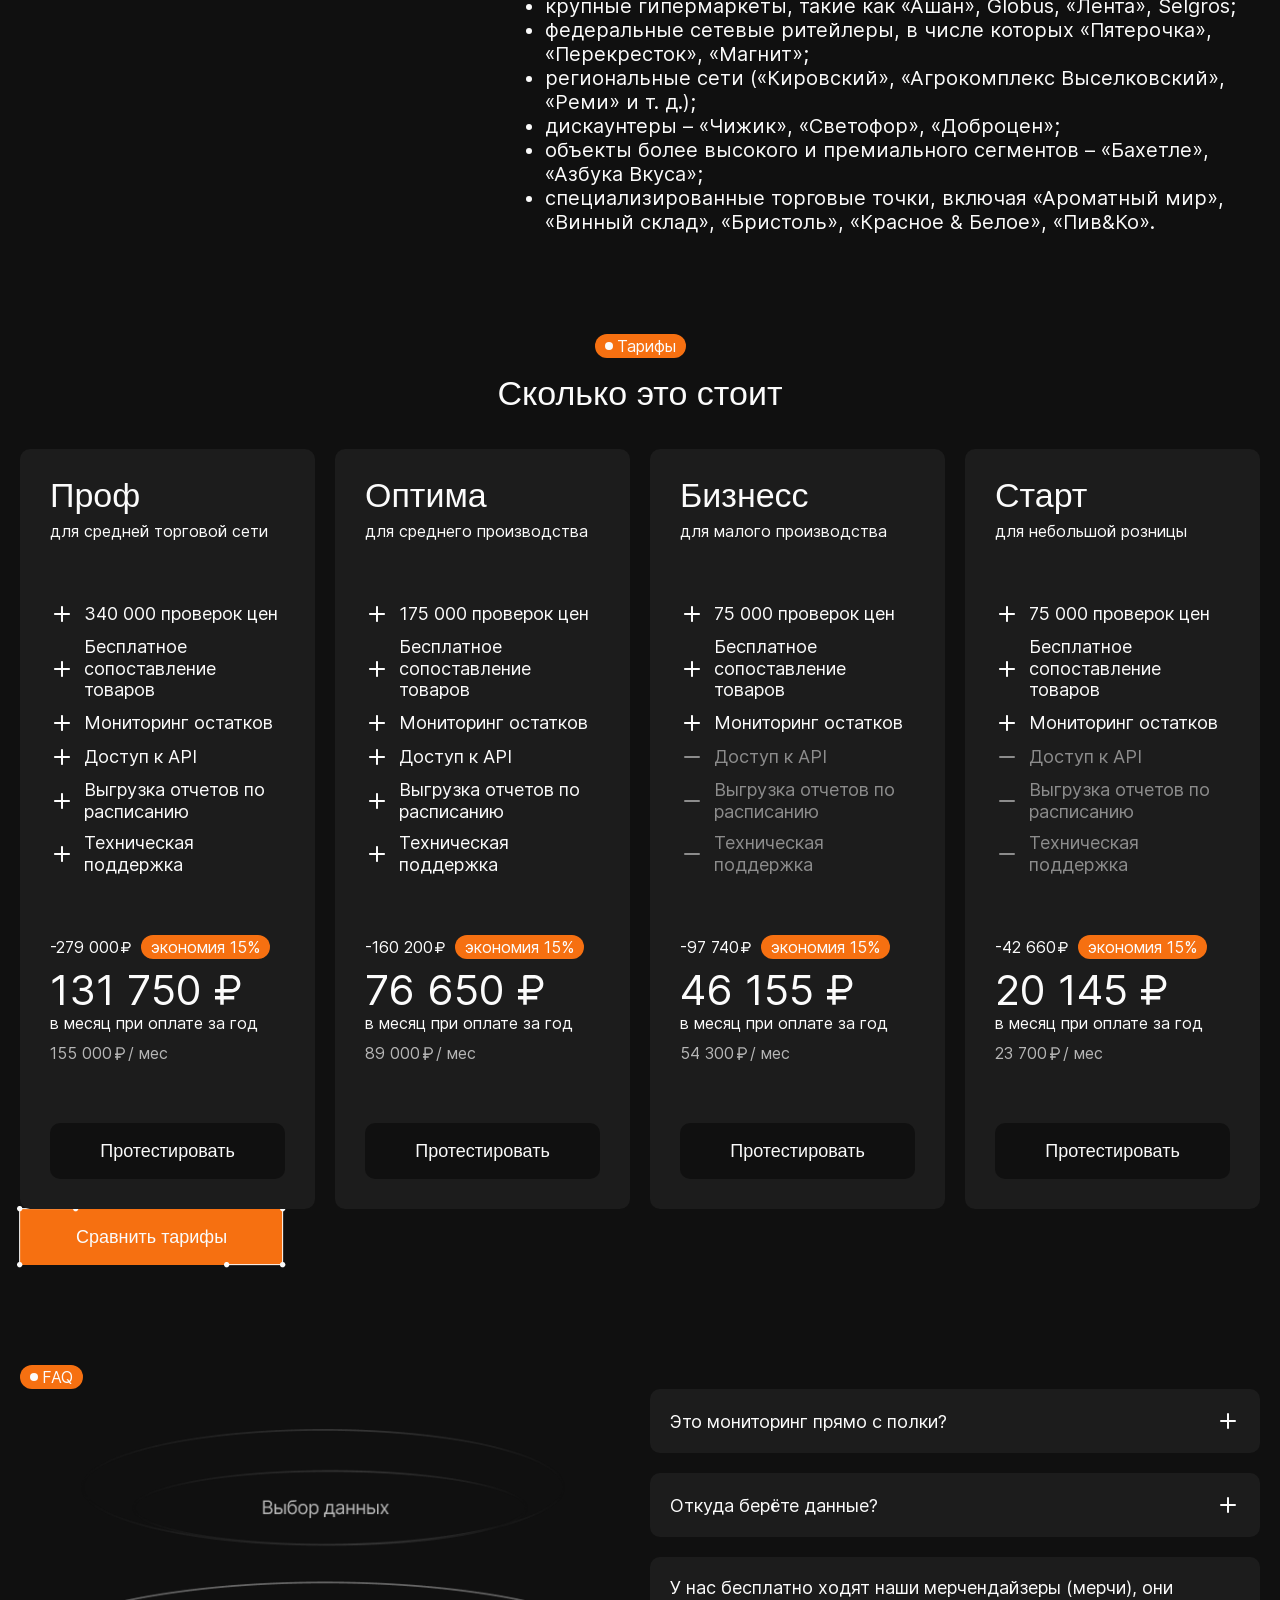
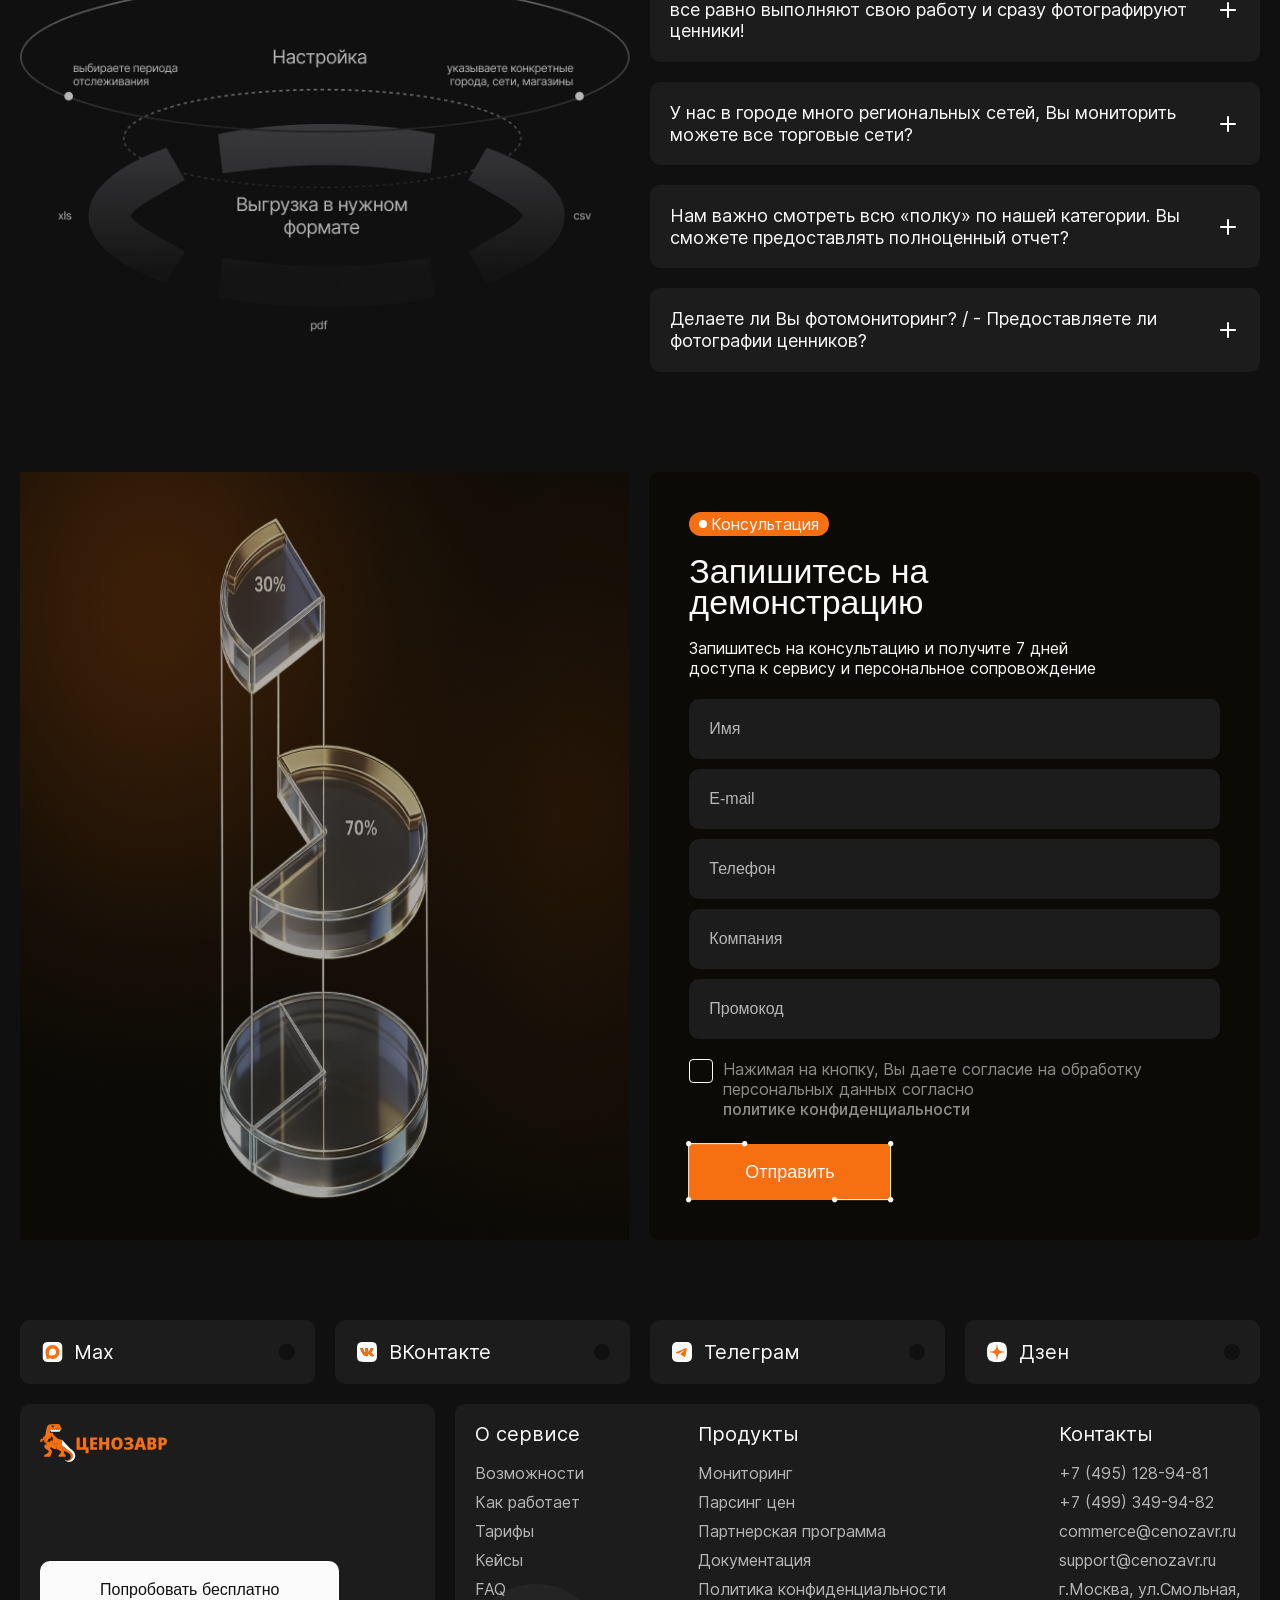
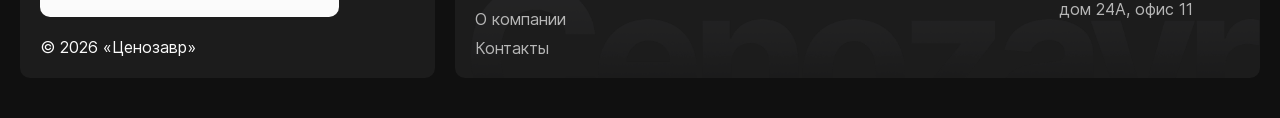
<file: sample.html>
<!DOCTYPE html>
<html lang="ru">
<head>
    <meta charset="UTF-8">
    <meta name="viewport"
          content="width=device-width, user-scalable=no, initial-scale=1.0, maximum-scale=1.0, minimum-scale=1.0">
    <meta http-equiv="X-UA-Compatible" content="ie=edge">
    <link rel="stylesheet" href="style.css">
    <link href="https://fonts.cdnfonts.com/css/evolventa" rel="stylesheet">
    <title></title>
</head>
<body>
<header>
    <div class="container">
        <div class="header-main G-align-center G-justify-between">
            <a href="./index.html" class="logo G-flex"><img src="./assets/img/logo.svg" alt="Ценозавр"></a>
            <div class="nav-menu">
                <ul>
                    <li class="menu-drop"><a href="#">Мониторинг <svg class="arrow" width="14" height="8" viewBox="0 0 14 8" fill="none">
                        <path d="M1 1L7 7L13 1" stroke="white" stroke-width="1.8" stroke-linecap="round"></path>
                    </svg></a>

                        <ul class="submenu">
                            <li><a href="#">Тарифы</a></li>
                            <li><a href="#">Контакты</a></li>
                            <li><a href="#">О компании</a></li>
                        </ul>
                    </li>
                    <li><a href="#">Парсинг цен</a></li>
                    <li><a href="#">Тарифы</a></li>
                    <li><a href="#">О компании</a></li>
                    <li><a href="#">Контакты</a></li>
                </ul>
            </div>
            <div class="entrance-flex G-align-center">
                <div class="lang-dropdown">
                    <button class="lang-btn">
                        <span>EN</span>
                        <svg class="arrow" width="14" height="8" viewBox="0 0 14 8" fill="none">
                            <path d="M1 1L7 7L13 1" stroke="white" stroke-width="1.8" stroke-linecap="round"/>
                        </svg>
                    </button>

                    <div class="lang-menu">
                        <a href="#">EN</a>
                        <a href="#">RU</a>
                    </div>
                </div>
                <div class="social-icon G-align-center">
                    <a href="" target="_blank"><img src="./assets/img/icon-vk.svg" alt="vk"></a>
                    <a href="" target="_blank"><img src="./assets/img/icon-telegram.svg" alt="telegram"></a>
                    <a href="" target="_blank"><img src="./assets/img/icon-max.svg" alt="max"></a>
                    <a href="" target="_blank"><img src="./assets/img/icon-call.svg" alt="call"></a>
                    <a href="" target="_blank"><img src="./assets/img/icon-mail.svg" alt="call"></a>
                </div>
                <a href="#" class="link-liner">Войти</a>
                <div class="open-menu">
                    <span></span>
                    <span></span>
                    <span></span>
                </div>
            </div>
        </div>
    </div>
    <div class="menu-mobile">
        <div class="menu-mobile-scr">
            <div class="mobile-menu">
                <div class="footer-menu-hrefs">
                    <h3>О сервисе</h3>
                    <ul>
                        <li><a href="#">Возможности</a></li>
                        <li><a href="#">Как работает</a></li>
                        <li><a href="#">Тарифы</a></li>
                        <li><a href="#">Кейсы</a></li>
                        <li><a href="#">FAQ</a></li>
                        <li><a href="#">О компании</a></li>
                        <li><a href="#">Контакты</a></li>
                    </ul>
                </div>
                <div class="footer-menu-hrefs">
                    <h3>Продукты</h3>
                    <ul>
                        <li><a href="#">Мониторинг</a></li>
                        <li><a href="#">Парсинг цен</a></li>
                        <li><a href="#">Партнерская программа</a></li>
                        <li><a href="#">Документация</a></li>
                        <li><a href="#">Политика конфиденциальности</a></li>
                    </ul>
                </div>
                <div class="footer-menu-hrefs">
                    <h3>Контакты</h3>
                    <ul>
                        <li><a href="#">+7 (495) 128-94-81</a></li>
                        <li><a href="#">+7 (499) 349-94-82</a></li>
                        <li><a href="#">commerce@cenozavr.ru</a></li>
                        <li><a href="#">support@cenozavr.ru</a></li>
                        <li>г.Москва, ул.Смольная, <br> дом 24А, офис 11</li>
                    </ul>
                </div>
            </div>
            <button class="btn-white">Try for free</button>
        </div>
        <div class="cenozavr-menu">
            <img src="./assets/img/cenozavr-menu.png" alt="cenozavr">
        </div>
    </div>
</header>

<section class="price-monitor">
    <div class="container">
        <div class="price-monitor-tit G-center">
            <h1>Мониторинг цен</h1>
            <div class="price-monitor-logo G-flex">
                <img src="./assets/img/price-monitor-fon.png" class="logo-cenozav" alt="price">
                <img src="./assets/img/price-monitor-mob.png" class="logo-cenozav-mob" alt="price">
            </div>
        </div>

    </div>
</section>

<section class="price-monitor-sec">
    <div class="container">
        <div class="price-monitor-cnt  G-flex-column">
            <div class="price-monitor-info G-align-start G-justify-between">
                <h2> Мониторинг цен в магазинах</h2>
                <div class="price-monitor-text">
                    <p>
                        «Ценозавр» – облачная платформа для мониторинга рынка в России, специализирующаяся на продуктах питания. Ежедневно собирается актуальная информация о стоимости, акциях и скидках более чем по 43 000 торговых точек в 350 городах России, охватывается свыше 220 000 SKU.
                    </p>
                    <p>
                        Пользователям не нужно ждать, пока программа соберёт сведения, и самостоятельно запускать анализ полок в торговой точке. Для получения необходимой информации достаточно отметить требуемые пункты в фильтрах — результат формируется за пару минут. Более того, так как сбор информации осуществляется автоматически, можно посмотреть сведения за любой день или диапазон дат в пределах двух предыдущих лет.
                    </p>
                    <p>
                        Инструмент позволяет настраивать мониторинг товаров под индивидуальные потребности каждого клиента и решать задачи ценообразования с учётом особенностей рынка.
                    </p>
                    <div class="price-monitor-photo G-flex">
                        <img src="./assets/img/maps.png" alt="maps">
                    </div>
                </div>
            </div>
            <div class="price-monitor-info G-align-start G-justify-between">
                <h2> Какие магазины парсятся</h2>
                <div class="price-monitor-text">
                    <p>
                        «Ценозавр» собирает информацию по всем востребованным у клиентов торговым сетям и форматам ритейла, включая:
                    </p>
                    <ul>
                        <li>крупные гипермаркеты, такие как «Ашан», Globus, «Лента», Selgros;</li>
                        <li>федеральные сетевые ритейлеры, в числе которых «Пятерочка», «Перекресток», «Магнит»;</li>
                        <li>региональные сети («Кировский», «Агрокомплекс Выселковский», «Реми» и т. д.);</li>
                        <li>дискаунтеры – «Чижик», «Светофор», «Доброцен»;</li>
                        <li>объекты более высокого и премиального сегментов – «Бахетле», «Азбука Вкуса»;</li>
                        <li>специализированные торговые точки, включая «Ароматный мир», «Винный склад», «Бристоль», «Красное & Белое», «Пив&Ко».</li>
                    </ul>
                </div>
            </div>
        </div>
    </div>
</section>

<section class="section-margin">
    <div class="container">
        <div class="prices-form-tit G-flex-column G-align-center">
            <span class="tit-for-what"><span class="circle-dot"></span> Тарифы</span>
            <h2>Сколько это стоит</h2>
        </div>
        <div class="tariffs-rel">
            <div class="swiper tariffs-slider">
                <div class="swiper-wrapper">
                    <div class="swiper-slide">
                        <div class="tariffs-card">
                            <div class="tariffs-title G-flex-column G-align-start">
                                <h2>Проф</h2>
                                <p>для средней торговой сети</p>
                            </div>
                            <div class="tariffs-text">
                                <ul>
                                    <li><i class="icon-plus"></i> 340 000 проверок цен</li>
                                    <li><i class="icon-plus"></i> Бесплатное сопоставление товаров</li>
                                    <li><i class="icon-plus"></i> Мониторинг остатков</li>
                                    <li><i class="icon-plus"></i> Доступ к API</li>
                                    <li><i class="icon-plus"></i> Выгрузка отчетов по расписанию</li>
                                    <li><i class="icon-plus"></i> Техническая поддержка</li>
                                </ul>
                            </div>
                            <div class="tariffs-items">
                                <div class="tariffs-minus G-align-center">
                                    <small>-279 000 <i class="icon-ruble"></i></small>
                                    <span class="tit-for-what">экономия 15%</span>
                                </div>
                                <div class="tariffs-minus-price G-align-center">
                                    <strong>131 750</strong>
                                    <i class="icon-ruble"></i>
                                </div>
                                <p>в месяц при оплате за год</p>
                                <span class="midle-price">155 000 <i class="mdi-ruble"></i> / мес</span>
                            </div>
                            <button class="btn-text">Протестировать</button>
                        </div>
                    </div>
                    <div class="swiper-slide">
                        <div class="tariffs-card">
                            <div class="tariffs-title G-flex-column G-align-start">
                                <h2>Оптима</h2>
                                <p>для среднего производства</p>
                            </div>
                            <div class="tariffs-text">
                                <ul>
                                    <li><i class="icon-plus"></i> 175 000 проверок цен</li>
                                    <li><i class="icon-plus"></i> Бесплатное сопоставление товаров</li>
                                    <li><i class="icon-plus"></i> Мониторинг остатков</li>
                                    <li><i class="icon-plus"></i> Доступ к API</li>
                                    <li><i class="icon-plus"></i> Выгрузка отчетов по расписанию</li>
                                    <li><i class="icon-plus"></i> Техническая поддержка</li>
                                </ul>
                            </div>
                            <div class="tariffs-items">
                                <div class="tariffs-minus G-align-center">
                                    <small>-160 200 <i class="icon-ruble"></i></small>
                                    <span class="tit-for-what">экономия 15%</span>
                                </div>
                                <div class="tariffs-minus-price G-align-center">
                                    <strong>76 650</strong>
                                    <i class="icon-ruble"></i>
                                </div>
                                <p>в месяц при оплате за год</p>
                                <span class="midle-price">89 000 <i class="mdi-ruble"></i> / мес</span>
                            </div>
                            <button class="btn-text">Протестировать</button>
                        </div>
                    </div>
                    <div class="swiper-slide">
                        <div class="tariffs-card">
                            <div class="tariffs-title G-flex-column G-align-start">
                                <h2>Бизнесс</h2>
                                <p>для малого производства</p>
                            </div>
                            <div class="tariffs-text">
                                <ul>
                                    <li><i class="icon-plus"></i> 75 000 проверок цен</li>
                                    <li><i class="icon-plus"></i> Бесплатное сопоставление товаров</li>
                                    <li><i class="icon-plus"></i> Мониторинг остатков</li>
                                    <li class="traf-minus"><i class="icon-minus"></i> Доступ к API</li>
                                    <li class="traf-minus"><i class="icon-minus"></i> Выгрузка отчетов по расписанию</li>
                                    <li class="traf-minus"><i class="icon-minus"></i> Техническая поддержка</li>
                                </ul>
                            </div>
                            <div class="tariffs-items">
                                <div class="tariffs-minus G-align-center">
                                    <small>-97 740 <i class="icon-ruble"></i></small>
                                    <span class="tit-for-what">экономия 15%</span>
                                </div>
                                <div class="tariffs-minus-price G-align-center">
                                    <strong>46 155</strong>
                                    <i class="icon-ruble"></i>
                                </div>
                                <p>в месяц при оплате за год</p>
                                <span class="midle-price">54 300 <i class="mdi-ruble"></i> / мес</span>
                            </div>
                            <button class="btn-text">Протестировать</button>
                        </div>
                    </div>
                    <div class="swiper-slide">
                        <div class="tariffs-card">
                            <div class="tariffs-title G-flex-column G-align-start">
                                <h2>Старт</h2>
                                <p>для небольшой розницы</p>
                            </div>
                            <div class="tariffs-text">
                                <ul>
                                    <li><i class="icon-plus"></i> 75 000 проверок цен</li>
                                    <li><i class="icon-plus"></i> Бесплатное сопоставление товаров</li>
                                    <li><i class="icon-plus"></i> Мониторинг остатков</li>
                                    <li class="traf-minus"><i class="icon-minus"></i> Доступ к API</li>
                                    <li class="traf-minus"><i class="icon-minus"></i> Выгрузка отчетов по расписанию</li>
                                    <li class="traf-minus"><i class="icon-minus"></i> Техническая поддержка</li>
                                </ul>
                            </div>
                            <div class="tariffs-items">
                                <div class="tariffs-minus G-align-center">
                                    <small>-42 660 <i class="icon-ruble"></i></small>
                                    <span class="tit-for-what">экономия 15%</span>
                                </div>
                                <div class="tariffs-minus-price G-align-center">
                                    <strong>20 145</strong>
                                    <i class="icon-ruble"></i>
                                </div>
                                <p>в месяц при оплате за год</p>
                                <span class="midle-price">23 700 <i class="mdi-ruble"></i> / мес</span>
                            </div>
                            <button class="btn-text">Протестировать</button>
                        </div>
                    </div>

                </div>
            </div>
            <button class="btn">Сравнить тарифы</button>
        </div>
    </div>
</section>

<section class="faq-section section-margin">
    <div class="container">
        <span class="tit-for-what"><span class="circle-dot"></span> FAQ</span>
        <div class="faq-flex G-align-center G-justify-between">
            <div class="faq-photo G-flex">
                <img src="./assets/img/faq-photo.png" alt="faq">
            </div>
            <div id="accordion" class="faq-columns G-flex-column">
                <div class="questions-box">
                    <div class="questions-click link G-align-start G-justify-between">
                        <h4>Это мониторинг прямо с полки?</h4>
                        <div class="open-accordion"></div>
                    </div>
                    <div class="submenu-faq">
                        <div class="questions-text">
                            <p>
                                В нашей системе более 80 торговых сетей, это все федеральные сети и большая часть региональных. Если какой-то сети Вам не хватает для работы, Вы можете нам сказать и если имеется техническая возможность, мы ее добавим в сервис абсолютно бесплатно.
                            </p>
                        </div>
                    </div>
                </div>
                <div class="questions-box">
                    <div class="questions-click link G-align-start G-justify-between">
                        <h4>Откуда берёте данные?</h4>
                        <div class="open-accordion"></div>
                    </div>
                    <div class="submenu-faq">
                        <div class="questions-text">
                            <p>
                                В нашей системе более 80 торговых сетей, это все федеральные сети и большая часть региональных. Если какой-то сети Вам не хватает для работы, Вы можете нам сказать и если имеется техническая возможность, мы ее добавим в сервис абсолютно бесплатно.
                            </p>
                        </div>
                    </div>
                </div>

                <div class="questions-box">
                    <div class="questions-click link G-align-start G-justify-between">
                        <h4>У нас бесплатно ходят наши мерчендайзеры (мерчи), они все равно выполняют свою работу и сразу фотографируют ценники!</h4>
                        <div class="open-accordion"></div>
                    </div>
                    <div class="submenu-faq">
                        <div class="questions-text">
                            <p>
                                В нашей системе более 80 торговых сетей, это все федеральные сети и большая часть региональных. Если какой-то сети Вам не хватает для работы, Вы можете нам сказать и если имеется техническая возможность, мы ее добавим в сервис абсолютно бесплатно.
                            </p>
                        </div>
                    </div>
                </div>
                <div class="questions-box">
                    <div class="questions-click link G-align-start G-justify-between">
                        <h4>У нас в городе много региональных сетей, Вы мониторить можете все торговые сети?</h4>
                        <div class="open-accordion"></div>
                    </div>
                    <div class="submenu-faq">
                        <div class="questions-text">
                            <p>
                                В нашей системе более 80 торговых сетей, это все федеральные сети и большая часть региональных. Если какой-то сети Вам не хватает для работы, Вы можете нам сказать и если имеется техническая возможность, мы ее добавим в сервис абсолютно бесплатно.
                            </p>
                        </div>
                    </div>
                </div>
                <div class="questions-box">
                    <div class="questions-click link G-align-start G-justify-between">
                        <h4>Нам важно смотреть всю «полку» по нашей категории. Вы сможете предоставлять полноценный отчет?</h4>
                        <div class="open-accordion"></div>
                    </div>
                    <div class="submenu-faq">
                        <div class="questions-text">
                            <p>
                                В нашей системе более 80 торговых сетей, это все федеральные сети и большая часть региональных. Если какой-то сети Вам не хватает для работы, Вы можете нам сказать и если имеется техническая возможность, мы ее добавим в сервис абсолютно бесплатно.
                            </p>
                        </div>
                    </div>
                </div>
                <div class="questions-box">
                    <div class="questions-click link G-align-start G-justify-between">
                        <h4>Делаете ли Вы фотомониторинг? / - Предоставляете ли фотографии ценников?</h4>
                        <div class="open-accordion"></div>
                    </div>
                    <div class="submenu-faq">
                        <div class="questions-text">
                            <p>
                                В нашей системе более 80 торговых сетей, это все федеральные сети и большая часть региональных. Если какой-то сети Вам не хватает для работы, Вы можете нам сказать и если имеется техническая возможность, мы ее добавим в сервис абсолютно бесплатно.
                            </p>
                        </div>
                    </div>
                </div>


            </div>

        </div>
    </div>
</section>

<section class="contact-section section-margin">
    <div class="container">
        <div class="contact-flex G-flex">
            <div class="contact-photo G-flex">
                <img src="./assets/img/touch-pic.png" alt="touch">
            </div>
            <div class="contact-form G-flex-column G-justify-between">
                <div class="prices-form-tit G-flex-column G-align-start">
                    <span class="tit-for-what"><span class="circle-dot"></span> Консультация</span>
                    <h2>Запишитесь на демонстрацию</h2>
                    <p>
                        Запишитесь на консультацию и получите 7 дней доступа к сервису и персональное сопровождение
                    </p>
                </div>
                <form action="">
                    <div class="form-input-col G-flex-column">
                        <div class="form-input">
                            <label>
                                <input type="text" placeholder="Имя">
                            </label>
                        </div>
                        <div class="form-input">
                            <label>
                                <input type="text" placeholder="E-mail">
                            </label>
                        </div>
                        <div class="form-input">
                            <label>
                                <input type="text" placeholder="Телефон">
                            </label>
                        </div>
                        <div class="form-input">
                            <label>
                                <input type="text" placeholder="Компания">
                            </label>
                        </div>
                        <div class="form-input">
                            <label>
                                <input type="text" placeholder="Промокод">
                            </label>
                        </div>

                    </div>
                    <label class="form-check">
                        <small>Нажимая на кнопку, Вы даете согласие на обработку персональных данных согласно <a
                                href="#">политике конфиденциальности</a></small>
                        <input type="checkbox">
                        <span class="checkmark"></span>
                    </label>
                    <button data-val="modal-form" class="open_modal btn">Отправить</button>

                </form>
            </div>
        </div>
    </div>
</section>


<footer>
    <div class="container">
        <div class="footer-social G-align-center">
            <a href="#" class="social-href">
                <span class="social-name">
                    <img src="./assets/img/icon-max.svg" alt="max">
                    Max
                </span>
                <span class="names-circle"></span>
            </a>
            <a href="#" class="social-href">
                <span class="social-name">
                    <img src="./assets/img/icon-vk.svg" alt="vk">
                    ВКонтакте
                </span>
                <span class="names-circle"></span>
            </a>
            <a href="#" class="social-href">
                <span class="social-name">
                    <img src="./assets/img/icon-telegram.svg" alt="vk">
                    Телеграм
                </span>
                <span class="names-circle"></span>
            </a>
            <a href="#" class="social-href">
                <span class="social-name">
                    <img src="./assets/img/icon-dzen.svg" alt="vk">
                    Дзен
                </span>
                <span class="names-circle"></span>
            </a>
        </div>
        <div class="footer-main G-flex">
            <div class="footer-cnt G-flex-column G-align-start">
                <div class="mobail-social-flex">
                    <a href="./index.html" class="logo G-flex"><img src="./assets/img/logo.svg" alt="Ценозавр"></a>
                    <div class="mobail-social G-align-center">
                        <a href="#">
                            <img src="./assets/img/icon-max.svg" alt="max">
                            Max
                        </a>
                        <a href="#">
                            <img src="./assets/img/icon-vk.svg" alt="vk">
                            ВКонтакте
                        </a>
                        <a href="#">
                            <img src="./assets/img/icon-telegram.svg" alt="vk">
                            Телеграм
                        </a>
                        <a href="#">
                            <img src="./assets/img/icon-dzen.svg" alt="vk">
                            Дзен
                        </a>
                    </div>

                </div>
                <div class="footer-cnt-col G-flex-column G-align-start">
                    <button class="btn-white">Попробовать бесплатно</button>
                    <p>© 2026 «Ценозавр»</p>
                </div>
            </div>
            <div class="footer-menu">
                <div class="footer-menu-flex  G-align-start">
                    <div class="footer-menu-hrefs">
                        <h3>О сервисе</h3>
                        <ul>
                            <li><a href="#">Возможности</a></li>
                            <li><a href="#">Как работает</a></li>
                            <li><a href="#">Тарифы</a></li>
                            <li><a href="#">Кейсы</a></li>
                            <li><a href="#">FAQ</a></li>
                            <li><a href="#">О компании</a></li>
                            <li><a href="#">Контакты</a></li>
                        </ul>
                    </div>
                    <div class="footer-menu-hrefs">
                        <h3>Продукты</h3>
                        <ul>
                            <li><a href="#">Мониторинг</a></li>
                            <li><a href="#">Парсинг цен</a></li>
                            <li><a href="#">Партнерская программа</a></li>
                            <li><a href="#">Документация</a></li>
                            <li><a href="#">Политика конфиденциальности</a></li>
                        </ul>
                    </div>
                    <div class="footer-menu-hrefs">
                        <h3>Контакты</h3>
                        <ul>
                            <li><a href="#">+7 (495) 128-94-81</a></li>
                            <li><a href="#">+7 (499) 349-94-82</a></li>
                            <li><a href="#">commerce@cenozavr.ru</a></li>
                            <li><a href="#">support@cenozavr.ru</a></li>
                            <li>г.Москва, ул.Смольная, <br> дом 24А, офис 11</li>
                        </ul>
                    </div>
                </div>
                <div class="cenozavr-logo G-flex">
                    <img src="./assets/img/cenozavr.png" class="cenozavr-desctop" alt="cenozavr">
                    <img src="./assets/img/cenozavr-mob.png" class="cenozavr-mob" alt="cenozavr">
                </div>
            </div>
        </div>
    </div>
</footer>






<script src="assets/js/jquery-3.6.4.js"></script>
<script src="assets/js/swiper-bundle.min.js"></script>
<script src="assets/js/script.js"></script>
</body>
</html>
</file>
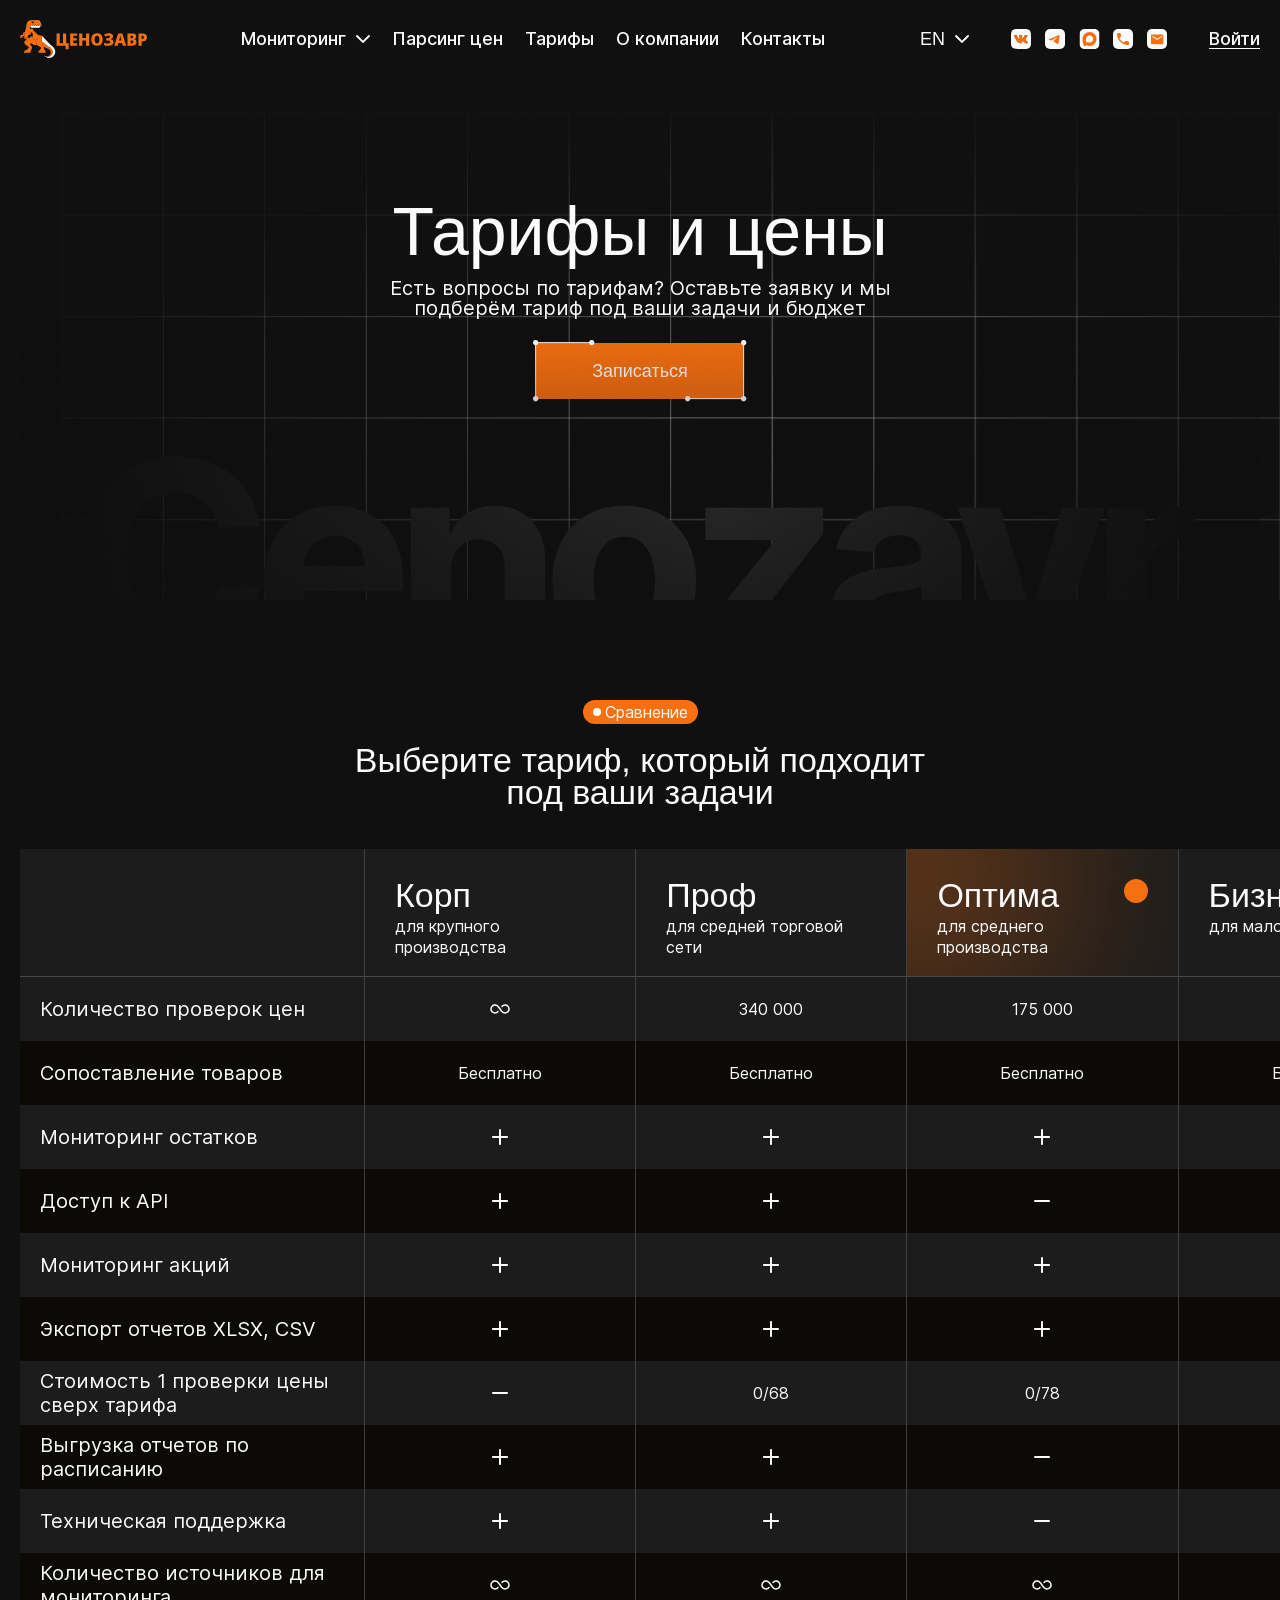
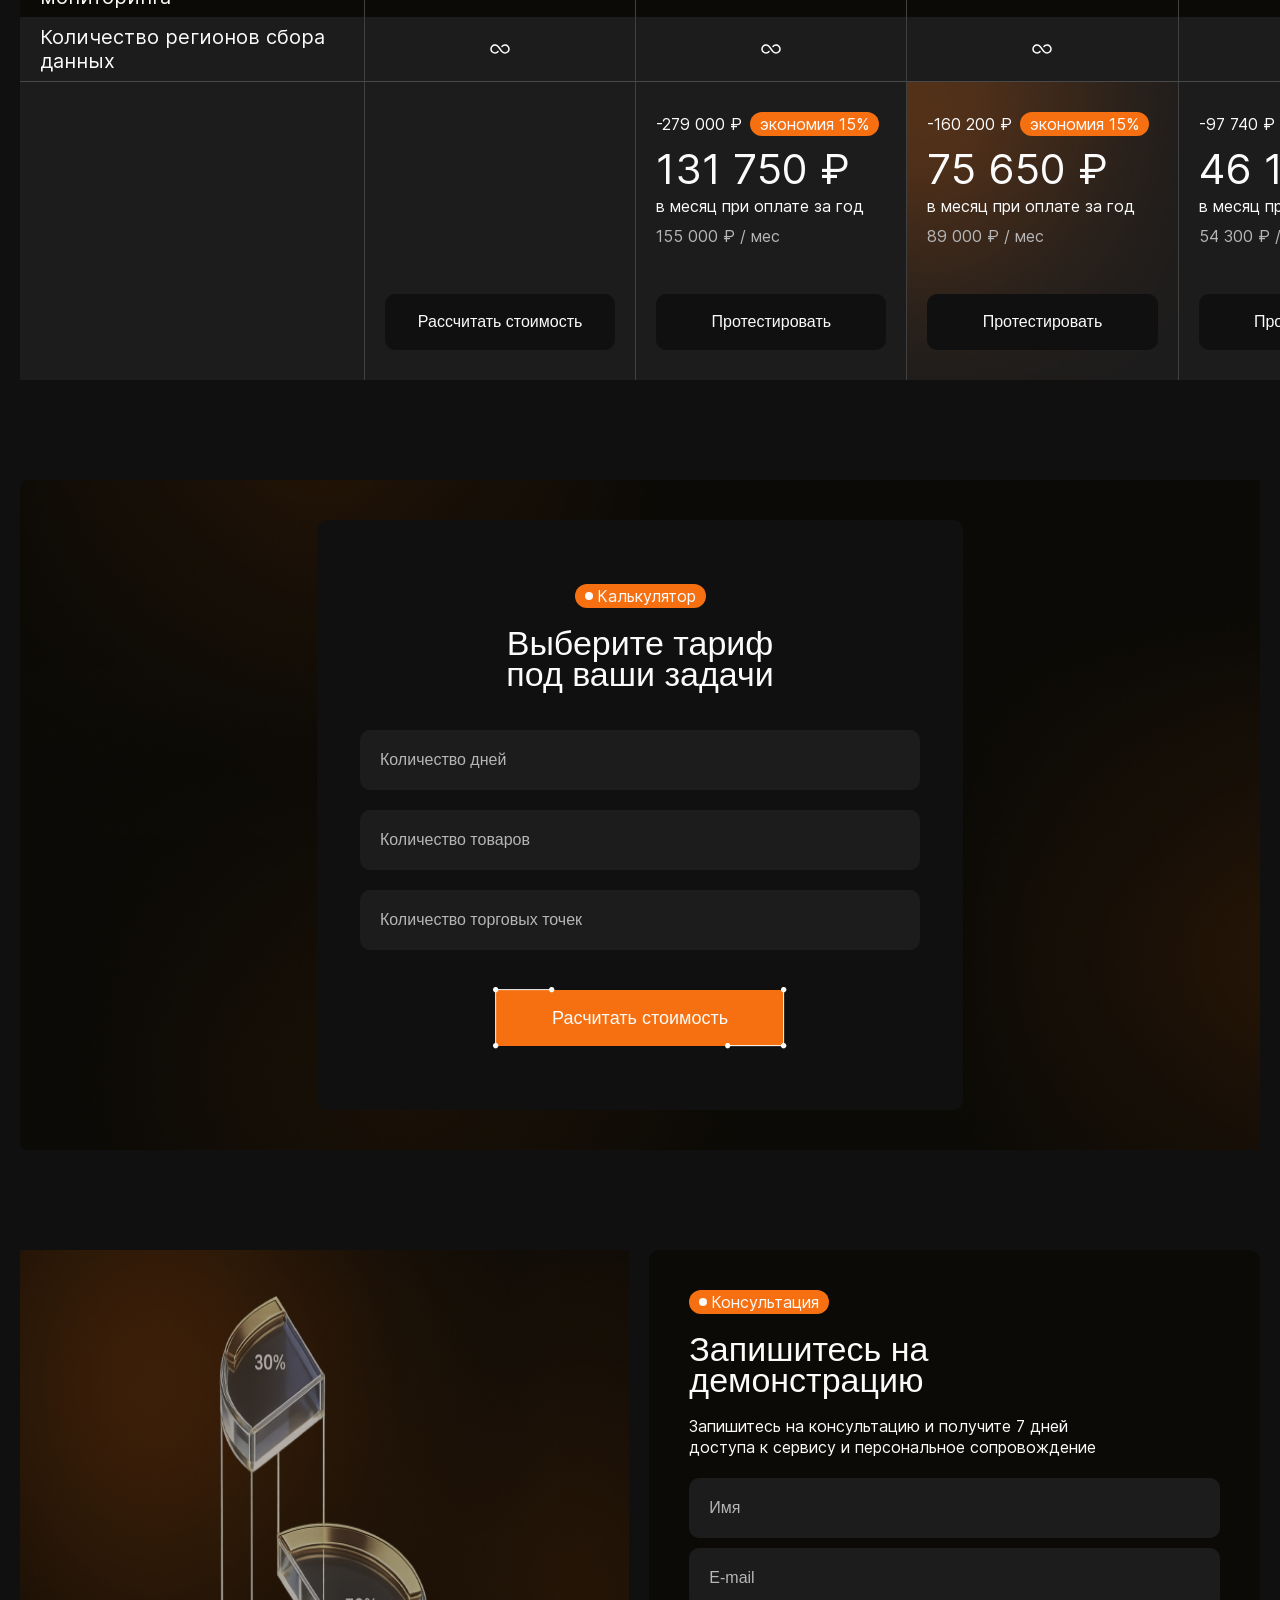
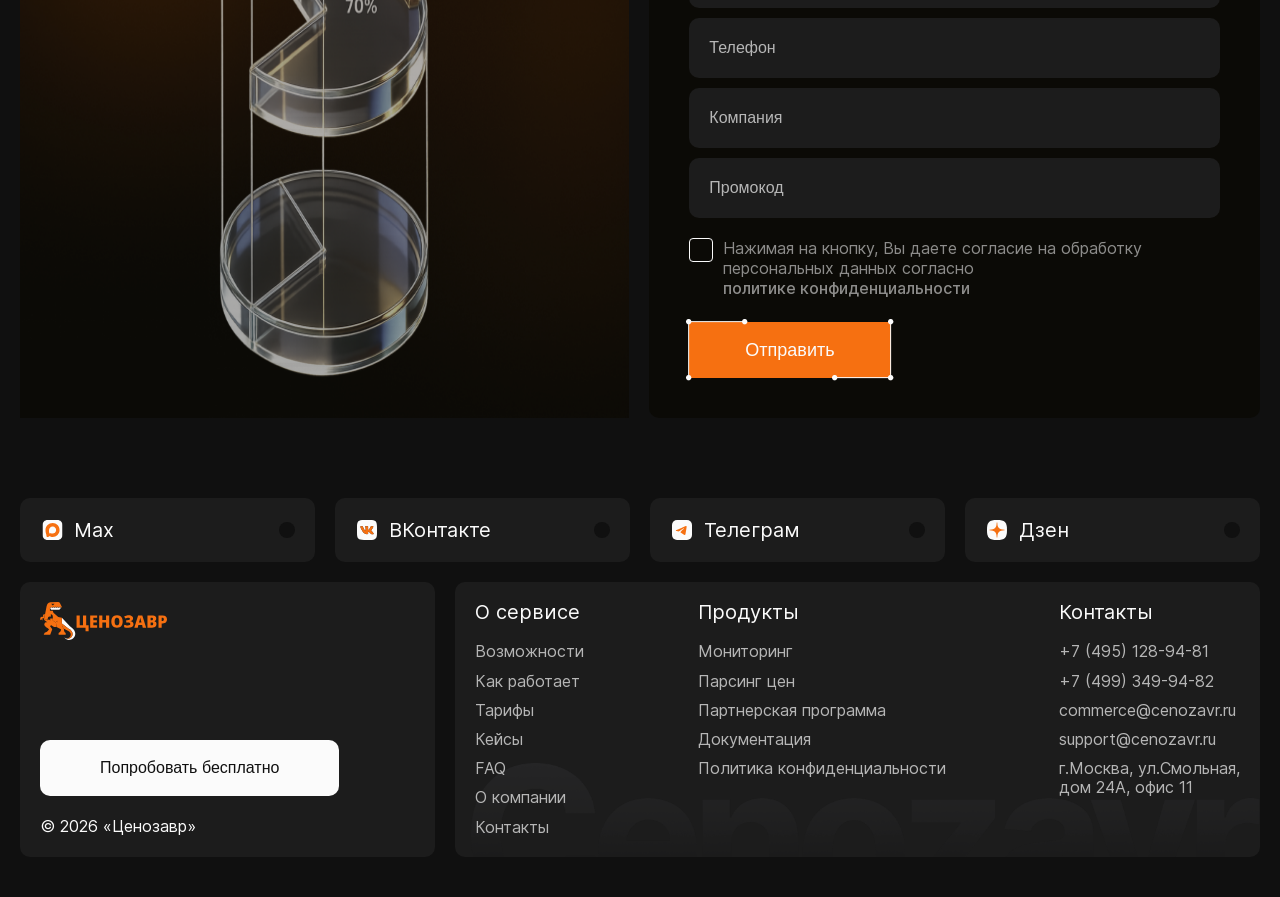
<file: tariffs.html>
<!DOCTYPE html>
<html lang="ru">
<head>
    <meta charset="UTF-8">
    <meta name="viewport"
          content="width=device-width, user-scalable=no, initial-scale=1.0, maximum-scale=1.0, minimum-scale=1.0">
    <meta http-equiv="X-UA-Compatible" content="ie=edge">
    <link rel="stylesheet" href="style.css">
    <link href="https://fonts.cdnfonts.com/css/evolventa" rel="stylesheet">
    <title></title>
</head>
<body>


<header>
    <div class="container">
        <div class="header-main G-align-center G-justify-between">
            <a href="./index.html" class="logo G-flex"><img src="./assets/img/logo.svg" alt="Ценозавр"></a>
            <div class="nav-menu">
                <ul>
                    <li class="menu-drop"><a href="#">Мониторинг <svg class="arrow" width="14" height="8" viewBox="0 0 14 8" fill="none">
                        <path d="M1 1L7 7L13 1" stroke="white" stroke-width="1.8" stroke-linecap="round"></path>
                    </svg></a>

                        <ul class="submenu">
                            <li><a href="#">Тарифы</a></li>
                            <li><a href="#">Контакты</a></li>
                            <li><a href="#">О компании</a></li>
                        </ul>
                    </li>
                    <li><a href="#">Парсинг цен</a></li>
                    <li><a href="#">Тарифы</a></li>
                    <li><a href="#">О компании</a></li>
                    <li><a href="#">Контакты</a></li>
                </ul>
            </div>
            <div class="entrance-flex G-align-center">
                <div class="lang-dropdown">
                    <button class="lang-btn">
                        <span>EN</span>
                        <svg class="arrow" width="14" height="8" viewBox="0 0 14 8" fill="none">
                            <path d="M1 1L7 7L13 1" stroke="white" stroke-width="1.8" stroke-linecap="round"/>
                        </svg>
                    </button>

                    <div class="lang-menu">
                        <a href="#">EN</a>
                        <a href="#">RU</a>
                    </div>
                </div>
                <div class="social-icon G-align-center">
                    <a href="" target="_blank"><img src="./assets/img/icon-vk.svg" alt="vk"></a>
                    <a href="" target="_blank"><img src="./assets/img/icon-telegram.svg" alt="telegram"></a>
                    <a href="" target="_blank"><img src="./assets/img/icon-max.svg" alt="max"></a>
                    <a href="" target="_blank"><img src="./assets/img/icon-call.svg" alt="call"></a>
                    <a href="" target="_blank"><img src="./assets/img/icon-mail.svg" alt="call"></a>
                </div>
                <a href="#" class="link-liner">Войти</a>
                <div class="open-menu">
                    <span></span>
                    <span></span>
                    <span></span>
                </div>
            </div>
        </div>
    </div>
    <div class="menu-mobile">
        <div class="menu-mobile-scr">
            <div class="mobile-menu">
                <div class="footer-menu-hrefs">
                    <h3>О сервисе</h3>
                    <ul>
                        <li><a href="#">Возможности</a></li>
                        <li><a href="#">Как работает</a></li>
                        <li><a href="#">Тарифы</a></li>
                        <li><a href="#">Кейсы</a></li>
                        <li><a href="#">FAQ</a></li>
                        <li><a href="#">О компании</a></li>
                        <li><a href="#">Контакты</a></li>
                    </ul>
                </div>
                <div class="footer-menu-hrefs">
                    <h3>Продукты</h3>
                    <ul>
                        <li><a href="#">Мониторинг</a></li>
                        <li><a href="#">Парсинг цен</a></li>
                        <li><a href="#">Партнерская программа</a></li>
                        <li><a href="#">Документация</a></li>
                        <li><a href="#">Политика конфиденциальности</a></li>
                    </ul>
                </div>
                <div class="footer-menu-hrefs">
                    <h3>Контакты</h3>
                    <ul>
                        <li><a href="#">+7 (495) 128-94-81</a></li>
                        <li><a href="#">+7 (499) 349-94-82</a></li>
                        <li><a href="#">commerce@cenozavr.ru</a></li>
                        <li><a href="#">support@cenozavr.ru</a></li>
                        <li>г.Москва, ул.Смольная, <br> дом 24А, офис 11</li>
                    </ul>
                </div>
            </div>
            <button class="btn-white">Try for free</button>
        </div>
        <div class="cenozavr-menu">
            <img src="./assets/img/cenozavr-menu.png" alt="cenozavr">
        </div>
    </div>
</header>

<section class="price-monitor">
    <div class="container">

        <div class="price-monitor-tit G-center">
            <div class="tariffs-page-title G-flex-column G-align-center">
                <h1>Тарифы и цены</h1>
                <h3>Есть вопросы по тарифам? Оставьте заявку и мы <br> подберём тариф под ваши задачи и бюджет</h3>
                <button class="btn">Записаться</button>
            </div>

            <div class="price-monitor-logo G-flex">
                <img src="./assets/img/price-monitor-fon.png" class="logo-cenozav" alt="price">
                <img src="./assets/img/price-monitor-mob.png" class="logo-cenozav-mob" alt="price">
            </div>
        </div>
    </div>
</section>



<section class="section-margin">
    <div class="container">
        <div class="for-title G-flex-column G-center">
            <span class="tit-for-what"><span class="circle-dot"></span> Сравнение</span>
            <h2>Выберите тариф, который подходит <br> под ваши задачи</h2>
        </div>

        <div class="pricing-table">
            <div class="pricing-wrapper">
                <div class="pricing-grid">
                    <div class="pricing-labels">
                        <div class="pricing-head empty"></div>

                        <div class="pricing-row">Количество проверок цен</div>
                        <div class="pricing-row">Сопоставление товаров</div>
                        <div class="pricing-row">Мониторинг остатков</div>
                        <div class="pricing-row">Доступ к API</div>
                        <div class="pricing-row">Мониторинг акций</div>
                        <div class="pricing-row">Экспорт отчетов XLSX, CSV</div>
                        <div class="pricing-row">Стоимость 1 проверки цены сверх тарифа</div>
                        <div class="pricing-row">Выгрузка отчетов по расписанию</div>
                        <div class="pricing-row">Техническая поддержка</div>
                        <div class="pricing-row">Количество источников для мониторинга</div>
                        <div class="pricing-row">Количество регионов сбора данных</div>

                        <div class="pricing-footer empty"></div>
                    </div>

                    <div class="pricing-card">
                        <div class="pricing-head">
                            <h2>Корп</h2>
                            <p>для крупного производства</p>
                        </div>
                        <div class="pricing-row"><i class="icon-infinity"></i></div>
                        <div class="pricing-row">Бесплатно</div>
                        <div class="pricing-row"><i class="icon-plus"></i></div>
                        <div class="pricing-row"><i class="icon-plus"></i></div>
                        <div class="pricing-row"><i class="icon-plus"></i></div>
                        <div class="pricing-row"><i class="icon-plus"></i></div>
                        <div class="pricing-row"><i class="icon-minus"></i></div>
                        <div class="pricing-row"><i class="icon-plus"></i></div>
                        <div class="pricing-row"><i class="icon-plus"></i></div>
                        <div class="pricing-row"><i class="icon-infinity"></i></div>
                        <div class="pricing-row"><i class="icon-infinity"></i></div>

                        <div class="pricing-footer">
                            <button class="btn-text">Рассчитать стоимость</button>
                        </div>
                    </div>

                    <div class="pricing-card">
                        <div class="pricing-head">
                            <h2>Проф</h2>
                            <p>для средней торговой сети</p>
                        </div>

                        <div class="pricing-row">340 000</div>
                        <div class="pricing-row">Бесплатно</div>
                        <div class="pricing-row"><i class="icon-plus"></i></div>
                        <div class="pricing-row"><i class="icon-plus"></i></div>
                        <div class="pricing-row"><i class="icon-plus"></i></div>
                        <div class="pricing-row"><i class="icon-plus"></i></div>
                        <div class="pricing-row">0/68</div>
                        <div class="pricing-row"><i class="icon-plus"></i></div>
                        <div class="pricing-row"><i class="icon-plus"></i></div>
                        <div class="pricing-row"><i class="icon-infinity"></i></div>
                        <div class="pricing-row"><i class="icon-infinity"></i></div>

                        <div class="pricing-footer">
                            <div class="old-price">
                                <span>-279 000 ₽</span>
                                <small>экономия 15%</small>
                            </div>

                            <div class="price">131 750 ₽</div>

                            <div class="price-info">
                                <p>в месяц при оплате за год </p>
                                <span> 155 000 ₽ / мес</span>
                            </div>

                            <button class="btn-text">Протестировать</button>
                        </div>
                    </div>

                    <div class="pricing-card active">
                        <div class="pricing-head">
                            <h2>Оптима</h2>
                            <p>для среднего производства</p>
                        </div>

                        <div class="pricing-row">175 000</div>
                        <div class="pricing-row">Бесплатно</div>
                        <div class="pricing-row"><i class="icon-plus"></i></div>
                        <div class="pricing-row"><i class="icon-minus"></i></div>
                        <div class="pricing-row"><i class="icon-plus"></i></div>
                        <div class="pricing-row"><i class="icon-plus"></i></div>
                        <div class="pricing-row">0/78</div>
                        <div class="pricing-row"><i class="icon-minus"></i></div>
                        <div class="pricing-row"><i class="icon-minus"></i></div>
                        <div class="pricing-row"><i class="icon-infinity"></i></div>
                        <div class="pricing-row"><i class="icon-infinity"></i></div>

                        <div class="pricing-footer">
                            <div class="old-price">
                                <span>-160 200 ₽</span>
                                <small>экономия 15%</small>
                            </div>

                            <div class="price">75 650 ₽</div>
                            <div class="price-info">
                                <p>в месяц при оплате за год </p>
                                <span> 89 000 ₽ / мес</span>
                            </div>

                            <button class="btn-text">Протестировать</button>

                        </div>
                    </div>

                    <!-- CARD -->
                    <div class="pricing-card">
                        <div class="pricing-head">
                            <h2>Бизнес</h2>
                            <p>для малого производства</p>
                        </div>

                        <div class="pricing-row">75 000</div>
                        <div class="pricing-row">Бесплатно</div>
                        <div class="pricing-row"><i class="icon-plus"></i></div>
                        <div class="pricing-row"><i class="icon-minus"></i></div>
                        <div class="pricing-row"><i class="icon-plus"></i></div>
                        <div class="pricing-row"><i class="icon-plus"></i></div>
                        <div class="pricing-row">1/08</div>
                        <div class="pricing-row"><i class="icon-minus"></i></div>
                        <div class="pricing-row"><i class="icon-minus"></i></div>
                        <div class="pricing-row"><i class="icon-infinity"></i></div>
                        <div class="pricing-row"><i class="icon-infinity"></i></div>

                        <div class="pricing-footer">
                            <div class="old-price">
                                <span>-97 740 ₽</span>
                                <small>экономия 15%</small>
                            </div>

                            <div class="price">46 155 ₽</div>

                            <div class="price-info">
                                <p>в месяц при оплате за год </p>
                                <span> 54 300 ₽ / мес</span>
                            </div>
                            <button class="btn-text">Протестировать</button>

                        </div>
                    </div>

                    <!-- CARD -->
                    <div class="pricing-card">
                        <div class="pricing-head">
                            <h2>Старт</h2>
                            <p>для небольшой розницы</p>
                        </div>

                        <div class="pricing-row">20 000</div>
                        <div class="pricing-row">Бесплатно</div>
                        <div class="pricing-row"><i class="icon-plus"></i></div>
                        <div class="pricing-row"><i class="icon-minus"></i></div>
                        <div class="pricing-row"><i class="icon-plus"></i></div>
                        <div class="pricing-row"><i class="icon-plus"></i></div>
                        <div class="pricing-row">1/78</div>
                        <div class="pricing-row"><i class="icon-minus"></i></div>
                        <div class="pricing-row"><i class="icon-minus"></i></div>
                        <div class="pricing-row"><i class="icon-infinity"></i></div>
                        <div class="pricing-row"><i class="icon-infinity"></i></div>

                        <div class="pricing-footer">
                            <div class="old-price">
                                <span>-42 690 ₽</span>
                                <small>экономия 15%</small>
                            </div>

                            <div class="price">20 145 ₽</div>

                            <div class="price-info">
                                <p>в месяц при оплате за год </p>
                                <span>  23 700 ₽ / мес</span>
                            </div>
                            <button class="btn-text">Протестировать</button>

                        </div>
                    </div>

                </div>

            </div>
        </div>

    </div>
</section>


<section class="calculator-main section-margin">
    <div class="container">
        <div class="calculator-fon">
            <div class="prices-form G-flex-column G-center">
                <div class="prices-form-tit G-flex-column G-align-center">
                    <span class="tit-for-what"><span class="circle-dot"></span> Калькулятор</span>
                    <h2>Выберите тариф <br> под ваши задачи</h2>
                </div>
                <div class="form-input-col G-flex-column">
                    <div class="form-input">
                        <label>
                            <input type="text" placeholder="Количество дней">
                        </label>
                    </div>
                    <div class="form-input">
                        <label>
                            <input type="text" placeholder="Количество товаров">
                        </label>
                    </div>
                    <div class="form-input">
                        <label>
                            <input type="text" placeholder="Количество торговых точек">
                        </label>
                    </div>
                </div>
                <button class="btn">Расчитать стоимость</button>
            </div>
        </div>
    </div>
</section>

<section class="contact-section section-margin">
    <div class="container">
        <div class="contact-flex G-flex">
            <div class="contact-photo G-flex">
                <img src="./assets/img/touch-pic.png" alt="touch">
            </div>
            <div class="contact-form G-flex-column G-justify-between">
                <div class="prices-form-tit G-flex-column G-align-start">
                    <span class="tit-for-what"><span class="circle-dot"></span> Консультация</span>
                    <h2>Запишитесь на демонстрацию</h2>
                    <p>
                        Запишитесь на консультацию и получите 7 дней доступа к сервису и персональное сопровождение
                    </p>
                </div>
                <form action="">
                    <div class="form-input-col G-flex-column">
                        <div class="form-input">
                            <label>
                                <input type="text" placeholder="Имя">
                            </label>
                        </div>
                        <div class="form-input">
                            <label>
                                <input type="text" placeholder="E-mail">
                            </label>
                        </div>
                        <div class="form-input">
                            <label>
                                <input type="text" placeholder="Телефон">
                            </label>
                        </div>
                        <div class="form-input">
                            <label>
                                <input type="text" placeholder="Компания">
                            </label>
                        </div>
                        <div class="form-input">
                            <label>
                                <input type="text" placeholder="Промокод">
                            </label>
                        </div>

                    </div>
                    <label class="form-check">
                        <small>Нажимая на кнопку, Вы даете согласие на обработку персональных данных согласно <a
                                href="#">политике конфиденциальности</a></small>
                        <input type="checkbox">
                        <span class="checkmark"></span>
                    </label>
                    <button data-val="modal-form" class="open_modal btn">Отправить</button>

                </form>
            </div>
        </div>
    </div>
</section>


<footer>
    <div class="container">
        <div class="footer-social G-align-center">
            <a href="#" class="social-href">
                <span class="social-name">
                    <img src="./assets/img/icon-max.svg" alt="max">
                    Max
                </span>
                <span class="names-circle"></span>
            </a>
            <a href="#" class="social-href">
                <span class="social-name">
                    <img src="./assets/img/icon-vk.svg" alt="vk">
                    ВКонтакте
                </span>
                <span class="names-circle"></span>
            </a>
            <a href="#" class="social-href">
                <span class="social-name">
                    <img src="./assets/img/icon-telegram.svg" alt="vk">
                    Телеграм
                </span>
                <span class="names-circle"></span>
            </a>
            <a href="#" class="social-href">
                <span class="social-name">
                    <img src="./assets/img/icon-dzen.svg" alt="vk">
                    Дзен
                </span>
                <span class="names-circle"></span>
            </a>
        </div>
        <div class="footer-main G-flex">
            <div class="footer-cnt G-flex-column G-align-start">
                <div class="mobail-social-flex">
                    <a href="./index.html" class="logo G-flex"><img src="./assets/img/logo.svg" alt="Ценозавр"></a>
                    <div class="mobail-social G-align-center">
                        <a href="#">
                            <img src="./assets/img/icon-max.svg" alt="max">
                            Max
                        </a>
                        <a href="#">
                            <img src="./assets/img/icon-vk.svg" alt="vk">
                            ВКонтакте
                        </a>
                        <a href="#">
                            <img src="./assets/img/icon-telegram.svg" alt="vk">
                            Телеграм
                        </a>
                        <a href="#">
                            <img src="./assets/img/icon-dzen.svg" alt="vk">
                            Дзен
                        </a>
                    </div>

                </div>
                <div class="footer-cnt-col G-flex-column G-align-start">
                    <button class="btn-white">Попробовать бесплатно</button>
                    <p>© 2026 «Ценозавр»</p>
                </div>
            </div>
            <div class="footer-menu">
                <div class="footer-menu-flex  G-align-start">
                    <div class="footer-menu-hrefs">
                        <h3>О сервисе</h3>
                        <ul>
                            <li><a href="#">Возможности</a></li>
                            <li><a href="#">Как работает</a></li>
                            <li><a href="#">Тарифы</a></li>
                            <li><a href="#">Кейсы</a></li>
                            <li><a href="#">FAQ</a></li>
                            <li><a href="#">О компании</a></li>
                            <li><a href="#">Контакты</a></li>
                        </ul>
                    </div>
                    <div class="footer-menu-hrefs">
                        <h3>Продукты</h3>
                        <ul>
                            <li><a href="#">Мониторинг</a></li>
                            <li><a href="#">Парсинг цен</a></li>
                            <li><a href="#">Партнерская программа</a></li>
                            <li><a href="#">Документация</a></li>
                            <li><a href="#">Политика конфиденциальности</a></li>
                        </ul>
                    </div>
                    <div class="footer-menu-hrefs">
                        <h3>Контакты</h3>
                        <ul>
                            <li><a href="#">+7 (495) 128-94-81</a></li>
                            <li><a href="#">+7 (499) 349-94-82</a></li>
                            <li><a href="#">commerce@cenozavr.ru</a></li>
                            <li><a href="#">support@cenozavr.ru</a></li>
                            <li>г.Москва, ул.Смольная, <br> дом 24А, офис 11</li>
                        </ul>
                    </div>
                </div>
                <div class="cenozavr-logo G-flex">
                    <img src="./assets/img/cenozavr.png" class="cenozavr-desctop" alt="cenozavr">
                    <img src="./assets/img/cenozavr-mob.png" class="cenozavr-mob" alt="cenozavr">
                </div>
            </div>
        </div>
    </div>
</footer>




<script src="assets/js/jquery-3.6.4.js"></script>
<script src="assets/js/swiper-bundle.min.js"></script>
<script src="assets/js/script.js"></script>
</body>
</html>
</file>
<file: style.css>
@import "assets/font/font.css";
@import "assets/css/swiper-bundle.min.css";
@import "assets/css/normalize.css";
@import "assets/css/header.css";
@import "assets/css/home.css";
@import "assets/css/contact.css";
@import "assets/css/sample.css";
@import "assets/css/cases.css";
@import "assets/css/about.css";
@import "assets/css/tariffs.css";
@import "assets/css/mistral.css";
@import "assets/css/article-pages.css";
</file>
